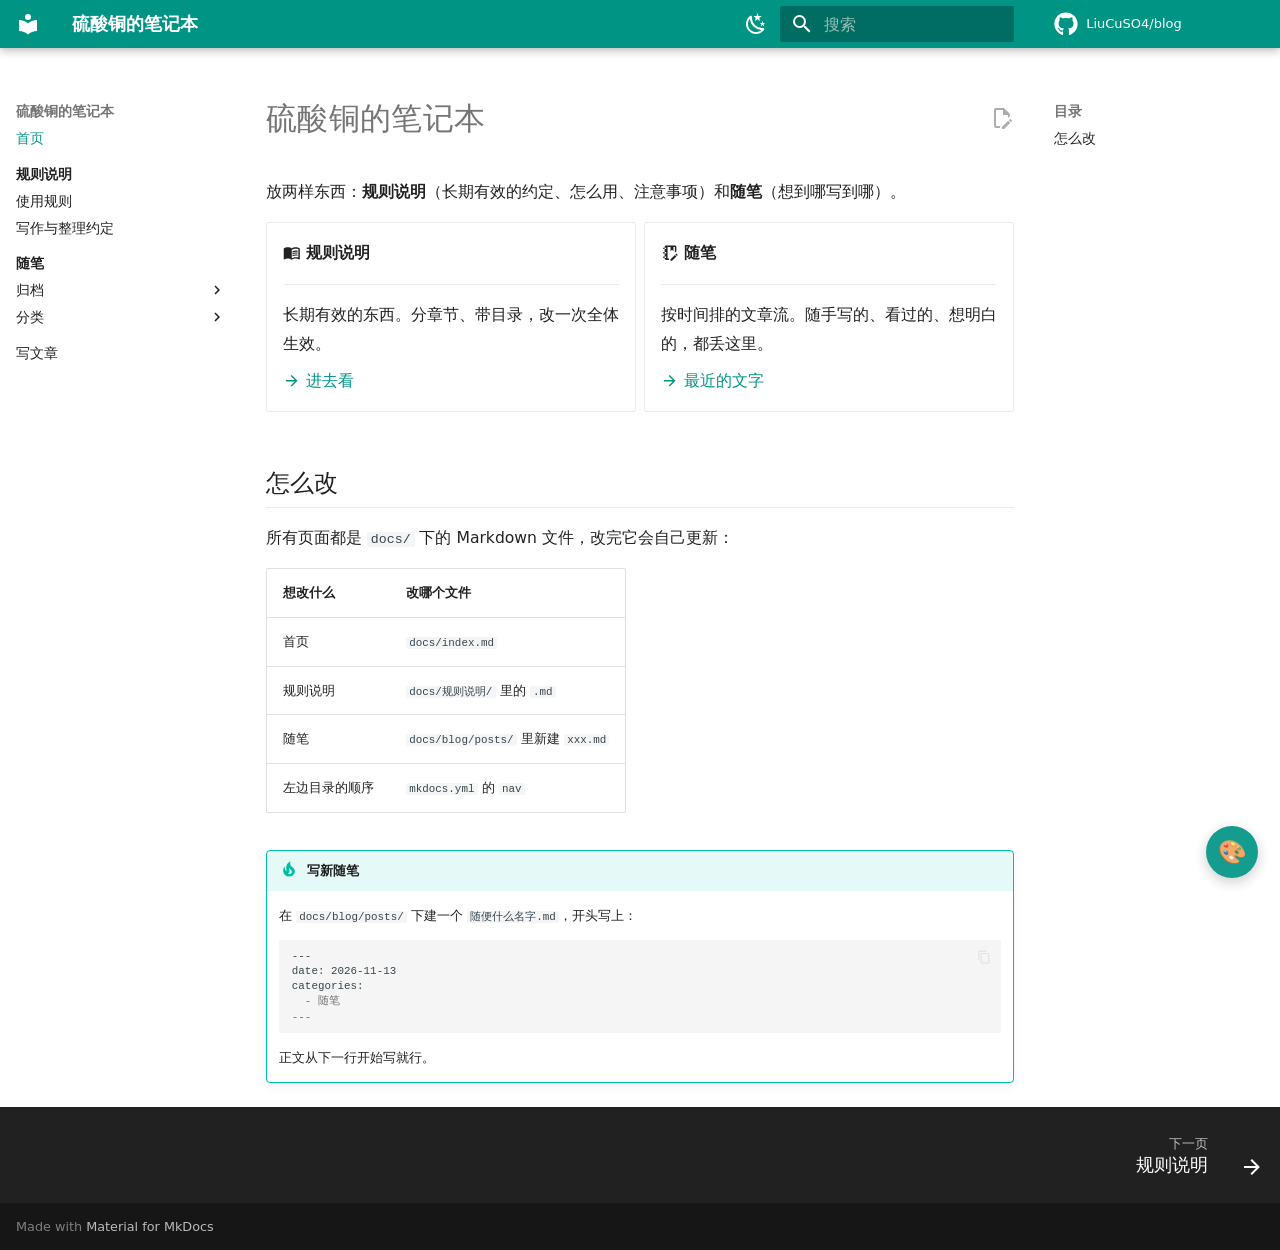
<file: index.html>
<!doctype html>
<html lang="zh" class="no-js">
  <head>
    
      <meta charset="utf-8">
      <meta name="viewport" content="width=device-width,initial-scale=1">
      
        <meta name="description" content="规则说明与随笔">
      
      
      
        <link rel="canonical" href="https://liucuso4.github.io/blog/">
      
      
      
        <link rel="next" href="%E8%A7%84%E5%88%99%E8%AF%B4%E6%98%8E/">
      
      
        
      
      
      <link rel="icon" href="assets/images/favicon.png">
      <meta name="generator" content="mkdocs-1.6.1, mkdocs-material-9.8.1">
    
    
      
        <title>硫酸铜的笔记本</title>
      
    
    
      <link rel="stylesheet" href="assets/stylesheets/main.57a0d79d.min.css">
      
        
        <link rel="stylesheet" href="assets/stylesheets/palette.fb2fffe2.min.css">
      
      


    
    
      
    
    
      
        
        
        <link rel="preconnect" href="https://fonts.gstatic.com" crossorigin>
        <link rel="stylesheet" href="https://fonts.googleapis.com/css?family=Roboto:300,300i,400,400i,700,700i%7CRoboto+Mono:400,400i,700,700i&display=fallback">
        <style>:root{--md-text-font:"Roboto";--md-code-font:"Roboto Mono"}</style>
      
    
    
      <link rel="stylesheet" href="stylesheets/extra.css">
    
    <script>__md_scope=new URL(".",location),__md_hash=e=>[...e].reduce(((e,_)=>(e<<5)-e+_.charCodeAt(0)),0),__md_get=(e,_=localStorage,t=__md_scope)=>JSON.parse(_.getItem(t.pathname+"."+e)),__md_set=(e,_,t=localStorage,a=__md_scope)=>{try{t.setItem(a.pathname+"."+e,JSON.stringify(_))}catch(e){}}</script>
    
      

    
    
  
  <script>
    // 在样式生效前先把背景套上，避免白闪
    (function () {
      try {
        var raw = localStorage.getItem('dfy.blog.bg');
        if (!raw) return;
        var cfg = JSON.parse(raw);
        if (!cfg || !cfg.value) return;
        var el = document.documentElement;
        el.style.setProperty('--dfy-bg', cfg.value);
        el.style.setProperty('--dfy-blur', (cfg.blur || 0) + 'px');
        el.style.setProperty('--dfy-veil-a', (cfg.veil == null ? 0.12 : cfg.veil));
        el.classList.add('dfy-has-bg');
      } catch (e) {}
    })();
  </script>

  </head>
  
  
    
    
      
    
    
    
    
    <body dir="ltr" data-md-color-scheme="default" data-md-color-primary="teal" data-md-color-accent="teal">
  
    
    <input class="md-toggle" data-md-toggle="drawer" type="checkbox" id="__drawer" autocomplete="off">
    <input class="md-toggle" data-md-toggle="search" type="checkbox" id="__search" autocomplete="off">
    <label class="md-overlay" for="__drawer"></label>
    <div data-md-component="skip">
      
        
        <a href="#_1" class="md-skip">
          跳转至
        </a>
      
    </div>
    <div data-md-component="announce">
      
    </div>
    
    
      

  

<header class="md-header md-header--shadow" data-md-component="header">
  <nav class="md-header__inner md-grid" aria-label="页眉">
    <a href="." title="硫酸铜的笔记本" class="md-header__button md-logo" aria-label="硫酸铜的笔记本" data-md-component="logo">
      
  
  <svg xmlns="http://www.w3.org/2000/svg" viewBox="0 0 24 24"><path d="M12 8a3 3 0 0 0 3-3 3 3 0 0 0-3-3 3 3 0 0 0-3 3 3 3 0 0 0 3 3m0 3.54C9.64 9.35 6.5 8 3 8v11c3.5 0 6.64 1.35 9 3.54 2.36-2.19 5.5-3.54 9-3.54V8c-3.5 0-6.64 1.35-9 3.54"/></svg>

    </a>
    <label class="md-header__button md-icon" for="__drawer">
      
      <svg xmlns="http://www.w3.org/2000/svg" viewBox="0 0 24 24"><path d="M3 6h18v2H3zm0 5h18v2H3zm0 5h18v2H3z"/></svg>
    </label>
    <div class="md-header__title" data-md-component="header-title">
      <div class="md-header__ellipsis">
        <div class="md-header__topic">
          <span class="md-ellipsis">
            硫酸铜的笔记本
          </span>
        </div>
        <div class="md-header__topic" data-md-component="header-topic">
          <span class="md-ellipsis">
            
              首页
            
          </span>
        </div>
      </div>
    </div>
    
      
        <form class="md-header__option" data-md-component="palette">
  
    
    
    
    <input class="md-option" data-md-color-media="(prefers-color-scheme: light)" data-md-color-scheme="default" data-md-color-primary="teal" data-md-color-accent="teal"  aria-label="切到夜间"  type="radio" name="__palette" id="__palette_0">
    
      <label class="md-header__button md-icon" title="切到夜间" for="__palette_1" hidden>
        <svg xmlns="http://www.w3.org/2000/svg" viewBox="0 0 24 24"><path d="m17.75 4.09-2.53 1.94.91 3.06-2.63-1.81-2.63 1.81.91-3.06-2.53-1.94L12.44 4l1.06-3 1.06 3zm3.5 6.91-1.64 1.25.59 1.98-1.7-1.17-1.7 1.17.59-1.98L15.75 11l2.06-.05L18.5 9l.69 1.95zm-2.28 4.95c.83-.08 1.72 1.1 1.19 1.85-.32.45-.66.87-1.08 1.27C15.17 23 8.84 23 4.94 19.07c-3.91-3.9-3.91-10.24 0-14.14.4-.4.82-.76 1.27-1.08.75-.53 1.93.36 1.85 1.19-.27 2.86.69 5.83 2.89 8.02a9.96 9.96 0 0 0 8.02 2.89m-1.64 2.02a12.08 12.08 0 0 1-7.8-3.47c-2.17-2.19-3.33-5-3.49-7.82-2.81 3.14-2.7 7.96.31 10.98 3.02 3.01 7.84 3.12 10.98.31"/></svg>
      </label>
    
  
    
    
    
    <input class="md-option" data-md-color-media="(prefers-color-scheme: dark)" data-md-color-scheme="slate" data-md-color-primary="teal" data-md-color-accent="teal"  aria-label="切到日间"  type="radio" name="__palette" id="__palette_1">
    
      <label class="md-header__button md-icon" title="切到日间" for="__palette_0" hidden>
        <svg xmlns="http://www.w3.org/2000/svg" viewBox="0 0 24 24"><path d="M12 7a5 5 0 0 1 5 5 5 5 0 0 1-5 5 5 5 0 0 1-5-5 5 5 0 0 1 5-5m0 2a3 3 0 0 0-3 3 3 3 0 0 0 3 3 3 3 0 0 0 3-3 3 3 0 0 0-3-3m0-7 2.39 3.42C13.65 5.15 12.84 5 12 5s-1.65.15-2.39.42zM3.34 7l4.16-.35A7.2 7.2 0 0 0 5.94 8.5c-.44.74-.69 1.5-.83 2.29zm.02 10 1.76-3.77a7.131 7.131 0 0 0 2.38 4.14zM20.65 7l-1.77 3.79a7.02 7.02 0 0 0-2.38-4.15zm-.01 10-4.14.36c.59-.51 1.12-1.14 1.54-1.86.42-.73.69-1.5.83-2.29zM12 22l-2.41-3.44c.74.27 1.55.44 2.41.44.82 0 1.63-.17 2.37-.44z"/></svg>
      </label>
    
  
</form>
      
    
    
      <script>var palette=__md_get("__palette");if(palette&&palette.color){if("(prefers-color-scheme)"===palette.color.media){var media=matchMedia("(prefers-color-scheme: light)"),input=document.querySelector(media.matches?"[data-md-color-media='(prefers-color-scheme: light)']":"[data-md-color-media='(prefers-color-scheme: dark)']");palette.color.media=input.getAttribute("data-md-color-media"),palette.color.scheme=input.getAttribute("data-md-color-scheme"),palette.color.primary=input.getAttribute("data-md-color-primary"),palette.color.accent=input.getAttribute("data-md-color-accent")}for(var[key,value]of Object.entries(palette.color))document.body.setAttribute("data-md-color-"+key,value)}</script>
    
    
    
      
      
        <label class="md-header__button md-icon" for="__search">
          
          <svg xmlns="http://www.w3.org/2000/svg" viewBox="0 0 24 24"><path d="M9.5 3A6.5 6.5 0 0 1 16 9.5c0 1.61-.59 3.09-1.56 4.23l.27.27h.79l5 5-1.5 1.5-5-5v-.79l-.27-.27A6.52 6.52 0 0 1 9.5 16 6.5 6.5 0 0 1 3 9.5 6.5 6.5 0 0 1 9.5 3m0 2C7 5 5 7 5 9.5S7 14 9.5 14 14 12 14 9.5 12 5 9.5 5"/></svg>
        </label>
        <div class="md-search" data-md-component="search" role="dialog">
  <label class="md-search__overlay" for="__search"></label>
  <div class="md-search__inner" role="search">
    <form class="md-search__form" name="search">
      <input type="text" class="md-search__input" name="query" aria-label="搜索" placeholder="搜索" autocapitalize="off" autocorrect="off" autocomplete="off" spellcheck="false" data-md-component="search-query" required>
      <label class="md-search__icon md-icon" for="__search">
        
        <svg xmlns="http://www.w3.org/2000/svg" viewBox="0 0 24 24"><path d="M9.5 3A6.5 6.5 0 0 1 16 9.5c0 1.61-.59 3.09-1.56 4.23l.27.27h.79l5 5-1.5 1.5-5-5v-.79l-.27-.27A6.52 6.52 0 0 1 9.5 16 6.5 6.5 0 0 1 3 9.5 6.5 6.5 0 0 1 9.5 3m0 2C7 5 5 7 5 9.5S7 14 9.5 14 14 12 14 9.5 12 5 9.5 5"/></svg>
        
        <svg xmlns="http://www.w3.org/2000/svg" viewBox="0 0 24 24"><path d="M20 11v2H8l5.5 5.5-1.42 1.42L4.16 12l7.92-7.92L13.5 5.5 8 11z"/></svg>
      </label>
      <nav class="md-search__options" aria-label="查找">
        
        <button type="reset" class="md-search__icon md-icon" title="清空当前内容" aria-label="清空当前内容" tabindex="-1">
          
          <svg xmlns="http://www.w3.org/2000/svg" viewBox="0 0 24 24"><path d="M19 6.41 17.59 5 12 10.59 6.41 5 5 6.41 10.59 12 5 17.59 6.41 19 12 13.41 17.59 19 19 17.59 13.41 12z"/></svg>
        </button>
      </nav>
      
        <div class="md-search__suggest" data-md-component="search-suggest"></div>
      
    </form>
    <div class="md-search__output">
      <div class="md-search__scrollwrap" tabindex="0" data-md-scrollfix>
        <div class="md-search-result" data-md-component="search-result">
          <div class="md-search-result__meta">
            正在初始化搜索引擎
          </div>
          <ol class="md-search-result__list" role="presentation"></ol>
        </div>
      </div>
    </div>
  </div>
</div>
      
    
    
      <div class="md-header__source">
        <a href="https://github.com/LiuCuSO4/blog" title="前往仓库" class="md-source" data-md-component="source">
  <div class="md-source__icon md-icon">
    
    <svg xmlns="http://www.w3.org/2000/svg" viewBox="0 0 512 512"><!--! Font Awesome Free 7.1.0 by @fontawesome - https://fontawesome.com License - https://fontawesome.com/license/free (Icons: CC BY 4.0, Fonts: SIL OFL 1.1, Code: MIT License) Copyright 2025 Fonticons, Inc.--><path d="M173.9 397.4c0 2-2.3 3.6-5.2 3.6-3.3.3-5.6-1.3-5.6-3.6 0-2 2.3-3.6 5.2-3.6 3-.3 5.6 1.3 5.6 3.6m-31.1-4.5c-.7 2 1.3 4.3 4.3 4.9 2.6 1 5.6 0 6.2-2s-1.3-4.3-4.3-5.2c-2.6-.7-5.5.3-6.2 2.3m44.2-1.7c-2.9.7-4.9 2.6-4.6 4.9.3 2 2.9 3.3 5.9 2.6 2.9-.7 4.9-2.6 4.6-4.6-.3-1.9-3-3.2-5.9-2.9M252.8 8C114.1 8 8 113.3 8 252c0 110.9 69.8 205.8 169.5 239.2 12.8 2.3 17.3-5.6 17.3-12.1 0-6.2-.3-40.4-.3-61.4 0 0-70 15-84.7-29.8 0 0-11.4-29.1-27.8-36.6 0 0-22.9-15.7 1.6-15.4 0 0 24.9 2 38.6 25.8 21.9 38.6 58.6 27.5 72.9 20.9 2.3-16 8.8-27.1 16-33.7-55.9-6.2-112.3-14.3-112.3-110.5 0-27.5 7.6-41.3 23.6-58.9-2.6-6.5-11.1-33.3 2.6-67.9 20.9-6.5 69 27 69 27 20-5.6 41.5-8.5 62.8-8.5s42.8 2.9 62.8 8.5c0 0 48.1-33.6 69-27 13.7 34.7 5.2 61.4 2.6 67.9 16 17.7 25.8 31.5 25.8 58.9 0 96.5-58.9 104.2-114.8 110.5 9.2 7.9 17 22.9 17 46.4 0 33.7-.3 75.4-.3 83.6 0 6.5 4.6 14.4 17.3 12.1C436.2 457.8 504 362.9 504 252 504 113.3 391.5 8 252.8 8M105.2 352.9c-1.3 1-1 3.3.7 5.2 1.6 1.6 3.9 2.3 5.2 1 1.3-1 1-3.3-.7-5.2-1.6-1.6-3.9-2.3-5.2-1m-10.8-8.1c-.7 1.3.3 2.9 2.3 3.9 1.6 1 3.6.7 4.3-.7.7-1.3-.3-2.9-2.3-3.9-2-.6-3.6-.3-4.3.7m32.4 35.6c-1.6 1.3-1 4.3 1.3 6.2 2.3 2.3 5.2 2.6 6.5 1 1.3-1.3.7-4.3-1.3-6.2-2.2-2.3-5.2-2.6-6.5-1m-11.4-14.7c-1.6 1-1.6 3.6 0 5.9s4.3 3.3 5.6 2.3c1.6-1.3 1.6-3.9 0-6.2-1.4-2.3-4-3.3-5.6-2"/></svg>
  </div>
  <div class="md-source__repository">
    LiuCuSO4/blog
  </div>
</a>
      </div>
    
  </nav>
  
</header>
    
    <div class="md-container" data-md-component="container">
      
      
        
          
        
      
      <main class="md-main" data-md-component="main">
        <div class="md-main__inner md-grid">
          
            
              
              <div class="md-sidebar md-sidebar--primary" data-md-component="sidebar" data-md-type="navigation" >
                <div class="md-sidebar__scrollwrap">
                  <div class="md-sidebar__inner">
                    



<nav class="md-nav md-nav--primary" aria-label="导航栏" data-md-level="0">
  <label class="md-nav__title" for="__drawer">
    <a href="." title="硫酸铜的笔记本" class="md-nav__button md-logo" aria-label="硫酸铜的笔记本" data-md-component="logo">
      
  
  <svg xmlns="http://www.w3.org/2000/svg" viewBox="0 0 24 24"><path d="M12 8a3 3 0 0 0 3-3 3 3 0 0 0-3-3 3 3 0 0 0-3 3 3 3 0 0 0 3 3m0 3.54C9.64 9.35 6.5 8 3 8v11c3.5 0 6.64 1.35 9 3.54 2.36-2.19 5.5-3.54 9-3.54V8c-3.5 0-6.64 1.35-9 3.54"/></svg>

    </a>
    硫酸铜的笔记本
  </label>
  
    <div class="md-nav__source">
      <a href="https://github.com/LiuCuSO4/blog" title="前往仓库" class="md-source" data-md-component="source">
  <div class="md-source__icon md-icon">
    
    <svg xmlns="http://www.w3.org/2000/svg" viewBox="0 0 512 512"><!--! Font Awesome Free 7.1.0 by @fontawesome - https://fontawesome.com License - https://fontawesome.com/license/free (Icons: CC BY 4.0, Fonts: SIL OFL 1.1, Code: MIT License) Copyright 2025 Fonticons, Inc.--><path d="M173.9 397.4c0 2-2.3 3.6-5.2 3.6-3.3.3-5.6-1.3-5.6-3.6 0-2 2.3-3.6 5.2-3.6 3-.3 5.6 1.3 5.6 3.6m-31.1-4.5c-.7 2 1.3 4.3 4.3 4.9 2.6 1 5.6 0 6.2-2s-1.3-4.3-4.3-5.2c-2.6-.7-5.5.3-6.2 2.3m44.2-1.7c-2.9.7-4.9 2.6-4.6 4.9.3 2 2.9 3.3 5.9 2.6 2.9-.7 4.9-2.6 4.6-4.6-.3-1.9-3-3.2-5.9-2.9M252.8 8C114.1 8 8 113.3 8 252c0 110.9 69.8 205.8 169.5 239.2 12.8 2.3 17.3-5.6 17.3-12.1 0-6.2-.3-40.4-.3-61.4 0 0-70 15-84.7-29.8 0 0-11.4-29.1-27.8-36.6 0 0-22.9-15.7 1.6-15.4 0 0 24.9 2 38.6 25.8 21.9 38.6 58.6 27.5 72.9 20.9 2.3-16 8.8-27.1 16-33.7-55.9-6.2-112.3-14.3-112.3-110.5 0-27.5 7.6-41.3 23.6-58.9-2.6-6.5-11.1-33.3 2.6-67.9 20.9-6.5 69 27 69 27 20-5.6 41.5-8.5 62.8-8.5s42.8 2.9 62.8 8.5c0 0 48.1-33.6 69-27 13.7 34.7 5.2 61.4 2.6 67.9 16 17.7 25.8 31.5 25.8 58.9 0 96.5-58.9 104.2-114.8 110.5 9.2 7.9 17 22.9 17 46.4 0 33.7-.3 75.4-.3 83.6 0 6.5 4.6 14.4 17.3 12.1C436.2 457.8 504 362.9 504 252 504 113.3 391.5 8 252.8 8M105.2 352.9c-1.3 1-1 3.3.7 5.2 1.6 1.6 3.9 2.3 5.2 1 1.3-1 1-3.3-.7-5.2-1.6-1.6-3.9-2.3-5.2-1m-10.8-8.1c-.7 1.3.3 2.9 2.3 3.9 1.6 1 3.6.7 4.3-.7.7-1.3-.3-2.9-2.3-3.9-2-.6-3.6-.3-4.3.7m32.4 35.6c-1.6 1.3-1 4.3 1.3 6.2 2.3 2.3 5.2 2.6 6.5 1 1.3-1.3.7-4.3-1.3-6.2-2.2-2.3-5.2-2.6-6.5-1m-11.4-14.7c-1.6 1-1.6 3.6 0 5.9s4.3 3.3 5.6 2.3c1.6-1.3 1.6-3.9 0-6.2-1.4-2.3-4-3.3-5.6-2"/></svg>
  </div>
  <div class="md-source__repository">
    LiuCuSO4/blog
  </div>
</a>
    </div>
  
  <ul class="md-nav__list" data-md-scrollfix>
    
      
      
  
  
    
  
  
  
    <li class="md-nav__item md-nav__item--active">
      
      <input class="md-nav__toggle md-toggle" type="checkbox" id="__toc">
      
      
        
      
      
        <label class="md-nav__link md-nav__link--active" for="__toc">
          
  
  
  <span class="md-ellipsis">
    
  
    首页
  

    
  </span>
  
  

          <span class="md-nav__icon md-icon"></span>
        </label>
      
      <a href="." class="md-nav__link md-nav__link--active">
        
  
  
  <span class="md-ellipsis">
    
  
    首页
  

    
  </span>
  
  

      </a>
      
        

<nav class="md-nav md-nav--secondary" aria-label="目录">
  
  
  
    
  
  
    <label class="md-nav__title" for="__toc">
      <span class="md-nav__icon md-icon"></span>
      目录
    </label>
    <ul class="md-nav__list" data-md-component="toc" data-md-scrollfix>
      
        <li class="md-nav__item">
  <a href="#_2" class="md-nav__link">
    <span class="md-ellipsis">
      
        怎么改
      
    </span>
  </a>
  
</li>
      
    </ul>
  
</nav>
      
    </li>
  

    
      
      
  
  
  
  
    
    
      
        
          
        
      
        
      
        
      
    
    
    
      
        
        
      
    
    
    <li class="md-nav__item md-nav__item--section md-nav__item--nested">
      
        
        
        <input class="md-nav__toggle md-toggle " type="checkbox" id="__nav_2" >
        
          
          <div class="md-nav__link md-nav__container">
            <a href="%E8%A7%84%E5%88%99%E8%AF%B4%E6%98%8E/" class="md-nav__link ">
              
  
  
  <span class="md-ellipsis">
    
  
    规则说明
  

    
  </span>
  
  

            </a>
            
              
              <label class="md-nav__link " for="__nav_2" id="__nav_2_label" tabindex="">
                <span class="md-nav__icon md-icon"></span>
              </label>
            
          </div>
        
        <nav class="md-nav" data-md-level="1" aria-labelledby="__nav_2_label" aria-expanded="false">
          <label class="md-nav__title" for="__nav_2">
            <span class="md-nav__icon md-icon"></span>
            
  
    规则说明
  

          </label>
          <ul class="md-nav__list" data-md-scrollfix>
            
              
            
              
                
  
  
  
  
    <li class="md-nav__item">
      <a href="%E8%A7%84%E5%88%99%E8%AF%B4%E6%98%8E/%E4%BD%BF%E7%94%A8%E8%A7%84%E5%88%99/" class="md-nav__link">
        
  
  
  <span class="md-ellipsis">
    
  
    使用规则
  

    
  </span>
  
  

      </a>
    </li>
  

              
            
              
                
  
  
  
  
    <li class="md-nav__item">
      <a href="%E8%A7%84%E5%88%99%E8%AF%B4%E6%98%8E/%E5%86%99%E4%BD%9C%E7%BA%A6%E5%AE%9A/" class="md-nav__link">
        
  
  
  <span class="md-ellipsis">
    
  
    写作与整理约定
  

    
  </span>
  
  

      </a>
    </li>
  

              
            
          </ul>
        </nav>
      
    </li>
  

    
      
      
  
  
  
  
    
    
      
        
          
        
      
        
      
        
      
    
    
    
      
        
        
      
    
    
    <li class="md-nav__item md-nav__item--section md-nav__item--nested">
      
        
        
        <input class="md-nav__toggle md-toggle " type="checkbox" id="__nav_3" >
        
          
          <div class="md-nav__link md-nav__container">
            <a href="blog/" class="md-nav__link ">
              
  
  
  <span class="md-ellipsis">
    
  
    随笔
  

    
  </span>
  
  

            </a>
            
              
              <label class="md-nav__link " for="__nav_3" id="__nav_3_label" tabindex="">
                <span class="md-nav__icon md-icon"></span>
              </label>
            
          </div>
        
        <nav class="md-nav" data-md-level="1" aria-labelledby="__nav_3_label" aria-expanded="false">
          <label class="md-nav__title" for="__nav_3">
            <span class="md-nav__icon md-icon"></span>
            
  
    随笔
  

          </label>
          <ul class="md-nav__list" data-md-scrollfix>
            
              
            
              
                
  
  
  
  
    
    
      
        
      
    
    
    
      
    
    
    <li class="md-nav__item md-nav__item--nested">
      
        
        
        <input class="md-nav__toggle md-toggle " type="checkbox" id="__nav_3_2" >
        
          
          <label class="md-nav__link" for="__nav_3_2" id="__nav_3_2_label" tabindex="0">
            
  
  
  <span class="md-ellipsis">
    
  
    归档
  

    
  </span>
  
  

            <span class="md-nav__icon md-icon"></span>
          </label>
        
        <nav class="md-nav" data-md-level="2" aria-labelledby="__nav_3_2_label" aria-expanded="false">
          <label class="md-nav__title" for="__nav_3_2">
            <span class="md-nav__icon md-icon"></span>
            
  
    归档
  

          </label>
          <ul class="md-nav__list" data-md-scrollfix>
            
              
                
  
  
  
    
  
  
    <li class="md-nav__item">
      <a href="blog/archive/2026/" class="md-nav__link">
        
  
  
  <span class="md-ellipsis">
    
  
    2026
  

    
  </span>
  
  

      </a>
    </li>
  

              
            
          </ul>
        </nav>
      
    </li>
  

              
            
              
                
  
  
  
  
    
    
      
        
      
    
    
    
      
    
    
    <li class="md-nav__item md-nav__item--nested">
      
        
        
        <input class="md-nav__toggle md-toggle " type="checkbox" id="__nav_3_3" >
        
          
          <label class="md-nav__link" for="__nav_3_3" id="__nav_3_3_label" tabindex="0">
            
  
  
  <span class="md-ellipsis">
    
  
    分类
  

    
  </span>
  
  

            <span class="md-nav__icon md-icon"></span>
          </label>
        
        <nav class="md-nav" data-md-level="2" aria-labelledby="__nav_3_3_label" aria-expanded="false">
          <label class="md-nav__title" for="__nav_3_3">
            <span class="md-nav__icon md-icon"></span>
            
  
    分类
  

          </label>
          <ul class="md-nav__list" data-md-scrollfix>
            
              
                
  
  
  
    
  
  
    <li class="md-nav__item">
      <a href="blog/category/%E9%9A%8F%E7%AC%94/" class="md-nav__link">
        
  
  
  <span class="md-ellipsis">
    
  
    随笔
  

    
  </span>
  
  

      </a>
    </li>
  

              
            
          </ul>
        </nav>
      
    </li>
  

              
            
          </ul>
        </nav>
      
    </li>
  

    
      
      
  
  
  
  
    <li class="md-nav__item">
      <a href="write/" class="md-nav__link">
        
  
  
  <span class="md-ellipsis">
    
  
    写文章
  

    
  </span>
  
  

      </a>
    </li>
  

    
  </ul>
</nav>
                  </div>
                </div>
              </div>
            
            
              
              <div class="md-sidebar md-sidebar--secondary" data-md-component="sidebar" data-md-type="toc" >
                <div class="md-sidebar__scrollwrap">
                  <div class="md-sidebar__inner">
                    

<nav class="md-nav md-nav--secondary" aria-label="目录">
  
  
  
    
  
  
    <label class="md-nav__title" for="__toc">
      <span class="md-nav__icon md-icon"></span>
      目录
    </label>
    <ul class="md-nav__list" data-md-component="toc" data-md-scrollfix>
      
        <li class="md-nav__item">
  <a href="#_2" class="md-nav__link">
    <span class="md-ellipsis">
      
        怎么改
      
    </span>
  </a>
  
</li>
      
    </ul>
  
</nav>
                  </div>
                </div>
              </div>
            
          
          
            <div class="md-content" data-md-component="content">
              
              <article class="md-content__inner md-typeset">
                
                  


  
    <a href="https://github.com/LiuCuSO4/blog/edit/main/docs/index.md" title="编辑此页" class="md-content__button md-icon" rel="edit">
      
      <svg xmlns="http://www.w3.org/2000/svg" viewBox="0 0 24 24"><path d="M10 20H6V4h7v5h5v3.1l2-2V8l-6-6H6c-1.1 0-2 .9-2 2v16c0 1.1.9 2 2 2h4zm10.2-7c.1 0 .3.1.4.2l1.3 1.3c.2.2.2.6 0 .8l-1 1-2.1-2.1 1-1c.1-.1.2-.2.4-.2m0 3.9L14.1 23H12v-2.1l6.1-6.1z"/></svg>
    </a>
  
  


<h1 id="_1">硫酸铜的笔记本<a class="headerlink" href="#_1" title="Permanent link">&para;</a></h1>
<p>放两样东西：<strong>规则说明</strong>（长期有效的约定、怎么用、注意事项）和<strong>随笔</strong>（想到哪写到哪）。</p>
<div class="grid cards">
<ul>
<li>
<p><span class="twemoji"><svg xmlns="http://www.w3.org/2000/svg" viewBox="0 0 24 24"><path d="M12 21.5c-1.35-.85-3.8-1.5-5.5-1.5-1.65 0-3.35.3-4.75 1.05-.1.05-.15.05-.25.05-.25 0-.5-.25-.5-.5V6c.6-.45 1.25-.75 2-1 1.11-.35 2.33-.5 3.5-.5 1.95 0 4.05.4 5.5 1.5 1.45-1.1 3.55-1.5 5.5-1.5 1.17 0 2.39.15 3.5.5.75.25 1.4.55 2 1v14.6c0 .25-.25.5-.5.5-.1 0-.15 0-.25-.05-1.4-.75-3.1-1.05-4.75-1.05-1.7 0-4.15.65-5.5 1.5M12 8v11.5c1.35-.85 3.8-1.5 5.5-1.5 1.2 0 2.4.15 3.5.5V7c-1.1-.35-2.3-.5-3.5-.5-1.7 0-4.15.65-5.5 1.5m1 3.5c1.11-.68 2.6-1 4.5-1 .91 0 1.76.09 2.5.28V9.23c-.87-.15-1.71-.23-2.5-.23q-2.655 0-4.5.84zm4.5.17c-1.71 0-3.21.26-4.5.79v1.69c1.11-.65 2.6-.99 4.5-.99 1.04 0 1.88.08 2.5.24v-1.5c-.87-.16-1.71-.23-2.5-.23m2.5 2.9c-.87-.16-1.71-.24-2.5-.24-1.83 0-3.33.27-4.5.8v1.69c1.11-.66 2.6-.99 4.5-.99 1.04 0 1.88.08 2.5.24z"/></svg></span> <strong>规则说明</strong></p>
<hr />
<p>长期有效的东西。分章节、带目录，改一次全体生效。</p>
<p><a href="%E8%A7%84%E5%88%99%E8%AF%B4%E6%98%8E/"><span class="twemoji"><svg xmlns="http://www.w3.org/2000/svg" viewBox="0 0 24 24"><path d="M4 11v2h12l-5.5 5.5 1.42 1.42L19.84 12l-7.92-7.92L10.5 5.5 16 11z"/></svg></span> 进去看</a></p>
</li>
<li>
<p><span class="twemoji"><svg xmlns="http://www.w3.org/2000/svg" viewBox="0 0 24 24"><path d="m19.07 14.88 2.05 2.05L15.06 23H13v-2.06zm1.97-1.75c.14 0 .27.06.38.17l1.28 1.28c.22.21.22.56 0 .77l-1 1-2.05-2.05 1-1c.11-.11.25-.17.39-.17M17 4v6l-2-2-2 2V4H9v16h2v2H7c-1.05 0-2-.95-2-2v-1H3v-2h2v-4H3v-2h2V7H3V5h2V4a2 2 0 0 1 2-2h12c1.05 0 2 .95 2 2v6l-2 2V4zM5 5v2h2V5zm0 6v2h2v-2zm0 6v2h2v-2z"/></svg></span> <strong>随笔</strong></p>
<hr />
<p>按时间排的文章流。随手写的、看过的、想明白的，都丢这里。</p>
<p><a href="blog/"><span class="twemoji"><svg xmlns="http://www.w3.org/2000/svg" viewBox="0 0 24 24"><path d="M4 11v2h12l-5.5 5.5 1.42 1.42L19.84 12l-7.92-7.92L10.5 5.5 16 11z"/></svg></span> 最近的文字</a></p>
</li>
</ul>
</div>
<h2 id="_2">怎么改<a class="headerlink" href="#_2" title="Permanent link">&para;</a></h2>
<p>所有页面都是 <code>docs/</code> 下的 Markdown 文件，改完它会自己更新：</p>
<table>
<thead>
<tr>
<th>想改什么</th>
<th>改哪个文件</th>
</tr>
</thead>
<tbody>
<tr>
<td>首页</td>
<td><code>docs/index.md</code></td>
</tr>
<tr>
<td>规则说明</td>
<td><code>docs/规则说明/</code> 里的 <code>.md</code></td>
</tr>
<tr>
<td>随笔</td>
<td><code>docs/blog/posts/</code> 里新建 <code>xxx.md</code></td>
</tr>
<tr>
<td>左边目录的顺序</td>
<td><code>mkdocs.yml</code> 的 <code>nav</code></td>
</tr>
</tbody>
</table>
<div class="admonition tip">
<p class="admonition-title">写新随笔</p>
<p>在 <code>docs/blog/posts/</code> 下建一个 <code>随便什么名字.md</code>，开头写上：</p>
<div class="highlight"><pre><span></span><code><a id="__codelineno-0-1" name="__codelineno-0-1" href="#__codelineno-0-1"></a>---
<a id="__codelineno-0-2" name="__codelineno-0-2" href="#__codelineno-0-2"></a>date: 2026-11-13
<a id="__codelineno-0-3" name="__codelineno-0-3" href="#__codelineno-0-3"></a>categories:
<a id="__codelineno-0-4" name="__codelineno-0-4" href="#__codelineno-0-4"></a><span class="gu">  - 随笔</span>
<a id="__codelineno-0-5" name="__codelineno-0-5" href="#__codelineno-0-5"></a><span class="gu">---</span>
</code></pre></div>
<p>正文从下一行开始写就行。</p>
</div>












                
              </article>
            </div>
          
          
<script>var target=document.getElementById(location.hash.slice(1));target&&target.name&&(target.checked=target.name.startsWith("__tabbed_"))</script>
        </div>
        
          <button type="button" class="md-top md-icon" data-md-component="top" hidden>
  
  <svg xmlns="http://www.w3.org/2000/svg" viewBox="0 0 24 24"><path d="M13 20h-2V8l-5.5 5.5-1.42-1.42L12 4.16l7.92 7.92-1.42 1.42L13 8z"/></svg>
  回到页面顶部
</button>
        
      </main>
      
        <footer class="md-footer">
  
    
      
      <nav class="md-footer__inner md-grid" aria-label="页脚" >
        
        
          
          <a href="%E8%A7%84%E5%88%99%E8%AF%B4%E6%98%8E/" class="md-footer__link md-footer__link--next" aria-label="下一页: 规则说明">
            <div class="md-footer__title">
              <span class="md-footer__direction">
                下一页
              </span>
              <div class="md-ellipsis">
                规则说明
              </div>
            </div>
            <div class="md-footer__button md-icon">
              
              <svg xmlns="http://www.w3.org/2000/svg" viewBox="0 0 24 24"><path d="M4 11v2h12l-5.5 5.5 1.42 1.42L19.84 12l-7.92-7.92L10.5 5.5 16 11z"/></svg>
            </div>
          </a>
        
      </nav>
    
  
  <div class="md-footer-meta md-typeset">
    <div class="md-footer-meta__inner md-grid">
      <div class="md-copyright">
  
  
    Made with
    <a href="https://squidfunk.github.io/mkdocs-material/" target="_blank" rel="noopener">
      Material for MkDocs
    </a>
  
</div>
      
    </div>
  </div>
</footer>
      
    </div>
    <div class="md-dialog" data-md-component="dialog">
      <div class="md-dialog__inner md-typeset"></div>
    </div>
    
    
    
      
      
      <script id="__config" type="application/json">{"annotate": null, "base": ".", "features": ["navigation.instant", "navigation.tracking", "navigation.sections", "navigation.indexes", "navigation.top", "navigation.footer", "toc.follow", "search.suggest", "search.highlight", "content.code.copy", "content.action.edit"], "search": "assets/javascripts/workers/search.a7633da7.min.js", "tags": null, "translations": {"clipboard.copied": "\u5df2\u590d\u5236", "clipboard.copy": "\u590d\u5236", "search.result.more.one": "\u5728\u8be5\u9875\u4e0a\u8fd8\u6709 1 \u4e2a\u7b26\u5408\u6761\u4ef6\u7684\u7ed3\u679c", "search.result.more.other": "\u5728\u8be5\u9875\u4e0a\u8fd8\u6709 # \u4e2a\u7b26\u5408\u6761\u4ef6\u7684\u7ed3\u679c", "search.result.none": "\u6ca1\u6709\u627e\u5230\u7b26\u5408\u6761\u4ef6\u7684\u7ed3\u679c", "search.result.one": "\u627e\u5230 1 \u4e2a\u7b26\u5408\u6761\u4ef6\u7684\u7ed3\u679c", "search.result.other": "# \u4e2a\u7b26\u5408\u6761\u4ef6\u7684\u7ed3\u679c", "search.result.placeholder": "\u952e\u5165\u4ee5\u5f00\u59cb\u641c\u7d22", "search.result.term.missing": "\u7f3a\u5c11", "select.version": "\u9009\u62e9\u5f53\u524d\u7248\u672c"}, "version": null}</script>
    
    
      <script src="assets/javascripts/bundle.a5f9d56c.min.js"></script>
      
        <script src="javascripts/site.js"></script>
      
    
  </body>
</html>
</file>
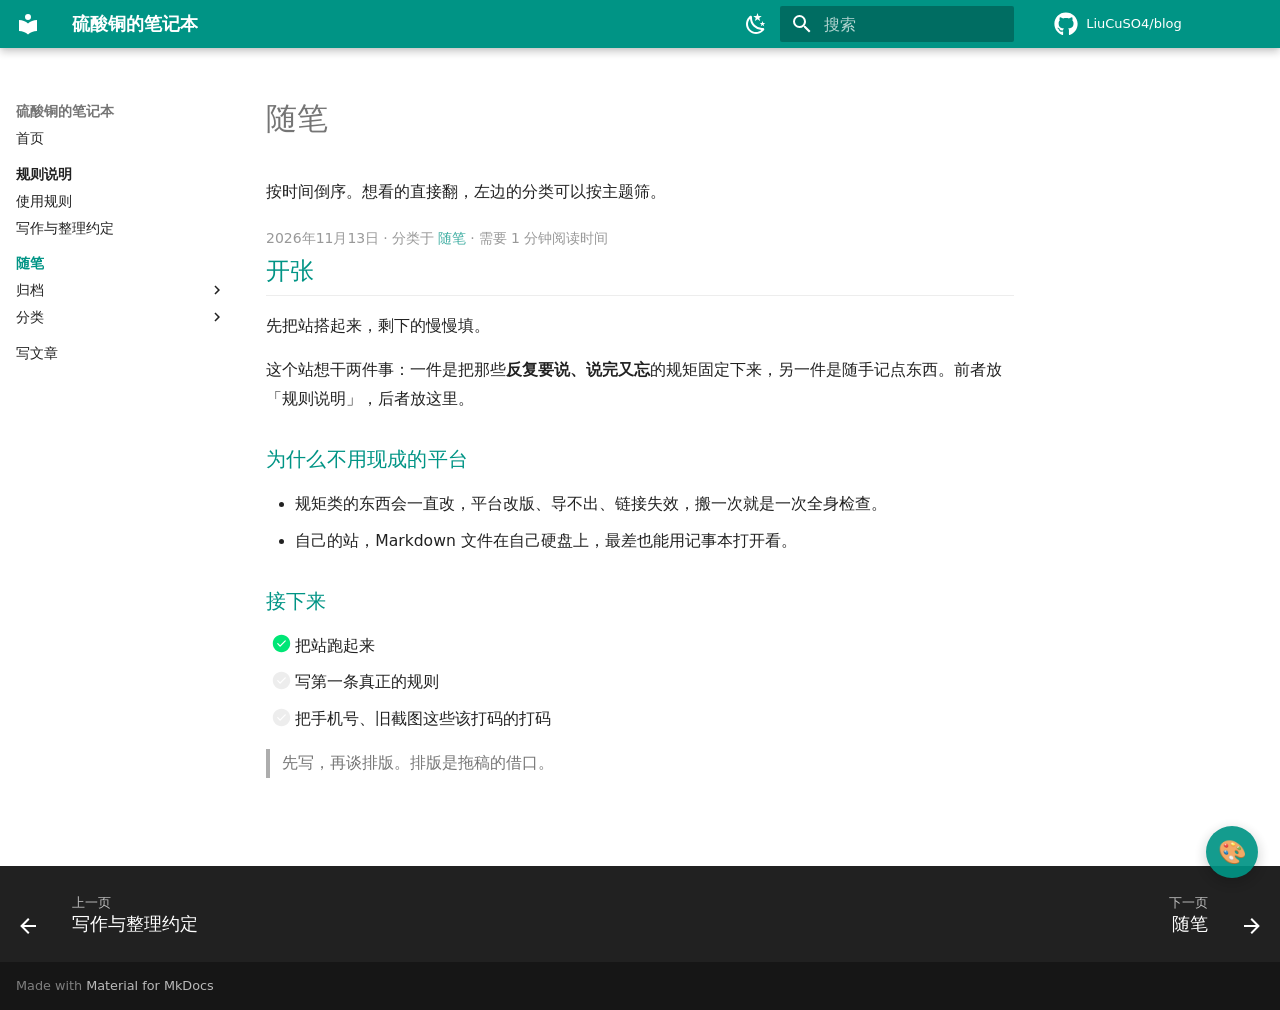
<file: blog/index.html>
<!doctype html>
<html lang="zh" class="no-js">
  <head>
    
      <meta charset="utf-8">
      <meta name="viewport" content="width=device-width,initial-scale=1">
      
        <meta name="description" content="规则说明与随笔">
      
      
      
        <link rel="canonical" href="https://liucuso4.github.io/blog/blog/">
      
      
        <link rel="prev" href="../%E8%A7%84%E5%88%99%E8%AF%B4%E6%98%8E/%E5%86%99%E4%BD%9C%E7%BA%A6%E5%AE%9A/">
      
      
        <link rel="next" href="category/%E9%9A%8F%E7%AC%94/">
      
      
        
      
      
      <link rel="icon" href="../assets/images/favicon.png">
      <meta name="generator" content="mkdocs-1.6.1, mkdocs-material-9.8.1">
    
    
      
        <title>随笔 - 硫酸铜的笔记本</title>
      
    
    
      <link rel="stylesheet" href="../assets/stylesheets/main.57a0d79d.min.css">
      
        
        <link rel="stylesheet" href="../assets/stylesheets/palette.fb2fffe2.min.css">
      
      


    
    
      
    
    
      
        
        
        <link rel="preconnect" href="https://fonts.gstatic.com" crossorigin>
        <link rel="stylesheet" href="https://fonts.googleapis.com/css?family=Roboto:300,300i,400,400i,700,700i%7CRoboto+Mono:400,400i,700,700i&display=fallback">
        <style>:root{--md-text-font:"Roboto";--md-code-font:"Roboto Mono"}</style>
      
    
    
      <link rel="stylesheet" href="../stylesheets/extra.css">
    
    <script>__md_scope=new URL("..",location),__md_hash=e=>[...e].reduce(((e,_)=>(e<<5)-e+_.charCodeAt(0)),0),__md_get=(e,_=localStorage,t=__md_scope)=>JSON.parse(_.getItem(t.pathname+"."+e)),__md_set=(e,_,t=localStorage,a=__md_scope)=>{try{t.setItem(a.pathname+"."+e,JSON.stringify(_))}catch(e){}}</script>
    
      

    
    
  
  <script>
    // 在样式生效前先把背景套上，避免白闪
    (function () {
      try {
        var raw = localStorage.getItem('dfy.blog.bg');
        if (!raw) return;
        var cfg = JSON.parse(raw);
        if (!cfg || !cfg.value) return;
        var el = document.documentElement;
        el.style.setProperty('--dfy-bg', cfg.value);
        el.style.setProperty('--dfy-blur', (cfg.blur || 0) + 'px');
        el.style.setProperty('--dfy-veil-a', (cfg.veil == null ? 0.12 : cfg.veil));
        el.classList.add('dfy-has-bg');
      } catch (e) {}
    })();
  </script>

  </head>
  
  
    
    
      
    
    
    
    
    <body dir="ltr" data-md-color-scheme="default" data-md-color-primary="teal" data-md-color-accent="teal">
  
    
    <input class="md-toggle" data-md-toggle="drawer" type="checkbox" id="__drawer" autocomplete="off">
    <input class="md-toggle" data-md-toggle="search" type="checkbox" id="__search" autocomplete="off">
    <label class="md-overlay" for="__drawer"></label>
    <div data-md-component="skip">
      
        
        <a href="#_1" class="md-skip">
          跳转至
        </a>
      
    </div>
    <div data-md-component="announce">
      
    </div>
    
    
      

  

<header class="md-header md-header--shadow" data-md-component="header">
  <nav class="md-header__inner md-grid" aria-label="页眉">
    <a href=".." title="硫酸铜的笔记本" class="md-header__button md-logo" aria-label="硫酸铜的笔记本" data-md-component="logo">
      
  
  <svg xmlns="http://www.w3.org/2000/svg" viewBox="0 0 24 24"><path d="M12 8a3 3 0 0 0 3-3 3 3 0 0 0-3-3 3 3 0 0 0-3 3 3 3 0 0 0 3 3m0 3.54C9.64 9.35 6.5 8 3 8v11c3.5 0 6.64 1.35 9 3.54 2.36-2.19 5.5-3.54 9-3.54V8c-3.5 0-6.64 1.35-9 3.54"/></svg>

    </a>
    <label class="md-header__button md-icon" for="__drawer">
      
      <svg xmlns="http://www.w3.org/2000/svg" viewBox="0 0 24 24"><path d="M3 6h18v2H3zm0 5h18v2H3zm0 5h18v2H3z"/></svg>
    </label>
    <div class="md-header__title" data-md-component="header-title">
      <div class="md-header__ellipsis">
        <div class="md-header__topic">
          <span class="md-ellipsis">
            硫酸铜的笔记本
          </span>
        </div>
        <div class="md-header__topic" data-md-component="header-topic">
          <span class="md-ellipsis">
            
              随笔
            
          </span>
        </div>
      </div>
    </div>
    
      
        <form class="md-header__option" data-md-component="palette">
  
    
    
    
    <input class="md-option" data-md-color-media="(prefers-color-scheme: light)" data-md-color-scheme="default" data-md-color-primary="teal" data-md-color-accent="teal"  aria-label="切到夜间"  type="radio" name="__palette" id="__palette_0">
    
      <label class="md-header__button md-icon" title="切到夜间" for="__palette_1" hidden>
        <svg xmlns="http://www.w3.org/2000/svg" viewBox="0 0 24 24"><path d="m17.75 4.09-2.53 1.94.91 3.06-2.63-1.81-2.63 1.81.91-3.06-2.53-1.94L12.44 4l1.06-3 1.06 3zm3.5 6.91-1.64 1.25.59 1.98-1.7-1.17-1.7 1.17.59-1.98L15.75 11l2.06-.05L18.5 9l.69 1.95zm-2.28 4.95c.83-.08 1.72 1.1 1.19 1.85-.32.45-.66.87-1.08 1.27C15.17 23 8.84 23 4.94 19.07c-3.91-3.9-3.91-10.24 0-14.14.4-.4.82-.76 1.27-1.08.75-.53 1.93.36 1.85 1.19-.27 2.86.69 5.83 2.89 8.02a9.96 9.96 0 0 0 8.02 2.89m-1.64 2.02a12.08 12.08 0 0 1-7.8-3.47c-2.17-2.19-3.33-5-3.49-7.82-2.81 3.14-2.7 7.96.31 10.98 3.02 3.01 7.84 3.12 10.98.31"/></svg>
      </label>
    
  
    
    
    
    <input class="md-option" data-md-color-media="(prefers-color-scheme: dark)" data-md-color-scheme="slate" data-md-color-primary="teal" data-md-color-accent="teal"  aria-label="切到日间"  type="radio" name="__palette" id="__palette_1">
    
      <label class="md-header__button md-icon" title="切到日间" for="__palette_0" hidden>
        <svg xmlns="http://www.w3.org/2000/svg" viewBox="0 0 24 24"><path d="M12 7a5 5 0 0 1 5 5 5 5 0 0 1-5 5 5 5 0 0 1-5-5 5 5 0 0 1 5-5m0 2a3 3 0 0 0-3 3 3 3 0 0 0 3 3 3 3 0 0 0 3-3 3 3 0 0 0-3-3m0-7 2.39 3.42C13.65 5.15 12.84 5 12 5s-1.65.15-2.39.42zM3.34 7l4.16-.35A7.2 7.2 0 0 0 5.94 8.5c-.44.74-.69 1.5-.83 2.29zm.02 10 1.76-3.77a7.131 7.131 0 0 0 2.38 4.14zM20.65 7l-1.77 3.79a7.02 7.02 0 0 0-2.38-4.15zm-.01 10-4.14.36c.59-.51 1.12-1.14 1.54-1.86.42-.73.69-1.5.83-2.29zM12 22l-2.41-3.44c.74.27 1.55.44 2.41.44.82 0 1.63-.17 2.37-.44z"/></svg>
      </label>
    
  
</form>
      
    
    
      <script>var palette=__md_get("__palette");if(palette&&palette.color){if("(prefers-color-scheme)"===palette.color.media){var media=matchMedia("(prefers-color-scheme: light)"),input=document.querySelector(media.matches?"[data-md-color-media='(prefers-color-scheme: light)']":"[data-md-color-media='(prefers-color-scheme: dark)']");palette.color.media=input.getAttribute("data-md-color-media"),palette.color.scheme=input.getAttribute("data-md-color-scheme"),palette.color.primary=input.getAttribute("data-md-color-primary"),palette.color.accent=input.getAttribute("data-md-color-accent")}for(var[key,value]of Object.entries(palette.color))document.body.setAttribute("data-md-color-"+key,value)}</script>
    
    
    
      
      
        <label class="md-header__button md-icon" for="__search">
          
          <svg xmlns="http://www.w3.org/2000/svg" viewBox="0 0 24 24"><path d="M9.5 3A6.5 6.5 0 0 1 16 9.5c0 1.61-.59 3.09-1.56 4.23l.27.27h.79l5 5-1.5 1.5-5-5v-.79l-.27-.27A6.52 6.52 0 0 1 9.5 16 6.5 6.5 0 0 1 3 9.5 6.5 6.5 0 0 1 9.5 3m0 2C7 5 5 7 5 9.5S7 14 9.5 14 14 12 14 9.5 12 5 9.5 5"/></svg>
        </label>
        <div class="md-search" data-md-component="search" role="dialog">
  <label class="md-search__overlay" for="__search"></label>
  <div class="md-search__inner" role="search">
    <form class="md-search__form" name="search">
      <input type="text" class="md-search__input" name="query" aria-label="搜索" placeholder="搜索" autocapitalize="off" autocorrect="off" autocomplete="off" spellcheck="false" data-md-component="search-query" required>
      <label class="md-search__icon md-icon" for="__search">
        
        <svg xmlns="http://www.w3.org/2000/svg" viewBox="0 0 24 24"><path d="M9.5 3A6.5 6.5 0 0 1 16 9.5c0 1.61-.59 3.09-1.56 4.23l.27.27h.79l5 5-1.5 1.5-5-5v-.79l-.27-.27A6.52 6.52 0 0 1 9.5 16 6.5 6.5 0 0 1 3 9.5 6.5 6.5 0 0 1 9.5 3m0 2C7 5 5 7 5 9.5S7 14 9.5 14 14 12 14 9.5 12 5 9.5 5"/></svg>
        
        <svg xmlns="http://www.w3.org/2000/svg" viewBox="0 0 24 24"><path d="M20 11v2H8l5.5 5.5-1.42 1.42L4.16 12l7.92-7.92L13.5 5.5 8 11z"/></svg>
      </label>
      <nav class="md-search__options" aria-label="查找">
        
        <button type="reset" class="md-search__icon md-icon" title="清空当前内容" aria-label="清空当前内容" tabindex="-1">
          
          <svg xmlns="http://www.w3.org/2000/svg" viewBox="0 0 24 24"><path d="M19 6.41 17.59 5 12 10.59 6.41 5 5 6.41 10.59 12 5 17.59 6.41 19 12 13.41 17.59 19 19 17.59 13.41 12z"/></svg>
        </button>
      </nav>
      
        <div class="md-search__suggest" data-md-component="search-suggest"></div>
      
    </form>
    <div class="md-search__output">
      <div class="md-search__scrollwrap" tabindex="0" data-md-scrollfix>
        <div class="md-search-result" data-md-component="search-result">
          <div class="md-search-result__meta">
            正在初始化搜索引擎
          </div>
          <ol class="md-search-result__list" role="presentation"></ol>
        </div>
      </div>
    </div>
  </div>
</div>
      
    
    
      <div class="md-header__source">
        <a href="https://github.com/LiuCuSO4/blog" title="前往仓库" class="md-source" data-md-component="source">
  <div class="md-source__icon md-icon">
    
    <svg xmlns="http://www.w3.org/2000/svg" viewBox="0 0 512 512"><!--! Font Awesome Free 7.1.0 by @fontawesome - https://fontawesome.com License - https://fontawesome.com/license/free (Icons: CC BY 4.0, Fonts: SIL OFL 1.1, Code: MIT License) Copyright 2025 Fonticons, Inc.--><path d="M173.9 397.4c0 2-2.3 3.6-5.2 3.6-3.3.3-5.6-1.3-5.6-3.6 0-2 2.3-3.6 5.2-3.6 3-.3 5.6 1.3 5.6 3.6m-31.1-4.5c-.7 2 1.3 4.3 4.3 4.9 2.6 1 5.6 0 6.2-2s-1.3-4.3-4.3-5.2c-2.6-.7-5.5.3-6.2 2.3m44.2-1.7c-2.9.7-4.9 2.6-4.6 4.9.3 2 2.9 3.3 5.9 2.6 2.9-.7 4.9-2.6 4.6-4.6-.3-1.9-3-3.2-5.9-2.9M252.8 8C114.1 8 8 113.3 8 252c0 110.9 69.8 205.8 169.5 239.2 12.8 2.3 17.3-5.6 17.3-12.1 0-6.2-.3-40.4-.3-61.4 0 0-70 15-84.7-29.8 0 0-11.4-29.1-27.8-36.6 0 0-22.9-15.7 1.6-15.4 0 0 24.9 2 38.6 25.8 21.9 38.6 58.6 27.5 72.9 20.9 2.3-16 8.8-27.1 16-33.7-55.9-6.2-112.3-14.3-112.3-110.5 0-27.5 7.6-41.3 23.6-58.9-2.6-6.5-11.1-33.3 2.6-67.9 20.9-6.5 69 27 69 27 20-5.6 41.5-8.5 62.8-8.5s42.8 2.9 62.8 8.5c0 0 48.1-33.6 69-27 13.7 34.7 5.2 61.4 2.6 67.9 16 17.7 25.8 31.5 25.8 58.9 0 96.5-58.9 104.2-114.8 110.5 9.2 7.9 17 22.9 17 46.4 0 33.7-.3 75.4-.3 83.6 0 6.5 4.6 14.4 17.3 12.1C436.2 457.8 504 362.9 504 252 504 113.3 391.5 8 252.8 8M105.2 352.9c-1.3 1-1 3.3.7 5.2 1.6 1.6 3.9 2.3 5.2 1 1.3-1 1-3.3-.7-5.2-1.6-1.6-3.9-2.3-5.2-1m-10.8-8.1c-.7 1.3.3 2.9 2.3 3.9 1.6 1 3.6.7 4.3-.7.7-1.3-.3-2.9-2.3-3.9-2-.6-3.6-.3-4.3.7m32.4 35.6c-1.6 1.3-1 4.3 1.3 6.2 2.3 2.3 5.2 2.6 6.5 1 1.3-1.3.7-4.3-1.3-6.2-2.2-2.3-5.2-2.6-6.5-1m-11.4-14.7c-1.6 1-1.6 3.6 0 5.9s4.3 3.3 5.6 2.3c1.6-1.3 1.6-3.9 0-6.2-1.4-2.3-4-3.3-5.6-2"/></svg>
  </div>
  <div class="md-source__repository">
    LiuCuSO4/blog
  </div>
</a>
      </div>
    
  </nav>
  
</header>
    
    <div class="md-container" data-md-component="container">
      
      
        
          
        
      
      <main class="md-main" data-md-component="main">
        <div class="md-main__inner md-grid">
          
            
              
              <div class="md-sidebar md-sidebar--primary" data-md-component="sidebar" data-md-type="navigation" >
                <div class="md-sidebar__scrollwrap">
                  <div class="md-sidebar__inner">
                    



<nav class="md-nav md-nav--primary" aria-label="导航栏" data-md-level="0">
  <label class="md-nav__title" for="__drawer">
    <a href=".." title="硫酸铜的笔记本" class="md-nav__button md-logo" aria-label="硫酸铜的笔记本" data-md-component="logo">
      
  
  <svg xmlns="http://www.w3.org/2000/svg" viewBox="0 0 24 24"><path d="M12 8a3 3 0 0 0 3-3 3 3 0 0 0-3-3 3 3 0 0 0-3 3 3 3 0 0 0 3 3m0 3.54C9.64 9.35 6.5 8 3 8v11c3.5 0 6.64 1.35 9 3.54 2.36-2.19 5.5-3.54 9-3.54V8c-3.5 0-6.64 1.35-9 3.54"/></svg>

    </a>
    硫酸铜的笔记本
  </label>
  
    <div class="md-nav__source">
      <a href="https://github.com/LiuCuSO4/blog" title="前往仓库" class="md-source" data-md-component="source">
  <div class="md-source__icon md-icon">
    
    <svg xmlns="http://www.w3.org/2000/svg" viewBox="0 0 512 512"><!--! Font Awesome Free 7.1.0 by @fontawesome - https://fontawesome.com License - https://fontawesome.com/license/free (Icons: CC BY 4.0, Fonts: SIL OFL 1.1, Code: MIT License) Copyright 2025 Fonticons, Inc.--><path d="M173.9 397.4c0 2-2.3 3.6-5.2 3.6-3.3.3-5.6-1.3-5.6-3.6 0-2 2.3-3.6 5.2-3.6 3-.3 5.6 1.3 5.6 3.6m-31.1-4.5c-.7 2 1.3 4.3 4.3 4.9 2.6 1 5.6 0 6.2-2s-1.3-4.3-4.3-5.2c-2.6-.7-5.5.3-6.2 2.3m44.2-1.7c-2.9.7-4.9 2.6-4.6 4.9.3 2 2.9 3.3 5.9 2.6 2.9-.7 4.9-2.6 4.6-4.6-.3-1.9-3-3.2-5.9-2.9M252.8 8C114.1 8 8 113.3 8 252c0 110.9 69.8 205.8 169.5 239.2 12.8 2.3 17.3-5.6 17.3-12.1 0-6.2-.3-40.4-.3-61.4 0 0-70 15-84.7-29.8 0 0-11.4-29.1-27.8-36.6 0 0-22.9-15.7 1.6-15.4 0 0 24.9 2 38.6 25.8 21.9 38.6 58.6 27.5 72.9 20.9 2.3-16 8.8-27.1 16-33.7-55.9-6.2-112.3-14.3-112.3-110.5 0-27.5 7.6-41.3 23.6-58.9-2.6-6.5-11.1-33.3 2.6-67.9 20.9-6.5 69 27 69 27 20-5.6 41.5-8.5 62.8-8.5s42.8 2.9 62.8 8.5c0 0 48.1-33.6 69-27 13.7 34.7 5.2 61.4 2.6 67.9 16 17.7 25.8 31.5 25.8 58.9 0 96.5-58.9 104.2-114.8 110.5 9.2 7.9 17 22.9 17 46.4 0 33.7-.3 75.4-.3 83.6 0 6.5 4.6 14.4 17.3 12.1C436.2 457.8 504 362.9 504 252 504 113.3 391.5 8 252.8 8M105.2 352.9c-1.3 1-1 3.3.7 5.2 1.6 1.6 3.9 2.3 5.2 1 1.3-1 1-3.3-.7-5.2-1.6-1.6-3.9-2.3-5.2-1m-10.8-8.1c-.7 1.3.3 2.9 2.3 3.9 1.6 1 3.6.7 4.3-.7.7-1.3-.3-2.9-2.3-3.9-2-.6-3.6-.3-4.3.7m32.4 35.6c-1.6 1.3-1 4.3 1.3 6.2 2.3 2.3 5.2 2.6 6.5 1 1.3-1.3.7-4.3-1.3-6.2-2.2-2.3-5.2-2.6-6.5-1m-11.4-14.7c-1.6 1-1.6 3.6 0 5.9s4.3 3.3 5.6 2.3c1.6-1.3 1.6-3.9 0-6.2-1.4-2.3-4-3.3-5.6-2"/></svg>
  </div>
  <div class="md-source__repository">
    LiuCuSO4/blog
  </div>
</a>
    </div>
  
  <ul class="md-nav__list" data-md-scrollfix>
    
      
      
  
  
  
  
    <li class="md-nav__item">
      <a href=".." class="md-nav__link">
        
  
  
  <span class="md-ellipsis">
    
  
    首页
  

    
  </span>
  
  

      </a>
    </li>
  

    
      
      
  
  
  
  
    
    
      
        
          
        
      
        
      
        
      
    
    
    
      
        
        
      
    
    
    <li class="md-nav__item md-nav__item--section md-nav__item--nested">
      
        
        
        <input class="md-nav__toggle md-toggle " type="checkbox" id="__nav_2" >
        
          
          <div class="md-nav__link md-nav__container">
            <a href="../%E8%A7%84%E5%88%99%E8%AF%B4%E6%98%8E/" class="md-nav__link ">
              
  
  
  <span class="md-ellipsis">
    
  
    规则说明
  

    
  </span>
  
  

            </a>
            
              
              <label class="md-nav__link " for="__nav_2" id="__nav_2_label" tabindex="">
                <span class="md-nav__icon md-icon"></span>
              </label>
            
          </div>
        
        <nav class="md-nav" data-md-level="1" aria-labelledby="__nav_2_label" aria-expanded="false">
          <label class="md-nav__title" for="__nav_2">
            <span class="md-nav__icon md-icon"></span>
            
  
    规则说明
  

          </label>
          <ul class="md-nav__list" data-md-scrollfix>
            
              
            
              
                
  
  
  
  
    <li class="md-nav__item">
      <a href="../%E8%A7%84%E5%88%99%E8%AF%B4%E6%98%8E/%E4%BD%BF%E7%94%A8%E8%A7%84%E5%88%99/" class="md-nav__link">
        
  
  
  <span class="md-ellipsis">
    
  
    使用规则
  

    
  </span>
  
  

      </a>
    </li>
  

              
            
              
                
  
  
  
  
    <li class="md-nav__item">
      <a href="../%E8%A7%84%E5%88%99%E8%AF%B4%E6%98%8E/%E5%86%99%E4%BD%9C%E7%BA%A6%E5%AE%9A/" class="md-nav__link">
        
  
  
  <span class="md-ellipsis">
    
  
    写作与整理约定
  

    
  </span>
  
  

      </a>
    </li>
  

              
            
          </ul>
        </nav>
      
    </li>
  

    
      
      
  
  
    
  
  
  
    
    
      
        
          
        
      
        
      
        
      
    
    
    
      
        
        
      
    
    
    <li class="md-nav__item md-nav__item--active md-nav__item--section md-nav__item--nested">
      
        
        
        <input class="md-nav__toggle md-toggle " type="checkbox" id="__nav_3" checked>
        
          
          <div class="md-nav__link md-nav__container">
            <a href="./" class="md-nav__link md-nav__link--active">
              
  
  
  <span class="md-ellipsis">
    
  
    随笔
  

    
  </span>
  
  

            </a>
            
              
              <label class="md-nav__link md-nav__link--active" for="__nav_3" id="__nav_3_label" tabindex="">
                <span class="md-nav__icon md-icon"></span>
              </label>
            
          </div>
        
        <nav class="md-nav" data-md-level="1" aria-labelledby="__nav_3_label" aria-expanded="true">
          <label class="md-nav__title" for="__nav_3">
            <span class="md-nav__icon md-icon"></span>
            
  
    随笔
  

          </label>
          <ul class="md-nav__list" data-md-scrollfix>
            
              
            
              
                
  
  
  
  
    
    
      
        
      
    
    
    
      
    
    
    <li class="md-nav__item md-nav__item--nested">
      
        
        
        <input class="md-nav__toggle md-toggle " type="checkbox" id="__nav_3_2" >
        
          
          <label class="md-nav__link" for="__nav_3_2" id="__nav_3_2_label" tabindex="0">
            
  
  
  <span class="md-ellipsis">
    
  
    归档
  

    
  </span>
  
  

            <span class="md-nav__icon md-icon"></span>
          </label>
        
        <nav class="md-nav" data-md-level="2" aria-labelledby="__nav_3_2_label" aria-expanded="false">
          <label class="md-nav__title" for="__nav_3_2">
            <span class="md-nav__icon md-icon"></span>
            
  
    归档
  

          </label>
          <ul class="md-nav__list" data-md-scrollfix>
            
              
                
  
  
  
    
  
  
    <li class="md-nav__item">
      <a href="archive/2026/" class="md-nav__link">
        
  
  
  <span class="md-ellipsis">
    
  
    2026
  

    
  </span>
  
  

      </a>
    </li>
  

              
            
          </ul>
        </nav>
      
    </li>
  

              
            
              
                
  
  
  
  
    
    
      
        
      
    
    
    
      
    
    
    <li class="md-nav__item md-nav__item--nested">
      
        
        
        <input class="md-nav__toggle md-toggle " type="checkbox" id="__nav_3_3" >
        
          
          <label class="md-nav__link" for="__nav_3_3" id="__nav_3_3_label" tabindex="0">
            
  
  
  <span class="md-ellipsis">
    
  
    分类
  

    
  </span>
  
  

            <span class="md-nav__icon md-icon"></span>
          </label>
        
        <nav class="md-nav" data-md-level="2" aria-labelledby="__nav_3_3_label" aria-expanded="false">
          <label class="md-nav__title" for="__nav_3_3">
            <span class="md-nav__icon md-icon"></span>
            
  
    分类
  

          </label>
          <ul class="md-nav__list" data-md-scrollfix>
            
              
                
  
  
  
    
  
  
    <li class="md-nav__item">
      <a href="category/%E9%9A%8F%E7%AC%94/" class="md-nav__link">
        
  
  
  <span class="md-ellipsis">
    
  
    随笔
  

    
  </span>
  
  

      </a>
    </li>
  

              
            
          </ul>
        </nav>
      
    </li>
  

              
            
          </ul>
        </nav>
      
    </li>
  

    
      
      
  
  
  
  
    <li class="md-nav__item">
      <a href="../write/" class="md-nav__link">
        
  
  
  <span class="md-ellipsis">
    
  
    写文章
  

    
  </span>
  
  

      </a>
    </li>
  

    
  </ul>
</nav>
                  </div>
                </div>
              </div>
            
            
              
              <div class="md-sidebar md-sidebar--secondary" data-md-component="sidebar" data-md-type="toc" >
                <div class="md-sidebar__scrollwrap">
                  <div class="md-sidebar__inner">
                    

<nav class="md-nav md-nav--secondary" aria-label="目录">
  
  
  
    
  
  
</nav>
                  </div>
                </div>
              </div>
            
          
          
  <div class="md-content" data-md-component="content">
    <div class="md-content__inner">
      <header class="md-typeset">
        <h1 id="_1">随笔<a class="headerlink" href="#_1" title="Permanent link">&para;</a></h1>
<p>按时间倒序。想看的直接翻，左边的分类可以按主题筛。</p>
<!-- more -->
      </header>
      
        <article class="md-post md-post--excerpt">
  <header class="md-post__header">
    
    <div class="md-post__meta md-meta">
      <ul class="md-meta__list">
        <li class="md-meta__item">
          <time datetime="2026-11-13 00:00:00+00:00">2026年11月13日</time></li>
        
          <li class="md-meta__item">
            分类于
            
              <a href="category/%E9%9A%8F%E7%AC%94/" class="md-meta__link">随笔</a></li>
        
        
          
          <li class="md-meta__item">
            
              需要 1 分钟阅读时间
            
          </li>
        
        
      </ul>
      
    </div>
  </header>
  <div class="md-post__content md-typeset">
    <h2 id="_1"><a class="toclink" href="%E5%BC%80%E5%BC%A0/">开张</a></h2>
<p>先把站搭起来，剩下的慢慢填。</p>
<p>这个站想干两件事：一件是把那些<strong>反复要说、说完又忘</strong>的规矩固定下来，另一件是随手记点东西。前者放「规则说明」，后者放这里。</p>
<h3 id="_2"><a class="toclink" href="%E5%BC%80%E5%BC%A0/#_2">为什么不用现成的平台</a></h3>
<ul>
<li>规矩类的东西会一直改，平台改版、导不出、链接失效，搬一次就是一次全身检查。</li>
<li>自己的站，Markdown 文件在自己硬盘上，最差也能用记事本打开看。</li>
</ul>
<h3 id="_3"><a class="toclink" href="%E5%BC%80%E5%BC%A0/#_3">接下来</a></h3>
<ul class="task-list">
<li class="task-list-item"><label class="task-list-control"><input type="checkbox" disabled checked/><span class="task-list-indicator"></span></label> 把站跑起来</li>
<li class="task-list-item"><label class="task-list-control"><input type="checkbox" disabled/><span class="task-list-indicator"></span></label> 写第一条真正的规则</li>
<li class="task-list-item"><label class="task-list-control"><input type="checkbox" disabled/><span class="task-list-indicator"></span></label> 把手机号、旧截图这些该打码的打码</li>
</ul>
<blockquote>
<p>先写，再谈排版。排版是拖稿的借口。</p>
</blockquote>
    
    
  </div>
</article>
      
      
        
          



<nav class="md-pagination">
  
</nav>
        
      
    </div>
  </div>

          
<script>var target=document.getElementById(location.hash.slice(1));target&&target.name&&(target.checked=target.name.startsWith("__tabbed_"))</script>
        </div>
        
          <button type="button" class="md-top md-icon" data-md-component="top" hidden>
  
  <svg xmlns="http://www.w3.org/2000/svg" viewBox="0 0 24 24"><path d="M13 20h-2V8l-5.5 5.5-1.42-1.42L12 4.16l7.92 7.92-1.42 1.42L13 8z"/></svg>
  回到页面顶部
</button>
        
      </main>
      
        <footer class="md-footer">
  
    
      
      <nav class="md-footer__inner md-grid" aria-label="页脚" >
        
          
          <a href="../%E8%A7%84%E5%88%99%E8%AF%B4%E6%98%8E/%E5%86%99%E4%BD%9C%E7%BA%A6%E5%AE%9A/" class="md-footer__link md-footer__link--prev" aria-label="上一页: 写作与整理约定">
            <div class="md-footer__button md-icon">
              
              <svg xmlns="http://www.w3.org/2000/svg" viewBox="0 0 24 24"><path d="M20 11v2H8l5.5 5.5-1.42 1.42L4.16 12l7.92-7.92L13.5 5.5 8 11z"/></svg>
            </div>
            <div class="md-footer__title">
              <span class="md-footer__direction">
                上一页
              </span>
              <div class="md-ellipsis">
                写作与整理约定
              </div>
            </div>
          </a>
        
        
          
          <a href="category/%E9%9A%8F%E7%AC%94/" class="md-footer__link md-footer__link--next" aria-label="下一页: 随笔">
            <div class="md-footer__title">
              <span class="md-footer__direction">
                下一页
              </span>
              <div class="md-ellipsis">
                随笔
              </div>
            </div>
            <div class="md-footer__button md-icon">
              
              <svg xmlns="http://www.w3.org/2000/svg" viewBox="0 0 24 24"><path d="M4 11v2h12l-5.5 5.5 1.42 1.42L19.84 12l-7.92-7.92L10.5 5.5 16 11z"/></svg>
            </div>
          </a>
        
      </nav>
    
  
  <div class="md-footer-meta md-typeset">
    <div class="md-footer-meta__inner md-grid">
      <div class="md-copyright">
  
  
    Made with
    <a href="https://squidfunk.github.io/mkdocs-material/" target="_blank" rel="noopener">
      Material for MkDocs
    </a>
  
</div>
      
    </div>
  </div>
</footer>
      
    </div>
    <div class="md-dialog" data-md-component="dialog">
      <div class="md-dialog__inner md-typeset"></div>
    </div>
    
    
    
      
      
      <script id="__config" type="application/json">{"annotate": null, "base": "..", "features": ["navigation.instant", "navigation.tracking", "navigation.sections", "navigation.indexes", "navigation.top", "navigation.footer", "toc.follow", "search.suggest", "search.highlight", "content.code.copy", "content.action.edit"], "search": "../assets/javascripts/workers/search.a7633da7.min.js", "tags": null, "translations": {"clipboard.copied": "\u5df2\u590d\u5236", "clipboard.copy": "\u590d\u5236", "search.result.more.one": "\u5728\u8be5\u9875\u4e0a\u8fd8\u6709 1 \u4e2a\u7b26\u5408\u6761\u4ef6\u7684\u7ed3\u679c", "search.result.more.other": "\u5728\u8be5\u9875\u4e0a\u8fd8\u6709 # \u4e2a\u7b26\u5408\u6761\u4ef6\u7684\u7ed3\u679c", "search.result.none": "\u6ca1\u6709\u627e\u5230\u7b26\u5408\u6761\u4ef6\u7684\u7ed3\u679c", "search.result.one": "\u627e\u5230 1 \u4e2a\u7b26\u5408\u6761\u4ef6\u7684\u7ed3\u679c", "search.result.other": "# \u4e2a\u7b26\u5408\u6761\u4ef6\u7684\u7ed3\u679c", "search.result.placeholder": "\u952e\u5165\u4ee5\u5f00\u59cb\u641c\u7d22", "search.result.term.missing": "\u7f3a\u5c11", "select.version": "\u9009\u62e9\u5f53\u524d\u7248\u672c"}, "version": null}</script>
    
    
      <script src="../assets/javascripts/bundle.a5f9d56c.min.js"></script>
      
        <script src="../javascripts/site.js"></script>
      
    
  </body>
</html>
</file>
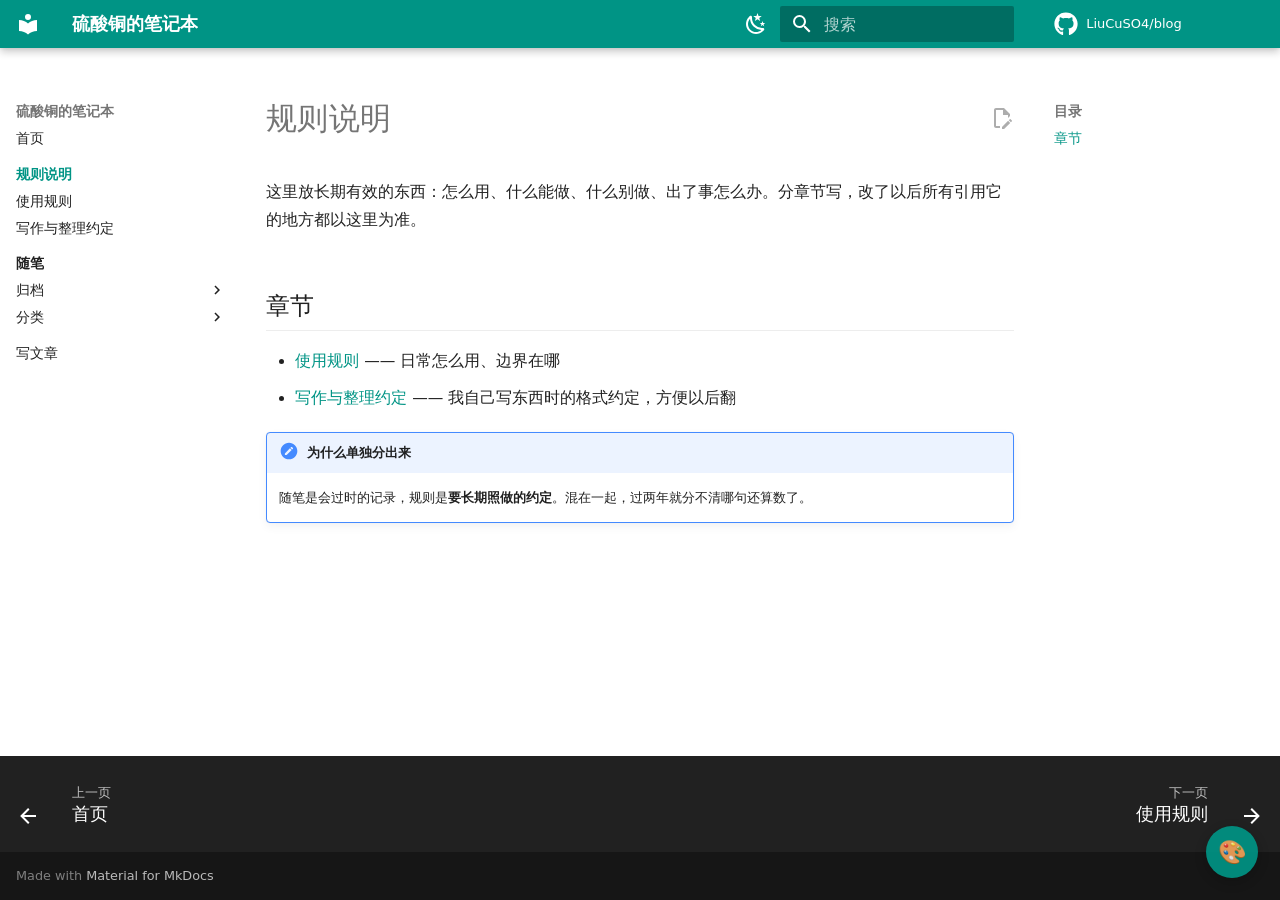
<file: 规则说明/index.html>
<!doctype html>
<html lang="zh" class="no-js">
  <head>
    
      <meta charset="utf-8">
      <meta name="viewport" content="width=device-width,initial-scale=1">
      
        <meta name="description" content="规则说明与随笔">
      
      
      
        <link rel="canonical" href="https://liucuso4.github.io/blog/%E8%A7%84%E5%88%99%E8%AF%B4%E6%98%8E/">
      
      
        <link rel="prev" href="..">
      
      
        <link rel="next" href="%E4%BD%BF%E7%94%A8%E8%A7%84%E5%88%99/">
      
      
        
      
      
      <link rel="icon" href="../assets/images/favicon.png">
      <meta name="generator" content="mkdocs-1.6.1, mkdocs-material-9.8.1">
    
    
      
        <title>规则说明 - 硫酸铜的笔记本</title>
      
    
    
      <link rel="stylesheet" href="../assets/stylesheets/main.57a0d79d.min.css">
      
        
        <link rel="stylesheet" href="../assets/stylesheets/palette.fb2fffe2.min.css">
      
      


    
    
      
    
    
      
        
        
        <link rel="preconnect" href="https://fonts.gstatic.com" crossorigin>
        <link rel="stylesheet" href="https://fonts.googleapis.com/css?family=Roboto:300,300i,400,400i,700,700i%7CRoboto+Mono:400,400i,700,700i&display=fallback">
        <style>:root{--md-text-font:"Roboto";--md-code-font:"Roboto Mono"}</style>
      
    
    
      <link rel="stylesheet" href="../stylesheets/extra.css">
    
    <script>__md_scope=new URL("..",location),__md_hash=e=>[...e].reduce(((e,_)=>(e<<5)-e+_.charCodeAt(0)),0),__md_get=(e,_=localStorage,t=__md_scope)=>JSON.parse(_.getItem(t.pathname+"."+e)),__md_set=(e,_,t=localStorage,a=__md_scope)=>{try{t.setItem(a.pathname+"."+e,JSON.stringify(_))}catch(e){}}</script>
    
      

    
    
  
  <script>
    // 在样式生效前先把背景套上，避免白闪
    (function () {
      try {
        var raw = localStorage.getItem('dfy.blog.bg');
        if (!raw) return;
        var cfg = JSON.parse(raw);
        if (!cfg || !cfg.value) return;
        var el = document.documentElement;
        el.style.setProperty('--dfy-bg', cfg.value);
        el.style.setProperty('--dfy-blur', (cfg.blur || 0) + 'px');
        el.style.setProperty('--dfy-veil-a', (cfg.veil == null ? 0.12 : cfg.veil));
        el.classList.add('dfy-has-bg');
      } catch (e) {}
    })();
  </script>

  </head>
  
  
    
    
      
    
    
    
    
    <body dir="ltr" data-md-color-scheme="default" data-md-color-primary="teal" data-md-color-accent="teal">
  
    
    <input class="md-toggle" data-md-toggle="drawer" type="checkbox" id="__drawer" autocomplete="off">
    <input class="md-toggle" data-md-toggle="search" type="checkbox" id="__search" autocomplete="off">
    <label class="md-overlay" for="__drawer"></label>
    <div data-md-component="skip">
      
        
        <a href="#_1" class="md-skip">
          跳转至
        </a>
      
    </div>
    <div data-md-component="announce">
      
    </div>
    
    
      

  

<header class="md-header md-header--shadow" data-md-component="header">
  <nav class="md-header__inner md-grid" aria-label="页眉">
    <a href=".." title="硫酸铜的笔记本" class="md-header__button md-logo" aria-label="硫酸铜的笔记本" data-md-component="logo">
      
  
  <svg xmlns="http://www.w3.org/2000/svg" viewBox="0 0 24 24"><path d="M12 8a3 3 0 0 0 3-3 3 3 0 0 0-3-3 3 3 0 0 0-3 3 3 3 0 0 0 3 3m0 3.54C9.64 9.35 6.5 8 3 8v11c3.5 0 6.64 1.35 9 3.54 2.36-2.19 5.5-3.54 9-3.54V8c-3.5 0-6.64 1.35-9 3.54"/></svg>

    </a>
    <label class="md-header__button md-icon" for="__drawer">
      
      <svg xmlns="http://www.w3.org/2000/svg" viewBox="0 0 24 24"><path d="M3 6h18v2H3zm0 5h18v2H3zm0 5h18v2H3z"/></svg>
    </label>
    <div class="md-header__title" data-md-component="header-title">
      <div class="md-header__ellipsis">
        <div class="md-header__topic">
          <span class="md-ellipsis">
            硫酸铜的笔记本
          </span>
        </div>
        <div class="md-header__topic" data-md-component="header-topic">
          <span class="md-ellipsis">
            
              规则说明
            
          </span>
        </div>
      </div>
    </div>
    
      
        <form class="md-header__option" data-md-component="palette">
  
    
    
    
    <input class="md-option" data-md-color-media="(prefers-color-scheme: light)" data-md-color-scheme="default" data-md-color-primary="teal" data-md-color-accent="teal"  aria-label="切到夜间"  type="radio" name="__palette" id="__palette_0">
    
      <label class="md-header__button md-icon" title="切到夜间" for="__palette_1" hidden>
        <svg xmlns="http://www.w3.org/2000/svg" viewBox="0 0 24 24"><path d="m17.75 4.09-2.53 1.94.91 3.06-2.63-1.81-2.63 1.81.91-3.06-2.53-1.94L12.44 4l1.06-3 1.06 3zm3.5 6.91-1.64 1.25.59 1.98-1.7-1.17-1.7 1.17.59-1.98L15.75 11l2.06-.05L18.5 9l.69 1.95zm-2.28 4.95c.83-.08 1.72 1.1 1.19 1.85-.32.45-.66.87-1.08 1.27C15.17 23 8.84 23 4.94 19.07c-3.91-3.9-3.91-10.24 0-14.14.4-.4.82-.76 1.27-1.08.75-.53 1.93.36 1.85 1.19-.27 2.86.69 5.83 2.89 8.02a9.96 9.96 0 0 0 8.02 2.89m-1.64 2.02a12.08 12.08 0 0 1-7.8-3.47c-2.17-2.19-3.33-5-3.49-7.82-2.81 3.14-2.7 7.96.31 10.98 3.02 3.01 7.84 3.12 10.98.31"/></svg>
      </label>
    
  
    
    
    
    <input class="md-option" data-md-color-media="(prefers-color-scheme: dark)" data-md-color-scheme="slate" data-md-color-primary="teal" data-md-color-accent="teal"  aria-label="切到日间"  type="radio" name="__palette" id="__palette_1">
    
      <label class="md-header__button md-icon" title="切到日间" for="__palette_0" hidden>
        <svg xmlns="http://www.w3.org/2000/svg" viewBox="0 0 24 24"><path d="M12 7a5 5 0 0 1 5 5 5 5 0 0 1-5 5 5 5 0 0 1-5-5 5 5 0 0 1 5-5m0 2a3 3 0 0 0-3 3 3 3 0 0 0 3 3 3 3 0 0 0 3-3 3 3 0 0 0-3-3m0-7 2.39 3.42C13.65 5.15 12.84 5 12 5s-1.65.15-2.39.42zM3.34 7l4.16-.35A7.2 7.2 0 0 0 5.94 8.5c-.44.74-.69 1.5-.83 2.29zm.02 10 1.76-3.77a7.131 7.131 0 0 0 2.38 4.14zM20.65 7l-1.77 3.79a7.02 7.02 0 0 0-2.38-4.15zm-.01 10-4.14.36c.59-.51 1.12-1.14 1.54-1.86.42-.73.69-1.5.83-2.29zM12 22l-2.41-3.44c.74.27 1.55.44 2.41.44.82 0 1.63-.17 2.37-.44z"/></svg>
      </label>
    
  
</form>
      
    
    
      <script>var palette=__md_get("__palette");if(palette&&palette.color){if("(prefers-color-scheme)"===palette.color.media){var media=matchMedia("(prefers-color-scheme: light)"),input=document.querySelector(media.matches?"[data-md-color-media='(prefers-color-scheme: light)']":"[data-md-color-media='(prefers-color-scheme: dark)']");palette.color.media=input.getAttribute("data-md-color-media"),palette.color.scheme=input.getAttribute("data-md-color-scheme"),palette.color.primary=input.getAttribute("data-md-color-primary"),palette.color.accent=input.getAttribute("data-md-color-accent")}for(var[key,value]of Object.entries(palette.color))document.body.setAttribute("data-md-color-"+key,value)}</script>
    
    
    
      
      
        <label class="md-header__button md-icon" for="__search">
          
          <svg xmlns="http://www.w3.org/2000/svg" viewBox="0 0 24 24"><path d="M9.5 3A6.5 6.5 0 0 1 16 9.5c0 1.61-.59 3.09-1.56 4.23l.27.27h.79l5 5-1.5 1.5-5-5v-.79l-.27-.27A6.52 6.52 0 0 1 9.5 16 6.5 6.5 0 0 1 3 9.5 6.5 6.5 0 0 1 9.5 3m0 2C7 5 5 7 5 9.5S7 14 9.5 14 14 12 14 9.5 12 5 9.5 5"/></svg>
        </label>
        <div class="md-search" data-md-component="search" role="dialog">
  <label class="md-search__overlay" for="__search"></label>
  <div class="md-search__inner" role="search">
    <form class="md-search__form" name="search">
      <input type="text" class="md-search__input" name="query" aria-label="搜索" placeholder="搜索" autocapitalize="off" autocorrect="off" autocomplete="off" spellcheck="false" data-md-component="search-query" required>
      <label class="md-search__icon md-icon" for="__search">
        
        <svg xmlns="http://www.w3.org/2000/svg" viewBox="0 0 24 24"><path d="M9.5 3A6.5 6.5 0 0 1 16 9.5c0 1.61-.59 3.09-1.56 4.23l.27.27h.79l5 5-1.5 1.5-5-5v-.79l-.27-.27A6.52 6.52 0 0 1 9.5 16 6.5 6.5 0 0 1 3 9.5 6.5 6.5 0 0 1 9.5 3m0 2C7 5 5 7 5 9.5S7 14 9.5 14 14 12 14 9.5 12 5 9.5 5"/></svg>
        
        <svg xmlns="http://www.w3.org/2000/svg" viewBox="0 0 24 24"><path d="M20 11v2H8l5.5 5.5-1.42 1.42L4.16 12l7.92-7.92L13.5 5.5 8 11z"/></svg>
      </label>
      <nav class="md-search__options" aria-label="查找">
        
        <button type="reset" class="md-search__icon md-icon" title="清空当前内容" aria-label="清空当前内容" tabindex="-1">
          
          <svg xmlns="http://www.w3.org/2000/svg" viewBox="0 0 24 24"><path d="M19 6.41 17.59 5 12 10.59 6.41 5 5 6.41 10.59 12 5 17.59 6.41 19 12 13.41 17.59 19 19 17.59 13.41 12z"/></svg>
        </button>
      </nav>
      
        <div class="md-search__suggest" data-md-component="search-suggest"></div>
      
    </form>
    <div class="md-search__output">
      <div class="md-search__scrollwrap" tabindex="0" data-md-scrollfix>
        <div class="md-search-result" data-md-component="search-result">
          <div class="md-search-result__meta">
            正在初始化搜索引擎
          </div>
          <ol class="md-search-result__list" role="presentation"></ol>
        </div>
      </div>
    </div>
  </div>
</div>
      
    
    
      <div class="md-header__source">
        <a href="https://github.com/LiuCuSO4/blog" title="前往仓库" class="md-source" data-md-component="source">
  <div class="md-source__icon md-icon">
    
    <svg xmlns="http://www.w3.org/2000/svg" viewBox="0 0 512 512"><!--! Font Awesome Free 7.1.0 by @fontawesome - https://fontawesome.com License - https://fontawesome.com/license/free (Icons: CC BY 4.0, Fonts: SIL OFL 1.1, Code: MIT License) Copyright 2025 Fonticons, Inc.--><path d="M173.9 397.4c0 2-2.3 3.6-5.2 3.6-3.3.3-5.6-1.3-5.6-3.6 0-2 2.3-3.6 5.2-3.6 3-.3 5.6 1.3 5.6 3.6m-31.1-4.5c-.7 2 1.3 4.3 4.3 4.9 2.6 1 5.6 0 6.2-2s-1.3-4.3-4.3-5.2c-2.6-.7-5.5.3-6.2 2.3m44.2-1.7c-2.9.7-4.9 2.6-4.6 4.9.3 2 2.9 3.3 5.9 2.6 2.9-.7 4.9-2.6 4.6-4.6-.3-1.9-3-3.2-5.9-2.9M252.8 8C114.1 8 8 113.3 8 252c0 110.9 69.8 205.8 169.5 239.2 12.8 2.3 17.3-5.6 17.3-12.1 0-6.2-.3-40.4-.3-61.4 0 0-70 15-84.7-29.8 0 0-11.4-29.1-27.8-36.6 0 0-22.9-15.7 1.6-15.4 0 0 24.9 2 38.6 25.8 21.9 38.6 58.6 27.5 72.9 20.9 2.3-16 8.8-27.1 16-33.7-55.9-6.2-112.3-14.3-112.3-110.5 0-27.5 7.6-41.3 23.6-58.9-2.6-6.5-11.1-33.3 2.6-67.9 20.9-6.5 69 27 69 27 20-5.6 41.5-8.5 62.8-8.5s42.8 2.9 62.8 8.5c0 0 48.1-33.6 69-27 13.7 34.7 5.2 61.4 2.6 67.9 16 17.7 25.8 31.5 25.8 58.9 0 96.5-58.9 104.2-114.8 110.5 9.2 7.9 17 22.9 17 46.4 0 33.7-.3 75.4-.3 83.6 0 6.5 4.6 14.4 17.3 12.1C436.2 457.8 504 362.9 504 252 504 113.3 391.5 8 252.8 8M105.2 352.9c-1.3 1-1 3.3.7 5.2 1.6 1.6 3.9 2.3 5.2 1 1.3-1 1-3.3-.7-5.2-1.6-1.6-3.9-2.3-5.2-1m-10.8-8.1c-.7 1.3.3 2.9 2.3 3.9 1.6 1 3.6.7 4.3-.7.7-1.3-.3-2.9-2.3-3.9-2-.6-3.6-.3-4.3.7m32.4 35.6c-1.6 1.3-1 4.3 1.3 6.2 2.3 2.3 5.2 2.6 6.5 1 1.3-1.3.7-4.3-1.3-6.2-2.2-2.3-5.2-2.6-6.5-1m-11.4-14.7c-1.6 1-1.6 3.6 0 5.9s4.3 3.3 5.6 2.3c1.6-1.3 1.6-3.9 0-6.2-1.4-2.3-4-3.3-5.6-2"/></svg>
  </div>
  <div class="md-source__repository">
    LiuCuSO4/blog
  </div>
</a>
      </div>
    
  </nav>
  
</header>
    
    <div class="md-container" data-md-component="container">
      
      
        
          
        
      
      <main class="md-main" data-md-component="main">
        <div class="md-main__inner md-grid">
          
            
              
              <div class="md-sidebar md-sidebar--primary" data-md-component="sidebar" data-md-type="navigation" >
                <div class="md-sidebar__scrollwrap">
                  <div class="md-sidebar__inner">
                    



<nav class="md-nav md-nav--primary" aria-label="导航栏" data-md-level="0">
  <label class="md-nav__title" for="__drawer">
    <a href=".." title="硫酸铜的笔记本" class="md-nav__button md-logo" aria-label="硫酸铜的笔记本" data-md-component="logo">
      
  
  <svg xmlns="http://www.w3.org/2000/svg" viewBox="0 0 24 24"><path d="M12 8a3 3 0 0 0 3-3 3 3 0 0 0-3-3 3 3 0 0 0-3 3 3 3 0 0 0 3 3m0 3.54C9.64 9.35 6.5 8 3 8v11c3.5 0 6.64 1.35 9 3.54 2.36-2.19 5.5-3.54 9-3.54V8c-3.5 0-6.64 1.35-9 3.54"/></svg>

    </a>
    硫酸铜的笔记本
  </label>
  
    <div class="md-nav__source">
      <a href="https://github.com/LiuCuSO4/blog" title="前往仓库" class="md-source" data-md-component="source">
  <div class="md-source__icon md-icon">
    
    <svg xmlns="http://www.w3.org/2000/svg" viewBox="0 0 512 512"><!--! Font Awesome Free 7.1.0 by @fontawesome - https://fontawesome.com License - https://fontawesome.com/license/free (Icons: CC BY 4.0, Fonts: SIL OFL 1.1, Code: MIT License) Copyright 2025 Fonticons, Inc.--><path d="M173.9 397.4c0 2-2.3 3.6-5.2 3.6-3.3.3-5.6-1.3-5.6-3.6 0-2 2.3-3.6 5.2-3.6 3-.3 5.6 1.3 5.6 3.6m-31.1-4.5c-.7 2 1.3 4.3 4.3 4.9 2.6 1 5.6 0 6.2-2s-1.3-4.3-4.3-5.2c-2.6-.7-5.5.3-6.2 2.3m44.2-1.7c-2.9.7-4.9 2.6-4.6 4.9.3 2 2.9 3.3 5.9 2.6 2.9-.7 4.9-2.6 4.6-4.6-.3-1.9-3-3.2-5.9-2.9M252.8 8C114.1 8 8 113.3 8 252c0 110.9 69.8 205.8 169.5 239.2 12.8 2.3 17.3-5.6 17.3-12.1 0-6.2-.3-40.4-.3-61.4 0 0-70 15-84.7-29.8 0 0-11.4-29.1-27.8-36.6 0 0-22.9-15.7 1.6-15.4 0 0 24.9 2 38.6 25.8 21.9 38.6 58.6 27.5 72.9 20.9 2.3-16 8.8-27.1 16-33.7-55.9-6.2-112.3-14.3-112.3-110.5 0-27.5 7.6-41.3 23.6-58.9-2.6-6.5-11.1-33.3 2.6-67.9 20.9-6.5 69 27 69 27 20-5.6 41.5-8.5 62.8-8.5s42.8 2.9 62.8 8.5c0 0 48.1-33.6 69-27 13.7 34.7 5.2 61.4 2.6 67.9 16 17.7 25.8 31.5 25.8 58.9 0 96.5-58.9 104.2-114.8 110.5 9.2 7.9 17 22.9 17 46.4 0 33.7-.3 75.4-.3 83.6 0 6.5 4.6 14.4 17.3 12.1C436.2 457.8 504 362.9 504 252 504 113.3 391.5 8 252.8 8M105.2 352.9c-1.3 1-1 3.3.7 5.2 1.6 1.6 3.9 2.3 5.2 1 1.3-1 1-3.3-.7-5.2-1.6-1.6-3.9-2.3-5.2-1m-10.8-8.1c-.7 1.3.3 2.9 2.3 3.9 1.6 1 3.6.7 4.3-.7.7-1.3-.3-2.9-2.3-3.9-2-.6-3.6-.3-4.3.7m32.4 35.6c-1.6 1.3-1 4.3 1.3 6.2 2.3 2.3 5.2 2.6 6.5 1 1.3-1.3.7-4.3-1.3-6.2-2.2-2.3-5.2-2.6-6.5-1m-11.4-14.7c-1.6 1-1.6 3.6 0 5.9s4.3 3.3 5.6 2.3c1.6-1.3 1.6-3.9 0-6.2-1.4-2.3-4-3.3-5.6-2"/></svg>
  </div>
  <div class="md-source__repository">
    LiuCuSO4/blog
  </div>
</a>
    </div>
  
  <ul class="md-nav__list" data-md-scrollfix>
    
      
      
  
  
  
  
    <li class="md-nav__item">
      <a href=".." class="md-nav__link">
        
  
  
  <span class="md-ellipsis">
    
  
    首页
  

    
  </span>
  
  

      </a>
    </li>
  

    
      
      
  
  
    
  
  
  
    
    
      
        
          
        
      
        
      
        
      
    
    
    
      
        
        
      
    
    
    <li class="md-nav__item md-nav__item--active md-nav__item--section md-nav__item--nested">
      
        
        
        <input class="md-nav__toggle md-toggle " type="checkbox" id="__nav_2" checked>
        
          
          <div class="md-nav__link md-nav__container">
            <a href="./" class="md-nav__link md-nav__link--active">
              
  
  
  <span class="md-ellipsis">
    
  
    规则说明
  

    
  </span>
  
  

            </a>
            
              
              <label class="md-nav__link md-nav__link--active" for="__nav_2" id="__nav_2_label" tabindex="">
                <span class="md-nav__icon md-icon"></span>
              </label>
            
          </div>
        
        <nav class="md-nav" data-md-level="1" aria-labelledby="__nav_2_label" aria-expanded="true">
          <label class="md-nav__title" for="__nav_2">
            <span class="md-nav__icon md-icon"></span>
            
  
    规则说明
  

          </label>
          <ul class="md-nav__list" data-md-scrollfix>
            
              
            
              
                
  
  
  
  
    <li class="md-nav__item">
      <a href="%E4%BD%BF%E7%94%A8%E8%A7%84%E5%88%99/" class="md-nav__link">
        
  
  
  <span class="md-ellipsis">
    
  
    使用规则
  

    
  </span>
  
  

      </a>
    </li>
  

              
            
              
                
  
  
  
  
    <li class="md-nav__item">
      <a href="%E5%86%99%E4%BD%9C%E7%BA%A6%E5%AE%9A/" class="md-nav__link">
        
  
  
  <span class="md-ellipsis">
    
  
    写作与整理约定
  

    
  </span>
  
  

      </a>
    </li>
  

              
            
          </ul>
        </nav>
      
    </li>
  

    
      
      
  
  
  
  
    
    
      
        
          
        
      
        
      
        
      
    
    
    
      
        
        
      
    
    
    <li class="md-nav__item md-nav__item--section md-nav__item--nested">
      
        
        
        <input class="md-nav__toggle md-toggle " type="checkbox" id="__nav_3" >
        
          
          <div class="md-nav__link md-nav__container">
            <a href="../blog/" class="md-nav__link ">
              
  
  
  <span class="md-ellipsis">
    
  
    随笔
  

    
  </span>
  
  

            </a>
            
              
              <label class="md-nav__link " for="__nav_3" id="__nav_3_label" tabindex="">
                <span class="md-nav__icon md-icon"></span>
              </label>
            
          </div>
        
        <nav class="md-nav" data-md-level="1" aria-labelledby="__nav_3_label" aria-expanded="false">
          <label class="md-nav__title" for="__nav_3">
            <span class="md-nav__icon md-icon"></span>
            
  
    随笔
  

          </label>
          <ul class="md-nav__list" data-md-scrollfix>
            
              
            
              
                
  
  
  
  
    
    
      
        
      
    
    
    
      
    
    
    <li class="md-nav__item md-nav__item--nested">
      
        
        
        <input class="md-nav__toggle md-toggle " type="checkbox" id="__nav_3_2" >
        
          
          <label class="md-nav__link" for="__nav_3_2" id="__nav_3_2_label" tabindex="0">
            
  
  
  <span class="md-ellipsis">
    
  
    归档
  

    
  </span>
  
  

            <span class="md-nav__icon md-icon"></span>
          </label>
        
        <nav class="md-nav" data-md-level="2" aria-labelledby="__nav_3_2_label" aria-expanded="false">
          <label class="md-nav__title" for="__nav_3_2">
            <span class="md-nav__icon md-icon"></span>
            
  
    归档
  

          </label>
          <ul class="md-nav__list" data-md-scrollfix>
            
              
                
  
  
  
    
  
  
    <li class="md-nav__item">
      <a href="../blog/archive/2026/" class="md-nav__link">
        
  
  
  <span class="md-ellipsis">
    
  
    2026
  

    
  </span>
  
  

      </a>
    </li>
  

              
            
          </ul>
        </nav>
      
    </li>
  

              
            
              
                
  
  
  
  
    
    
      
        
      
    
    
    
      
    
    
    <li class="md-nav__item md-nav__item--nested">
      
        
        
        <input class="md-nav__toggle md-toggle " type="checkbox" id="__nav_3_3" >
        
          
          <label class="md-nav__link" for="__nav_3_3" id="__nav_3_3_label" tabindex="0">
            
  
  
  <span class="md-ellipsis">
    
  
    分类
  

    
  </span>
  
  

            <span class="md-nav__icon md-icon"></span>
          </label>
        
        <nav class="md-nav" data-md-level="2" aria-labelledby="__nav_3_3_label" aria-expanded="false">
          <label class="md-nav__title" for="__nav_3_3">
            <span class="md-nav__icon md-icon"></span>
            
  
    分类
  

          </label>
          <ul class="md-nav__list" data-md-scrollfix>
            
              
                
  
  
  
    
  
  
    <li class="md-nav__item">
      <a href="../blog/category/%E9%9A%8F%E7%AC%94/" class="md-nav__link">
        
  
  
  <span class="md-ellipsis">
    
  
    随笔
  

    
  </span>
  
  

      </a>
    </li>
  

              
            
          </ul>
        </nav>
      
    </li>
  

              
            
          </ul>
        </nav>
      
    </li>
  

    
      
      
  
  
  
  
    <li class="md-nav__item">
      <a href="../write/" class="md-nav__link">
        
  
  
  <span class="md-ellipsis">
    
  
    写文章
  

    
  </span>
  
  

      </a>
    </li>
  

    
  </ul>
</nav>
                  </div>
                </div>
              </div>
            
            
              
              <div class="md-sidebar md-sidebar--secondary" data-md-component="sidebar" data-md-type="toc" >
                <div class="md-sidebar__scrollwrap">
                  <div class="md-sidebar__inner">
                    

<nav class="md-nav md-nav--secondary" aria-label="目录">
  
  
  
    
  
  
    <label class="md-nav__title" for="__toc">
      <span class="md-nav__icon md-icon"></span>
      目录
    </label>
    <ul class="md-nav__list" data-md-component="toc" data-md-scrollfix>
      
        <li class="md-nav__item">
  <a href="#_2" class="md-nav__link">
    <span class="md-ellipsis">
      
        章节
      
    </span>
  </a>
  
</li>
      
    </ul>
  
</nav>
                  </div>
                </div>
              </div>
            
          
          
            <div class="md-content" data-md-component="content">
              
              <article class="md-content__inner md-typeset">
                
                  


  
    <a href="https://github.com/LiuCuSO4/blog/edit/main/docs/规则说明/index.md" title="编辑此页" class="md-content__button md-icon" rel="edit">
      
      <svg xmlns="http://www.w3.org/2000/svg" viewBox="0 0 24 24"><path d="M10 20H6V4h7v5h5v3.1l2-2V8l-6-6H6c-1.1 0-2 .9-2 2v16c0 1.1.9 2 2 2h4zm10.2-7c.1 0 .3.1.4.2l1.3 1.3c.2.2.2.6 0 .8l-1 1-2.1-2.1 1-1c.1-.1.2-.2.4-.2m0 3.9L14.1 23H12v-2.1l6.1-6.1z"/></svg>
    </a>
  
  


<h1 id="_1">规则说明<a class="headerlink" href="#_1" title="Permanent link">&para;</a></h1>
<p>这里放长期有效的东西：怎么用、什么能做、什么别做、出了事怎么办。分章节写，改了以后所有引用它的地方都以这里为准。</p>
<h2 id="_2">章节<a class="headerlink" href="#_2" title="Permanent link">&para;</a></h2>
<ul>
<li><a href="%E4%BD%BF%E7%94%A8%E8%A7%84%E5%88%99/">使用规则</a> —— 日常怎么用、边界在哪</li>
<li><a href="%E5%86%99%E4%BD%9C%E7%BA%A6%E5%AE%9A/">写作与整理约定</a> —— 我自己写东西时的格式约定，方便以后翻</li>
</ul>
<div class="admonition note">
<p class="admonition-title">为什么单独分出来</p>
<p>随笔是会过时的记录，规则是<strong>要长期照做的约定</strong>。混在一起，过两年就分不清哪句还算数了。</p>
</div>












                
              </article>
            </div>
          
          
<script>var target=document.getElementById(location.hash.slice(1));target&&target.name&&(target.checked=target.name.startsWith("__tabbed_"))</script>
        </div>
        
          <button type="button" class="md-top md-icon" data-md-component="top" hidden>
  
  <svg xmlns="http://www.w3.org/2000/svg" viewBox="0 0 24 24"><path d="M13 20h-2V8l-5.5 5.5-1.42-1.42L12 4.16l7.92 7.92-1.42 1.42L13 8z"/></svg>
  回到页面顶部
</button>
        
      </main>
      
        <footer class="md-footer">
  
    
      
      <nav class="md-footer__inner md-grid" aria-label="页脚" >
        
          
          <a href=".." class="md-footer__link md-footer__link--prev" aria-label="上一页: 首页">
            <div class="md-footer__button md-icon">
              
              <svg xmlns="http://www.w3.org/2000/svg" viewBox="0 0 24 24"><path d="M20 11v2H8l5.5 5.5-1.42 1.42L4.16 12l7.92-7.92L13.5 5.5 8 11z"/></svg>
            </div>
            <div class="md-footer__title">
              <span class="md-footer__direction">
                上一页
              </span>
              <div class="md-ellipsis">
                首页
              </div>
            </div>
          </a>
        
        
          
          <a href="%E4%BD%BF%E7%94%A8%E8%A7%84%E5%88%99/" class="md-footer__link md-footer__link--next" aria-label="下一页: 使用规则">
            <div class="md-footer__title">
              <span class="md-footer__direction">
                下一页
              </span>
              <div class="md-ellipsis">
                使用规则
              </div>
            </div>
            <div class="md-footer__button md-icon">
              
              <svg xmlns="http://www.w3.org/2000/svg" viewBox="0 0 24 24"><path d="M4 11v2h12l-5.5 5.5 1.42 1.42L19.84 12l-7.92-7.92L10.5 5.5 16 11z"/></svg>
            </div>
          </a>
        
      </nav>
    
  
  <div class="md-footer-meta md-typeset">
    <div class="md-footer-meta__inner md-grid">
      <div class="md-copyright">
  
  
    Made with
    <a href="https://squidfunk.github.io/mkdocs-material/" target="_blank" rel="noopener">
      Material for MkDocs
    </a>
  
</div>
      
    </div>
  </div>
</footer>
      
    </div>
    <div class="md-dialog" data-md-component="dialog">
      <div class="md-dialog__inner md-typeset"></div>
    </div>
    
    
    
      
      
      <script id="__config" type="application/json">{"annotate": null, "base": "..", "features": ["navigation.instant", "navigation.tracking", "navigation.sections", "navigation.indexes", "navigation.top", "navigation.footer", "toc.follow", "search.suggest", "search.highlight", "content.code.copy", "content.action.edit"], "search": "../assets/javascripts/workers/search.a7633da7.min.js", "tags": null, "translations": {"clipboard.copied": "\u5df2\u590d\u5236", "clipboard.copy": "\u590d\u5236", "search.result.more.one": "\u5728\u8be5\u9875\u4e0a\u8fd8\u6709 1 \u4e2a\u7b26\u5408\u6761\u4ef6\u7684\u7ed3\u679c", "search.result.more.other": "\u5728\u8be5\u9875\u4e0a\u8fd8\u6709 # \u4e2a\u7b26\u5408\u6761\u4ef6\u7684\u7ed3\u679c", "search.result.none": "\u6ca1\u6709\u627e\u5230\u7b26\u5408\u6761\u4ef6\u7684\u7ed3\u679c", "search.result.one": "\u627e\u5230 1 \u4e2a\u7b26\u5408\u6761\u4ef6\u7684\u7ed3\u679c", "search.result.other": "# \u4e2a\u7b26\u5408\u6761\u4ef6\u7684\u7ed3\u679c", "search.result.placeholder": "\u952e\u5165\u4ee5\u5f00\u59cb\u641c\u7d22", "search.result.term.missing": "\u7f3a\u5c11", "select.version": "\u9009\u62e9\u5f53\u524d\u7248\u672c"}, "version": null}</script>
    
    
      <script src="../assets/javascripts/bundle.a5f9d56c.min.js"></script>
      
        <script src="../javascripts/site.js"></script>
      
    
  </body>
</html>
</file>
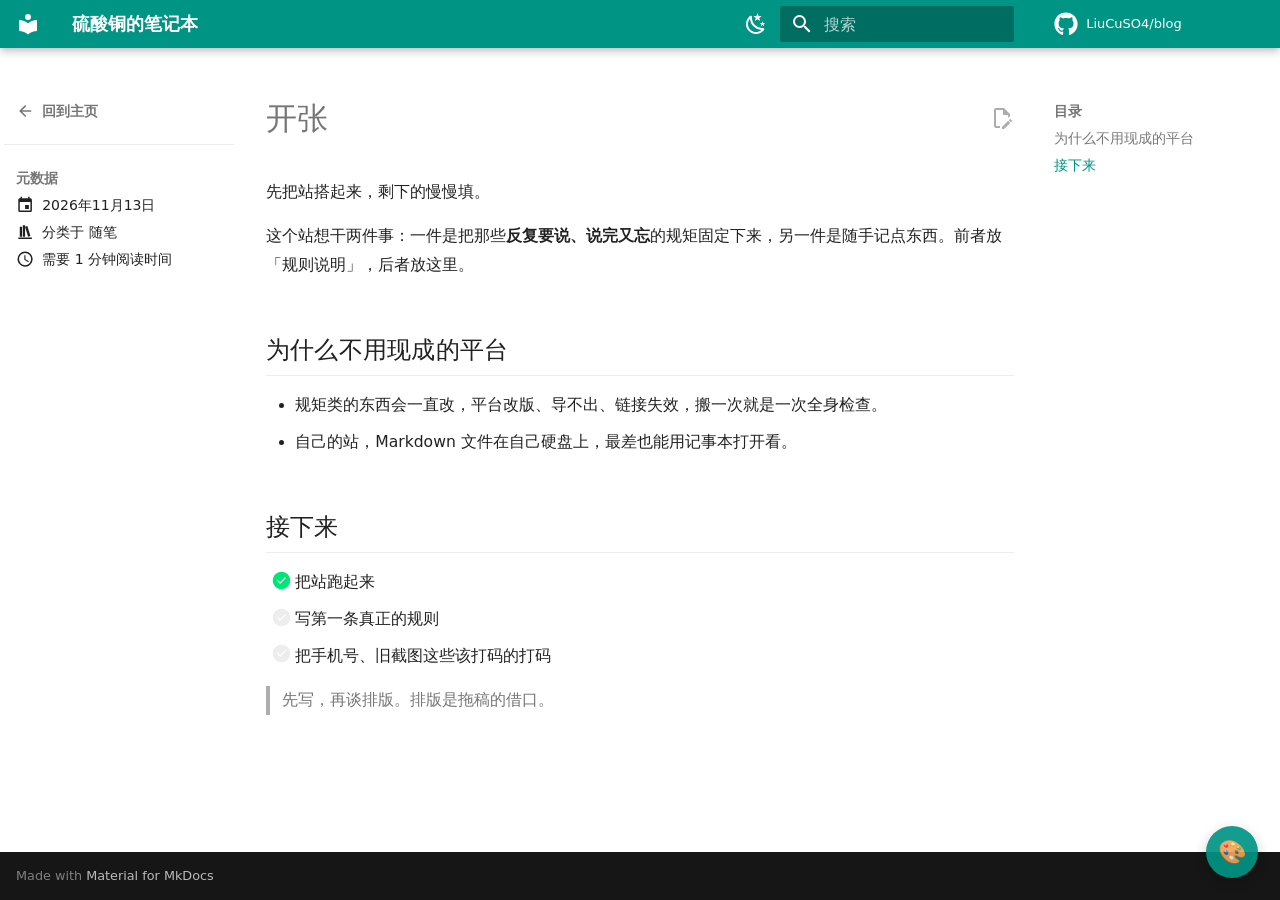
<file: blog/开张/index.html>
<!doctype html>
<html lang="zh" class="no-js">
  <head>
    
      <meta charset="utf-8">
      <meta name="viewport" content="width=device-width,initial-scale=1">
      
        <meta name="description" content="规则说明与随笔">
      
      
      
        <link rel="canonical" href="https://liucuso4.github.io/blog/blog/%E5%BC%80%E5%BC%A0/">
      
      
      
      
        
      
      
      <link rel="icon" href="../../assets/images/favicon.png">
      <meta name="generator" content="mkdocs-1.6.1, mkdocs-material-9.8.1">
    
    
      
        <title>开张 - 硫酸铜的笔记本</title>
      
    
    
      <link rel="stylesheet" href="../../assets/stylesheets/main.57a0d79d.min.css">
      
        
        <link rel="stylesheet" href="../../assets/stylesheets/palette.fb2fffe2.min.css">
      
      


    
    
      
    
    
      
        
        
        <link rel="preconnect" href="https://fonts.gstatic.com" crossorigin>
        <link rel="stylesheet" href="https://fonts.googleapis.com/css?family=Roboto:300,300i,400,400i,700,700i%7CRoboto+Mono:400,400i,700,700i&display=fallback">
        <style>:root{--md-text-font:"Roboto";--md-code-font:"Roboto Mono"}</style>
      
    
    
      <link rel="stylesheet" href="../../stylesheets/extra.css">
    
    <script>__md_scope=new URL("../..",location),__md_hash=e=>[...e].reduce(((e,_)=>(e<<5)-e+_.charCodeAt(0)),0),__md_get=(e,_=localStorage,t=__md_scope)=>JSON.parse(_.getItem(t.pathname+"."+e)),__md_set=(e,_,t=localStorage,a=__md_scope)=>{try{t.setItem(a.pathname+"."+e,JSON.stringify(_))}catch(e){}}</script>
    
      

    
    
  
  <script>
    // 在样式生效前先把背景套上，避免白闪
    (function () {
      try {
        var raw = localStorage.getItem('dfy.blog.bg');
        if (!raw) return;
        var cfg = JSON.parse(raw);
        if (!cfg || !cfg.value) return;
        var el = document.documentElement;
        el.style.setProperty('--dfy-bg', cfg.value);
        el.style.setProperty('--dfy-blur', (cfg.blur || 0) + 'px');
        el.style.setProperty('--dfy-veil-a', (cfg.veil == null ? 0.12 : cfg.veil));
        el.classList.add('dfy-has-bg');
      } catch (e) {}
    })();
  </script>

  </head>
  
  
    
    
      
    
    
    
    
    <body dir="ltr" data-md-color-scheme="default" data-md-color-primary="teal" data-md-color-accent="teal">
  
    
    <input class="md-toggle" data-md-toggle="drawer" type="checkbox" id="__drawer" autocomplete="off">
    <input class="md-toggle" data-md-toggle="search" type="checkbox" id="__search" autocomplete="off">
    <label class="md-overlay" for="__drawer"></label>
    <div data-md-component="skip">
      
        
        <a href="#_1" class="md-skip">
          跳转至
        </a>
      
    </div>
    <div data-md-component="announce">
      
    </div>
    
    
      

  

<header class="md-header md-header--shadow" data-md-component="header">
  <nav class="md-header__inner md-grid" aria-label="页眉">
    <a href="../.." title="硫酸铜的笔记本" class="md-header__button md-logo" aria-label="硫酸铜的笔记本" data-md-component="logo">
      
  
  <svg xmlns="http://www.w3.org/2000/svg" viewBox="0 0 24 24"><path d="M12 8a3 3 0 0 0 3-3 3 3 0 0 0-3-3 3 3 0 0 0-3 3 3 3 0 0 0 3 3m0 3.54C9.64 9.35 6.5 8 3 8v11c3.5 0 6.64 1.35 9 3.54 2.36-2.19 5.5-3.54 9-3.54V8c-3.5 0-6.64 1.35-9 3.54"/></svg>

    </a>
    <label class="md-header__button md-icon" for="__drawer">
      
      <svg xmlns="http://www.w3.org/2000/svg" viewBox="0 0 24 24"><path d="M3 6h18v2H3zm0 5h18v2H3zm0 5h18v2H3z"/></svg>
    </label>
    <div class="md-header__title" data-md-component="header-title">
      <div class="md-header__ellipsis">
        <div class="md-header__topic">
          <span class="md-ellipsis">
            硫酸铜的笔记本
          </span>
        </div>
        <div class="md-header__topic" data-md-component="header-topic">
          <span class="md-ellipsis">
            
              开张
            
          </span>
        </div>
      </div>
    </div>
    
      
        <form class="md-header__option" data-md-component="palette">
  
    
    
    
    <input class="md-option" data-md-color-media="(prefers-color-scheme: light)" data-md-color-scheme="default" data-md-color-primary="teal" data-md-color-accent="teal"  aria-label="切到夜间"  type="radio" name="__palette" id="__palette_0">
    
      <label class="md-header__button md-icon" title="切到夜间" for="__palette_1" hidden>
        <svg xmlns="http://www.w3.org/2000/svg" viewBox="0 0 24 24"><path d="m17.75 4.09-2.53 1.94.91 3.06-2.63-1.81-2.63 1.81.91-3.06-2.53-1.94L12.44 4l1.06-3 1.06 3zm3.5 6.91-1.64 1.25.59 1.98-1.7-1.17-1.7 1.17.59-1.98L15.75 11l2.06-.05L18.5 9l.69 1.95zm-2.28 4.95c.83-.08 1.72 1.1 1.19 1.85-.32.45-.66.87-1.08 1.27C15.17 23 8.84 23 4.94 19.07c-3.91-3.9-3.91-10.24 0-14.14.4-.4.82-.76 1.27-1.08.75-.53 1.93.36 1.85 1.19-.27 2.86.69 5.83 2.89 8.02a9.96 9.96 0 0 0 8.02 2.89m-1.64 2.02a12.08 12.08 0 0 1-7.8-3.47c-2.17-2.19-3.33-5-3.49-7.82-2.81 3.14-2.7 7.96.31 10.98 3.02 3.01 7.84 3.12 10.98.31"/></svg>
      </label>
    
  
    
    
    
    <input class="md-option" data-md-color-media="(prefers-color-scheme: dark)" data-md-color-scheme="slate" data-md-color-primary="teal" data-md-color-accent="teal"  aria-label="切到日间"  type="radio" name="__palette" id="__palette_1">
    
      <label class="md-header__button md-icon" title="切到日间" for="__palette_0" hidden>
        <svg xmlns="http://www.w3.org/2000/svg" viewBox="0 0 24 24"><path d="M12 7a5 5 0 0 1 5 5 5 5 0 0 1-5 5 5 5 0 0 1-5-5 5 5 0 0 1 5-5m0 2a3 3 0 0 0-3 3 3 3 0 0 0 3 3 3 3 0 0 0 3-3 3 3 0 0 0-3-3m0-7 2.39 3.42C13.65 5.15 12.84 5 12 5s-1.65.15-2.39.42zM3.34 7l4.16-.35A7.2 7.2 0 0 0 5.94 8.5c-.44.74-.69 1.5-.83 2.29zm.02 10 1.76-3.77a7.131 7.131 0 0 0 2.38 4.14zM20.65 7l-1.77 3.79a7.02 7.02 0 0 0-2.38-4.15zm-.01 10-4.14.36c.59-.51 1.12-1.14 1.54-1.86.42-.73.69-1.5.83-2.29zM12 22l-2.41-3.44c.74.27 1.55.44 2.41.44.82 0 1.63-.17 2.37-.44z"/></svg>
      </label>
    
  
</form>
      
    
    
      <script>var palette=__md_get("__palette");if(palette&&palette.color){if("(prefers-color-scheme)"===palette.color.media){var media=matchMedia("(prefers-color-scheme: light)"),input=document.querySelector(media.matches?"[data-md-color-media='(prefers-color-scheme: light)']":"[data-md-color-media='(prefers-color-scheme: dark)']");palette.color.media=input.getAttribute("data-md-color-media"),palette.color.scheme=input.getAttribute("data-md-color-scheme"),palette.color.primary=input.getAttribute("data-md-color-primary"),palette.color.accent=input.getAttribute("data-md-color-accent")}for(var[key,value]of Object.entries(palette.color))document.body.setAttribute("data-md-color-"+key,value)}</script>
    
    
    
      
      
        <label class="md-header__button md-icon" for="__search">
          
          <svg xmlns="http://www.w3.org/2000/svg" viewBox="0 0 24 24"><path d="M9.5 3A6.5 6.5 0 0 1 16 9.5c0 1.61-.59 3.09-1.56 4.23l.27.27h.79l5 5-1.5 1.5-5-5v-.79l-.27-.27A6.52 6.52 0 0 1 9.5 16 6.5 6.5 0 0 1 3 9.5 6.5 6.5 0 0 1 9.5 3m0 2C7 5 5 7 5 9.5S7 14 9.5 14 14 12 14 9.5 12 5 9.5 5"/></svg>
        </label>
        <div class="md-search" data-md-component="search" role="dialog">
  <label class="md-search__overlay" for="__search"></label>
  <div class="md-search__inner" role="search">
    <form class="md-search__form" name="search">
      <input type="text" class="md-search__input" name="query" aria-label="搜索" placeholder="搜索" autocapitalize="off" autocorrect="off" autocomplete="off" spellcheck="false" data-md-component="search-query" required>
      <label class="md-search__icon md-icon" for="__search">
        
        <svg xmlns="http://www.w3.org/2000/svg" viewBox="0 0 24 24"><path d="M9.5 3A6.5 6.5 0 0 1 16 9.5c0 1.61-.59 3.09-1.56 4.23l.27.27h.79l5 5-1.5 1.5-5-5v-.79l-.27-.27A6.52 6.52 0 0 1 9.5 16 6.5 6.5 0 0 1 3 9.5 6.5 6.5 0 0 1 9.5 3m0 2C7 5 5 7 5 9.5S7 14 9.5 14 14 12 14 9.5 12 5 9.5 5"/></svg>
        
        <svg xmlns="http://www.w3.org/2000/svg" viewBox="0 0 24 24"><path d="M20 11v2H8l5.5 5.5-1.42 1.42L4.16 12l7.92-7.92L13.5 5.5 8 11z"/></svg>
      </label>
      <nav class="md-search__options" aria-label="查找">
        
        <button type="reset" class="md-search__icon md-icon" title="清空当前内容" aria-label="清空当前内容" tabindex="-1">
          
          <svg xmlns="http://www.w3.org/2000/svg" viewBox="0 0 24 24"><path d="M19 6.41 17.59 5 12 10.59 6.41 5 5 6.41 10.59 12 5 17.59 6.41 19 12 13.41 17.59 19 19 17.59 13.41 12z"/></svg>
        </button>
      </nav>
      
        <div class="md-search__suggest" data-md-component="search-suggest"></div>
      
    </form>
    <div class="md-search__output">
      <div class="md-search__scrollwrap" tabindex="0" data-md-scrollfix>
        <div class="md-search-result" data-md-component="search-result">
          <div class="md-search-result__meta">
            正在初始化搜索引擎
          </div>
          <ol class="md-search-result__list" role="presentation"></ol>
        </div>
      </div>
    </div>
  </div>
</div>
      
    
    
      <div class="md-header__source">
        <a href="https://github.com/LiuCuSO4/blog" title="前往仓库" class="md-source" data-md-component="source">
  <div class="md-source__icon md-icon">
    
    <svg xmlns="http://www.w3.org/2000/svg" viewBox="0 0 512 512"><!--! Font Awesome Free 7.1.0 by @fontawesome - https://fontawesome.com License - https://fontawesome.com/license/free (Icons: CC BY 4.0, Fonts: SIL OFL 1.1, Code: MIT License) Copyright 2025 Fonticons, Inc.--><path d="M173.9 397.4c0 2-2.3 3.6-5.2 3.6-3.3.3-5.6-1.3-5.6-3.6 0-2 2.3-3.6 5.2-3.6 3-.3 5.6 1.3 5.6 3.6m-31.1-4.5c-.7 2 1.3 4.3 4.3 4.9 2.6 1 5.6 0 6.2-2s-1.3-4.3-4.3-5.2c-2.6-.7-5.5.3-6.2 2.3m44.2-1.7c-2.9.7-4.9 2.6-4.6 4.9.3 2 2.9 3.3 5.9 2.6 2.9-.7 4.9-2.6 4.6-4.6-.3-1.9-3-3.2-5.9-2.9M252.8 8C114.1 8 8 113.3 8 252c0 110.9 69.8 205.8 169.5 239.2 12.8 2.3 17.3-5.6 17.3-12.1 0-6.2-.3-40.4-.3-61.4 0 0-70 15-84.7-29.8 0 0-11.4-29.1-27.8-36.6 0 0-22.9-15.7 1.6-15.4 0 0 24.9 2 38.6 25.8 21.9 38.6 58.6 27.5 72.9 20.9 2.3-16 8.8-27.1 16-33.7-55.9-6.2-112.3-14.3-112.3-110.5 0-27.5 7.6-41.3 23.6-58.9-2.6-6.5-11.1-33.3 2.6-67.9 20.9-6.5 69 27 69 27 20-5.6 41.5-8.5 62.8-8.5s42.8 2.9 62.8 8.5c0 0 48.1-33.6 69-27 13.7 34.7 5.2 61.4 2.6 67.9 16 17.7 25.8 31.5 25.8 58.9 0 96.5-58.9 104.2-114.8 110.5 9.2 7.9 17 22.9 17 46.4 0 33.7-.3 75.4-.3 83.6 0 6.5 4.6 14.4 17.3 12.1C436.2 457.8 504 362.9 504 252 504 113.3 391.5 8 252.8 8M105.2 352.9c-1.3 1-1 3.3.7 5.2 1.6 1.6 3.9 2.3 5.2 1 1.3-1 1-3.3-.7-5.2-1.6-1.6-3.9-2.3-5.2-1m-10.8-8.1c-.7 1.3.3 2.9 2.3 3.9 1.6 1 3.6.7 4.3-.7.7-1.3-.3-2.9-2.3-3.9-2-.6-3.6-.3-4.3.7m32.4 35.6c-1.6 1.3-1 4.3 1.3 6.2 2.3 2.3 5.2 2.6 6.5 1 1.3-1.3.7-4.3-1.3-6.2-2.2-2.3-5.2-2.6-6.5-1m-11.4-14.7c-1.6 1-1.6 3.6 0 5.9s4.3 3.3 5.6 2.3c1.6-1.3 1.6-3.9 0-6.2-1.4-2.3-4-3.3-5.6-2"/></svg>
  </div>
  <div class="md-source__repository">
    LiuCuSO4/blog
  </div>
</a>
      </div>
    
  </nav>
  
</header>
    
    <div class="md-container" data-md-component="container">
      
      
        
          
        
      
      <main class="md-main" data-md-component="main">
        <div class="md-main__inner md-grid">
          
            
              
                
              
              <div class="md-sidebar md-sidebar--primary" data-md-component="sidebar" data-md-type="navigation" hidden>
                <div class="md-sidebar__scrollwrap">
                  <div class="md-sidebar__inner">
                    



<nav class="md-nav md-nav--primary" aria-label="导航栏" data-md-level="0">
  <label class="md-nav__title" for="__drawer">
    <a href="../.." title="硫酸铜的笔记本" class="md-nav__button md-logo" aria-label="硫酸铜的笔记本" data-md-component="logo">
      
  
  <svg xmlns="http://www.w3.org/2000/svg" viewBox="0 0 24 24"><path d="M12 8a3 3 0 0 0 3-3 3 3 0 0 0-3-3 3 3 0 0 0-3 3 3 3 0 0 0 3 3m0 3.54C9.64 9.35 6.5 8 3 8v11c3.5 0 6.64 1.35 9 3.54 2.36-2.19 5.5-3.54 9-3.54V8c-3.5 0-6.64 1.35-9 3.54"/></svg>

    </a>
    硫酸铜的笔记本
  </label>
  
    <div class="md-nav__source">
      <a href="https://github.com/LiuCuSO4/blog" title="前往仓库" class="md-source" data-md-component="source">
  <div class="md-source__icon md-icon">
    
    <svg xmlns="http://www.w3.org/2000/svg" viewBox="0 0 512 512"><!--! Font Awesome Free 7.1.0 by @fontawesome - https://fontawesome.com License - https://fontawesome.com/license/free (Icons: CC BY 4.0, Fonts: SIL OFL 1.1, Code: MIT License) Copyright 2025 Fonticons, Inc.--><path d="M173.9 397.4c0 2-2.3 3.6-5.2 3.6-3.3.3-5.6-1.3-5.6-3.6 0-2 2.3-3.6 5.2-3.6 3-.3 5.6 1.3 5.6 3.6m-31.1-4.5c-.7 2 1.3 4.3 4.3 4.9 2.6 1 5.6 0 6.2-2s-1.3-4.3-4.3-5.2c-2.6-.7-5.5.3-6.2 2.3m44.2-1.7c-2.9.7-4.9 2.6-4.6 4.9.3 2 2.9 3.3 5.9 2.6 2.9-.7 4.9-2.6 4.6-4.6-.3-1.9-3-3.2-5.9-2.9M252.8 8C114.1 8 8 113.3 8 252c0 110.9 69.8 205.8 169.5 239.2 12.8 2.3 17.3-5.6 17.3-12.1 0-6.2-.3-40.4-.3-61.4 0 0-70 15-84.7-29.8 0 0-11.4-29.1-27.8-36.6 0 0-22.9-15.7 1.6-15.4 0 0 24.9 2 38.6 25.8 21.9 38.6 58.6 27.5 72.9 20.9 2.3-16 8.8-27.1 16-33.7-55.9-6.2-112.3-14.3-112.3-110.5 0-27.5 7.6-41.3 23.6-58.9-2.6-6.5-11.1-33.3 2.6-67.9 20.9-6.5 69 27 69 27 20-5.6 41.5-8.5 62.8-8.5s42.8 2.9 62.8 8.5c0 0 48.1-33.6 69-27 13.7 34.7 5.2 61.4 2.6 67.9 16 17.7 25.8 31.5 25.8 58.9 0 96.5-58.9 104.2-114.8 110.5 9.2 7.9 17 22.9 17 46.4 0 33.7-.3 75.4-.3 83.6 0 6.5 4.6 14.4 17.3 12.1C436.2 457.8 504 362.9 504 252 504 113.3 391.5 8 252.8 8M105.2 352.9c-1.3 1-1 3.3.7 5.2 1.6 1.6 3.9 2.3 5.2 1 1.3-1 1-3.3-.7-5.2-1.6-1.6-3.9-2.3-5.2-1m-10.8-8.1c-.7 1.3.3 2.9 2.3 3.9 1.6 1 3.6.7 4.3-.7.7-1.3-.3-2.9-2.3-3.9-2-.6-3.6-.3-4.3.7m32.4 35.6c-1.6 1.3-1 4.3 1.3 6.2 2.3 2.3 5.2 2.6 6.5 1 1.3-1.3.7-4.3-1.3-6.2-2.2-2.3-5.2-2.6-6.5-1m-11.4-14.7c-1.6 1-1.6 3.6 0 5.9s4.3 3.3 5.6 2.3c1.6-1.3 1.6-3.9 0-6.2-1.4-2.3-4-3.3-5.6-2"/></svg>
  </div>
  <div class="md-source__repository">
    LiuCuSO4/blog
  </div>
</a>
    </div>
  
  <ul class="md-nav__list" data-md-scrollfix>
    
      
      
  
  
  
  
    <li class="md-nav__item">
      <a href="../.." class="md-nav__link">
        
  
  
  <span class="md-ellipsis">
    
  
    首页
  

    
  </span>
  
  

      </a>
    </li>
  

    
      
      
  
  
  
  
    
    
      
        
          
        
      
        
      
        
      
    
    
    
      
        
        
      
    
    
    <li class="md-nav__item md-nav__item--section md-nav__item--nested">
      
        
        
        <input class="md-nav__toggle md-toggle " type="checkbox" id="__nav_2" >
        
          
          <div class="md-nav__link md-nav__container">
            <a href="../../%E8%A7%84%E5%88%99%E8%AF%B4%E6%98%8E/" class="md-nav__link ">
              
  
  
  <span class="md-ellipsis">
    
  
    规则说明
  

    
  </span>
  
  

            </a>
            
              
              <label class="md-nav__link " for="__nav_2" id="__nav_2_label" tabindex="">
                <span class="md-nav__icon md-icon"></span>
              </label>
            
          </div>
        
        <nav class="md-nav" data-md-level="1" aria-labelledby="__nav_2_label" aria-expanded="false">
          <label class="md-nav__title" for="__nav_2">
            <span class="md-nav__icon md-icon"></span>
            
  
    规则说明
  

          </label>
          <ul class="md-nav__list" data-md-scrollfix>
            
              
            
              
                
  
  
  
  
    <li class="md-nav__item">
      <a href="../../%E8%A7%84%E5%88%99%E8%AF%B4%E6%98%8E/%E4%BD%BF%E7%94%A8%E8%A7%84%E5%88%99/" class="md-nav__link">
        
  
  
  <span class="md-ellipsis">
    
  
    使用规则
  

    
  </span>
  
  

      </a>
    </li>
  

              
            
              
                
  
  
  
  
    <li class="md-nav__item">
      <a href="../../%E8%A7%84%E5%88%99%E8%AF%B4%E6%98%8E/%E5%86%99%E4%BD%9C%E7%BA%A6%E5%AE%9A/" class="md-nav__link">
        
  
  
  <span class="md-ellipsis">
    
  
    写作与整理约定
  

    
  </span>
  
  

      </a>
    </li>
  

              
            
          </ul>
        </nav>
      
    </li>
  

    
      
      
  
  
    
  
  
  
    
    
      
        
          
        
      
        
      
        
      
    
    
    
      
        
        
      
    
    
    <li class="md-nav__item md-nav__item--active md-nav__item--section md-nav__item--nested">
      
        
        
        <input class="md-nav__toggle md-toggle " type="checkbox" id="__nav_3" checked>
        
          
          <div class="md-nav__link md-nav__container">
            <a href="../" class="md-nav__link ">
              
  
  
  <span class="md-ellipsis">
    
  
    随笔
  

    
  </span>
  
  

            </a>
            
              
              <label class="md-nav__link " for="__nav_3" id="__nav_3_label" tabindex="">
                <span class="md-nav__icon md-icon"></span>
              </label>
            
          </div>
        
        <nav class="md-nav" data-md-level="1" aria-labelledby="__nav_3_label" aria-expanded="true">
          <label class="md-nav__title" for="__nav_3">
            <span class="md-nav__icon md-icon"></span>
            
  
    随笔
  

          </label>
          <ul class="md-nav__list" data-md-scrollfix>
            
              
            
              
                
  
  
  
  
    
    
      
        
      
    
    
    
      
    
    
    <li class="md-nav__item md-nav__item--nested">
      
        
        
        <input class="md-nav__toggle md-toggle " type="checkbox" id="__nav_3_2" >
        
          
          <label class="md-nav__link" for="__nav_3_2" id="__nav_3_2_label" tabindex="0">
            
  
  
  <span class="md-ellipsis">
    
  
    归档
  

    
  </span>
  
  

            <span class="md-nav__icon md-icon"></span>
          </label>
        
        <nav class="md-nav" data-md-level="2" aria-labelledby="__nav_3_2_label" aria-expanded="false">
          <label class="md-nav__title" for="__nav_3_2">
            <span class="md-nav__icon md-icon"></span>
            
  
    归档
  

          </label>
          <ul class="md-nav__list" data-md-scrollfix>
            
              
                
  
  
  
    
  
  
    <li class="md-nav__item">
      <a href="../archive/2026/" class="md-nav__link">
        
  
  
  <span class="md-ellipsis">
    
  
    2026
  

    
  </span>
  
  

      </a>
    </li>
  

              
            
          </ul>
        </nav>
      
    </li>
  

              
            
              
                
  
  
  
  
    
    
      
        
      
    
    
    
      
    
    
    <li class="md-nav__item md-nav__item--nested">
      
        
        
        <input class="md-nav__toggle md-toggle " type="checkbox" id="__nav_3_3" >
        
          
          <label class="md-nav__link" for="__nav_3_3" id="__nav_3_3_label" tabindex="0">
            
  
  
  <span class="md-ellipsis">
    
  
    分类
  

    
  </span>
  
  

            <span class="md-nav__icon md-icon"></span>
          </label>
        
        <nav class="md-nav" data-md-level="2" aria-labelledby="__nav_3_3_label" aria-expanded="false">
          <label class="md-nav__title" for="__nav_3_3">
            <span class="md-nav__icon md-icon"></span>
            
  
    分类
  

          </label>
          <ul class="md-nav__list" data-md-scrollfix>
            
              
                
  
  
  
    
  
  
    <li class="md-nav__item">
      <a href="../category/%E9%9A%8F%E7%AC%94/" class="md-nav__link">
        
  
  
  <span class="md-ellipsis">
    
  
    随笔
  

    
  </span>
  
  

      </a>
    </li>
  

              
            
          </ul>
        </nav>
      
    </li>
  

              
            
          </ul>
        </nav>
      
    </li>
  

    
      
      
  
  
  
  
    <li class="md-nav__item">
      <a href="../../write/" class="md-nav__link">
        
  
  
  <span class="md-ellipsis">
    
  
    写文章
  

    
  </span>
  
  

      </a>
    </li>
  

    
  </ul>
</nav>
                  </div>
                </div>
              </div>
            
            
              
                
              
              <div class="md-sidebar md-sidebar--secondary" data-md-component="sidebar" data-md-type="toc" >
                <div class="md-sidebar__scrollwrap">
                  <div class="md-sidebar__inner">
                    

<nav class="md-nav md-nav--secondary" aria-label="目录">
  
  
  
    
  
  
    <label class="md-nav__title" for="__toc">
      <span class="md-nav__icon md-icon"></span>
      目录
    </label>
    <ul class="md-nav__list" data-md-component="toc" data-md-scrollfix>
      
        <li class="md-nav__item">
  <a href="#_2" class="md-nav__link">
    <span class="md-ellipsis">
      
        为什么不用现成的平台
      
    </span>
  </a>
  
</li>
      
        <li class="md-nav__item">
  <a href="#_3" class="md-nav__link">
    <span class="md-ellipsis">
      
        接下来
      
    </span>
  </a>
  
</li>
      
    </ul>
  
</nav>
                  </div>
                </div>
              </div>
            
          
          
  <div class="md-content md-content--post" data-md-component="content">
    <div class="md-sidebar md-sidebar--post" data-md-component="sidebar" data-md-type="navigation">
      <div class="md-sidebar__scrollwrap">
        <div class="md-sidebar__inner md-post">
          <nav class="md-nav md-nav--primary">
            <div class="md-post__back">
              <div class="md-nav__title md-nav__container">
                <a href="../" class="md-nav__link">
                  <svg xmlns="http://www.w3.org/2000/svg" viewBox="0 0 24 24"><path d="M20 11v2H8l5.5 5.5-1.42 1.42L4.16 12l7.92-7.92L13.5 5.5 8 11z"/></svg>
                  <span class="md-ellipsis">
                    回到主页
                  </span>
                </a>
              </div>
            </div>
            
            <ul class="md-post__meta md-nav__list">
              <li class="md-nav__item md-nav__item--section">
                <div class="md-post__title">
                  <span class="md-ellipsis">
                    元数据
                  </span>
                </div>
                <nav class="md-nav">
                  <ul class="md-nav__list">
                    <li class="md-nav__item">
                      <div class="md-nav__link">
                        <svg xmlns="http://www.w3.org/2000/svg" viewBox="0 0 24 24"><path d="M19 19H5V8h14m-3-7v2H8V1H6v2H5c-1.11 0-2 .89-2 2v14a2 2 0 0 0 2 2h14a2 2 0 0 0 2-2V5a2 2 0 0 0-2-2h-1V1m-1 11h-5v5h5z"/></svg>
                        <time datetime="2026-11-13 00:00:00+00:00" class="md-ellipsis">2026年11月13日</time>
                      </div>
                    </li>
                    
                    
                      <li class="md-nav__item">
                        <div class="md-nav__link">
                          <svg xmlns="http://www.w3.org/2000/svg" viewBox="0 0 24 24"><path d="M9 3v15h3V3zm3 2 4 13 3-1-4-13zM5 5v13h3V5zM3 19v2h18v-2z"/></svg>
                          <span class="md-ellipsis">
                            分类于
                            
                              <a href="../category/%E9%9A%8F%E7%AC%94/">随笔</a></span>
                        </div>
                      </li>
                    
                    
                      
                      <li class="md-nav__item">
                        <div class="md-nav__link">
                          <svg xmlns="http://www.w3.org/2000/svg" viewBox="0 0 24 24"><path d="M12 20a8 8 0 0 0 8-8 8 8 0 0 0-8-8 8 8 0 0 0-8 8 8 8 0 0 0 8 8m0-18a10 10 0 0 1 10 10 10 10 0 0 1-10 10C6.47 22 2 17.5 2 12A10 10 0 0 1 12 2m.5 5v5.25l4.5 2.67-.75 1.23L11 13V7z"/></svg>
                          <span class="md-ellipsis">
                            
                              需要 1 分钟阅读时间
                            
                          </span>
                        </div>
                      </li>
                    
                  </ul>
                </nav>
              </li>
            </ul>
            
          </nav>
          
        </div>
      </div>
    </div>
    <article class="md-content__inner md-typeset">
      
        
  



  
    <a href="https://github.com/LiuCuSO4/blog/edit/main/docs/blog/posts/开张.md" title="编辑此页" class="md-content__button md-icon" rel="edit">
      
      <svg xmlns="http://www.w3.org/2000/svg" viewBox="0 0 24 24"><path d="M10 20H6V4h7v5h5v3.1l2-2V8l-6-6H6c-1.1 0-2 .9-2 2v16c0 1.1.9 2 2 2h4zm10.2-7c.1 0 .3.1.4.2l1.3 1.3c.2.2.2.6 0 .8l-1 1-2.1-2.1 1-1c.1-.1.2-.2.4-.2m0 3.9L14.1 23H12v-2.1l6.1-6.1z"/></svg>
    </a>
  
  


<h1 id="_1">开张<a class="headerlink" href="#_1" title="Permanent link">&para;</a></h1>
<p>先把站搭起来，剩下的慢慢填。</p>
<p>这个站想干两件事：一件是把那些<strong>反复要说、说完又忘</strong>的规矩固定下来，另一件是随手记点东西。前者放「规则说明」，后者放这里。</p>
<h2 id="_2">为什么不用现成的平台<a class="headerlink" href="#_2" title="Permanent link">&para;</a></h2>
<ul>
<li>规矩类的东西会一直改，平台改版、导不出、链接失效，搬一次就是一次全身检查。</li>
<li>自己的站，Markdown 文件在自己硬盘上，最差也能用记事本打开看。</li>
</ul>
<h2 id="_3">接下来<a class="headerlink" href="#_3" title="Permanent link">&para;</a></h2>
<ul class="task-list">
<li class="task-list-item"><label class="task-list-control"><input type="checkbox" disabled checked/><span class="task-list-indicator"></span></label> 把站跑起来</li>
<li class="task-list-item"><label class="task-list-control"><input type="checkbox" disabled/><span class="task-list-indicator"></span></label> 写第一条真正的规则</li>
<li class="task-list-item"><label class="task-list-control"><input type="checkbox" disabled/><span class="task-list-indicator"></span></label> 把手机号、旧截图这些该打码的打码</li>
</ul>
<blockquote>
<p>先写，再谈排版。排版是拖稿的借口。</p>
</blockquote>







  
  




  



      
    </article>
  </div>

          
<script>var target=document.getElementById(location.hash.slice(1));target&&target.name&&(target.checked=target.name.startsWith("__tabbed_"))</script>
        </div>
        
          <button type="button" class="md-top md-icon" data-md-component="top" hidden>
  
  <svg xmlns="http://www.w3.org/2000/svg" viewBox="0 0 24 24"><path d="M13 20h-2V8l-5.5 5.5-1.42-1.42L12 4.16l7.92 7.92-1.42 1.42L13 8z"/></svg>
  回到页面顶部
</button>
        
      </main>
      
        <footer class="md-footer">
  
    
  
  <div class="md-footer-meta md-typeset">
    <div class="md-footer-meta__inner md-grid">
      <div class="md-copyright">
  
  
    Made with
    <a href="https://squidfunk.github.io/mkdocs-material/" target="_blank" rel="noopener">
      Material for MkDocs
    </a>
  
</div>
      
    </div>
  </div>
</footer>
      
    </div>
    <div class="md-dialog" data-md-component="dialog">
      <div class="md-dialog__inner md-typeset"></div>
    </div>
    
    
    
      
      
      <script id="__config" type="application/json">{"annotate": null, "base": "../..", "features": ["navigation.instant", "navigation.tracking", "navigation.sections", "navigation.indexes", "navigation.top", "navigation.footer", "toc.follow", "search.suggest", "search.highlight", "content.code.copy", "content.action.edit"], "search": "../../assets/javascripts/workers/search.a7633da7.min.js", "tags": null, "translations": {"clipboard.copied": "\u5df2\u590d\u5236", "clipboard.copy": "\u590d\u5236", "search.result.more.one": "\u5728\u8be5\u9875\u4e0a\u8fd8\u6709 1 \u4e2a\u7b26\u5408\u6761\u4ef6\u7684\u7ed3\u679c", "search.result.more.other": "\u5728\u8be5\u9875\u4e0a\u8fd8\u6709 # \u4e2a\u7b26\u5408\u6761\u4ef6\u7684\u7ed3\u679c", "search.result.none": "\u6ca1\u6709\u627e\u5230\u7b26\u5408\u6761\u4ef6\u7684\u7ed3\u679c", "search.result.one": "\u627e\u5230 1 \u4e2a\u7b26\u5408\u6761\u4ef6\u7684\u7ed3\u679c", "search.result.other": "# \u4e2a\u7b26\u5408\u6761\u4ef6\u7684\u7ed3\u679c", "search.result.placeholder": "\u952e\u5165\u4ee5\u5f00\u59cb\u641c\u7d22", "search.result.term.missing": "\u7f3a\u5c11", "select.version": "\u9009\u62e9\u5f53\u524d\u7248\u672c"}, "version": null}</script>
    
    
      <script src="../../assets/javascripts/bundle.a5f9d56c.min.js"></script>
      
        <script src="../../javascripts/site.js"></script>
      
    
  </body>
</html>
</file>
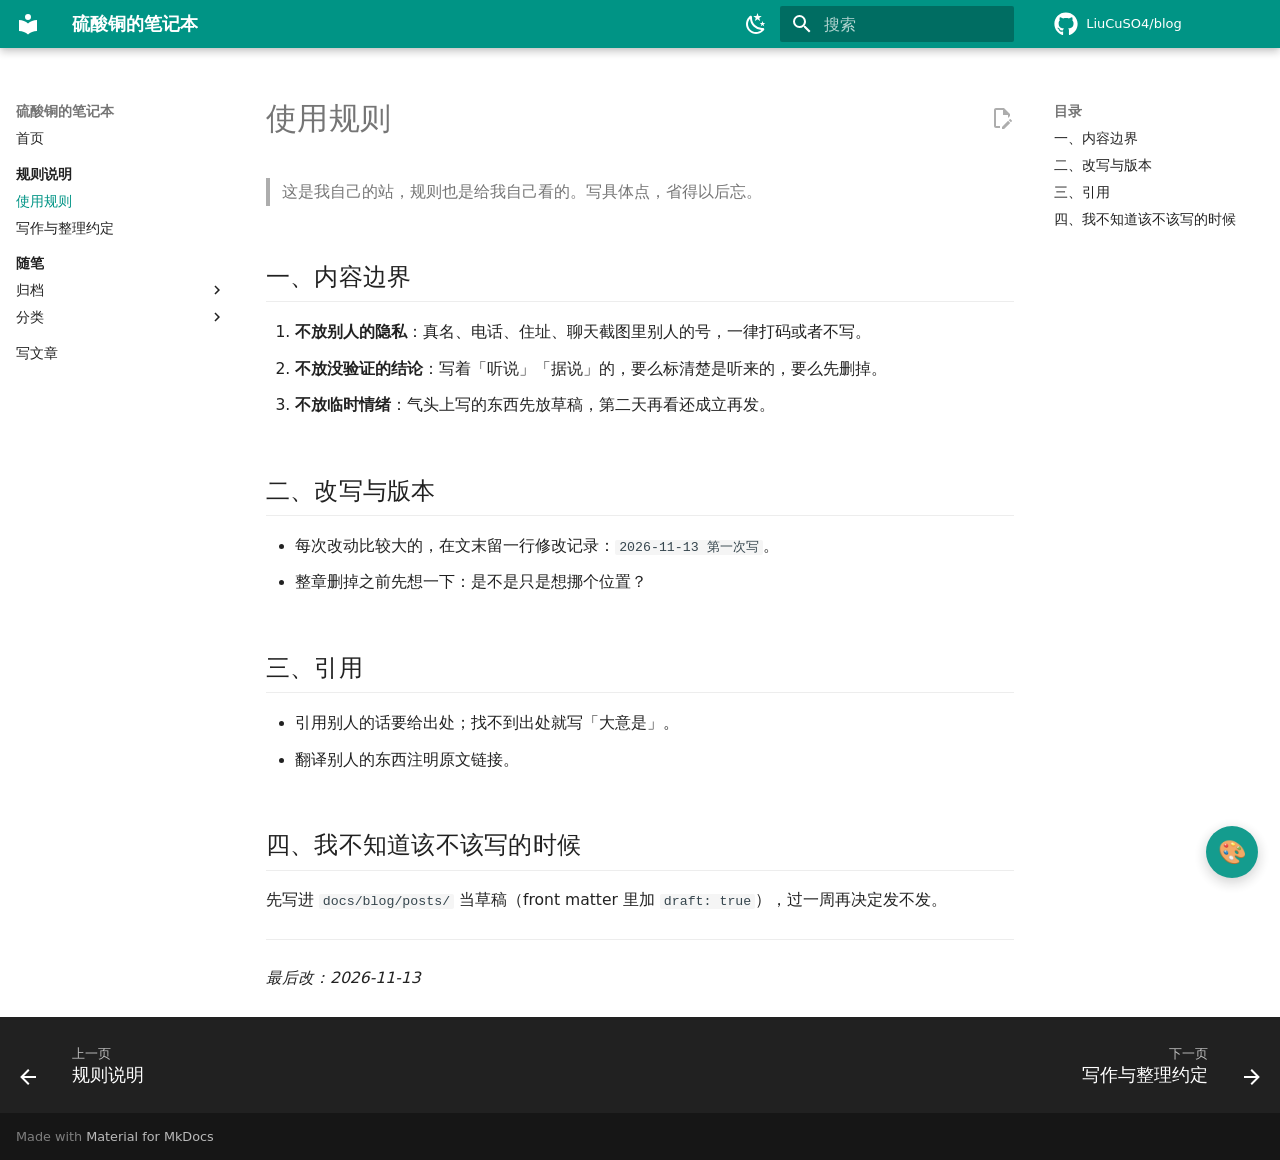
<file: 规则说明/使用规则/index.html>
<!doctype html>
<html lang="zh" class="no-js">
  <head>
    
      <meta charset="utf-8">
      <meta name="viewport" content="width=device-width,initial-scale=1">
      
        <meta name="description" content="规则说明与随笔">
      
      
      
        <link rel="canonical" href="https://liucuso4.github.io/blog/%E8%A7%84%E5%88%99%E8%AF%B4%E6%98%8E/%E4%BD%BF%E7%94%A8%E8%A7%84%E5%88%99/">
      
      
        <link rel="prev" href="../">
      
      
        <link rel="next" href="../%E5%86%99%E4%BD%9C%E7%BA%A6%E5%AE%9A/">
      
      
        
      
      
      <link rel="icon" href="../../assets/images/favicon.png">
      <meta name="generator" content="mkdocs-1.6.1, mkdocs-material-9.8.1">
    
    
      
        <title>使用规则 - 硫酸铜的笔记本</title>
      
    
    
      <link rel="stylesheet" href="../../assets/stylesheets/main.57a0d79d.min.css">
      
        
        <link rel="stylesheet" href="../../assets/stylesheets/palette.fb2fffe2.min.css">
      
      


    
    
      
    
    
      
        
        
        <link rel="preconnect" href="https://fonts.gstatic.com" crossorigin>
        <link rel="stylesheet" href="https://fonts.googleapis.com/css?family=Roboto:300,300i,400,400i,700,700i%7CRoboto+Mono:400,400i,700,700i&display=fallback">
        <style>:root{--md-text-font:"Roboto";--md-code-font:"Roboto Mono"}</style>
      
    
    
      <link rel="stylesheet" href="../../stylesheets/extra.css">
    
    <script>__md_scope=new URL("../..",location),__md_hash=e=>[...e].reduce(((e,_)=>(e<<5)-e+_.charCodeAt(0)),0),__md_get=(e,_=localStorage,t=__md_scope)=>JSON.parse(_.getItem(t.pathname+"."+e)),__md_set=(e,_,t=localStorage,a=__md_scope)=>{try{t.setItem(a.pathname+"."+e,JSON.stringify(_))}catch(e){}}</script>
    
      

    
    
  
  <script>
    // 在样式生效前先把背景套上，避免白闪
    (function () {
      try {
        var raw = localStorage.getItem('dfy.blog.bg');
        if (!raw) return;
        var cfg = JSON.parse(raw);
        if (!cfg || !cfg.value) return;
        var el = document.documentElement;
        el.style.setProperty('--dfy-bg', cfg.value);
        el.style.setProperty('--dfy-blur', (cfg.blur || 0) + 'px');
        el.style.setProperty('--dfy-veil-a', (cfg.veil == null ? 0.12 : cfg.veil));
        el.classList.add('dfy-has-bg');
      } catch (e) {}
    })();
  </script>

  </head>
  
  
    
    
      
    
    
    
    
    <body dir="ltr" data-md-color-scheme="default" data-md-color-primary="teal" data-md-color-accent="teal">
  
    
    <input class="md-toggle" data-md-toggle="drawer" type="checkbox" id="__drawer" autocomplete="off">
    <input class="md-toggle" data-md-toggle="search" type="checkbox" id="__search" autocomplete="off">
    <label class="md-overlay" for="__drawer"></label>
    <div data-md-component="skip">
      
        
        <a href="#_1" class="md-skip">
          跳转至
        </a>
      
    </div>
    <div data-md-component="announce">
      
    </div>
    
    
      

  

<header class="md-header md-header--shadow" data-md-component="header">
  <nav class="md-header__inner md-grid" aria-label="页眉">
    <a href="../.." title="硫酸铜的笔记本" class="md-header__button md-logo" aria-label="硫酸铜的笔记本" data-md-component="logo">
      
  
  <svg xmlns="http://www.w3.org/2000/svg" viewBox="0 0 24 24"><path d="M12 8a3 3 0 0 0 3-3 3 3 0 0 0-3-3 3 3 0 0 0-3 3 3 3 0 0 0 3 3m0 3.54C9.64 9.35 6.5 8 3 8v11c3.5 0 6.64 1.35 9 3.54 2.36-2.19 5.5-3.54 9-3.54V8c-3.5 0-6.64 1.35-9 3.54"/></svg>

    </a>
    <label class="md-header__button md-icon" for="__drawer">
      
      <svg xmlns="http://www.w3.org/2000/svg" viewBox="0 0 24 24"><path d="M3 6h18v2H3zm0 5h18v2H3zm0 5h18v2H3z"/></svg>
    </label>
    <div class="md-header__title" data-md-component="header-title">
      <div class="md-header__ellipsis">
        <div class="md-header__topic">
          <span class="md-ellipsis">
            硫酸铜的笔记本
          </span>
        </div>
        <div class="md-header__topic" data-md-component="header-topic">
          <span class="md-ellipsis">
            
              使用规则
            
          </span>
        </div>
      </div>
    </div>
    
      
        <form class="md-header__option" data-md-component="palette">
  
    
    
    
    <input class="md-option" data-md-color-media="(prefers-color-scheme: light)" data-md-color-scheme="default" data-md-color-primary="teal" data-md-color-accent="teal"  aria-label="切到夜间"  type="radio" name="__palette" id="__palette_0">
    
      <label class="md-header__button md-icon" title="切到夜间" for="__palette_1" hidden>
        <svg xmlns="http://www.w3.org/2000/svg" viewBox="0 0 24 24"><path d="m17.75 4.09-2.53 1.94.91 3.06-2.63-1.81-2.63 1.81.91-3.06-2.53-1.94L12.44 4l1.06-3 1.06 3zm3.5 6.91-1.64 1.25.59 1.98-1.7-1.17-1.7 1.17.59-1.98L15.75 11l2.06-.05L18.5 9l.69 1.95zm-2.28 4.95c.83-.08 1.72 1.1 1.19 1.85-.32.45-.66.87-1.08 1.27C15.17 23 8.84 23 4.94 19.07c-3.91-3.9-3.91-10.24 0-14.14.4-.4.82-.76 1.27-1.08.75-.53 1.93.36 1.85 1.19-.27 2.86.69 5.83 2.89 8.02a9.96 9.96 0 0 0 8.02 2.89m-1.64 2.02a12.08 12.08 0 0 1-7.8-3.47c-2.17-2.19-3.33-5-3.49-7.82-2.81 3.14-2.7 7.96.31 10.98 3.02 3.01 7.84 3.12 10.98.31"/></svg>
      </label>
    
  
    
    
    
    <input class="md-option" data-md-color-media="(prefers-color-scheme: dark)" data-md-color-scheme="slate" data-md-color-primary="teal" data-md-color-accent="teal"  aria-label="切到日间"  type="radio" name="__palette" id="__palette_1">
    
      <label class="md-header__button md-icon" title="切到日间" for="__palette_0" hidden>
        <svg xmlns="http://www.w3.org/2000/svg" viewBox="0 0 24 24"><path d="M12 7a5 5 0 0 1 5 5 5 5 0 0 1-5 5 5 5 0 0 1-5-5 5 5 0 0 1 5-5m0 2a3 3 0 0 0-3 3 3 3 0 0 0 3 3 3 3 0 0 0 3-3 3 3 0 0 0-3-3m0-7 2.39 3.42C13.65 5.15 12.84 5 12 5s-1.65.15-2.39.42zM3.34 7l4.16-.35A7.2 7.2 0 0 0 5.94 8.5c-.44.74-.69 1.5-.83 2.29zm.02 10 1.76-3.77a7.131 7.131 0 0 0 2.38 4.14zM20.65 7l-1.77 3.79a7.02 7.02 0 0 0-2.38-4.15zm-.01 10-4.14.36c.59-.51 1.12-1.14 1.54-1.86.42-.73.69-1.5.83-2.29zM12 22l-2.41-3.44c.74.27 1.55.44 2.41.44.82 0 1.63-.17 2.37-.44z"/></svg>
      </label>
    
  
</form>
      
    
    
      <script>var palette=__md_get("__palette");if(palette&&palette.color){if("(prefers-color-scheme)"===palette.color.media){var media=matchMedia("(prefers-color-scheme: light)"),input=document.querySelector(media.matches?"[data-md-color-media='(prefers-color-scheme: light)']":"[data-md-color-media='(prefers-color-scheme: dark)']");palette.color.media=input.getAttribute("data-md-color-media"),palette.color.scheme=input.getAttribute("data-md-color-scheme"),palette.color.primary=input.getAttribute("data-md-color-primary"),palette.color.accent=input.getAttribute("data-md-color-accent")}for(var[key,value]of Object.entries(palette.color))document.body.setAttribute("data-md-color-"+key,value)}</script>
    
    
    
      
      
        <label class="md-header__button md-icon" for="__search">
          
          <svg xmlns="http://www.w3.org/2000/svg" viewBox="0 0 24 24"><path d="M9.5 3A6.5 6.5 0 0 1 16 9.5c0 1.61-.59 3.09-1.56 4.23l.27.27h.79l5 5-1.5 1.5-5-5v-.79l-.27-.27A6.52 6.52 0 0 1 9.5 16 6.5 6.5 0 0 1 3 9.5 6.5 6.5 0 0 1 9.5 3m0 2C7 5 5 7 5 9.5S7 14 9.5 14 14 12 14 9.5 12 5 9.5 5"/></svg>
        </label>
        <div class="md-search" data-md-component="search" role="dialog">
  <label class="md-search__overlay" for="__search"></label>
  <div class="md-search__inner" role="search">
    <form class="md-search__form" name="search">
      <input type="text" class="md-search__input" name="query" aria-label="搜索" placeholder="搜索" autocapitalize="off" autocorrect="off" autocomplete="off" spellcheck="false" data-md-component="search-query" required>
      <label class="md-search__icon md-icon" for="__search">
        
        <svg xmlns="http://www.w3.org/2000/svg" viewBox="0 0 24 24"><path d="M9.5 3A6.5 6.5 0 0 1 16 9.5c0 1.61-.59 3.09-1.56 4.23l.27.27h.79l5 5-1.5 1.5-5-5v-.79l-.27-.27A6.52 6.52 0 0 1 9.5 16 6.5 6.5 0 0 1 3 9.5 6.5 6.5 0 0 1 9.5 3m0 2C7 5 5 7 5 9.5S7 14 9.5 14 14 12 14 9.5 12 5 9.5 5"/></svg>
        
        <svg xmlns="http://www.w3.org/2000/svg" viewBox="0 0 24 24"><path d="M20 11v2H8l5.5 5.5-1.42 1.42L4.16 12l7.92-7.92L13.5 5.5 8 11z"/></svg>
      </label>
      <nav class="md-search__options" aria-label="查找">
        
        <button type="reset" class="md-search__icon md-icon" title="清空当前内容" aria-label="清空当前内容" tabindex="-1">
          
          <svg xmlns="http://www.w3.org/2000/svg" viewBox="0 0 24 24"><path d="M19 6.41 17.59 5 12 10.59 6.41 5 5 6.41 10.59 12 5 17.59 6.41 19 12 13.41 17.59 19 19 17.59 13.41 12z"/></svg>
        </button>
      </nav>
      
        <div class="md-search__suggest" data-md-component="search-suggest"></div>
      
    </form>
    <div class="md-search__output">
      <div class="md-search__scrollwrap" tabindex="0" data-md-scrollfix>
        <div class="md-search-result" data-md-component="search-result">
          <div class="md-search-result__meta">
            正在初始化搜索引擎
          </div>
          <ol class="md-search-result__list" role="presentation"></ol>
        </div>
      </div>
    </div>
  </div>
</div>
      
    
    
      <div class="md-header__source">
        <a href="https://github.com/LiuCuSO4/blog" title="前往仓库" class="md-source" data-md-component="source">
  <div class="md-source__icon md-icon">
    
    <svg xmlns="http://www.w3.org/2000/svg" viewBox="0 0 512 512"><!--! Font Awesome Free 7.1.0 by @fontawesome - https://fontawesome.com License - https://fontawesome.com/license/free (Icons: CC BY 4.0, Fonts: SIL OFL 1.1, Code: MIT License) Copyright 2025 Fonticons, Inc.--><path d="M173.9 397.4c0 2-2.3 3.6-5.2 3.6-3.3.3-5.6-1.3-5.6-3.6 0-2 2.3-3.6 5.2-3.6 3-.3 5.6 1.3 5.6 3.6m-31.1-4.5c-.7 2 1.3 4.3 4.3 4.9 2.6 1 5.6 0 6.2-2s-1.3-4.3-4.3-5.2c-2.6-.7-5.5.3-6.2 2.3m44.2-1.7c-2.9.7-4.9 2.6-4.6 4.9.3 2 2.9 3.3 5.9 2.6 2.9-.7 4.9-2.6 4.6-4.6-.3-1.9-3-3.2-5.9-2.9M252.8 8C114.1 8 8 113.3 8 252c0 110.9 69.8 205.8 169.5 239.2 12.8 2.3 17.3-5.6 17.3-12.1 0-6.2-.3-40.4-.3-61.4 0 0-70 15-84.7-29.8 0 0-11.4-29.1-27.8-36.6 0 0-22.9-15.7 1.6-15.4 0 0 24.9 2 38.6 25.8 21.9 38.6 58.6 27.5 72.9 20.9 2.3-16 8.8-27.1 16-33.7-55.9-6.2-112.3-14.3-112.3-110.5 0-27.5 7.6-41.3 23.6-58.9-2.6-6.5-11.1-33.3 2.6-67.9 20.9-6.5 69 27 69 27 20-5.6 41.5-8.5 62.8-8.5s42.8 2.9 62.8 8.5c0 0 48.1-33.6 69-27 13.7 34.7 5.2 61.4 2.6 67.9 16 17.7 25.8 31.5 25.8 58.9 0 96.5-58.9 104.2-114.8 110.5 9.2 7.9 17 22.9 17 46.4 0 33.7-.3 75.4-.3 83.6 0 6.5 4.6 14.4 17.3 12.1C436.2 457.8 504 362.9 504 252 504 113.3 391.5 8 252.8 8M105.2 352.9c-1.3 1-1 3.3.7 5.2 1.6 1.6 3.9 2.3 5.2 1 1.3-1 1-3.3-.7-5.2-1.6-1.6-3.9-2.3-5.2-1m-10.8-8.1c-.7 1.3.3 2.9 2.3 3.9 1.6 1 3.6.7 4.3-.7.7-1.3-.3-2.9-2.3-3.9-2-.6-3.6-.3-4.3.7m32.4 35.6c-1.6 1.3-1 4.3 1.3 6.2 2.3 2.3 5.2 2.6 6.5 1 1.3-1.3.7-4.3-1.3-6.2-2.2-2.3-5.2-2.6-6.5-1m-11.4-14.7c-1.6 1-1.6 3.6 0 5.9s4.3 3.3 5.6 2.3c1.6-1.3 1.6-3.9 0-6.2-1.4-2.3-4-3.3-5.6-2"/></svg>
  </div>
  <div class="md-source__repository">
    LiuCuSO4/blog
  </div>
</a>
      </div>
    
  </nav>
  
</header>
    
    <div class="md-container" data-md-component="container">
      
      
        
          
        
      
      <main class="md-main" data-md-component="main">
        <div class="md-main__inner md-grid">
          
            
              
              <div class="md-sidebar md-sidebar--primary" data-md-component="sidebar" data-md-type="navigation" >
                <div class="md-sidebar__scrollwrap">
                  <div class="md-sidebar__inner">
                    



<nav class="md-nav md-nav--primary" aria-label="导航栏" data-md-level="0">
  <label class="md-nav__title" for="__drawer">
    <a href="../.." title="硫酸铜的笔记本" class="md-nav__button md-logo" aria-label="硫酸铜的笔记本" data-md-component="logo">
      
  
  <svg xmlns="http://www.w3.org/2000/svg" viewBox="0 0 24 24"><path d="M12 8a3 3 0 0 0 3-3 3 3 0 0 0-3-3 3 3 0 0 0-3 3 3 3 0 0 0 3 3m0 3.54C9.64 9.35 6.5 8 3 8v11c3.5 0 6.64 1.35 9 3.54 2.36-2.19 5.5-3.54 9-3.54V8c-3.5 0-6.64 1.35-9 3.54"/></svg>

    </a>
    硫酸铜的笔记本
  </label>
  
    <div class="md-nav__source">
      <a href="https://github.com/LiuCuSO4/blog" title="前往仓库" class="md-source" data-md-component="source">
  <div class="md-source__icon md-icon">
    
    <svg xmlns="http://www.w3.org/2000/svg" viewBox="0 0 512 512"><!--! Font Awesome Free 7.1.0 by @fontawesome - https://fontawesome.com License - https://fontawesome.com/license/free (Icons: CC BY 4.0, Fonts: SIL OFL 1.1, Code: MIT License) Copyright 2025 Fonticons, Inc.--><path d="M173.9 397.4c0 2-2.3 3.6-5.2 3.6-3.3.3-5.6-1.3-5.6-3.6 0-2 2.3-3.6 5.2-3.6 3-.3 5.6 1.3 5.6 3.6m-31.1-4.5c-.7 2 1.3 4.3 4.3 4.9 2.6 1 5.6 0 6.2-2s-1.3-4.3-4.3-5.2c-2.6-.7-5.5.3-6.2 2.3m44.2-1.7c-2.9.7-4.9 2.6-4.6 4.9.3 2 2.9 3.3 5.9 2.6 2.9-.7 4.9-2.6 4.6-4.6-.3-1.9-3-3.2-5.9-2.9M252.8 8C114.1 8 8 113.3 8 252c0 110.9 69.8 205.8 169.5 239.2 12.8 2.3 17.3-5.6 17.3-12.1 0-6.2-.3-40.4-.3-61.4 0 0-70 15-84.7-29.8 0 0-11.4-29.1-27.8-36.6 0 0-22.9-15.7 1.6-15.4 0 0 24.9 2 38.6 25.8 21.9 38.6 58.6 27.5 72.9 20.9 2.3-16 8.8-27.1 16-33.7-55.9-6.2-112.3-14.3-112.3-110.5 0-27.5 7.6-41.3 23.6-58.9-2.6-6.5-11.1-33.3 2.6-67.9 20.9-6.5 69 27 69 27 20-5.6 41.5-8.5 62.8-8.5s42.8 2.9 62.8 8.5c0 0 48.1-33.6 69-27 13.7 34.7 5.2 61.4 2.6 67.9 16 17.7 25.8 31.5 25.8 58.9 0 96.5-58.9 104.2-114.8 110.5 9.2 7.9 17 22.9 17 46.4 0 33.7-.3 75.4-.3 83.6 0 6.5 4.6 14.4 17.3 12.1C436.2 457.8 504 362.9 504 252 504 113.3 391.5 8 252.8 8M105.2 352.9c-1.3 1-1 3.3.7 5.2 1.6 1.6 3.9 2.3 5.2 1 1.3-1 1-3.3-.7-5.2-1.6-1.6-3.9-2.3-5.2-1m-10.8-8.1c-.7 1.3.3 2.9 2.3 3.9 1.6 1 3.6.7 4.3-.7.7-1.3-.3-2.9-2.3-3.9-2-.6-3.6-.3-4.3.7m32.4 35.6c-1.6 1.3-1 4.3 1.3 6.2 2.3 2.3 5.2 2.6 6.5 1 1.3-1.3.7-4.3-1.3-6.2-2.2-2.3-5.2-2.6-6.5-1m-11.4-14.7c-1.6 1-1.6 3.6 0 5.9s4.3 3.3 5.6 2.3c1.6-1.3 1.6-3.9 0-6.2-1.4-2.3-4-3.3-5.6-2"/></svg>
  </div>
  <div class="md-source__repository">
    LiuCuSO4/blog
  </div>
</a>
    </div>
  
  <ul class="md-nav__list" data-md-scrollfix>
    
      
      
  
  
  
  
    <li class="md-nav__item">
      <a href="../.." class="md-nav__link">
        
  
  
  <span class="md-ellipsis">
    
  
    首页
  

    
  </span>
  
  

      </a>
    </li>
  

    
      
      
  
  
    
  
  
  
    
    
      
        
          
        
      
        
      
        
      
    
    
    
      
        
        
      
    
    
    <li class="md-nav__item md-nav__item--active md-nav__item--section md-nav__item--nested">
      
        
        
        <input class="md-nav__toggle md-toggle " type="checkbox" id="__nav_2" checked>
        
          
          <div class="md-nav__link md-nav__container">
            <a href="../" class="md-nav__link ">
              
  
  
  <span class="md-ellipsis">
    
  
    规则说明
  

    
  </span>
  
  

            </a>
            
              
              <label class="md-nav__link " for="__nav_2" id="__nav_2_label" tabindex="">
                <span class="md-nav__icon md-icon"></span>
              </label>
            
          </div>
        
        <nav class="md-nav" data-md-level="1" aria-labelledby="__nav_2_label" aria-expanded="true">
          <label class="md-nav__title" for="__nav_2">
            <span class="md-nav__icon md-icon"></span>
            
  
    规则说明
  

          </label>
          <ul class="md-nav__list" data-md-scrollfix>
            
              
            
              
                
  
  
    
  
  
  
    <li class="md-nav__item md-nav__item--active">
      
      <input class="md-nav__toggle md-toggle" type="checkbox" id="__toc">
      
      
        
      
      
        <label class="md-nav__link md-nav__link--active" for="__toc">
          
  
  
  <span class="md-ellipsis">
    
  
    使用规则
  

    
  </span>
  
  

          <span class="md-nav__icon md-icon"></span>
        </label>
      
      <a href="./" class="md-nav__link md-nav__link--active">
        
  
  
  <span class="md-ellipsis">
    
  
    使用规则
  

    
  </span>
  
  

      </a>
      
        

<nav class="md-nav md-nav--secondary" aria-label="目录">
  
  
  
    
  
  
    <label class="md-nav__title" for="__toc">
      <span class="md-nav__icon md-icon"></span>
      目录
    </label>
    <ul class="md-nav__list" data-md-component="toc" data-md-scrollfix>
      
        <li class="md-nav__item">
  <a href="#_2" class="md-nav__link">
    <span class="md-ellipsis">
      
        一、内容边界
      
    </span>
  </a>
  
</li>
      
        <li class="md-nav__item">
  <a href="#_3" class="md-nav__link">
    <span class="md-ellipsis">
      
        二、改写与版本
      
    </span>
  </a>
  
</li>
      
        <li class="md-nav__item">
  <a href="#_4" class="md-nav__link">
    <span class="md-ellipsis">
      
        三、引用
      
    </span>
  </a>
  
</li>
      
        <li class="md-nav__item">
  <a href="#_5" class="md-nav__link">
    <span class="md-ellipsis">
      
        四、我不知道该不该写的时候
      
    </span>
  </a>
  
</li>
      
    </ul>
  
</nav>
      
    </li>
  

              
            
              
                
  
  
  
  
    <li class="md-nav__item">
      <a href="../%E5%86%99%E4%BD%9C%E7%BA%A6%E5%AE%9A/" class="md-nav__link">
        
  
  
  <span class="md-ellipsis">
    
  
    写作与整理约定
  

    
  </span>
  
  

      </a>
    </li>
  

              
            
          </ul>
        </nav>
      
    </li>
  

    
      
      
  
  
  
  
    
    
      
        
          
        
      
        
      
        
      
    
    
    
      
        
        
      
    
    
    <li class="md-nav__item md-nav__item--section md-nav__item--nested">
      
        
        
        <input class="md-nav__toggle md-toggle " type="checkbox" id="__nav_3" >
        
          
          <div class="md-nav__link md-nav__container">
            <a href="../../blog/" class="md-nav__link ">
              
  
  
  <span class="md-ellipsis">
    
  
    随笔
  

    
  </span>
  
  

            </a>
            
              
              <label class="md-nav__link " for="__nav_3" id="__nav_3_label" tabindex="">
                <span class="md-nav__icon md-icon"></span>
              </label>
            
          </div>
        
        <nav class="md-nav" data-md-level="1" aria-labelledby="__nav_3_label" aria-expanded="false">
          <label class="md-nav__title" for="__nav_3">
            <span class="md-nav__icon md-icon"></span>
            
  
    随笔
  

          </label>
          <ul class="md-nav__list" data-md-scrollfix>
            
              
            
              
                
  
  
  
  
    
    
      
        
      
    
    
    
      
    
    
    <li class="md-nav__item md-nav__item--nested">
      
        
        
        <input class="md-nav__toggle md-toggle " type="checkbox" id="__nav_3_2" >
        
          
          <label class="md-nav__link" for="__nav_3_2" id="__nav_3_2_label" tabindex="0">
            
  
  
  <span class="md-ellipsis">
    
  
    归档
  

    
  </span>
  
  

            <span class="md-nav__icon md-icon"></span>
          </label>
        
        <nav class="md-nav" data-md-level="2" aria-labelledby="__nav_3_2_label" aria-expanded="false">
          <label class="md-nav__title" for="__nav_3_2">
            <span class="md-nav__icon md-icon"></span>
            
  
    归档
  

          </label>
          <ul class="md-nav__list" data-md-scrollfix>
            
              
                
  
  
  
    
  
  
    <li class="md-nav__item">
      <a href="../../blog/archive/2026/" class="md-nav__link">
        
  
  
  <span class="md-ellipsis">
    
  
    2026
  

    
  </span>
  
  

      </a>
    </li>
  

              
            
          </ul>
        </nav>
      
    </li>
  

              
            
              
                
  
  
  
  
    
    
      
        
      
    
    
    
      
    
    
    <li class="md-nav__item md-nav__item--nested">
      
        
        
        <input class="md-nav__toggle md-toggle " type="checkbox" id="__nav_3_3" >
        
          
          <label class="md-nav__link" for="__nav_3_3" id="__nav_3_3_label" tabindex="0">
            
  
  
  <span class="md-ellipsis">
    
  
    分类
  

    
  </span>
  
  

            <span class="md-nav__icon md-icon"></span>
          </label>
        
        <nav class="md-nav" data-md-level="2" aria-labelledby="__nav_3_3_label" aria-expanded="false">
          <label class="md-nav__title" for="__nav_3_3">
            <span class="md-nav__icon md-icon"></span>
            
  
    分类
  

          </label>
          <ul class="md-nav__list" data-md-scrollfix>
            
              
                
  
  
  
    
  
  
    <li class="md-nav__item">
      <a href="../../blog/category/%E9%9A%8F%E7%AC%94/" class="md-nav__link">
        
  
  
  <span class="md-ellipsis">
    
  
    随笔
  

    
  </span>
  
  

      </a>
    </li>
  

              
            
          </ul>
        </nav>
      
    </li>
  

              
            
          </ul>
        </nav>
      
    </li>
  

    
      
      
  
  
  
  
    <li class="md-nav__item">
      <a href="../../write/" class="md-nav__link">
        
  
  
  <span class="md-ellipsis">
    
  
    写文章
  

    
  </span>
  
  

      </a>
    </li>
  

    
  </ul>
</nav>
                  </div>
                </div>
              </div>
            
            
              
              <div class="md-sidebar md-sidebar--secondary" data-md-component="sidebar" data-md-type="toc" >
                <div class="md-sidebar__scrollwrap">
                  <div class="md-sidebar__inner">
                    

<nav class="md-nav md-nav--secondary" aria-label="目录">
  
  
  
    
  
  
    <label class="md-nav__title" for="__toc">
      <span class="md-nav__icon md-icon"></span>
      目录
    </label>
    <ul class="md-nav__list" data-md-component="toc" data-md-scrollfix>
      
        <li class="md-nav__item">
  <a href="#_2" class="md-nav__link">
    <span class="md-ellipsis">
      
        一、内容边界
      
    </span>
  </a>
  
</li>
      
        <li class="md-nav__item">
  <a href="#_3" class="md-nav__link">
    <span class="md-ellipsis">
      
        二、改写与版本
      
    </span>
  </a>
  
</li>
      
        <li class="md-nav__item">
  <a href="#_4" class="md-nav__link">
    <span class="md-ellipsis">
      
        三、引用
      
    </span>
  </a>
  
</li>
      
        <li class="md-nav__item">
  <a href="#_5" class="md-nav__link">
    <span class="md-ellipsis">
      
        四、我不知道该不该写的时候
      
    </span>
  </a>
  
</li>
      
    </ul>
  
</nav>
                  </div>
                </div>
              </div>
            
          
          
            <div class="md-content" data-md-component="content">
              
              <article class="md-content__inner md-typeset">
                
                  


  
    <a href="https://github.com/LiuCuSO4/blog/edit/main/docs/规则说明/使用规则.md" title="编辑此页" class="md-content__button md-icon" rel="edit">
      
      <svg xmlns="http://www.w3.org/2000/svg" viewBox="0 0 24 24"><path d="M10 20H6V4h7v5h5v3.1l2-2V8l-6-6H6c-1.1 0-2 .9-2 2v16c0 1.1.9 2 2 2h4zm10.2-7c.1 0 .3.1.4.2l1.3 1.3c.2.2.2.6 0 .8l-1 1-2.1-2.1 1-1c.1-.1.2-.2.4-.2m0 3.9L14.1 23H12v-2.1l6.1-6.1z"/></svg>
    </a>
  
  


<h1 id="_1">使用规则<a class="headerlink" href="#_1" title="Permanent link">&para;</a></h1>
<blockquote>
<p>这是我自己的站，规则也是给我自己看的。写具体点，省得以后忘。</p>
</blockquote>
<h2 id="_2">一、内容边界<a class="headerlink" href="#_2" title="Permanent link">&para;</a></h2>
<ol>
<li><strong>不放别人的隐私</strong>：真名、电话、住址、聊天截图里别人的号，一律打码或者不写。</li>
<li><strong>不放没验证的结论</strong>：写着「听说」「据说」的，要么标清楚是听来的，要么先删掉。</li>
<li><strong>不放临时情绪</strong>：气头上写的东西先放草稿，第二天再看还成立再发。</li>
</ol>
<h2 id="_3">二、改写与版本<a class="headerlink" href="#_3" title="Permanent link">&para;</a></h2>
<ul>
<li>每次改动比较大的，在文末留一行修改记录：<code>2026-11-13 第一次写</code>。</li>
<li>整章删掉之前先想一下：是不是只是想挪个位置？</li>
</ul>
<h2 id="_4">三、引用<a class="headerlink" href="#_4" title="Permanent link">&para;</a></h2>
<ul>
<li>引用别人的话要给出处；找不到出处就写「大意是」。</li>
<li>翻译别人的东西注明原文链接。</li>
</ul>
<h2 id="_5">四、我不知道该不该写的时候<a class="headerlink" href="#_5" title="Permanent link">&para;</a></h2>
<p>先写进 <code>docs/blog/posts/</code> 当草稿（front matter 里加 <code>draft: true</code>），过一周再决定发不发。</p>
<hr />
<p><em>最后改：2026-11-13</em></p>












                
              </article>
            </div>
          
          
<script>var target=document.getElementById(location.hash.slice(1));target&&target.name&&(target.checked=target.name.startsWith("__tabbed_"))</script>
        </div>
        
          <button type="button" class="md-top md-icon" data-md-component="top" hidden>
  
  <svg xmlns="http://www.w3.org/2000/svg" viewBox="0 0 24 24"><path d="M13 20h-2V8l-5.5 5.5-1.42-1.42L12 4.16l7.92 7.92-1.42 1.42L13 8z"/></svg>
  回到页面顶部
</button>
        
      </main>
      
        <footer class="md-footer">
  
    
      
      <nav class="md-footer__inner md-grid" aria-label="页脚" >
        
          
          <a href="../" class="md-footer__link md-footer__link--prev" aria-label="上一页: 规则说明">
            <div class="md-footer__button md-icon">
              
              <svg xmlns="http://www.w3.org/2000/svg" viewBox="0 0 24 24"><path d="M20 11v2H8l5.5 5.5-1.42 1.42L4.16 12l7.92-7.92L13.5 5.5 8 11z"/></svg>
            </div>
            <div class="md-footer__title">
              <span class="md-footer__direction">
                上一页
              </span>
              <div class="md-ellipsis">
                规则说明
              </div>
            </div>
          </a>
        
        
          
          <a href="../%E5%86%99%E4%BD%9C%E7%BA%A6%E5%AE%9A/" class="md-footer__link md-footer__link--next" aria-label="下一页: 写作与整理约定">
            <div class="md-footer__title">
              <span class="md-footer__direction">
                下一页
              </span>
              <div class="md-ellipsis">
                写作与整理约定
              </div>
            </div>
            <div class="md-footer__button md-icon">
              
              <svg xmlns="http://www.w3.org/2000/svg" viewBox="0 0 24 24"><path d="M4 11v2h12l-5.5 5.5 1.42 1.42L19.84 12l-7.92-7.92L10.5 5.5 16 11z"/></svg>
            </div>
          </a>
        
      </nav>
    
  
  <div class="md-footer-meta md-typeset">
    <div class="md-footer-meta__inner md-grid">
      <div class="md-copyright">
  
  
    Made with
    <a href="https://squidfunk.github.io/mkdocs-material/" target="_blank" rel="noopener">
      Material for MkDocs
    </a>
  
</div>
      
    </div>
  </div>
</footer>
      
    </div>
    <div class="md-dialog" data-md-component="dialog">
      <div class="md-dialog__inner md-typeset"></div>
    </div>
    
    
    
      
      
      <script id="__config" type="application/json">{"annotate": null, "base": "../..", "features": ["navigation.instant", "navigation.tracking", "navigation.sections", "navigation.indexes", "navigation.top", "navigation.footer", "toc.follow", "search.suggest", "search.highlight", "content.code.copy", "content.action.edit"], "search": "../../assets/javascripts/workers/search.a7633da7.min.js", "tags": null, "translations": {"clipboard.copied": "\u5df2\u590d\u5236", "clipboard.copy": "\u590d\u5236", "search.result.more.one": "\u5728\u8be5\u9875\u4e0a\u8fd8\u6709 1 \u4e2a\u7b26\u5408\u6761\u4ef6\u7684\u7ed3\u679c", "search.result.more.other": "\u5728\u8be5\u9875\u4e0a\u8fd8\u6709 # \u4e2a\u7b26\u5408\u6761\u4ef6\u7684\u7ed3\u679c", "search.result.none": "\u6ca1\u6709\u627e\u5230\u7b26\u5408\u6761\u4ef6\u7684\u7ed3\u679c", "search.result.one": "\u627e\u5230 1 \u4e2a\u7b26\u5408\u6761\u4ef6\u7684\u7ed3\u679c", "search.result.other": "# \u4e2a\u7b26\u5408\u6761\u4ef6\u7684\u7ed3\u679c", "search.result.placeholder": "\u952e\u5165\u4ee5\u5f00\u59cb\u641c\u7d22", "search.result.term.missing": "\u7f3a\u5c11", "select.version": "\u9009\u62e9\u5f53\u524d\u7248\u672c"}, "version": null}</script>
    
    
      <script src="../../assets/javascripts/bundle.a5f9d56c.min.js"></script>
      
        <script src="../../javascripts/site.js"></script>
      
    
  </body>
</html>
</file>
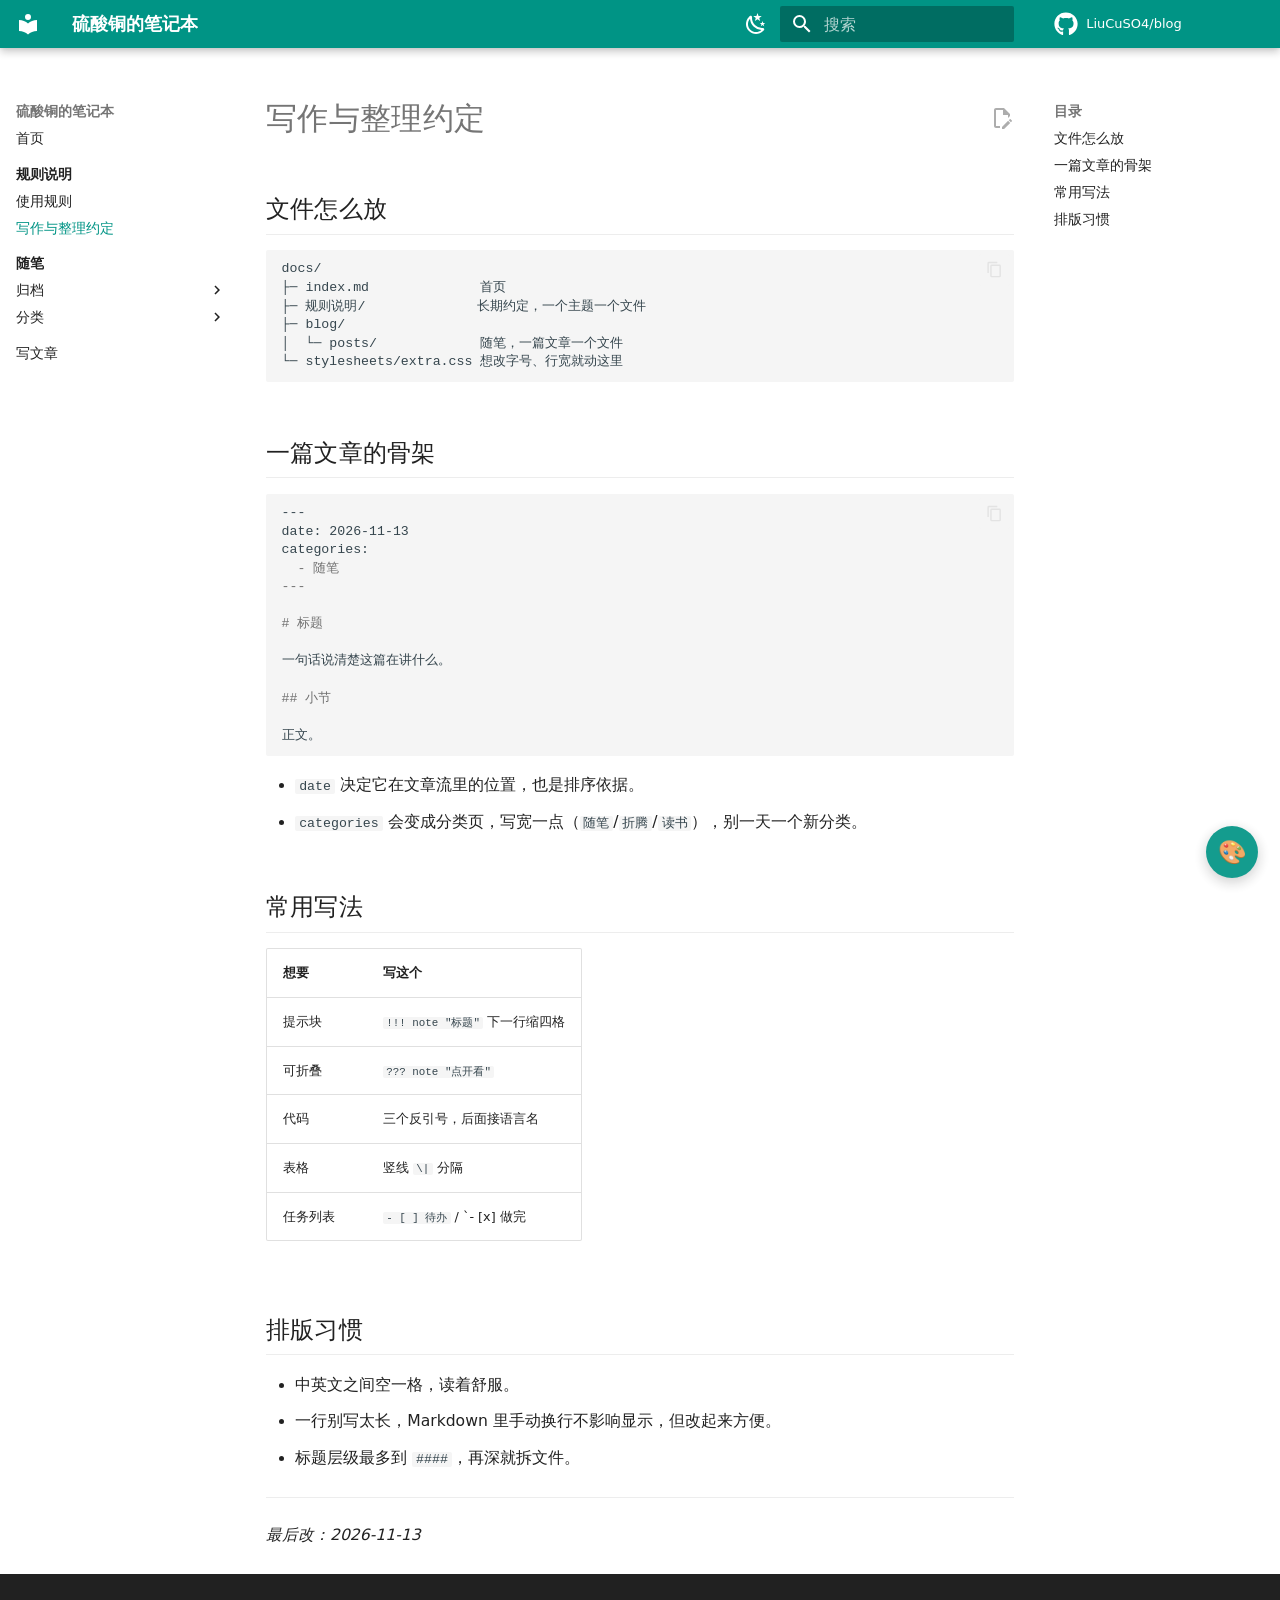
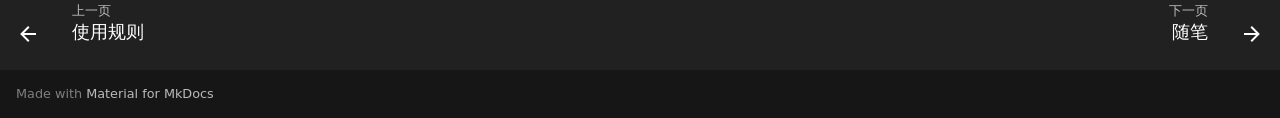
<file: 规则说明/写作约定/index.html>
<!doctype html>
<html lang="zh" class="no-js">
  <head>
    
      <meta charset="utf-8">
      <meta name="viewport" content="width=device-width,initial-scale=1">
      
        <meta name="description" content="规则说明与随笔">
      
      
      
        <link rel="canonical" href="https://liucuso4.github.io/blog/%E8%A7%84%E5%88%99%E8%AF%B4%E6%98%8E/%E5%86%99%E4%BD%9C%E7%BA%A6%E5%AE%9A/">
      
      
        <link rel="prev" href="../%E4%BD%BF%E7%94%A8%E8%A7%84%E5%88%99/">
      
      
        <link rel="next" href="../../blog/">
      
      
        
      
      
      <link rel="icon" href="../../assets/images/favicon.png">
      <meta name="generator" content="mkdocs-1.6.1, mkdocs-material-9.8.1">
    
    
      
        <title>写作与整理约定 - 硫酸铜的笔记本</title>
      
    
    
      <link rel="stylesheet" href="../../assets/stylesheets/main.57a0d79d.min.css">
      
        
        <link rel="stylesheet" href="../../assets/stylesheets/palette.fb2fffe2.min.css">
      
      


    
    
      
    
    
      
        
        
        <link rel="preconnect" href="https://fonts.gstatic.com" crossorigin>
        <link rel="stylesheet" href="https://fonts.googleapis.com/css?family=Roboto:300,300i,400,400i,700,700i%7CRoboto+Mono:400,400i,700,700i&display=fallback">
        <style>:root{--md-text-font:"Roboto";--md-code-font:"Roboto Mono"}</style>
      
    
    
      <link rel="stylesheet" href="../../stylesheets/extra.css">
    
    <script>__md_scope=new URL("../..",location),__md_hash=e=>[...e].reduce(((e,_)=>(e<<5)-e+_.charCodeAt(0)),0),__md_get=(e,_=localStorage,t=__md_scope)=>JSON.parse(_.getItem(t.pathname+"."+e)),__md_set=(e,_,t=localStorage,a=__md_scope)=>{try{t.setItem(a.pathname+"."+e,JSON.stringify(_))}catch(e){}}</script>
    
      

    
    
  
  <script>
    // 在样式生效前先把背景套上，避免白闪
    (function () {
      try {
        var raw = localStorage.getItem('dfy.blog.bg');
        if (!raw) return;
        var cfg = JSON.parse(raw);
        if (!cfg || !cfg.value) return;
        var el = document.documentElement;
        el.style.setProperty('--dfy-bg', cfg.value);
        el.style.setProperty('--dfy-blur', (cfg.blur || 0) + 'px');
        el.style.setProperty('--dfy-veil-a', (cfg.veil == null ? 0.12 : cfg.veil));
        el.classList.add('dfy-has-bg');
      } catch (e) {}
    })();
  </script>

  </head>
  
  
    
    
      
    
    
    
    
    <body dir="ltr" data-md-color-scheme="default" data-md-color-primary="teal" data-md-color-accent="teal">
  
    
    <input class="md-toggle" data-md-toggle="drawer" type="checkbox" id="__drawer" autocomplete="off">
    <input class="md-toggle" data-md-toggle="search" type="checkbox" id="__search" autocomplete="off">
    <label class="md-overlay" for="__drawer"></label>
    <div data-md-component="skip">
      
        
        <a href="#_1" class="md-skip">
          跳转至
        </a>
      
    </div>
    <div data-md-component="announce">
      
    </div>
    
    
      

  

<header class="md-header md-header--shadow" data-md-component="header">
  <nav class="md-header__inner md-grid" aria-label="页眉">
    <a href="../.." title="硫酸铜的笔记本" class="md-header__button md-logo" aria-label="硫酸铜的笔记本" data-md-component="logo">
      
  
  <svg xmlns="http://www.w3.org/2000/svg" viewBox="0 0 24 24"><path d="M12 8a3 3 0 0 0 3-3 3 3 0 0 0-3-3 3 3 0 0 0-3 3 3 3 0 0 0 3 3m0 3.54C9.64 9.35 6.5 8 3 8v11c3.5 0 6.64 1.35 9 3.54 2.36-2.19 5.5-3.54 9-3.54V8c-3.5 0-6.64 1.35-9 3.54"/></svg>

    </a>
    <label class="md-header__button md-icon" for="__drawer">
      
      <svg xmlns="http://www.w3.org/2000/svg" viewBox="0 0 24 24"><path d="M3 6h18v2H3zm0 5h18v2H3zm0 5h18v2H3z"/></svg>
    </label>
    <div class="md-header__title" data-md-component="header-title">
      <div class="md-header__ellipsis">
        <div class="md-header__topic">
          <span class="md-ellipsis">
            硫酸铜的笔记本
          </span>
        </div>
        <div class="md-header__topic" data-md-component="header-topic">
          <span class="md-ellipsis">
            
              写作与整理约定
            
          </span>
        </div>
      </div>
    </div>
    
      
        <form class="md-header__option" data-md-component="palette">
  
    
    
    
    <input class="md-option" data-md-color-media="(prefers-color-scheme: light)" data-md-color-scheme="default" data-md-color-primary="teal" data-md-color-accent="teal"  aria-label="切到夜间"  type="radio" name="__palette" id="__palette_0">
    
      <label class="md-header__button md-icon" title="切到夜间" for="__palette_1" hidden>
        <svg xmlns="http://www.w3.org/2000/svg" viewBox="0 0 24 24"><path d="m17.75 4.09-2.53 1.94.91 3.06-2.63-1.81-2.63 1.81.91-3.06-2.53-1.94L12.44 4l1.06-3 1.06 3zm3.5 6.91-1.64 1.25.59 1.98-1.7-1.17-1.7 1.17.59-1.98L15.75 11l2.06-.05L18.5 9l.69 1.95zm-2.28 4.95c.83-.08 1.72 1.1 1.19 1.85-.32.45-.66.87-1.08 1.27C15.17 23 8.84 23 4.94 19.07c-3.91-3.9-3.91-10.24 0-14.14.4-.4.82-.76 1.27-1.08.75-.53 1.93.36 1.85 1.19-.27 2.86.69 5.83 2.89 8.02a9.96 9.96 0 0 0 8.02 2.89m-1.64 2.02a12.08 12.08 0 0 1-7.8-3.47c-2.17-2.19-3.33-5-3.49-7.82-2.81 3.14-2.7 7.96.31 10.98 3.02 3.01 7.84 3.12 10.98.31"/></svg>
      </label>
    
  
    
    
    
    <input class="md-option" data-md-color-media="(prefers-color-scheme: dark)" data-md-color-scheme="slate" data-md-color-primary="teal" data-md-color-accent="teal"  aria-label="切到日间"  type="radio" name="__palette" id="__palette_1">
    
      <label class="md-header__button md-icon" title="切到日间" for="__palette_0" hidden>
        <svg xmlns="http://www.w3.org/2000/svg" viewBox="0 0 24 24"><path d="M12 7a5 5 0 0 1 5 5 5 5 0 0 1-5 5 5 5 0 0 1-5-5 5 5 0 0 1 5-5m0 2a3 3 0 0 0-3 3 3 3 0 0 0 3 3 3 3 0 0 0 3-3 3 3 0 0 0-3-3m0-7 2.39 3.42C13.65 5.15 12.84 5 12 5s-1.65.15-2.39.42zM3.34 7l4.16-.35A7.2 7.2 0 0 0 5.94 8.5c-.44.74-.69 1.5-.83 2.29zm.02 10 1.76-3.77a7.131 7.131 0 0 0 2.38 4.14zM20.65 7l-1.77 3.79a7.02 7.02 0 0 0-2.38-4.15zm-.01 10-4.14.36c.59-.51 1.12-1.14 1.54-1.86.42-.73.69-1.5.83-2.29zM12 22l-2.41-3.44c.74.27 1.55.44 2.41.44.82 0 1.63-.17 2.37-.44z"/></svg>
      </label>
    
  
</form>
      
    
    
      <script>var palette=__md_get("__palette");if(palette&&palette.color){if("(prefers-color-scheme)"===palette.color.media){var media=matchMedia("(prefers-color-scheme: light)"),input=document.querySelector(media.matches?"[data-md-color-media='(prefers-color-scheme: light)']":"[data-md-color-media='(prefers-color-scheme: dark)']");palette.color.media=input.getAttribute("data-md-color-media"),palette.color.scheme=input.getAttribute("data-md-color-scheme"),palette.color.primary=input.getAttribute("data-md-color-primary"),palette.color.accent=input.getAttribute("data-md-color-accent")}for(var[key,value]of Object.entries(palette.color))document.body.setAttribute("data-md-color-"+key,value)}</script>
    
    
    
      
      
        <label class="md-header__button md-icon" for="__search">
          
          <svg xmlns="http://www.w3.org/2000/svg" viewBox="0 0 24 24"><path d="M9.5 3A6.5 6.5 0 0 1 16 9.5c0 1.61-.59 3.09-1.56 4.23l.27.27h.79l5 5-1.5 1.5-5-5v-.79l-.27-.27A6.52 6.52 0 0 1 9.5 16 6.5 6.5 0 0 1 3 9.5 6.5 6.5 0 0 1 9.5 3m0 2C7 5 5 7 5 9.5S7 14 9.5 14 14 12 14 9.5 12 5 9.5 5"/></svg>
        </label>
        <div class="md-search" data-md-component="search" role="dialog">
  <label class="md-search__overlay" for="__search"></label>
  <div class="md-search__inner" role="search">
    <form class="md-search__form" name="search">
      <input type="text" class="md-search__input" name="query" aria-label="搜索" placeholder="搜索" autocapitalize="off" autocorrect="off" autocomplete="off" spellcheck="false" data-md-component="search-query" required>
      <label class="md-search__icon md-icon" for="__search">
        
        <svg xmlns="http://www.w3.org/2000/svg" viewBox="0 0 24 24"><path d="M9.5 3A6.5 6.5 0 0 1 16 9.5c0 1.61-.59 3.09-1.56 4.23l.27.27h.79l5 5-1.5 1.5-5-5v-.79l-.27-.27A6.52 6.52 0 0 1 9.5 16 6.5 6.5 0 0 1 3 9.5 6.5 6.5 0 0 1 9.5 3m0 2C7 5 5 7 5 9.5S7 14 9.5 14 14 12 14 9.5 12 5 9.5 5"/></svg>
        
        <svg xmlns="http://www.w3.org/2000/svg" viewBox="0 0 24 24"><path d="M20 11v2H8l5.5 5.5-1.42 1.42L4.16 12l7.92-7.92L13.5 5.5 8 11z"/></svg>
      </label>
      <nav class="md-search__options" aria-label="查找">
        
        <button type="reset" class="md-search__icon md-icon" title="清空当前内容" aria-label="清空当前内容" tabindex="-1">
          
          <svg xmlns="http://www.w3.org/2000/svg" viewBox="0 0 24 24"><path d="M19 6.41 17.59 5 12 10.59 6.41 5 5 6.41 10.59 12 5 17.59 6.41 19 12 13.41 17.59 19 19 17.59 13.41 12z"/></svg>
        </button>
      </nav>
      
        <div class="md-search__suggest" data-md-component="search-suggest"></div>
      
    </form>
    <div class="md-search__output">
      <div class="md-search__scrollwrap" tabindex="0" data-md-scrollfix>
        <div class="md-search-result" data-md-component="search-result">
          <div class="md-search-result__meta">
            正在初始化搜索引擎
          </div>
          <ol class="md-search-result__list" role="presentation"></ol>
        </div>
      </div>
    </div>
  </div>
</div>
      
    
    
      <div class="md-header__source">
        <a href="https://github.com/LiuCuSO4/blog" title="前往仓库" class="md-source" data-md-component="source">
  <div class="md-source__icon md-icon">
    
    <svg xmlns="http://www.w3.org/2000/svg" viewBox="0 0 512 512"><!--! Font Awesome Free 7.1.0 by @fontawesome - https://fontawesome.com License - https://fontawesome.com/license/free (Icons: CC BY 4.0, Fonts: SIL OFL 1.1, Code: MIT License) Copyright 2025 Fonticons, Inc.--><path d="M173.9 397.4c0 2-2.3 3.6-5.2 3.6-3.3.3-5.6-1.3-5.6-3.6 0-2 2.3-3.6 5.2-3.6 3-.3 5.6 1.3 5.6 3.6m-31.1-4.5c-.7 2 1.3 4.3 4.3 4.9 2.6 1 5.6 0 6.2-2s-1.3-4.3-4.3-5.2c-2.6-.7-5.5.3-6.2 2.3m44.2-1.7c-2.9.7-4.9 2.6-4.6 4.9.3 2 2.9 3.3 5.9 2.6 2.9-.7 4.9-2.6 4.6-4.6-.3-1.9-3-3.2-5.9-2.9M252.8 8C114.1 8 8 113.3 8 252c0 110.9 69.8 205.8 169.5 239.2 12.8 2.3 17.3-5.6 17.3-12.1 0-6.2-.3-40.4-.3-61.4 0 0-70 15-84.7-29.8 0 0-11.4-29.1-27.8-36.6 0 0-22.9-15.7 1.6-15.4 0 0 24.9 2 38.6 25.8 21.9 38.6 58.6 27.5 72.9 20.9 2.3-16 8.8-27.1 16-33.7-55.9-6.2-112.3-14.3-112.3-110.5 0-27.5 7.6-41.3 23.6-58.9-2.6-6.5-11.1-33.3 2.6-67.9 20.9-6.5 69 27 69 27 20-5.6 41.5-8.5 62.8-8.5s42.8 2.9 62.8 8.5c0 0 48.1-33.6 69-27 13.7 34.7 5.2 61.4 2.6 67.9 16 17.7 25.8 31.5 25.8 58.9 0 96.5-58.9 104.2-114.8 110.5 9.2 7.9 17 22.9 17 46.4 0 33.7-.3 75.4-.3 83.6 0 6.5 4.6 14.4 17.3 12.1C436.2 457.8 504 362.9 504 252 504 113.3 391.5 8 252.8 8M105.2 352.9c-1.3 1-1 3.3.7 5.2 1.6 1.6 3.9 2.3 5.2 1 1.3-1 1-3.3-.7-5.2-1.6-1.6-3.9-2.3-5.2-1m-10.8-8.1c-.7 1.3.3 2.9 2.3 3.9 1.6 1 3.6.7 4.3-.7.7-1.3-.3-2.9-2.3-3.9-2-.6-3.6-.3-4.3.7m32.4 35.6c-1.6 1.3-1 4.3 1.3 6.2 2.3 2.3 5.2 2.6 6.5 1 1.3-1.3.7-4.3-1.3-6.2-2.2-2.3-5.2-2.6-6.5-1m-11.4-14.7c-1.6 1-1.6 3.6 0 5.9s4.3 3.3 5.6 2.3c1.6-1.3 1.6-3.9 0-6.2-1.4-2.3-4-3.3-5.6-2"/></svg>
  </div>
  <div class="md-source__repository">
    LiuCuSO4/blog
  </div>
</a>
      </div>
    
  </nav>
  
</header>
    
    <div class="md-container" data-md-component="container">
      
      
        
          
        
      
      <main class="md-main" data-md-component="main">
        <div class="md-main__inner md-grid">
          
            
              
              <div class="md-sidebar md-sidebar--primary" data-md-component="sidebar" data-md-type="navigation" >
                <div class="md-sidebar__scrollwrap">
                  <div class="md-sidebar__inner">
                    



<nav class="md-nav md-nav--primary" aria-label="导航栏" data-md-level="0">
  <label class="md-nav__title" for="__drawer">
    <a href="../.." title="硫酸铜的笔记本" class="md-nav__button md-logo" aria-label="硫酸铜的笔记本" data-md-component="logo">
      
  
  <svg xmlns="http://www.w3.org/2000/svg" viewBox="0 0 24 24"><path d="M12 8a3 3 0 0 0 3-3 3 3 0 0 0-3-3 3 3 0 0 0-3 3 3 3 0 0 0 3 3m0 3.54C9.64 9.35 6.5 8 3 8v11c3.5 0 6.64 1.35 9 3.54 2.36-2.19 5.5-3.54 9-3.54V8c-3.5 0-6.64 1.35-9 3.54"/></svg>

    </a>
    硫酸铜的笔记本
  </label>
  
    <div class="md-nav__source">
      <a href="https://github.com/LiuCuSO4/blog" title="前往仓库" class="md-source" data-md-component="source">
  <div class="md-source__icon md-icon">
    
    <svg xmlns="http://www.w3.org/2000/svg" viewBox="0 0 512 512"><!--! Font Awesome Free 7.1.0 by @fontawesome - https://fontawesome.com License - https://fontawesome.com/license/free (Icons: CC BY 4.0, Fonts: SIL OFL 1.1, Code: MIT License) Copyright 2025 Fonticons, Inc.--><path d="M173.9 397.4c0 2-2.3 3.6-5.2 3.6-3.3.3-5.6-1.3-5.6-3.6 0-2 2.3-3.6 5.2-3.6 3-.3 5.6 1.3 5.6 3.6m-31.1-4.5c-.7 2 1.3 4.3 4.3 4.9 2.6 1 5.6 0 6.2-2s-1.3-4.3-4.3-5.2c-2.6-.7-5.5.3-6.2 2.3m44.2-1.7c-2.9.7-4.9 2.6-4.6 4.9.3 2 2.9 3.3 5.9 2.6 2.9-.7 4.9-2.6 4.6-4.6-.3-1.9-3-3.2-5.9-2.9M252.8 8C114.1 8 8 113.3 8 252c0 110.9 69.8 205.8 169.5 239.2 12.8 2.3 17.3-5.6 17.3-12.1 0-6.2-.3-40.4-.3-61.4 0 0-70 15-84.7-29.8 0 0-11.4-29.1-27.8-36.6 0 0-22.9-15.7 1.6-15.4 0 0 24.9 2 38.6 25.8 21.9 38.6 58.6 27.5 72.9 20.9 2.3-16 8.8-27.1 16-33.7-55.9-6.2-112.3-14.3-112.3-110.5 0-27.5 7.6-41.3 23.6-58.9-2.6-6.5-11.1-33.3 2.6-67.9 20.9-6.5 69 27 69 27 20-5.6 41.5-8.5 62.8-8.5s42.8 2.9 62.8 8.5c0 0 48.1-33.6 69-27 13.7 34.7 5.2 61.4 2.6 67.9 16 17.7 25.8 31.5 25.8 58.9 0 96.5-58.9 104.2-114.8 110.5 9.2 7.9 17 22.9 17 46.4 0 33.7-.3 75.4-.3 83.6 0 6.5 4.6 14.4 17.3 12.1C436.2 457.8 504 362.9 504 252 504 113.3 391.5 8 252.8 8M105.2 352.9c-1.3 1-1 3.3.7 5.2 1.6 1.6 3.9 2.3 5.2 1 1.3-1 1-3.3-.7-5.2-1.6-1.6-3.9-2.3-5.2-1m-10.8-8.1c-.7 1.3.3 2.9 2.3 3.9 1.6 1 3.6.7 4.3-.7.7-1.3-.3-2.9-2.3-3.9-2-.6-3.6-.3-4.3.7m32.4 35.6c-1.6 1.3-1 4.3 1.3 6.2 2.3 2.3 5.2 2.6 6.5 1 1.3-1.3.7-4.3-1.3-6.2-2.2-2.3-5.2-2.6-6.5-1m-11.4-14.7c-1.6 1-1.6 3.6 0 5.9s4.3 3.3 5.6 2.3c1.6-1.3 1.6-3.9 0-6.2-1.4-2.3-4-3.3-5.6-2"/></svg>
  </div>
  <div class="md-source__repository">
    LiuCuSO4/blog
  </div>
</a>
    </div>
  
  <ul class="md-nav__list" data-md-scrollfix>
    
      
      
  
  
  
  
    <li class="md-nav__item">
      <a href="../.." class="md-nav__link">
        
  
  
  <span class="md-ellipsis">
    
  
    首页
  

    
  </span>
  
  

      </a>
    </li>
  

    
      
      
  
  
    
  
  
  
    
    
      
        
          
        
      
        
      
        
      
    
    
    
      
        
        
      
    
    
    <li class="md-nav__item md-nav__item--active md-nav__item--section md-nav__item--nested">
      
        
        
        <input class="md-nav__toggle md-toggle " type="checkbox" id="__nav_2" checked>
        
          
          <div class="md-nav__link md-nav__container">
            <a href="../" class="md-nav__link ">
              
  
  
  <span class="md-ellipsis">
    
  
    规则说明
  

    
  </span>
  
  

            </a>
            
              
              <label class="md-nav__link " for="__nav_2" id="__nav_2_label" tabindex="">
                <span class="md-nav__icon md-icon"></span>
              </label>
            
          </div>
        
        <nav class="md-nav" data-md-level="1" aria-labelledby="__nav_2_label" aria-expanded="true">
          <label class="md-nav__title" for="__nav_2">
            <span class="md-nav__icon md-icon"></span>
            
  
    规则说明
  

          </label>
          <ul class="md-nav__list" data-md-scrollfix>
            
              
            
              
                
  
  
  
  
    <li class="md-nav__item">
      <a href="../%E4%BD%BF%E7%94%A8%E8%A7%84%E5%88%99/" class="md-nav__link">
        
  
  
  <span class="md-ellipsis">
    
  
    使用规则
  

    
  </span>
  
  

      </a>
    </li>
  

              
            
              
                
  
  
    
  
  
  
    <li class="md-nav__item md-nav__item--active">
      
      <input class="md-nav__toggle md-toggle" type="checkbox" id="__toc">
      
      
        
      
      
        <label class="md-nav__link md-nav__link--active" for="__toc">
          
  
  
  <span class="md-ellipsis">
    
  
    写作与整理约定
  

    
  </span>
  
  

          <span class="md-nav__icon md-icon"></span>
        </label>
      
      <a href="./" class="md-nav__link md-nav__link--active">
        
  
  
  <span class="md-ellipsis">
    
  
    写作与整理约定
  

    
  </span>
  
  

      </a>
      
        

<nav class="md-nav md-nav--secondary" aria-label="目录">
  
  
  
    
  
  
    <label class="md-nav__title" for="__toc">
      <span class="md-nav__icon md-icon"></span>
      目录
    </label>
    <ul class="md-nav__list" data-md-component="toc" data-md-scrollfix>
      
        <li class="md-nav__item">
  <a href="#_2" class="md-nav__link">
    <span class="md-ellipsis">
      
        文件怎么放
      
    </span>
  </a>
  
</li>
      
        <li class="md-nav__item">
  <a href="#_3" class="md-nav__link">
    <span class="md-ellipsis">
      
        一篇文章的骨架
      
    </span>
  </a>
  
</li>
      
        <li class="md-nav__item">
  <a href="#_4" class="md-nav__link">
    <span class="md-ellipsis">
      
        常用写法
      
    </span>
  </a>
  
</li>
      
        <li class="md-nav__item">
  <a href="#_5" class="md-nav__link">
    <span class="md-ellipsis">
      
        排版习惯
      
    </span>
  </a>
  
</li>
      
    </ul>
  
</nav>
      
    </li>
  

              
            
          </ul>
        </nav>
      
    </li>
  

    
      
      
  
  
  
  
    
    
      
        
          
        
      
        
      
        
      
    
    
    
      
        
        
      
    
    
    <li class="md-nav__item md-nav__item--section md-nav__item--nested">
      
        
        
        <input class="md-nav__toggle md-toggle " type="checkbox" id="__nav_3" >
        
          
          <div class="md-nav__link md-nav__container">
            <a href="../../blog/" class="md-nav__link ">
              
  
  
  <span class="md-ellipsis">
    
  
    随笔
  

    
  </span>
  
  

            </a>
            
              
              <label class="md-nav__link " for="__nav_3" id="__nav_3_label" tabindex="">
                <span class="md-nav__icon md-icon"></span>
              </label>
            
          </div>
        
        <nav class="md-nav" data-md-level="1" aria-labelledby="__nav_3_label" aria-expanded="false">
          <label class="md-nav__title" for="__nav_3">
            <span class="md-nav__icon md-icon"></span>
            
  
    随笔
  

          </label>
          <ul class="md-nav__list" data-md-scrollfix>
            
              
            
              
                
  
  
  
  
    
    
      
        
      
    
    
    
      
    
    
    <li class="md-nav__item md-nav__item--nested">
      
        
        
        <input class="md-nav__toggle md-toggle " type="checkbox" id="__nav_3_2" >
        
          
          <label class="md-nav__link" for="__nav_3_2" id="__nav_3_2_label" tabindex="0">
            
  
  
  <span class="md-ellipsis">
    
  
    归档
  

    
  </span>
  
  

            <span class="md-nav__icon md-icon"></span>
          </label>
        
        <nav class="md-nav" data-md-level="2" aria-labelledby="__nav_3_2_label" aria-expanded="false">
          <label class="md-nav__title" for="__nav_3_2">
            <span class="md-nav__icon md-icon"></span>
            
  
    归档
  

          </label>
          <ul class="md-nav__list" data-md-scrollfix>
            
              
                
  
  
  
    
  
  
    <li class="md-nav__item">
      <a href="../../blog/archive/2026/" class="md-nav__link">
        
  
  
  <span class="md-ellipsis">
    
  
    2026
  

    
  </span>
  
  

      </a>
    </li>
  

              
            
          </ul>
        </nav>
      
    </li>
  

              
            
              
                
  
  
  
  
    
    
      
        
      
    
    
    
      
    
    
    <li class="md-nav__item md-nav__item--nested">
      
        
        
        <input class="md-nav__toggle md-toggle " type="checkbox" id="__nav_3_3" >
        
          
          <label class="md-nav__link" for="__nav_3_3" id="__nav_3_3_label" tabindex="0">
            
  
  
  <span class="md-ellipsis">
    
  
    分类
  

    
  </span>
  
  

            <span class="md-nav__icon md-icon"></span>
          </label>
        
        <nav class="md-nav" data-md-level="2" aria-labelledby="__nav_3_3_label" aria-expanded="false">
          <label class="md-nav__title" for="__nav_3_3">
            <span class="md-nav__icon md-icon"></span>
            
  
    分类
  

          </label>
          <ul class="md-nav__list" data-md-scrollfix>
            
              
                
  
  
  
    
  
  
    <li class="md-nav__item">
      <a href="../../blog/category/%E9%9A%8F%E7%AC%94/" class="md-nav__link">
        
  
  
  <span class="md-ellipsis">
    
  
    随笔
  

    
  </span>
  
  

      </a>
    </li>
  

              
            
          </ul>
        </nav>
      
    </li>
  

              
            
          </ul>
        </nav>
      
    </li>
  

    
      
      
  
  
  
  
    <li class="md-nav__item">
      <a href="../../write/" class="md-nav__link">
        
  
  
  <span class="md-ellipsis">
    
  
    写文章
  

    
  </span>
  
  

      </a>
    </li>
  

    
  </ul>
</nav>
                  </div>
                </div>
              </div>
            
            
              
              <div class="md-sidebar md-sidebar--secondary" data-md-component="sidebar" data-md-type="toc" >
                <div class="md-sidebar__scrollwrap">
                  <div class="md-sidebar__inner">
                    

<nav class="md-nav md-nav--secondary" aria-label="目录">
  
  
  
    
  
  
    <label class="md-nav__title" for="__toc">
      <span class="md-nav__icon md-icon"></span>
      目录
    </label>
    <ul class="md-nav__list" data-md-component="toc" data-md-scrollfix>
      
        <li class="md-nav__item">
  <a href="#_2" class="md-nav__link">
    <span class="md-ellipsis">
      
        文件怎么放
      
    </span>
  </a>
  
</li>
      
        <li class="md-nav__item">
  <a href="#_3" class="md-nav__link">
    <span class="md-ellipsis">
      
        一篇文章的骨架
      
    </span>
  </a>
  
</li>
      
        <li class="md-nav__item">
  <a href="#_4" class="md-nav__link">
    <span class="md-ellipsis">
      
        常用写法
      
    </span>
  </a>
  
</li>
      
        <li class="md-nav__item">
  <a href="#_5" class="md-nav__link">
    <span class="md-ellipsis">
      
        排版习惯
      
    </span>
  </a>
  
</li>
      
    </ul>
  
</nav>
                  </div>
                </div>
              </div>
            
          
          
            <div class="md-content" data-md-component="content">
              
              <article class="md-content__inner md-typeset">
                
                  


  
    <a href="https://github.com/LiuCuSO4/blog/edit/main/docs/规则说明/写作约定.md" title="编辑此页" class="md-content__button md-icon" rel="edit">
      
      <svg xmlns="http://www.w3.org/2000/svg" viewBox="0 0 24 24"><path d="M10 20H6V4h7v5h5v3.1l2-2V8l-6-6H6c-1.1 0-2 .9-2 2v16c0 1.1.9 2 2 2h4zm10.2-7c.1 0 .3.1.4.2l1.3 1.3c.2.2.2.6 0 .8l-1 1-2.1-2.1 1-1c.1-.1.2-.2.4-.2m0 3.9L14.1 23H12v-2.1l6.1-6.1z"/></svg>
    </a>
  
  


<h1 id="_1">写作与整理约定<a class="headerlink" href="#_1" title="Permanent link">&para;</a></h1>
<h2 id="_2">文件怎么放<a class="headerlink" href="#_2" title="Permanent link">&para;</a></h2>
<div class="highlight"><pre><span></span><code><a id="__codelineno-0-1" name="__codelineno-0-1" href="#__codelineno-0-1"></a>docs/
<a id="__codelineno-0-2" name="__codelineno-0-2" href="#__codelineno-0-2"></a>├─ index.md              首页
<a id="__codelineno-0-3" name="__codelineno-0-3" href="#__codelineno-0-3"></a>├─ 规则说明/              长期约定，一个主题一个文件
<a id="__codelineno-0-4" name="__codelineno-0-4" href="#__codelineno-0-4"></a>├─ blog/
<a id="__codelineno-0-5" name="__codelineno-0-5" href="#__codelineno-0-5"></a>│  └─ posts/             随笔，一篇文章一个文件
<a id="__codelineno-0-6" name="__codelineno-0-6" href="#__codelineno-0-6"></a>└─ stylesheets/extra.css 想改字号、行宽就动这里
</code></pre></div>
<h2 id="_3">一篇文章的骨架<a class="headerlink" href="#_3" title="Permanent link">&para;</a></h2>
<div class="highlight"><pre><span></span><code><a id="__codelineno-1-1" name="__codelineno-1-1" href="#__codelineno-1-1"></a>---
<a id="__codelineno-1-2" name="__codelineno-1-2" href="#__codelineno-1-2"></a>date: 2026-11-13
<a id="__codelineno-1-3" name="__codelineno-1-3" href="#__codelineno-1-3"></a>categories:
<a id="__codelineno-1-4" name="__codelineno-1-4" href="#__codelineno-1-4"></a><span class="gu">  - 随笔</span>
<a id="__codelineno-1-5" name="__codelineno-1-5" href="#__codelineno-1-5"></a><span class="gu">---</span>
<a id="__codelineno-1-6" name="__codelineno-1-6" href="#__codelineno-1-6"></a>
<a id="__codelineno-1-7" name="__codelineno-1-7" href="#__codelineno-1-7"></a><span class="gh"># 标题</span>
<a id="__codelineno-1-8" name="__codelineno-1-8" href="#__codelineno-1-8"></a>
<a id="__codelineno-1-9" name="__codelineno-1-9" href="#__codelineno-1-9"></a>一句话说清楚这篇在讲什么。
<a id="__codelineno-1-10" name="__codelineno-1-10" href="#__codelineno-1-10"></a>
<a id="__codelineno-1-11" name="__codelineno-1-11" href="#__codelineno-1-11"></a><span class="gu">## 小节</span>
<a id="__codelineno-1-12" name="__codelineno-1-12" href="#__codelineno-1-12"></a>
<a id="__codelineno-1-13" name="__codelineno-1-13" href="#__codelineno-1-13"></a>正文。
</code></pre></div>
<ul>
<li><code>date</code> 决定它在文章流里的位置，也是排序依据。</li>
<li><code>categories</code> 会变成分类页，写宽一点（<code>随笔</code>/<code>折腾</code>/<code>读书</code>），别一天一个新分类。</li>
</ul>
<h2 id="_4">常用写法<a class="headerlink" href="#_4" title="Permanent link">&para;</a></h2>
<table>
<thead>
<tr>
<th>想要</th>
<th>写这个</th>
</tr>
</thead>
<tbody>
<tr>
<td>提示块</td>
<td><code>!!! note "标题"</code> 下一行缩四格</td>
</tr>
<tr>
<td>可折叠</td>
<td><code>??? note "点开看"</code></td>
</tr>
<tr>
<td>代码</td>
<td>三个反引号，后面接语言名</td>
</tr>
<tr>
<td>表格</td>
<td>竖线 <code>\|</code> 分隔</td>
</tr>
<tr>
<td>任务列表</td>
<td><code>- [ ] 待办</code> / `- [x] 做完</td>
</tr>
</tbody>
</table>
<h2 id="_5">排版习惯<a class="headerlink" href="#_5" title="Permanent link">&para;</a></h2>
<ul>
<li>中英文之间空一格，读着舒服。</li>
<li>一行别写太长，Markdown 里手动换行不影响显示，但改起来方便。</li>
<li>标题层级最多到 <code>####</code>，再深就拆文件。</li>
</ul>
<hr />
<p><em>最后改：2026-11-13</em></p>












                
              </article>
            </div>
          
          
<script>var target=document.getElementById(location.hash.slice(1));target&&target.name&&(target.checked=target.name.startsWith("__tabbed_"))</script>
        </div>
        
          <button type="button" class="md-top md-icon" data-md-component="top" hidden>
  
  <svg xmlns="http://www.w3.org/2000/svg" viewBox="0 0 24 24"><path d="M13 20h-2V8l-5.5 5.5-1.42-1.42L12 4.16l7.92 7.92-1.42 1.42L13 8z"/></svg>
  回到页面顶部
</button>
        
      </main>
      
        <footer class="md-footer">
  
    
      
      <nav class="md-footer__inner md-grid" aria-label="页脚" >
        
          
          <a href="../%E4%BD%BF%E7%94%A8%E8%A7%84%E5%88%99/" class="md-footer__link md-footer__link--prev" aria-label="上一页: 使用规则">
            <div class="md-footer__button md-icon">
              
              <svg xmlns="http://www.w3.org/2000/svg" viewBox="0 0 24 24"><path d="M20 11v2H8l5.5 5.5-1.42 1.42L4.16 12l7.92-7.92L13.5 5.5 8 11z"/></svg>
            </div>
            <div class="md-footer__title">
              <span class="md-footer__direction">
                上一页
              </span>
              <div class="md-ellipsis">
                使用规则
              </div>
            </div>
          </a>
        
        
          
          <a href="../../blog/" class="md-footer__link md-footer__link--next" aria-label="下一页: 随笔">
            <div class="md-footer__title">
              <span class="md-footer__direction">
                下一页
              </span>
              <div class="md-ellipsis">
                随笔
              </div>
            </div>
            <div class="md-footer__button md-icon">
              
              <svg xmlns="http://www.w3.org/2000/svg" viewBox="0 0 24 24"><path d="M4 11v2h12l-5.5 5.5 1.42 1.42L19.84 12l-7.92-7.92L10.5 5.5 16 11z"/></svg>
            </div>
          </a>
        
      </nav>
    
  
  <div class="md-footer-meta md-typeset">
    <div class="md-footer-meta__inner md-grid">
      <div class="md-copyright">
  
  
    Made with
    <a href="https://squidfunk.github.io/mkdocs-material/" target="_blank" rel="noopener">
      Material for MkDocs
    </a>
  
</div>
      
    </div>
  </div>
</footer>
      
    </div>
    <div class="md-dialog" data-md-component="dialog">
      <div class="md-dialog__inner md-typeset"></div>
    </div>
    
    
    
      
      
      <script id="__config" type="application/json">{"annotate": null, "base": "../..", "features": ["navigation.instant", "navigation.tracking", "navigation.sections", "navigation.indexes", "navigation.top", "navigation.footer", "toc.follow", "search.suggest", "search.highlight", "content.code.copy", "content.action.edit"], "search": "../../assets/javascripts/workers/search.a7633da7.min.js", "tags": null, "translations": {"clipboard.copied": "\u5df2\u590d\u5236", "clipboard.copy": "\u590d\u5236", "search.result.more.one": "\u5728\u8be5\u9875\u4e0a\u8fd8\u6709 1 \u4e2a\u7b26\u5408\u6761\u4ef6\u7684\u7ed3\u679c", "search.result.more.other": "\u5728\u8be5\u9875\u4e0a\u8fd8\u6709 # \u4e2a\u7b26\u5408\u6761\u4ef6\u7684\u7ed3\u679c", "search.result.none": "\u6ca1\u6709\u627e\u5230\u7b26\u5408\u6761\u4ef6\u7684\u7ed3\u679c", "search.result.one": "\u627e\u5230 1 \u4e2a\u7b26\u5408\u6761\u4ef6\u7684\u7ed3\u679c", "search.result.other": "# \u4e2a\u7b26\u5408\u6761\u4ef6\u7684\u7ed3\u679c", "search.result.placeholder": "\u952e\u5165\u4ee5\u5f00\u59cb\u641c\u7d22", "search.result.term.missing": "\u7f3a\u5c11", "select.version": "\u9009\u62e9\u5f53\u524d\u7248\u672c"}, "version": null}</script>
    
    
      <script src="../../assets/javascripts/bundle.a5f9d56c.min.js"></script>
      
        <script src="../../javascripts/site.js"></script>
      
    
  </body>
</html>
</file>
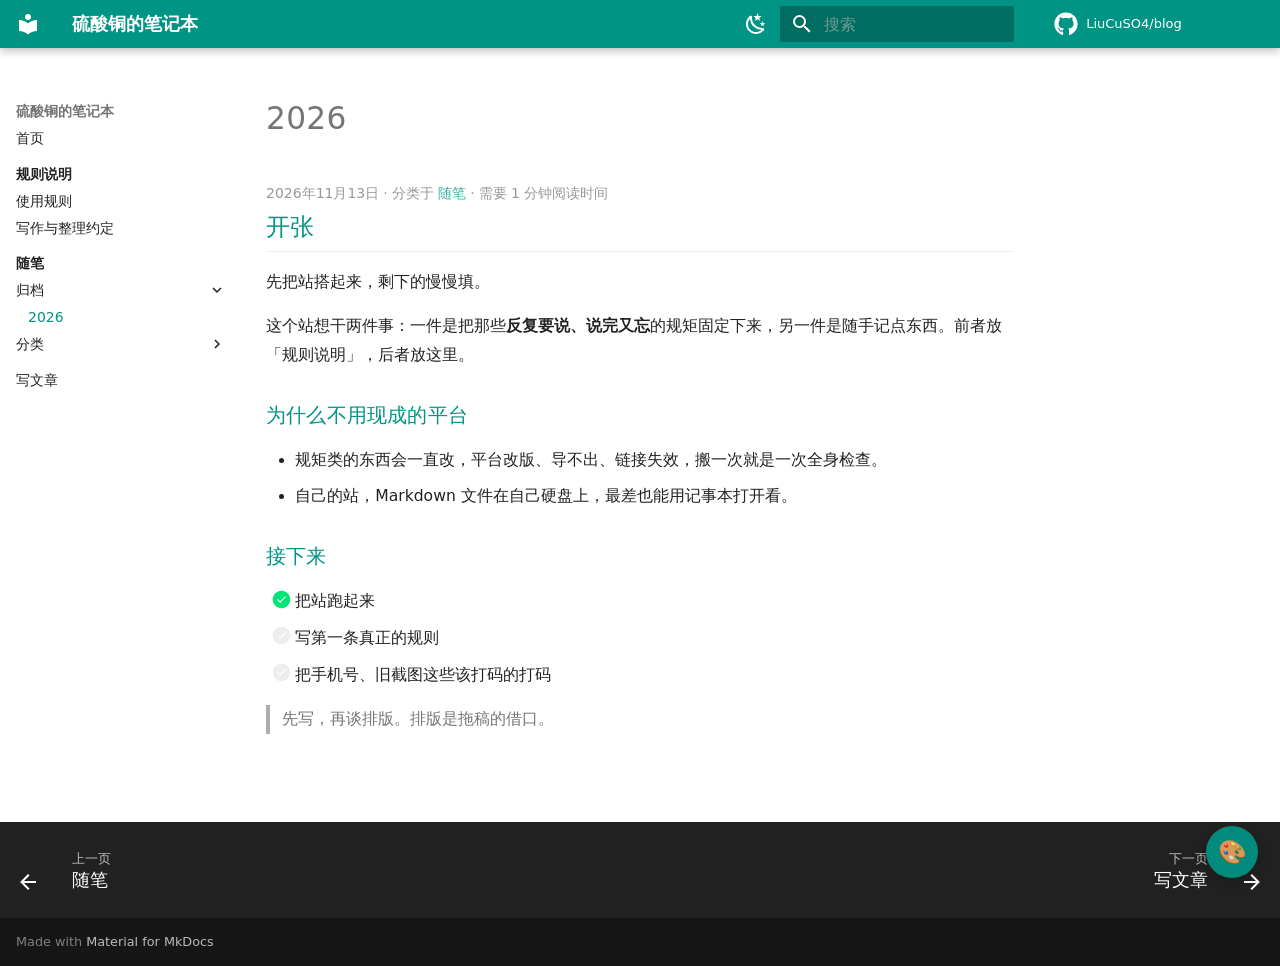
<file: blog/archive/2026/index.html>
<!doctype html>
<html lang="zh" class="no-js">
  <head>
    
      <meta charset="utf-8">
      <meta name="viewport" content="width=device-width,initial-scale=1">
      
        <meta name="description" content="规则说明与随笔">
      
      
      
        <link rel="canonical" href="https://liucuso4.github.io/blog/blog/archive/2026/">
      
      
        <link rel="prev" href="../../category/%E9%9A%8F%E7%AC%94/">
      
      
        <link rel="next" href="../../../write/">
      
      
        
      
      
      <link rel="icon" href="../../../assets/images/favicon.png">
      <meta name="generator" content="mkdocs-1.6.1, mkdocs-material-9.8.1">
    
    
      
        <title>2026 - 硫酸铜的笔记本</title>
      
    
    
      <link rel="stylesheet" href="../../../assets/stylesheets/main.57a0d79d.min.css">
      
        
        <link rel="stylesheet" href="../../../assets/stylesheets/palette.fb2fffe2.min.css">
      
      


    
    
      
    
    
      
        
        
        <link rel="preconnect" href="https://fonts.gstatic.com" crossorigin>
        <link rel="stylesheet" href="https://fonts.googleapis.com/css?family=Roboto:300,300i,400,400i,700,700i%7CRoboto+Mono:400,400i,700,700i&display=fallback">
        <style>:root{--md-text-font:"Roboto";--md-code-font:"Roboto Mono"}</style>
      
    
    
      <link rel="stylesheet" href="../../../stylesheets/extra.css">
    
    <script>__md_scope=new URL("../../..",location),__md_hash=e=>[...e].reduce(((e,_)=>(e<<5)-e+_.charCodeAt(0)),0),__md_get=(e,_=localStorage,t=__md_scope)=>JSON.parse(_.getItem(t.pathname+"."+e)),__md_set=(e,_,t=localStorage,a=__md_scope)=>{try{t.setItem(a.pathname+"."+e,JSON.stringify(_))}catch(e){}}</script>
    
      

    
    
  
  <script>
    // 在样式生效前先把背景套上，避免白闪
    (function () {
      try {
        var raw = localStorage.getItem('dfy.blog.bg');
        if (!raw) return;
        var cfg = JSON.parse(raw);
        if (!cfg || !cfg.value) return;
        var el = document.documentElement;
        el.style.setProperty('--dfy-bg', cfg.value);
        el.style.setProperty('--dfy-blur', (cfg.blur || 0) + 'px');
        el.style.setProperty('--dfy-veil-a', (cfg.veil == null ? 0.12 : cfg.veil));
        el.classList.add('dfy-has-bg');
      } catch (e) {}
    })();
  </script>

  </head>
  
  
    
    
      
    
    
    
    
    <body dir="ltr" data-md-color-scheme="default" data-md-color-primary="teal" data-md-color-accent="teal">
  
    
    <input class="md-toggle" data-md-toggle="drawer" type="checkbox" id="__drawer" autocomplete="off">
    <input class="md-toggle" data-md-toggle="search" type="checkbox" id="__search" autocomplete="off">
    <label class="md-overlay" for="__drawer"></label>
    <div data-md-component="skip">
      
        
        <a href="#2026" class="md-skip">
          跳转至
        </a>
      
    </div>
    <div data-md-component="announce">
      
    </div>
    
    
      

  

<header class="md-header md-header--shadow" data-md-component="header">
  <nav class="md-header__inner md-grid" aria-label="页眉">
    <a href="../../.." title="硫酸铜的笔记本" class="md-header__button md-logo" aria-label="硫酸铜的笔记本" data-md-component="logo">
      
  
  <svg xmlns="http://www.w3.org/2000/svg" viewBox="0 0 24 24"><path d="M12 8a3 3 0 0 0 3-3 3 3 0 0 0-3-3 3 3 0 0 0-3 3 3 3 0 0 0 3 3m0 3.54C9.64 9.35 6.5 8 3 8v11c3.5 0 6.64 1.35 9 3.54 2.36-2.19 5.5-3.54 9-3.54V8c-3.5 0-6.64 1.35-9 3.54"/></svg>

    </a>
    <label class="md-header__button md-icon" for="__drawer">
      
      <svg xmlns="http://www.w3.org/2000/svg" viewBox="0 0 24 24"><path d="M3 6h18v2H3zm0 5h18v2H3zm0 5h18v2H3z"/></svg>
    </label>
    <div class="md-header__title" data-md-component="header-title">
      <div class="md-header__ellipsis">
        <div class="md-header__topic">
          <span class="md-ellipsis">
            硫酸铜的笔记本
          </span>
        </div>
        <div class="md-header__topic" data-md-component="header-topic">
          <span class="md-ellipsis">
            
              2026
            
          </span>
        </div>
      </div>
    </div>
    
      
        <form class="md-header__option" data-md-component="palette">
  
    
    
    
    <input class="md-option" data-md-color-media="(prefers-color-scheme: light)" data-md-color-scheme="default" data-md-color-primary="teal" data-md-color-accent="teal"  aria-label="切到夜间"  type="radio" name="__palette" id="__palette_0">
    
      <label class="md-header__button md-icon" title="切到夜间" for="__palette_1" hidden>
        <svg xmlns="http://www.w3.org/2000/svg" viewBox="0 0 24 24"><path d="m17.75 4.09-2.53 1.94.91 3.06-2.63-1.81-2.63 1.81.91-3.06-2.53-1.94L12.44 4l1.06-3 1.06 3zm3.5 6.91-1.64 1.25.59 1.98-1.7-1.17-1.7 1.17.59-1.98L15.75 11l2.06-.05L18.5 9l.69 1.95zm-2.28 4.95c.83-.08 1.72 1.1 1.19 1.85-.32.45-.66.87-1.08 1.27C15.17 23 8.84 23 4.94 19.07c-3.91-3.9-3.91-10.24 0-14.14.4-.4.82-.76 1.27-1.08.75-.53 1.93.36 1.85 1.19-.27 2.86.69 5.83 2.89 8.02a9.96 9.96 0 0 0 8.02 2.89m-1.64 2.02a12.08 12.08 0 0 1-7.8-3.47c-2.17-2.19-3.33-5-3.49-7.82-2.81 3.14-2.7 7.96.31 10.98 3.02 3.01 7.84 3.12 10.98.31"/></svg>
      </label>
    
  
    
    
    
    <input class="md-option" data-md-color-media="(prefers-color-scheme: dark)" data-md-color-scheme="slate" data-md-color-primary="teal" data-md-color-accent="teal"  aria-label="切到日间"  type="radio" name="__palette" id="__palette_1">
    
      <label class="md-header__button md-icon" title="切到日间" for="__palette_0" hidden>
        <svg xmlns="http://www.w3.org/2000/svg" viewBox="0 0 24 24"><path d="M12 7a5 5 0 0 1 5 5 5 5 0 0 1-5 5 5 5 0 0 1-5-5 5 5 0 0 1 5-5m0 2a3 3 0 0 0-3 3 3 3 0 0 0 3 3 3 3 0 0 0 3-3 3 3 0 0 0-3-3m0-7 2.39 3.42C13.65 5.15 12.84 5 12 5s-1.65.15-2.39.42zM3.34 7l4.16-.35A7.2 7.2 0 0 0 5.94 8.5c-.44.74-.69 1.5-.83 2.29zm.02 10 1.76-3.77a7.131 7.131 0 0 0 2.38 4.14zM20.65 7l-1.77 3.79a7.02 7.02 0 0 0-2.38-4.15zm-.01 10-4.14.36c.59-.51 1.12-1.14 1.54-1.86.42-.73.69-1.5.83-2.29zM12 22l-2.41-3.44c.74.27 1.55.44 2.41.44.82 0 1.63-.17 2.37-.44z"/></svg>
      </label>
    
  
</form>
      
    
    
      <script>var palette=__md_get("__palette");if(palette&&palette.color){if("(prefers-color-scheme)"===palette.color.media){var media=matchMedia("(prefers-color-scheme: light)"),input=document.querySelector(media.matches?"[data-md-color-media='(prefers-color-scheme: light)']":"[data-md-color-media='(prefers-color-scheme: dark)']");palette.color.media=input.getAttribute("data-md-color-media"),palette.color.scheme=input.getAttribute("data-md-color-scheme"),palette.color.primary=input.getAttribute("data-md-color-primary"),palette.color.accent=input.getAttribute("data-md-color-accent")}for(var[key,value]of Object.entries(palette.color))document.body.setAttribute("data-md-color-"+key,value)}</script>
    
    
    
      
      
        <label class="md-header__button md-icon" for="__search">
          
          <svg xmlns="http://www.w3.org/2000/svg" viewBox="0 0 24 24"><path d="M9.5 3A6.5 6.5 0 0 1 16 9.5c0 1.61-.59 3.09-1.56 4.23l.27.27h.79l5 5-1.5 1.5-5-5v-.79l-.27-.27A6.52 6.52 0 0 1 9.5 16 6.5 6.5 0 0 1 3 9.5 6.5 6.5 0 0 1 9.5 3m0 2C7 5 5 7 5 9.5S7 14 9.5 14 14 12 14 9.5 12 5 9.5 5"/></svg>
        </label>
        <div class="md-search" data-md-component="search" role="dialog">
  <label class="md-search__overlay" for="__search"></label>
  <div class="md-search__inner" role="search">
    <form class="md-search__form" name="search">
      <input type="text" class="md-search__input" name="query" aria-label="搜索" placeholder="搜索" autocapitalize="off" autocorrect="off" autocomplete="off" spellcheck="false" data-md-component="search-query" required>
      <label class="md-search__icon md-icon" for="__search">
        
        <svg xmlns="http://www.w3.org/2000/svg" viewBox="0 0 24 24"><path d="M9.5 3A6.5 6.5 0 0 1 16 9.5c0 1.61-.59 3.09-1.56 4.23l.27.27h.79l5 5-1.5 1.5-5-5v-.79l-.27-.27A6.52 6.52 0 0 1 9.5 16 6.5 6.5 0 0 1 3 9.5 6.5 6.5 0 0 1 9.5 3m0 2C7 5 5 7 5 9.5S7 14 9.5 14 14 12 14 9.5 12 5 9.5 5"/></svg>
        
        <svg xmlns="http://www.w3.org/2000/svg" viewBox="0 0 24 24"><path d="M20 11v2H8l5.5 5.5-1.42 1.42L4.16 12l7.92-7.92L13.5 5.5 8 11z"/></svg>
      </label>
      <nav class="md-search__options" aria-label="查找">
        
        <button type="reset" class="md-search__icon md-icon" title="清空当前内容" aria-label="清空当前内容" tabindex="-1">
          
          <svg xmlns="http://www.w3.org/2000/svg" viewBox="0 0 24 24"><path d="M19 6.41 17.59 5 12 10.59 6.41 5 5 6.41 10.59 12 5 17.59 6.41 19 12 13.41 17.59 19 19 17.59 13.41 12z"/></svg>
        </button>
      </nav>
      
        <div class="md-search__suggest" data-md-component="search-suggest"></div>
      
    </form>
    <div class="md-search__output">
      <div class="md-search__scrollwrap" tabindex="0" data-md-scrollfix>
        <div class="md-search-result" data-md-component="search-result">
          <div class="md-search-result__meta">
            正在初始化搜索引擎
          </div>
          <ol class="md-search-result__list" role="presentation"></ol>
        </div>
      </div>
    </div>
  </div>
</div>
      
    
    
      <div class="md-header__source">
        <a href="https://github.com/LiuCuSO4/blog" title="前往仓库" class="md-source" data-md-component="source">
  <div class="md-source__icon md-icon">
    
    <svg xmlns="http://www.w3.org/2000/svg" viewBox="0 0 512 512"><!--! Font Awesome Free 7.1.0 by @fontawesome - https://fontawesome.com License - https://fontawesome.com/license/free (Icons: CC BY 4.0, Fonts: SIL OFL 1.1, Code: MIT License) Copyright 2025 Fonticons, Inc.--><path d="M173.9 397.4c0 2-2.3 3.6-5.2 3.6-3.3.3-5.6-1.3-5.6-3.6 0-2 2.3-3.6 5.2-3.6 3-.3 5.6 1.3 5.6 3.6m-31.1-4.5c-.7 2 1.3 4.3 4.3 4.9 2.6 1 5.6 0 6.2-2s-1.3-4.3-4.3-5.2c-2.6-.7-5.5.3-6.2 2.3m44.2-1.7c-2.9.7-4.9 2.6-4.6 4.9.3 2 2.9 3.3 5.9 2.6 2.9-.7 4.9-2.6 4.6-4.6-.3-1.9-3-3.2-5.9-2.9M252.8 8C114.1 8 8 113.3 8 252c0 110.9 69.8 205.8 169.5 239.2 12.8 2.3 17.3-5.6 17.3-12.1 0-6.2-.3-40.4-.3-61.4 0 0-70 15-84.7-29.8 0 0-11.4-29.1-27.8-36.6 0 0-22.9-15.7 1.6-15.4 0 0 24.9 2 38.6 25.8 21.9 38.6 58.6 27.5 72.9 20.9 2.3-16 8.8-27.1 16-33.7-55.9-6.2-112.3-14.3-112.3-110.5 0-27.5 7.6-41.3 23.6-58.9-2.6-6.5-11.1-33.3 2.6-67.9 20.9-6.5 69 27 69 27 20-5.6 41.5-8.5 62.8-8.5s42.8 2.9 62.8 8.5c0 0 48.1-33.6 69-27 13.7 34.7 5.2 61.4 2.6 67.9 16 17.7 25.8 31.5 25.8 58.9 0 96.5-58.9 104.2-114.8 110.5 9.2 7.9 17 22.9 17 46.4 0 33.7-.3 75.4-.3 83.6 0 6.5 4.6 14.4 17.3 12.1C436.2 457.8 504 362.9 504 252 504 113.3 391.5 8 252.8 8M105.2 352.9c-1.3 1-1 3.3.7 5.2 1.6 1.6 3.9 2.3 5.2 1 1.3-1 1-3.3-.7-5.2-1.6-1.6-3.9-2.3-5.2-1m-10.8-8.1c-.7 1.3.3 2.9 2.3 3.9 1.6 1 3.6.7 4.3-.7.7-1.3-.3-2.9-2.3-3.9-2-.6-3.6-.3-4.3.7m32.4 35.6c-1.6 1.3-1 4.3 1.3 6.2 2.3 2.3 5.2 2.6 6.5 1 1.3-1.3.7-4.3-1.3-6.2-2.2-2.3-5.2-2.6-6.5-1m-11.4-14.7c-1.6 1-1.6 3.6 0 5.9s4.3 3.3 5.6 2.3c1.6-1.3 1.6-3.9 0-6.2-1.4-2.3-4-3.3-5.6-2"/></svg>
  </div>
  <div class="md-source__repository">
    LiuCuSO4/blog
  </div>
</a>
      </div>
    
  </nav>
  
</header>
    
    <div class="md-container" data-md-component="container">
      
      
        
          
        
      
      <main class="md-main" data-md-component="main">
        <div class="md-main__inner md-grid">
          
            
              
              <div class="md-sidebar md-sidebar--primary" data-md-component="sidebar" data-md-type="navigation" >
                <div class="md-sidebar__scrollwrap">
                  <div class="md-sidebar__inner">
                    



<nav class="md-nav md-nav--primary" aria-label="导航栏" data-md-level="0">
  <label class="md-nav__title" for="__drawer">
    <a href="../../.." title="硫酸铜的笔记本" class="md-nav__button md-logo" aria-label="硫酸铜的笔记本" data-md-component="logo">
      
  
  <svg xmlns="http://www.w3.org/2000/svg" viewBox="0 0 24 24"><path d="M12 8a3 3 0 0 0 3-3 3 3 0 0 0-3-3 3 3 0 0 0-3 3 3 3 0 0 0 3 3m0 3.54C9.64 9.35 6.5 8 3 8v11c3.5 0 6.64 1.35 9 3.54 2.36-2.19 5.5-3.54 9-3.54V8c-3.5 0-6.64 1.35-9 3.54"/></svg>

    </a>
    硫酸铜的笔记本
  </label>
  
    <div class="md-nav__source">
      <a href="https://github.com/LiuCuSO4/blog" title="前往仓库" class="md-source" data-md-component="source">
  <div class="md-source__icon md-icon">
    
    <svg xmlns="http://www.w3.org/2000/svg" viewBox="0 0 512 512"><!--! Font Awesome Free 7.1.0 by @fontawesome - https://fontawesome.com License - https://fontawesome.com/license/free (Icons: CC BY 4.0, Fonts: SIL OFL 1.1, Code: MIT License) Copyright 2025 Fonticons, Inc.--><path d="M173.9 397.4c0 2-2.3 3.6-5.2 3.6-3.3.3-5.6-1.3-5.6-3.6 0-2 2.3-3.6 5.2-3.6 3-.3 5.6 1.3 5.6 3.6m-31.1-4.5c-.7 2 1.3 4.3 4.3 4.9 2.6 1 5.6 0 6.2-2s-1.3-4.3-4.3-5.2c-2.6-.7-5.5.3-6.2 2.3m44.2-1.7c-2.9.7-4.9 2.6-4.6 4.9.3 2 2.9 3.3 5.9 2.6 2.9-.7 4.9-2.6 4.6-4.6-.3-1.9-3-3.2-5.9-2.9M252.8 8C114.1 8 8 113.3 8 252c0 110.9 69.8 205.8 169.5 239.2 12.8 2.3 17.3-5.6 17.3-12.1 0-6.2-.3-40.4-.3-61.4 0 0-70 15-84.7-29.8 0 0-11.4-29.1-27.8-36.6 0 0-22.9-15.7 1.6-15.4 0 0 24.9 2 38.6 25.8 21.9 38.6 58.6 27.5 72.9 20.9 2.3-16 8.8-27.1 16-33.7-55.9-6.2-112.3-14.3-112.3-110.5 0-27.5 7.6-41.3 23.6-58.9-2.6-6.5-11.1-33.3 2.6-67.9 20.9-6.5 69 27 69 27 20-5.6 41.5-8.5 62.8-8.5s42.8 2.9 62.8 8.5c0 0 48.1-33.6 69-27 13.7 34.7 5.2 61.4 2.6 67.9 16 17.7 25.8 31.5 25.8 58.9 0 96.5-58.9 104.2-114.8 110.5 9.2 7.9 17 22.9 17 46.4 0 33.7-.3 75.4-.3 83.6 0 6.5 4.6 14.4 17.3 12.1C436.2 457.8 504 362.9 504 252 504 113.3 391.5 8 252.8 8M105.2 352.9c-1.3 1-1 3.3.7 5.2 1.6 1.6 3.9 2.3 5.2 1 1.3-1 1-3.3-.7-5.2-1.6-1.6-3.9-2.3-5.2-1m-10.8-8.1c-.7 1.3.3 2.9 2.3 3.9 1.6 1 3.6.7 4.3-.7.7-1.3-.3-2.9-2.3-3.9-2-.6-3.6-.3-4.3.7m32.4 35.6c-1.6 1.3-1 4.3 1.3 6.2 2.3 2.3 5.2 2.6 6.5 1 1.3-1.3.7-4.3-1.3-6.2-2.2-2.3-5.2-2.6-6.5-1m-11.4-14.7c-1.6 1-1.6 3.6 0 5.9s4.3 3.3 5.6 2.3c1.6-1.3 1.6-3.9 0-6.2-1.4-2.3-4-3.3-5.6-2"/></svg>
  </div>
  <div class="md-source__repository">
    LiuCuSO4/blog
  </div>
</a>
    </div>
  
  <ul class="md-nav__list" data-md-scrollfix>
    
      
      
  
  
  
  
    <li class="md-nav__item">
      <a href="../../.." class="md-nav__link">
        
  
  
  <span class="md-ellipsis">
    
  
    首页
  

    
  </span>
  
  

      </a>
    </li>
  

    
      
      
  
  
  
  
    
    
      
        
          
        
      
        
      
        
      
    
    
    
      
        
        
      
    
    
    <li class="md-nav__item md-nav__item--section md-nav__item--nested">
      
        
        
        <input class="md-nav__toggle md-toggle " type="checkbox" id="__nav_2" >
        
          
          <div class="md-nav__link md-nav__container">
            <a href="../../../%E8%A7%84%E5%88%99%E8%AF%B4%E6%98%8E/" class="md-nav__link ">
              
  
  
  <span class="md-ellipsis">
    
  
    规则说明
  

    
  </span>
  
  

            </a>
            
              
              <label class="md-nav__link " for="__nav_2" id="__nav_2_label" tabindex="">
                <span class="md-nav__icon md-icon"></span>
              </label>
            
          </div>
        
        <nav class="md-nav" data-md-level="1" aria-labelledby="__nav_2_label" aria-expanded="false">
          <label class="md-nav__title" for="__nav_2">
            <span class="md-nav__icon md-icon"></span>
            
  
    规则说明
  

          </label>
          <ul class="md-nav__list" data-md-scrollfix>
            
              
            
              
                
  
  
  
  
    <li class="md-nav__item">
      <a href="../../../%E8%A7%84%E5%88%99%E8%AF%B4%E6%98%8E/%E4%BD%BF%E7%94%A8%E8%A7%84%E5%88%99/" class="md-nav__link">
        
  
  
  <span class="md-ellipsis">
    
  
    使用规则
  

    
  </span>
  
  

      </a>
    </li>
  

              
            
              
                
  
  
  
  
    <li class="md-nav__item">
      <a href="../../../%E8%A7%84%E5%88%99%E8%AF%B4%E6%98%8E/%E5%86%99%E4%BD%9C%E7%BA%A6%E5%AE%9A/" class="md-nav__link">
        
  
  
  <span class="md-ellipsis">
    
  
    写作与整理约定
  

    
  </span>
  
  

      </a>
    </li>
  

              
            
          </ul>
        </nav>
      
    </li>
  

    
      
      
  
  
    
  
  
  
    
    
      
        
          
        
      
        
      
        
      
    
    
    
      
        
        
      
    
    
    <li class="md-nav__item md-nav__item--active md-nav__item--section md-nav__item--nested">
      
        
        
        <input class="md-nav__toggle md-toggle " type="checkbox" id="__nav_3" checked>
        
          
          <div class="md-nav__link md-nav__container">
            <a href="../../" class="md-nav__link ">
              
  
  
  <span class="md-ellipsis">
    
  
    随笔
  

    
  </span>
  
  

            </a>
            
              
              <label class="md-nav__link " for="__nav_3" id="__nav_3_label" tabindex="">
                <span class="md-nav__icon md-icon"></span>
              </label>
            
          </div>
        
        <nav class="md-nav" data-md-level="1" aria-labelledby="__nav_3_label" aria-expanded="true">
          <label class="md-nav__title" for="__nav_3">
            <span class="md-nav__icon md-icon"></span>
            
  
    随笔
  

          </label>
          <ul class="md-nav__list" data-md-scrollfix>
            
              
            
              
                
  
  
    
  
  
  
    
    
      
        
      
    
    
    
      
    
    
    <li class="md-nav__item md-nav__item--active md-nav__item--nested">
      
        
        
        <input class="md-nav__toggle md-toggle " type="checkbox" id="__nav_3_2" checked>
        
          
          <label class="md-nav__link" for="__nav_3_2" id="__nav_3_2_label" tabindex="0">
            
  
  
  <span class="md-ellipsis">
    
  
    归档
  

    
  </span>
  
  

            <span class="md-nav__icon md-icon"></span>
          </label>
        
        <nav class="md-nav" data-md-level="2" aria-labelledby="__nav_3_2_label" aria-expanded="true">
          <label class="md-nav__title" for="__nav_3_2">
            <span class="md-nav__icon md-icon"></span>
            
  
    归档
  

          </label>
          <ul class="md-nav__list" data-md-scrollfix>
            
              
                
  
  
    
  
  
    
      
    
  
  
    <li class="md-nav__item md-nav__item--active">
      
      <input class="md-nav__toggle md-toggle" type="checkbox" id="__toc">
      
      
        
      
      
      <a href="./" class="md-nav__link md-nav__link--active">
        
  
  
  <span class="md-ellipsis">
    
  
    2026
  

    
  </span>
  
  

      </a>
      
    </li>
  

              
            
          </ul>
        </nav>
      
    </li>
  

              
            
              
                
  
  
  
  
    
    
      
        
      
    
    
    
      
    
    
    <li class="md-nav__item md-nav__item--nested">
      
        
        
        <input class="md-nav__toggle md-toggle " type="checkbox" id="__nav_3_3" >
        
          
          <label class="md-nav__link" for="__nav_3_3" id="__nav_3_3_label" tabindex="0">
            
  
  
  <span class="md-ellipsis">
    
  
    分类
  

    
  </span>
  
  

            <span class="md-nav__icon md-icon"></span>
          </label>
        
        <nav class="md-nav" data-md-level="2" aria-labelledby="__nav_3_3_label" aria-expanded="false">
          <label class="md-nav__title" for="__nav_3_3">
            <span class="md-nav__icon md-icon"></span>
            
  
    分类
  

          </label>
          <ul class="md-nav__list" data-md-scrollfix>
            
              
                
  
  
  
    
  
  
    <li class="md-nav__item">
      <a href="../../category/%E9%9A%8F%E7%AC%94/" class="md-nav__link">
        
  
  
  <span class="md-ellipsis">
    
  
    随笔
  

    
  </span>
  
  

      </a>
    </li>
  

              
            
          </ul>
        </nav>
      
    </li>
  

              
            
          </ul>
        </nav>
      
    </li>
  

    
      
      
  
  
  
  
    <li class="md-nav__item">
      <a href="../../../write/" class="md-nav__link">
        
  
  
  <span class="md-ellipsis">
    
  
    写文章
  

    
  </span>
  
  

      </a>
    </li>
  

    
  </ul>
</nav>
                  </div>
                </div>
              </div>
            
            
              
              <div class="md-sidebar md-sidebar--secondary" data-md-component="sidebar" data-md-type="toc" >
                <div class="md-sidebar__scrollwrap">
                  <div class="md-sidebar__inner">
                    

<nav class="md-nav md-nav--secondary" aria-label="目录">
  
  
  
    
  
  
</nav>
                  </div>
                </div>
              </div>
            
          
          
  <div class="md-content" data-md-component="content">
    <div class="md-content__inner">
      <header class="md-typeset">
        <h1 id="2026">2026<a class="headerlink" href="#2026" title="Permanent link">&para;</a></h1>
      </header>
      
        <article class="md-post md-post--excerpt">
  <header class="md-post__header">
    
    <div class="md-post__meta md-meta">
      <ul class="md-meta__list">
        <li class="md-meta__item">
          <time datetime="2026-11-13 00:00:00+00:00">2026年11月13日</time></li>
        
          <li class="md-meta__item">
            分类于
            
              <a href="../../category/%E9%9A%8F%E7%AC%94/" class="md-meta__link">随笔</a></li>
        
        
          
          <li class="md-meta__item">
            
              需要 1 分钟阅读时间
            
          </li>
        
        
      </ul>
      
    </div>
  </header>
  <div class="md-post__content md-typeset">
    <h2 id="_1"><a class="toclink" href="../../%E5%BC%80%E5%BC%A0/">开张</a></h2>
<p>先把站搭起来，剩下的慢慢填。</p>
<p>这个站想干两件事：一件是把那些<strong>反复要说、说完又忘</strong>的规矩固定下来，另一件是随手记点东西。前者放「规则说明」，后者放这里。</p>
<h3 id="_2"><a class="toclink" href="../../%E5%BC%80%E5%BC%A0/#_2">为什么不用现成的平台</a></h3>
<ul>
<li>规矩类的东西会一直改，平台改版、导不出、链接失效，搬一次就是一次全身检查。</li>
<li>自己的站，Markdown 文件在自己硬盘上，最差也能用记事本打开看。</li>
</ul>
<h3 id="_3"><a class="toclink" href="../../%E5%BC%80%E5%BC%A0/#_3">接下来</a></h3>
<ul class="task-list">
<li class="task-list-item"><label class="task-list-control"><input type="checkbox" disabled checked/><span class="task-list-indicator"></span></label> 把站跑起来</li>
<li class="task-list-item"><label class="task-list-control"><input type="checkbox" disabled/><span class="task-list-indicator"></span></label> 写第一条真正的规则</li>
<li class="task-list-item"><label class="task-list-control"><input type="checkbox" disabled/><span class="task-list-indicator"></span></label> 把手机号、旧截图这些该打码的打码</li>
</ul>
<blockquote>
<p>先写，再谈排版。排版是拖稿的借口。</p>
</blockquote>
    
    
  </div>
</article>
      
      
        
          



<nav class="md-pagination">
  
</nav>
        
      
    </div>
  </div>

          
<script>var target=document.getElementById(location.hash.slice(1));target&&target.name&&(target.checked=target.name.startsWith("__tabbed_"))</script>
        </div>
        
          <button type="button" class="md-top md-icon" data-md-component="top" hidden>
  
  <svg xmlns="http://www.w3.org/2000/svg" viewBox="0 0 24 24"><path d="M13 20h-2V8l-5.5 5.5-1.42-1.42L12 4.16l7.92 7.92-1.42 1.42L13 8z"/></svg>
  回到页面顶部
</button>
        
      </main>
      
        <footer class="md-footer">
  
    
      
      <nav class="md-footer__inner md-grid" aria-label="页脚" >
        
          
          <a href="../../category/%E9%9A%8F%E7%AC%94/" class="md-footer__link md-footer__link--prev" aria-label="上一页: 随笔">
            <div class="md-footer__button md-icon">
              
              <svg xmlns="http://www.w3.org/2000/svg" viewBox="0 0 24 24"><path d="M20 11v2H8l5.5 5.5-1.42 1.42L4.16 12l7.92-7.92L13.5 5.5 8 11z"/></svg>
            </div>
            <div class="md-footer__title">
              <span class="md-footer__direction">
                上一页
              </span>
              <div class="md-ellipsis">
                随笔
              </div>
            </div>
          </a>
        
        
          
          <a href="../../../write/" class="md-footer__link md-footer__link--next" aria-label="下一页: 写文章">
            <div class="md-footer__title">
              <span class="md-footer__direction">
                下一页
              </span>
              <div class="md-ellipsis">
                写文章
              </div>
            </div>
            <div class="md-footer__button md-icon">
              
              <svg xmlns="http://www.w3.org/2000/svg" viewBox="0 0 24 24"><path d="M4 11v2h12l-5.5 5.5 1.42 1.42L19.84 12l-7.92-7.92L10.5 5.5 16 11z"/></svg>
            </div>
          </a>
        
      </nav>
    
  
  <div class="md-footer-meta md-typeset">
    <div class="md-footer-meta__inner md-grid">
      <div class="md-copyright">
  
  
    Made with
    <a href="https://squidfunk.github.io/mkdocs-material/" target="_blank" rel="noopener">
      Material for MkDocs
    </a>
  
</div>
      
    </div>
  </div>
</footer>
      
    </div>
    <div class="md-dialog" data-md-component="dialog">
      <div class="md-dialog__inner md-typeset"></div>
    </div>
    
    
    
      
      
      <script id="__config" type="application/json">{"annotate": null, "base": "../../..", "features": ["navigation.instant", "navigation.tracking", "navigation.sections", "navigation.indexes", "navigation.top", "navigation.footer", "toc.follow", "search.suggest", "search.highlight", "content.code.copy", "content.action.edit"], "search": "../../../assets/javascripts/workers/search.a7633da7.min.js", "tags": null, "translations": {"clipboard.copied": "\u5df2\u590d\u5236", "clipboard.copy": "\u590d\u5236", "search.result.more.one": "\u5728\u8be5\u9875\u4e0a\u8fd8\u6709 1 \u4e2a\u7b26\u5408\u6761\u4ef6\u7684\u7ed3\u679c", "search.result.more.other": "\u5728\u8be5\u9875\u4e0a\u8fd8\u6709 # \u4e2a\u7b26\u5408\u6761\u4ef6\u7684\u7ed3\u679c", "search.result.none": "\u6ca1\u6709\u627e\u5230\u7b26\u5408\u6761\u4ef6\u7684\u7ed3\u679c", "search.result.one": "\u627e\u5230 1 \u4e2a\u7b26\u5408\u6761\u4ef6\u7684\u7ed3\u679c", "search.result.other": "# \u4e2a\u7b26\u5408\u6761\u4ef6\u7684\u7ed3\u679c", "search.result.placeholder": "\u952e\u5165\u4ee5\u5f00\u59cb\u641c\u7d22", "search.result.term.missing": "\u7f3a\u5c11", "select.version": "\u9009\u62e9\u5f53\u524d\u7248\u672c"}, "version": null}</script>
    
    
      <script src="../../../assets/javascripts/bundle.a5f9d56c.min.js"></script>
      
        <script src="../../../javascripts/site.js"></script>
      
    
  </body>
</html>
</file>
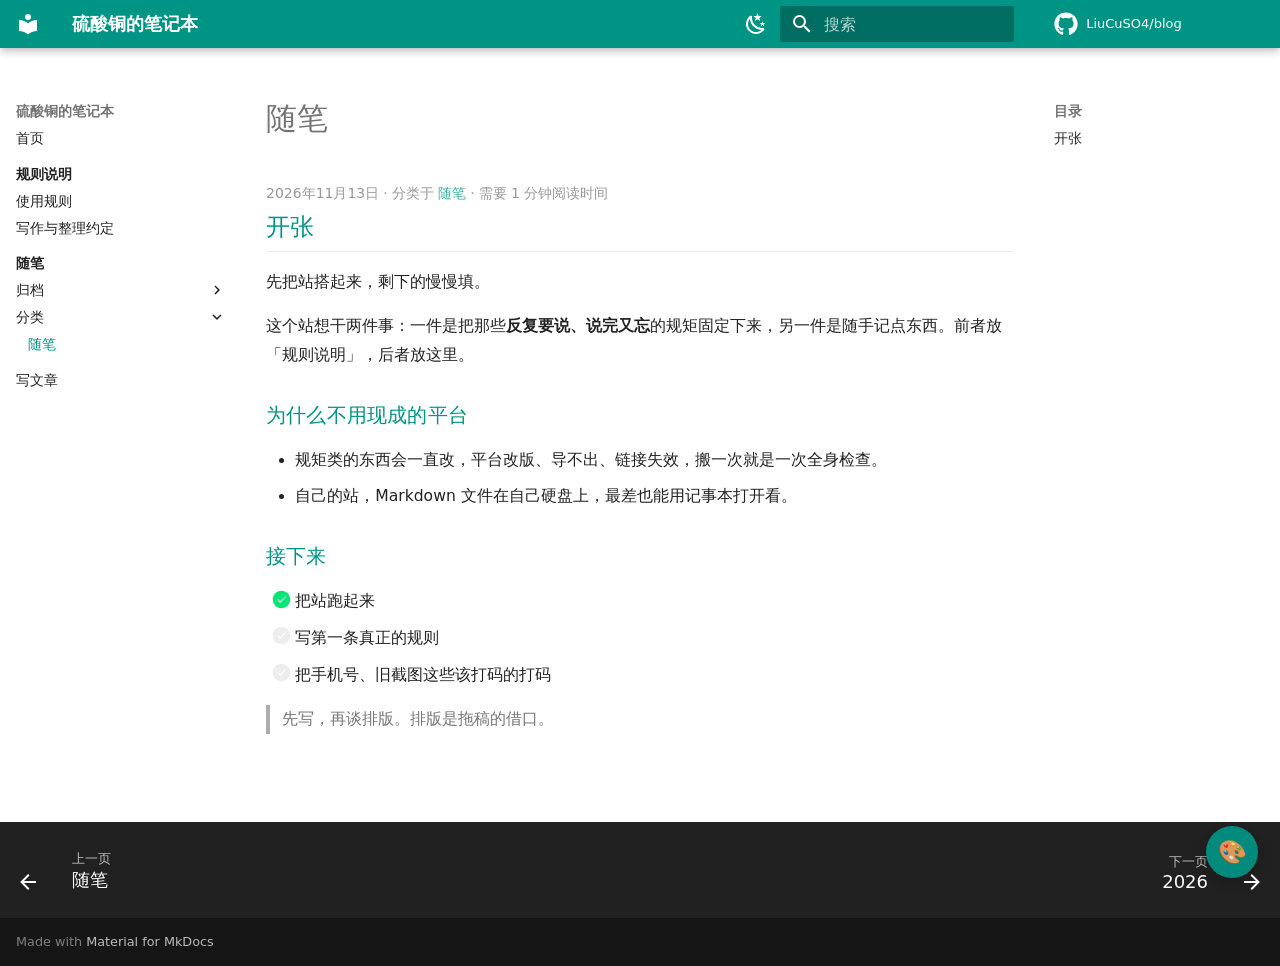
<file: blog/category/随笔/index.html>
<!doctype html>
<html lang="zh" class="no-js">
  <head>
    
      <meta charset="utf-8">
      <meta name="viewport" content="width=device-width,initial-scale=1">
      
        <meta name="description" content="规则说明与随笔">
      
      
      
        <link rel="canonical" href="https://liucuso4.github.io/blog/blog/category/%E9%9A%8F%E7%AC%94/">
      
      
        <link rel="prev" href="../../">
      
      
        <link rel="next" href="../../archive/2026/">
      
      
        
      
      
      <link rel="icon" href="../../../assets/images/favicon.png">
      <meta name="generator" content="mkdocs-1.6.1, mkdocs-material-9.8.1">
    
    
      
        <title>随笔 - 硫酸铜的笔记本</title>
      
    
    
      <link rel="stylesheet" href="../../../assets/stylesheets/main.57a0d79d.min.css">
      
        
        <link rel="stylesheet" href="../../../assets/stylesheets/palette.fb2fffe2.min.css">
      
      


    
    
      
    
    
      
        
        
        <link rel="preconnect" href="https://fonts.gstatic.com" crossorigin>
        <link rel="stylesheet" href="https://fonts.googleapis.com/css?family=Roboto:300,300i,400,400i,700,700i%7CRoboto+Mono:400,400i,700,700i&display=fallback">
        <style>:root{--md-text-font:"Roboto";--md-code-font:"Roboto Mono"}</style>
      
    
    
      <link rel="stylesheet" href="../../../stylesheets/extra.css">
    
    <script>__md_scope=new URL("../../..",location),__md_hash=e=>[...e].reduce(((e,_)=>(e<<5)-e+_.charCodeAt(0)),0),__md_get=(e,_=localStorage,t=__md_scope)=>JSON.parse(_.getItem(t.pathname+"."+e)),__md_set=(e,_,t=localStorage,a=__md_scope)=>{try{t.setItem(a.pathname+"."+e,JSON.stringify(_))}catch(e){}}</script>
    
      

    
    
  
  <script>
    // 在样式生效前先把背景套上，避免白闪
    (function () {
      try {
        var raw = localStorage.getItem('dfy.blog.bg');
        if (!raw) return;
        var cfg = JSON.parse(raw);
        if (!cfg || !cfg.value) return;
        var el = document.documentElement;
        el.style.setProperty('--dfy-bg', cfg.value);
        el.style.setProperty('--dfy-blur', (cfg.blur || 0) + 'px');
        el.style.setProperty('--dfy-veil-a', (cfg.veil == null ? 0.12 : cfg.veil));
        el.classList.add('dfy-has-bg');
      } catch (e) {}
    })();
  </script>

  </head>
  
  
    
    
      
    
    
    
    
    <body dir="ltr" data-md-color-scheme="default" data-md-color-primary="teal" data-md-color-accent="teal">
  
    
    <input class="md-toggle" data-md-toggle="drawer" type="checkbox" id="__drawer" autocomplete="off">
    <input class="md-toggle" data-md-toggle="search" type="checkbox" id="__search" autocomplete="off">
    <label class="md-overlay" for="__drawer"></label>
    <div data-md-component="skip">
      
        
        <a href="#_1" class="md-skip">
          跳转至
        </a>
      
    </div>
    <div data-md-component="announce">
      
    </div>
    
    
      

  

<header class="md-header md-header--shadow" data-md-component="header">
  <nav class="md-header__inner md-grid" aria-label="页眉">
    <a href="../../.." title="硫酸铜的笔记本" class="md-header__button md-logo" aria-label="硫酸铜的笔记本" data-md-component="logo">
      
  
  <svg xmlns="http://www.w3.org/2000/svg" viewBox="0 0 24 24"><path d="M12 8a3 3 0 0 0 3-3 3 3 0 0 0-3-3 3 3 0 0 0-3 3 3 3 0 0 0 3 3m0 3.54C9.64 9.35 6.5 8 3 8v11c3.5 0 6.64 1.35 9 3.54 2.36-2.19 5.5-3.54 9-3.54V8c-3.5 0-6.64 1.35-9 3.54"/></svg>

    </a>
    <label class="md-header__button md-icon" for="__drawer">
      
      <svg xmlns="http://www.w3.org/2000/svg" viewBox="0 0 24 24"><path d="M3 6h18v2H3zm0 5h18v2H3zm0 5h18v2H3z"/></svg>
    </label>
    <div class="md-header__title" data-md-component="header-title">
      <div class="md-header__ellipsis">
        <div class="md-header__topic">
          <span class="md-ellipsis">
            硫酸铜的笔记本
          </span>
        </div>
        <div class="md-header__topic" data-md-component="header-topic">
          <span class="md-ellipsis">
            
              随笔
            
          </span>
        </div>
      </div>
    </div>
    
      
        <form class="md-header__option" data-md-component="palette">
  
    
    
    
    <input class="md-option" data-md-color-media="(prefers-color-scheme: light)" data-md-color-scheme="default" data-md-color-primary="teal" data-md-color-accent="teal"  aria-label="切到夜间"  type="radio" name="__palette" id="__palette_0">
    
      <label class="md-header__button md-icon" title="切到夜间" for="__palette_1" hidden>
        <svg xmlns="http://www.w3.org/2000/svg" viewBox="0 0 24 24"><path d="m17.75 4.09-2.53 1.94.91 3.06-2.63-1.81-2.63 1.81.91-3.06-2.53-1.94L12.44 4l1.06-3 1.06 3zm3.5 6.91-1.64 1.25.59 1.98-1.7-1.17-1.7 1.17.59-1.98L15.75 11l2.06-.05L18.5 9l.69 1.95zm-2.28 4.95c.83-.08 1.72 1.1 1.19 1.85-.32.45-.66.87-1.08 1.27C15.17 23 8.84 23 4.94 19.07c-3.91-3.9-3.91-10.24 0-14.14.4-.4.82-.76 1.27-1.08.75-.53 1.93.36 1.85 1.19-.27 2.86.69 5.83 2.89 8.02a9.96 9.96 0 0 0 8.02 2.89m-1.64 2.02a12.08 12.08 0 0 1-7.8-3.47c-2.17-2.19-3.33-5-3.49-7.82-2.81 3.14-2.7 7.96.31 10.98 3.02 3.01 7.84 3.12 10.98.31"/></svg>
      </label>
    
  
    
    
    
    <input class="md-option" data-md-color-media="(prefers-color-scheme: dark)" data-md-color-scheme="slate" data-md-color-primary="teal" data-md-color-accent="teal"  aria-label="切到日间"  type="radio" name="__palette" id="__palette_1">
    
      <label class="md-header__button md-icon" title="切到日间" for="__palette_0" hidden>
        <svg xmlns="http://www.w3.org/2000/svg" viewBox="0 0 24 24"><path d="M12 7a5 5 0 0 1 5 5 5 5 0 0 1-5 5 5 5 0 0 1-5-5 5 5 0 0 1 5-5m0 2a3 3 0 0 0-3 3 3 3 0 0 0 3 3 3 3 0 0 0 3-3 3 3 0 0 0-3-3m0-7 2.39 3.42C13.65 5.15 12.84 5 12 5s-1.65.15-2.39.42zM3.34 7l4.16-.35A7.2 7.2 0 0 0 5.94 8.5c-.44.74-.69 1.5-.83 2.29zm.02 10 1.76-3.77a7.131 7.131 0 0 0 2.38 4.14zM20.65 7l-1.77 3.79a7.02 7.02 0 0 0-2.38-4.15zm-.01 10-4.14.36c.59-.51 1.12-1.14 1.54-1.86.42-.73.69-1.5.83-2.29zM12 22l-2.41-3.44c.74.27 1.55.44 2.41.44.82 0 1.63-.17 2.37-.44z"/></svg>
      </label>
    
  
</form>
      
    
    
      <script>var palette=__md_get("__palette");if(palette&&palette.color){if("(prefers-color-scheme)"===palette.color.media){var media=matchMedia("(prefers-color-scheme: light)"),input=document.querySelector(media.matches?"[data-md-color-media='(prefers-color-scheme: light)']":"[data-md-color-media='(prefers-color-scheme: dark)']");palette.color.media=input.getAttribute("data-md-color-media"),palette.color.scheme=input.getAttribute("data-md-color-scheme"),palette.color.primary=input.getAttribute("data-md-color-primary"),palette.color.accent=input.getAttribute("data-md-color-accent")}for(var[key,value]of Object.entries(palette.color))document.body.setAttribute("data-md-color-"+key,value)}</script>
    
    
    
      
      
        <label class="md-header__button md-icon" for="__search">
          
          <svg xmlns="http://www.w3.org/2000/svg" viewBox="0 0 24 24"><path d="M9.5 3A6.5 6.5 0 0 1 16 9.5c0 1.61-.59 3.09-1.56 4.23l.27.27h.79l5 5-1.5 1.5-5-5v-.79l-.27-.27A6.52 6.52 0 0 1 9.5 16 6.5 6.5 0 0 1 3 9.5 6.5 6.5 0 0 1 9.5 3m0 2C7 5 5 7 5 9.5S7 14 9.5 14 14 12 14 9.5 12 5 9.5 5"/></svg>
        </label>
        <div class="md-search" data-md-component="search" role="dialog">
  <label class="md-search__overlay" for="__search"></label>
  <div class="md-search__inner" role="search">
    <form class="md-search__form" name="search">
      <input type="text" class="md-search__input" name="query" aria-label="搜索" placeholder="搜索" autocapitalize="off" autocorrect="off" autocomplete="off" spellcheck="false" data-md-component="search-query" required>
      <label class="md-search__icon md-icon" for="__search">
        
        <svg xmlns="http://www.w3.org/2000/svg" viewBox="0 0 24 24"><path d="M9.5 3A6.5 6.5 0 0 1 16 9.5c0 1.61-.59 3.09-1.56 4.23l.27.27h.79l5 5-1.5 1.5-5-5v-.79l-.27-.27A6.52 6.52 0 0 1 9.5 16 6.5 6.5 0 0 1 3 9.5 6.5 6.5 0 0 1 9.5 3m0 2C7 5 5 7 5 9.5S7 14 9.5 14 14 12 14 9.5 12 5 9.5 5"/></svg>
        
        <svg xmlns="http://www.w3.org/2000/svg" viewBox="0 0 24 24"><path d="M20 11v2H8l5.5 5.5-1.42 1.42L4.16 12l7.92-7.92L13.5 5.5 8 11z"/></svg>
      </label>
      <nav class="md-search__options" aria-label="查找">
        
        <button type="reset" class="md-search__icon md-icon" title="清空当前内容" aria-label="清空当前内容" tabindex="-1">
          
          <svg xmlns="http://www.w3.org/2000/svg" viewBox="0 0 24 24"><path d="M19 6.41 17.59 5 12 10.59 6.41 5 5 6.41 10.59 12 5 17.59 6.41 19 12 13.41 17.59 19 19 17.59 13.41 12z"/></svg>
        </button>
      </nav>
      
        <div class="md-search__suggest" data-md-component="search-suggest"></div>
      
    </form>
    <div class="md-search__output">
      <div class="md-search__scrollwrap" tabindex="0" data-md-scrollfix>
        <div class="md-search-result" data-md-component="search-result">
          <div class="md-search-result__meta">
            正在初始化搜索引擎
          </div>
          <ol class="md-search-result__list" role="presentation"></ol>
        </div>
      </div>
    </div>
  </div>
</div>
      
    
    
      <div class="md-header__source">
        <a href="https://github.com/LiuCuSO4/blog" title="前往仓库" class="md-source" data-md-component="source">
  <div class="md-source__icon md-icon">
    
    <svg xmlns="http://www.w3.org/2000/svg" viewBox="0 0 512 512"><!--! Font Awesome Free 7.1.0 by @fontawesome - https://fontawesome.com License - https://fontawesome.com/license/free (Icons: CC BY 4.0, Fonts: SIL OFL 1.1, Code: MIT License) Copyright 2025 Fonticons, Inc.--><path d="M173.9 397.4c0 2-2.3 3.6-5.2 3.6-3.3.3-5.6-1.3-5.6-3.6 0-2 2.3-3.6 5.2-3.6 3-.3 5.6 1.3 5.6 3.6m-31.1-4.5c-.7 2 1.3 4.3 4.3 4.9 2.6 1 5.6 0 6.2-2s-1.3-4.3-4.3-5.2c-2.6-.7-5.5.3-6.2 2.3m44.2-1.7c-2.9.7-4.9 2.6-4.6 4.9.3 2 2.9 3.3 5.9 2.6 2.9-.7 4.9-2.6 4.6-4.6-.3-1.9-3-3.2-5.9-2.9M252.8 8C114.1 8 8 113.3 8 252c0 110.9 69.8 205.8 169.5 239.2 12.8 2.3 17.3-5.6 17.3-12.1 0-6.2-.3-40.4-.3-61.4 0 0-70 15-84.7-29.8 0 0-11.4-29.1-27.8-36.6 0 0-22.9-15.7 1.6-15.4 0 0 24.9 2 38.6 25.8 21.9 38.6 58.6 27.5 72.9 20.9 2.3-16 8.8-27.1 16-33.7-55.9-6.2-112.3-14.3-112.3-110.5 0-27.5 7.6-41.3 23.6-58.9-2.6-6.5-11.1-33.3 2.6-67.9 20.9-6.5 69 27 69 27 20-5.6 41.5-8.5 62.8-8.5s42.8 2.9 62.8 8.5c0 0 48.1-33.6 69-27 13.7 34.7 5.2 61.4 2.6 67.9 16 17.7 25.8 31.5 25.8 58.9 0 96.5-58.9 104.2-114.8 110.5 9.2 7.9 17 22.9 17 46.4 0 33.7-.3 75.4-.3 83.6 0 6.5 4.6 14.4 17.3 12.1C436.2 457.8 504 362.9 504 252 504 113.3 391.5 8 252.8 8M105.2 352.9c-1.3 1-1 3.3.7 5.2 1.6 1.6 3.9 2.3 5.2 1 1.3-1 1-3.3-.7-5.2-1.6-1.6-3.9-2.3-5.2-1m-10.8-8.1c-.7 1.3.3 2.9 2.3 3.9 1.6 1 3.6.7 4.3-.7.7-1.3-.3-2.9-2.3-3.9-2-.6-3.6-.3-4.3.7m32.4 35.6c-1.6 1.3-1 4.3 1.3 6.2 2.3 2.3 5.2 2.6 6.5 1 1.3-1.3.7-4.3-1.3-6.2-2.2-2.3-5.2-2.6-6.5-1m-11.4-14.7c-1.6 1-1.6 3.6 0 5.9s4.3 3.3 5.6 2.3c1.6-1.3 1.6-3.9 0-6.2-1.4-2.3-4-3.3-5.6-2"/></svg>
  </div>
  <div class="md-source__repository">
    LiuCuSO4/blog
  </div>
</a>
      </div>
    
  </nav>
  
</header>
    
    <div class="md-container" data-md-component="container">
      
      
        
          
        
      
      <main class="md-main" data-md-component="main">
        <div class="md-main__inner md-grid">
          
            
              
              <div class="md-sidebar md-sidebar--primary" data-md-component="sidebar" data-md-type="navigation" >
                <div class="md-sidebar__scrollwrap">
                  <div class="md-sidebar__inner">
                    



<nav class="md-nav md-nav--primary" aria-label="导航栏" data-md-level="0">
  <label class="md-nav__title" for="__drawer">
    <a href="../../.." title="硫酸铜的笔记本" class="md-nav__button md-logo" aria-label="硫酸铜的笔记本" data-md-component="logo">
      
  
  <svg xmlns="http://www.w3.org/2000/svg" viewBox="0 0 24 24"><path d="M12 8a3 3 0 0 0 3-3 3 3 0 0 0-3-3 3 3 0 0 0-3 3 3 3 0 0 0 3 3m0 3.54C9.64 9.35 6.5 8 3 8v11c3.5 0 6.64 1.35 9 3.54 2.36-2.19 5.5-3.54 9-3.54V8c-3.5 0-6.64 1.35-9 3.54"/></svg>

    </a>
    硫酸铜的笔记本
  </label>
  
    <div class="md-nav__source">
      <a href="https://github.com/LiuCuSO4/blog" title="前往仓库" class="md-source" data-md-component="source">
  <div class="md-source__icon md-icon">
    
    <svg xmlns="http://www.w3.org/2000/svg" viewBox="0 0 512 512"><!--! Font Awesome Free 7.1.0 by @fontawesome - https://fontawesome.com License - https://fontawesome.com/license/free (Icons: CC BY 4.0, Fonts: SIL OFL 1.1, Code: MIT License) Copyright 2025 Fonticons, Inc.--><path d="M173.9 397.4c0 2-2.3 3.6-5.2 3.6-3.3.3-5.6-1.3-5.6-3.6 0-2 2.3-3.6 5.2-3.6 3-.3 5.6 1.3 5.6 3.6m-31.1-4.5c-.7 2 1.3 4.3 4.3 4.9 2.6 1 5.6 0 6.2-2s-1.3-4.3-4.3-5.2c-2.6-.7-5.5.3-6.2 2.3m44.2-1.7c-2.9.7-4.9 2.6-4.6 4.9.3 2 2.9 3.3 5.9 2.6 2.9-.7 4.9-2.6 4.6-4.6-.3-1.9-3-3.2-5.9-2.9M252.8 8C114.1 8 8 113.3 8 252c0 110.9 69.8 205.8 169.5 239.2 12.8 2.3 17.3-5.6 17.3-12.1 0-6.2-.3-40.4-.3-61.4 0 0-70 15-84.7-29.8 0 0-11.4-29.1-27.8-36.6 0 0-22.9-15.7 1.6-15.4 0 0 24.9 2 38.6 25.8 21.9 38.6 58.6 27.5 72.9 20.9 2.3-16 8.8-27.1 16-33.7-55.9-6.2-112.3-14.3-112.3-110.5 0-27.5 7.6-41.3 23.6-58.9-2.6-6.5-11.1-33.3 2.6-67.9 20.9-6.5 69 27 69 27 20-5.6 41.5-8.5 62.8-8.5s42.8 2.9 62.8 8.5c0 0 48.1-33.6 69-27 13.7 34.7 5.2 61.4 2.6 67.9 16 17.7 25.8 31.5 25.8 58.9 0 96.5-58.9 104.2-114.8 110.5 9.2 7.9 17 22.9 17 46.4 0 33.7-.3 75.4-.3 83.6 0 6.5 4.6 14.4 17.3 12.1C436.2 457.8 504 362.9 504 252 504 113.3 391.5 8 252.8 8M105.2 352.9c-1.3 1-1 3.3.7 5.2 1.6 1.6 3.9 2.3 5.2 1 1.3-1 1-3.3-.7-5.2-1.6-1.6-3.9-2.3-5.2-1m-10.8-8.1c-.7 1.3.3 2.9 2.3 3.9 1.6 1 3.6.7 4.3-.7.7-1.3-.3-2.9-2.3-3.9-2-.6-3.6-.3-4.3.7m32.4 35.6c-1.6 1.3-1 4.3 1.3 6.2 2.3 2.3 5.2 2.6 6.5 1 1.3-1.3.7-4.3-1.3-6.2-2.2-2.3-5.2-2.6-6.5-1m-11.4-14.7c-1.6 1-1.6 3.6 0 5.9s4.3 3.3 5.6 2.3c1.6-1.3 1.6-3.9 0-6.2-1.4-2.3-4-3.3-5.6-2"/></svg>
  </div>
  <div class="md-source__repository">
    LiuCuSO4/blog
  </div>
</a>
    </div>
  
  <ul class="md-nav__list" data-md-scrollfix>
    
      
      
  
  
  
  
    <li class="md-nav__item">
      <a href="../../.." class="md-nav__link">
        
  
  
  <span class="md-ellipsis">
    
  
    首页
  

    
  </span>
  
  

      </a>
    </li>
  

    
      
      
  
  
  
  
    
    
      
        
          
        
      
        
      
        
      
    
    
    
      
        
        
      
    
    
    <li class="md-nav__item md-nav__item--section md-nav__item--nested">
      
        
        
        <input class="md-nav__toggle md-toggle " type="checkbox" id="__nav_2" >
        
          
          <div class="md-nav__link md-nav__container">
            <a href="../../../%E8%A7%84%E5%88%99%E8%AF%B4%E6%98%8E/" class="md-nav__link ">
              
  
  
  <span class="md-ellipsis">
    
  
    规则说明
  

    
  </span>
  
  

            </a>
            
              
              <label class="md-nav__link " for="__nav_2" id="__nav_2_label" tabindex="">
                <span class="md-nav__icon md-icon"></span>
              </label>
            
          </div>
        
        <nav class="md-nav" data-md-level="1" aria-labelledby="__nav_2_label" aria-expanded="false">
          <label class="md-nav__title" for="__nav_2">
            <span class="md-nav__icon md-icon"></span>
            
  
    规则说明
  

          </label>
          <ul class="md-nav__list" data-md-scrollfix>
            
              
            
              
                
  
  
  
  
    <li class="md-nav__item">
      <a href="../../../%E8%A7%84%E5%88%99%E8%AF%B4%E6%98%8E/%E4%BD%BF%E7%94%A8%E8%A7%84%E5%88%99/" class="md-nav__link">
        
  
  
  <span class="md-ellipsis">
    
  
    使用规则
  

    
  </span>
  
  

      </a>
    </li>
  

              
            
              
                
  
  
  
  
    <li class="md-nav__item">
      <a href="../../../%E8%A7%84%E5%88%99%E8%AF%B4%E6%98%8E/%E5%86%99%E4%BD%9C%E7%BA%A6%E5%AE%9A/" class="md-nav__link">
        
  
  
  <span class="md-ellipsis">
    
  
    写作与整理约定
  

    
  </span>
  
  

      </a>
    </li>
  

              
            
          </ul>
        </nav>
      
    </li>
  

    
      
      
  
  
    
  
  
  
    
    
      
        
          
        
      
        
      
        
      
    
    
    
      
        
        
      
    
    
    <li class="md-nav__item md-nav__item--active md-nav__item--section md-nav__item--nested">
      
        
        
        <input class="md-nav__toggle md-toggle " type="checkbox" id="__nav_3" checked>
        
          
          <div class="md-nav__link md-nav__container">
            <a href="../../" class="md-nav__link ">
              
  
  
  <span class="md-ellipsis">
    
  
    随笔
  

    
  </span>
  
  

            </a>
            
              
              <label class="md-nav__link " for="__nav_3" id="__nav_3_label" tabindex="">
                <span class="md-nav__icon md-icon"></span>
              </label>
            
          </div>
        
        <nav class="md-nav" data-md-level="1" aria-labelledby="__nav_3_label" aria-expanded="true">
          <label class="md-nav__title" for="__nav_3">
            <span class="md-nav__icon md-icon"></span>
            
  
    随笔
  

          </label>
          <ul class="md-nav__list" data-md-scrollfix>
            
              
            
              
                
  
  
  
  
    
    
      
        
      
    
    
    
      
    
    
    <li class="md-nav__item md-nav__item--nested">
      
        
        
        <input class="md-nav__toggle md-toggle " type="checkbox" id="__nav_3_2" >
        
          
          <label class="md-nav__link" for="__nav_3_2" id="__nav_3_2_label" tabindex="0">
            
  
  
  <span class="md-ellipsis">
    
  
    归档
  

    
  </span>
  
  

            <span class="md-nav__icon md-icon"></span>
          </label>
        
        <nav class="md-nav" data-md-level="2" aria-labelledby="__nav_3_2_label" aria-expanded="false">
          <label class="md-nav__title" for="__nav_3_2">
            <span class="md-nav__icon md-icon"></span>
            
  
    归档
  

          </label>
          <ul class="md-nav__list" data-md-scrollfix>
            
              
                
  
  
  
    
  
  
    <li class="md-nav__item">
      <a href="../../archive/2026/" class="md-nav__link">
        
  
  
  <span class="md-ellipsis">
    
  
    2026
  

    
  </span>
  
  

      </a>
    </li>
  

              
            
          </ul>
        </nav>
      
    </li>
  

              
            
              
                
  
  
    
  
  
  
    
    
      
        
      
    
    
    
      
    
    
    <li class="md-nav__item md-nav__item--active md-nav__item--nested">
      
        
        
        <input class="md-nav__toggle md-toggle " type="checkbox" id="__nav_3_3" checked>
        
          
          <label class="md-nav__link" for="__nav_3_3" id="__nav_3_3_label" tabindex="0">
            
  
  
  <span class="md-ellipsis">
    
  
    分类
  

    
  </span>
  
  

            <span class="md-nav__icon md-icon"></span>
          </label>
        
        <nav class="md-nav" data-md-level="2" aria-labelledby="__nav_3_3_label" aria-expanded="true">
          <label class="md-nav__title" for="__nav_3_3">
            <span class="md-nav__icon md-icon"></span>
            
  
    分类
  

          </label>
          <ul class="md-nav__list" data-md-scrollfix>
            
              
                
  
  
    
  
  
    
      
    
  
  
    <li class="md-nav__item md-nav__item--active">
      
      <input class="md-nav__toggle md-toggle" type="checkbox" id="__toc">
      
      
        
      
      
        <label class="md-nav__link md-nav__link--active" for="__toc">
          
  
  
  <span class="md-ellipsis">
    
  
    随笔
  

    
  </span>
  
  

          <span class="md-nav__icon md-icon"></span>
        </label>
      
      <a href="./" class="md-nav__link md-nav__link--active">
        
  
  
  <span class="md-ellipsis">
    
  
    随笔
  

    
  </span>
  
  

      </a>
      
        

<nav class="md-nav md-nav--secondary" aria-label="目录">
  
  
  
    
  
  
    <label class="md-nav__title" for="__toc">
      <span class="md-nav__icon md-icon"></span>
      目录
    </label>
    <ul class="md-nav__list" data-md-component="toc" data-md-scrollfix>
      
        <li class="md-nav__item">
  <a href="#_1" class="md-nav__link">
    <span class="md-ellipsis">
      
        开张
      
    </span>
  </a>
  
</li>
      
    </ul>
  
</nav>
      
    </li>
  

              
            
          </ul>
        </nav>
      
    </li>
  

              
            
          </ul>
        </nav>
      
    </li>
  

    
      
      
  
  
  
  
    <li class="md-nav__item">
      <a href="../../../write/" class="md-nav__link">
        
  
  
  <span class="md-ellipsis">
    
  
    写文章
  

    
  </span>
  
  

      </a>
    </li>
  

    
  </ul>
</nav>
                  </div>
                </div>
              </div>
            
            
              
              <div class="md-sidebar md-sidebar--secondary" data-md-component="sidebar" data-md-type="toc" >
                <div class="md-sidebar__scrollwrap">
                  <div class="md-sidebar__inner">
                    

<nav class="md-nav md-nav--secondary" aria-label="目录">
  
  
  
    
  
  
    <label class="md-nav__title" for="__toc">
      <span class="md-nav__icon md-icon"></span>
      目录
    </label>
    <ul class="md-nav__list" data-md-component="toc" data-md-scrollfix>
      
        <li class="md-nav__item">
  <a href="#_1" class="md-nav__link">
    <span class="md-ellipsis">
      
        开张
      
    </span>
  </a>
  
</li>
      
    </ul>
  
</nav>
                  </div>
                </div>
              </div>
            
          
          
  <div class="md-content" data-md-component="content">
    <div class="md-content__inner">
      <header class="md-typeset">
        <h1 id="_1">随笔<a class="headerlink" href="#_1" title="Permanent link">&para;</a></h1>
      </header>
      
        <article class="md-post md-post--excerpt">
  <header class="md-post__header">
    
    <div class="md-post__meta md-meta">
      <ul class="md-meta__list">
        <li class="md-meta__item">
          <time datetime="2026-11-13 00:00:00+00:00">2026年11月13日</time></li>
        
          <li class="md-meta__item">
            分类于
            
              <a href="./" class="md-meta__link">随笔</a></li>
        
        
          
          <li class="md-meta__item">
            
              需要 1 分钟阅读时间
            
          </li>
        
        
      </ul>
      
    </div>
  </header>
  <div class="md-post__content md-typeset">
    <h2 id="_1"><a class="toclink" href="../../%E5%BC%80%E5%BC%A0/">开张</a></h2>
<p>先把站搭起来，剩下的慢慢填。</p>
<p>这个站想干两件事：一件是把那些<strong>反复要说、说完又忘</strong>的规矩固定下来，另一件是随手记点东西。前者放「规则说明」，后者放这里。</p>
<h3 id="_2"><a class="toclink" href="../../%E5%BC%80%E5%BC%A0/#_2">为什么不用现成的平台</a></h3>
<ul>
<li>规矩类的东西会一直改，平台改版、导不出、链接失效，搬一次就是一次全身检查。</li>
<li>自己的站，Markdown 文件在自己硬盘上，最差也能用记事本打开看。</li>
</ul>
<h3 id="_3"><a class="toclink" href="../../%E5%BC%80%E5%BC%A0/#_3">接下来</a></h3>
<ul class="task-list">
<li class="task-list-item"><label class="task-list-control"><input type="checkbox" disabled checked/><span class="task-list-indicator"></span></label> 把站跑起来</li>
<li class="task-list-item"><label class="task-list-control"><input type="checkbox" disabled/><span class="task-list-indicator"></span></label> 写第一条真正的规则</li>
<li class="task-list-item"><label class="task-list-control"><input type="checkbox" disabled/><span class="task-list-indicator"></span></label> 把手机号、旧截图这些该打码的打码</li>
</ul>
<blockquote>
<p>先写，再谈排版。排版是拖稿的借口。</p>
</blockquote>
    
    
  </div>
</article>
      
      
        
          



<nav class="md-pagination">
  
</nav>
        
      
    </div>
  </div>

          
<script>var target=document.getElementById(location.hash.slice(1));target&&target.name&&(target.checked=target.name.startsWith("__tabbed_"))</script>
        </div>
        
          <button type="button" class="md-top md-icon" data-md-component="top" hidden>
  
  <svg xmlns="http://www.w3.org/2000/svg" viewBox="0 0 24 24"><path d="M13 20h-2V8l-5.5 5.5-1.42-1.42L12 4.16l7.92 7.92-1.42 1.42L13 8z"/></svg>
  回到页面顶部
</button>
        
      </main>
      
        <footer class="md-footer">
  
    
      
      <nav class="md-footer__inner md-grid" aria-label="页脚" >
        
          
          <a href="../../" class="md-footer__link md-footer__link--prev" aria-label="上一页: 随笔">
            <div class="md-footer__button md-icon">
              
              <svg xmlns="http://www.w3.org/2000/svg" viewBox="0 0 24 24"><path d="M20 11v2H8l5.5 5.5-1.42 1.42L4.16 12l7.92-7.92L13.5 5.5 8 11z"/></svg>
            </div>
            <div class="md-footer__title">
              <span class="md-footer__direction">
                上一页
              </span>
              <div class="md-ellipsis">
                随笔
              </div>
            </div>
          </a>
        
        
          
          <a href="../../archive/2026/" class="md-footer__link md-footer__link--next" aria-label="下一页: 2026">
            <div class="md-footer__title">
              <span class="md-footer__direction">
                下一页
              </span>
              <div class="md-ellipsis">
                2026
              </div>
            </div>
            <div class="md-footer__button md-icon">
              
              <svg xmlns="http://www.w3.org/2000/svg" viewBox="0 0 24 24"><path d="M4 11v2h12l-5.5 5.5 1.42 1.42L19.84 12l-7.92-7.92L10.5 5.5 16 11z"/></svg>
            </div>
          </a>
        
      </nav>
    
  
  <div class="md-footer-meta md-typeset">
    <div class="md-footer-meta__inner md-grid">
      <div class="md-copyright">
  
  
    Made with
    <a href="https://squidfunk.github.io/mkdocs-material/" target="_blank" rel="noopener">
      Material for MkDocs
    </a>
  
</div>
      
    </div>
  </div>
</footer>
      
    </div>
    <div class="md-dialog" data-md-component="dialog">
      <div class="md-dialog__inner md-typeset"></div>
    </div>
    
    
    
      
      
      <script id="__config" type="application/json">{"annotate": null, "base": "../../..", "features": ["navigation.instant", "navigation.tracking", "navigation.sections", "navigation.indexes", "navigation.top", "navigation.footer", "toc.follow", "search.suggest", "search.highlight", "content.code.copy", "content.action.edit"], "search": "../../../assets/javascripts/workers/search.a7633da7.min.js", "tags": null, "translations": {"clipboard.copied": "\u5df2\u590d\u5236", "clipboard.copy": "\u590d\u5236", "search.result.more.one": "\u5728\u8be5\u9875\u4e0a\u8fd8\u6709 1 \u4e2a\u7b26\u5408\u6761\u4ef6\u7684\u7ed3\u679c", "search.result.more.other": "\u5728\u8be5\u9875\u4e0a\u8fd8\u6709 # \u4e2a\u7b26\u5408\u6761\u4ef6\u7684\u7ed3\u679c", "search.result.none": "\u6ca1\u6709\u627e\u5230\u7b26\u5408\u6761\u4ef6\u7684\u7ed3\u679c", "search.result.one": "\u627e\u5230 1 \u4e2a\u7b26\u5408\u6761\u4ef6\u7684\u7ed3\u679c", "search.result.other": "# \u4e2a\u7b26\u5408\u6761\u4ef6\u7684\u7ed3\u679c", "search.result.placeholder": "\u952e\u5165\u4ee5\u5f00\u59cb\u641c\u7d22", "search.result.term.missing": "\u7f3a\u5c11", "select.version": "\u9009\u62e9\u5f53\u524d\u7248\u672c"}, "version": null}</script>
    
    
      <script src="../../../assets/javascripts/bundle.a5f9d56c.min.js"></script>
      
        <script src="../../../javascripts/site.js"></script>
      
    
  </body>
</html>
</file>
<file: stylesheets/extra.css>
:root {
  --md-text-font: "Sarasa UI SC", "MiSans", "PingFang SC", "Microsoft YaHei", system-ui, sans-serif;
  --md-code-font: "Sarasa Mono SC", "JetBrains Mono", Consolas, monospace;

  /* 自定义背景：JS 会覆盖这几个变量 */
  --dfy-bg: none;
  --dfy-blur: 0px;
  --dfy-veil-a: 0.12;
  --dfy-veil-rgb: 255, 255, 255;
}

[data-md-color-scheme="slate"] {
  --dfy-veil-rgb: 20, 22, 24;
}

.md-typeset {
  font-size: 0.78rem;
  line-height: 1.85;
}

.md-typeset h1,
.md-typeset h2,
.md-typeset h3 {
  letter-spacing: 0.01em;
}

.md-typeset h2 {
  margin-top: 2.2em;
  padding-bottom: 0.3em;
  border-bottom: 1px solid var(--md-default-fg-color--lightest);
}

/* 文章流里每篇的字数/日期别太抢眼 */
.md-post--excerpt .md-post__meta {
  opacity: 0.75;
}

/* 桌面端正文别太宽，读着累 */
@media screen and (min-width: 76.25em) {
  .md-grid {
    max-width: 68rem;
  }
}

/* ============ 自定义背景 ============ */

html {
  background-color: var(--md-default-bg-color);
}

body.dfy-has-bg,
body.dfy-has-bg .md-container,
body.dfy-has-bg .md-main,
body.dfy-has-bg .md-content {
  background-color: transparent;
}

body.dfy-has-bg::before {
  content: "";
  position: fixed;
  inset: -2rem;
  z-index: -2;
  background: var(--dfy-bg) center / cover no-repeat;
  filter: blur(var(--dfy-blur));
  pointer-events: none;
}

/* 雾层：让正文压得住背景，又能透出一点颜色 */
body.dfy-has-bg::after {
  content: "";
  position: fixed;
  inset: 0;
  z-index: -1;
  background: rgba(var(--dfy-veil-rgb), var(--dfy-veil-a));
  pointer-events: none;
}

body.dfy-has-bg .md-header,
body.dfy-has-bg .md-tabs {
  background-color: var(--md-primary-fg-color);
}

/* 侧栏和抽屉也透一点 */
body.dfy-has-bg .md-sidebar,
body.dfy-has-bg .md-sidebar__inner,
body.dfy-has-bg .md-sidebar__scrollwrap,
body.dfy-has-bg .md-nav,
body.dfy-has-bg .md-nav__title,
body.dfy-has-bg .md-nav--primary .md-nav__title {
  background-color: transparent;
}

body.dfy-has-bg .md-nav--secondary .md-nav__title {
  background: transparent;
  box-shadow: none;
}

/* ============ 背景设置面板 ============ */

.dfy-bg-btn {
  position: fixed;
  right: 1.1rem;
  bottom: 1.1rem;
  z-index: 40;
  width: 2.6rem;
  height: 2.6rem;
  border: 0;
  border-radius: 50%;
  cursor: pointer;
  color: var(--md-primary-bg-color);
  background: var(--md-primary-fg-color);
  box-shadow: 0 4px 14px rgba(0, 0, 0, 0.22);
  font-size: 1.15rem;
  line-height: 1;
  opacity: 0.92;
  transition: transform 0.15s ease, opacity 0.15s ease;
}

.dfy-bg-btn:hover {
  transform: scale(1.06);
  opacity: 1;
}

.dfy-bg-panel {
  position: fixed;
  right: 1.1rem;
  bottom: 4.1rem;
  z-index: 41;
  width: 19rem;
  max-width: calc(100vw - 2.2rem);
  padding: 1rem 1rem 0.9rem;
  border-radius: 0.8rem;
  background: var(--md-default-bg-color);
  color: var(--md-default-fg-color);
  box-shadow: 0 12px 36px rgba(0, 0, 0, 0.25);
  border: 1px solid var(--md-default-fg-color--lightest);
  display: none;
}

.dfy-bg-panel[data-open="1"] {
  display: block;
}

.dfy-bg-panel h3 {
  margin: 0 0 0.7rem;
  font-size: 0.8rem;
  font-weight: 600;
}

.dfy-swatches {
  display: grid;
  grid-template-columns: repeat(4, 1fr);
  gap: 0.45rem;
}

.dfy-swatch {
  height: 2.4rem;
  border-radius: 0.4rem;
  border: 1px solid var(--md-default-fg-color--lightest);
  cursor: pointer;
  background-size: cover;
  background-position: center;
  position: relative;
}

.dfy-swatch[aria-pressed="true"] {
  outline: 2px solid var(--md-primary-fg-color);
  outline-offset: 1px;
}

.dfy-bg-row {
  display: flex;
  align-items: center;
  gap: 0.5rem;
  margin-top: 0.7rem;
  font-size: 0.72rem;
}

.dfy-bg-row label {
  flex: 0 0 4.2rem;
  opacity: 0.8;
}

.dfy-bg-row input[type="range"] {
  flex: 1;
  accent-color: var(--md-primary-fg-color);
}

.dfy-bg-actions {
  display: flex;
  gap: 0.5rem;
  margin-top: 0.8rem;
}

.dfy-btn {
  flex: 1;
  padding: 0.45rem 0.6rem;
  font-size: 0.72rem;
  border-radius: 0.45rem;
  border: 1px solid var(--md-default-fg-color--lightest);
  background: var(--md-default-fg-color--lightest);
  color: var(--md-default-fg-color);
  cursor: pointer;
}

.dfy-btn:hover {
  border-color: var(--md-primary-fg-color);
}

.dfy-btn--primary {
  background: var(--md-primary-fg-color);
  color: var(--md-primary-bg-color);
  border-color: transparent;
}

.dfy-btn--primary:hover {
  opacity: 0.9;
}

.dfy-hint {
  margin: 0.55rem 0 0;
  font-size: 0.68rem;
  line-height: 1.6;
  opacity: 0.65;
}

/* ============ 写文章页 ============ */

.dfy-write {
  display: grid;
  gap: 0.9rem;
}

.dfy-field {
  display: grid;
  gap: 0.25rem;
}

.dfy-field > span {
  font-size: 0.72rem;
  opacity: 0.75;
}

.dfy-write input[type="text"],
.dfy-write input[type="date"],
.dfy-write input[type="password"],
.dfy-write select,
.dfy-write textarea {
  width: 100%;
  padding: 0.5rem 0.6rem;
  font-size: 0.76rem;
  font-family: var(--md-code-font);
  color: var(--md-default-fg-color);
  background: var(--md-code-bg-color);
  border: 1px solid var(--md-default-fg-color--lightest);
  border-radius: 0.4rem;
  box-sizing: border-box;
}

.dfy-write textarea {
  min-height: 22rem;
  line-height: 1.7;
  resize: vertical;
}

.dfy-write .dfy-grid2 {
  display: grid;
  grid-template-columns: 1fr 1fr;
  gap: 0.8rem;
}

@media screen and (max-width: 44em) {
  .dfy-write .dfy-grid2 {
    grid-template-columns: 1fr;
  }
}

.dfy-write-bar {
  display: flex;
  flex-wrap: wrap;
  gap: 0.5rem;
  align-items: center;
}

.dfy-write-bar .dfy-btn {
  flex: 0 0 auto;
  padding: 0.5rem 0.9rem;
}

.dfy-status {
  font-size: 0.7rem;
  opacity: 0.75;
  min-height: 1.2em;
}

.dfy-status[data-kind="err"] {
  color: #d33;
  opacity: 1;
}

.dfy-status[data-kind="ok"] {
  color: var(--md-primary-fg-color);
  opacity: 1;
}

.dfy-preview {
  border: 1px dashed var(--md-default-fg-color--lightest);
  border-radius: 0.5rem;
  padding: 0.6rem 0.9rem;
  max-height: 30rem;
  overflow: auto;
}

.dfy-preview[hidden] {
  display: none;
}

.dfy-posts {
  display: grid;
  gap: 0.35rem;
  font-size: 0.74rem;
}

.dfy-posts button {
  text-align: left;
  background: none;
  border: 1px solid transparent;
  border-radius: 0.35rem;
  padding: 0.3rem 0.45rem;
  cursor: pointer;
  color: inherit;
  font: inherit;
}

.dfy-posts button:hover {
  border-color: var(--md-primary-fg-color);
}
</file>
<file: assets/stylesheets/main.57a0d79d.min.css>
@charset "UTF-8";html{box-sizing:border-box;-webkit-text-size-adjust:none;-moz-text-size-adjust:none;text-size-adjust:none}*,:after,:before{box-sizing:inherit}@media(prefers-reduced-motion){*,:after,:before{transition:none!important}}body{margin:0;-webkit-font-smoothing:antialiased;-moz-osx-font-smoothing:grayscale;--md-text-font-family:var(--md-text-font, _),
    -apple-system, BlinkMacSystemFont, Helvetica, Arial, sans-serif;--md-code-font-family:var(--md-code-font, _),
    SFMono-Regular, Consolas, Menlo, monospace}.md-typeset code:not(.focus-visible),a,button,input,label{-webkit-tap-highlight-color:transparent}a{color:inherit;text-decoration:none}hr{box-sizing:initial;display:block;height:.05rem;padding:0;overflow:visible;border:0}small{font-size:80%}sub,sup{line-height:1em}img{border-style:none}table{border-spacing:0;border-collapse:initial}td,th{font-weight:400;vertical-align:top}button{padding:0;margin:0;font-family:inherit;font-size:inherit;background:#0000;border:0}input{border:0;outline:none}:root{--md-primary-fg-color:#4051b5;--md-primary-fg-color--light:#5d6cc0;--md-primary-fg-color--dark:#303fa1;--md-primary-bg-color:#fff;--md-primary-bg-color--light:#ffffffb3;--md-accent-fg-color:#526cfe;--md-accent-fg-color--transparent:#526cfe1a;--md-accent-bg-color:#fff;--md-accent-bg-color--light:#ffffffb3;--md-typeset-table-sort-icon:url("data:image/svg+xml;charset=utf-8,<svg xmlns='http://www.w3.org/2000/svg' viewBox='0 0 24 24'><path d='m18 21-4-4h3V7h-3l4-4 4 4h-3v10h3M2 19v-2h10v2M2 13v-2h7v2M2 7V5h4v2z'/></svg>");--md-typeset-table-sort-icon--asc:url("data:image/svg+xml;charset=utf-8,<svg xmlns='http://www.w3.org/2000/svg' viewBox='0 0 24 24'><path d='M19 17h3l-4 4-4-4h3V3h2M2 17h10v2H2M6 5v2H2V5m0 6h7v2H2z'/></svg>");--md-typeset-table-sort-icon--desc:url("data:image/svg+xml;charset=utf-8,<svg xmlns='http://www.w3.org/2000/svg' viewBox='0 0 24 24'><path d='M19 7h3l-4-4-4 4h3v14h2M2 17h10v2H2M6 5v2H2V5m0 6h7v2H2z'/></svg>")}[data-md-color-scheme=default]{color-scheme:light}[data-md-color-scheme=default] img[src$="#gh-dark-mode-only"],[data-md-color-scheme=default] img[src$="#only-dark"]{display:none}:root,[data-md-color-scheme=default]{--md-hue:225deg;--md-default-fg-color:#000000de;--md-default-fg-color--light:#0000008a;--md-default-fg-color--lighter:#00000052;--md-default-fg-color--lightest:#00000012;--md-default-bg-color:#fff;--md-default-bg-color--light:#ffffffb3;--md-default-bg-color--lighter:#ffffff4d;--md-default-bg-color--lightest:#ffffff1f;--md-code-fg-color:#36464e;--md-code-bg-color:#f5f5f5;--md-code-bg-color--light:#f5f5f5b3;--md-code-bg-color--lighter:#f5f5f54d;--md-code-hl-color:#4287ff;--md-code-hl-color--light:#4287ff1a;--md-code-hl-number-color:#d52a2a;--md-code-hl-special-color:#db1457;--md-code-hl-function-color:#a846b9;--md-code-hl-constant-color:#6e59d9;--md-code-hl-keyword-color:#3f6ec6;--md-code-hl-string-color:#1c7d4d;--md-code-hl-name-color:var(--md-code-fg-color);--md-code-hl-operator-color:var(--md-default-fg-color--light);--md-code-hl-punctuation-color:var(--md-default-fg-color--light);--md-code-hl-comment-color:var(--md-default-fg-color--light);--md-code-hl-generic-color:var(--md-default-fg-color--light);--md-code-hl-variable-color:var(--md-default-fg-color--light);--md-typeset-color:var(--md-default-fg-color);--md-typeset-a-color:var(--md-primary-fg-color);--md-typeset-del-color:#f5503d26;--md-typeset-ins-color:#0bd57026;--md-typeset-kbd-color:#fafafa;--md-typeset-kbd-accent-color:#fff;--md-typeset-kbd-border-color:#b8b8b8;--md-typeset-mark-color:#ffff0080;--md-typeset-table-color:#0000001f;--md-typeset-table-color--light:#00000009;--md-admonition-fg-color:var(--md-default-fg-color);--md-admonition-bg-color:var(--md-default-bg-color);--md-warning-fg-color:#000000de;--md-warning-bg-color:#ff9;--md-footer-fg-color:#fff;--md-footer-fg-color--light:#ffffffb3;--md-footer-fg-color--lighter:#ffffff73;--md-footer-bg-color:#000000de;--md-footer-bg-color--dark:#00000052;--md-shadow-z1:0 0.2rem 0.5rem #0000000d,
    0 0 0.05rem #0000001a;--md-shadow-z2:0 0.2rem 0.5rem #0000001a,
    0 0 0.05rem #00000040;--md-shadow-z3:0 0.2rem 0.5rem #0003,
    0 0 0.05rem #00000059}.md-icon svg{display:block;width:1.2rem;height:1.2rem;fill:currentcolor}aside,body,input{font-family:var(--md-text-font-family);font-feature-settings:"kern","liga";color:var(--md-typeset-color)}code,kbd,pre{font-family:var(--md-code-font-family);font-feature-settings:"kern"}.md-typeset{font-size:.8rem;line-height:1.6;overflow-wrap:break-word;-webkit-print-color-adjust:exact;color-adjust:exact}@media print{.md-typeset{font-size:.68rem}.md-typeset code,.md-typeset kbd,.md-typeset pre{white-space:pre-wrap}}.md-typeset blockquote,.md-typeset dl,.md-typeset figure,.md-typeset ol,.md-typeset pre,.md-typeset ul{margin-top:1em;margin-bottom:1em}.md-typeset h1{margin:0 0 1.25em;font-size:2em;line-height:1.3;color:var(--md-default-fg-color--light)}.md-typeset h1,.md-typeset h2{font-weight:300;letter-spacing:-.01em}.md-typeset h2{margin:1.6em 0 .64em;font-size:1.5625em;line-height:1.4}.md-typeset h3{margin:1.6em 0 .8em;font-size:1.25em;font-weight:400;line-height:1.5;letter-spacing:-.01em}.md-typeset h2+h3{margin-top:.8em}.md-typeset h4{margin:1em 0;font-weight:700;letter-spacing:-.01em}.md-typeset h5,.md-typeset h6{margin:1.25em 0;font-size:.8em;font-weight:700;color:var(--md-default-fg-color--light);letter-spacing:-.01em}.md-typeset h5{text-transform:uppercase}.md-typeset h5 code{text-transform:none}.md-typeset hr{display:flow-root;margin:1.5em 0;border-bottom:.05rem solid var(--md-default-fg-color--lightest)}.md-typeset a{color:var(--md-typeset-a-color);word-break:break-word}.md-typeset a,.md-typeset a:before{transition:color 125ms}.md-typeset a:focus,.md-typeset a:hover{color:var(--md-accent-fg-color)}.md-typeset a:focus code,.md-typeset a:hover code{color:var(--md-accent-fg-color);background-color:var(--md-accent-fg-color--transparent)}.md-typeset a code{color:var(--md-typeset-a-color)}.md-typeset a.focus-visible{outline-color:var(--md-accent-fg-color);outline-offset:.2rem}.md-typeset code,.md-typeset kbd,.md-typeset pre{font-variant-ligatures:none;color:var(--md-code-fg-color);direction:ltr;transition:background-color 125ms}.md-typeset code{padding:0 .2941176471em;font-size:.85em;word-break:break-word;background-color:var(--md-code-bg-color);border-radius:.1rem;-webkit-box-decoration-break:clone;box-decoration-break:clone;transition:color 125ms,background-color 125ms}.md-typeset code:not(.focus-visible){outline:none}.md-typeset pre{position:relative;display:flow-root;line-height:1.4}.md-typeset pre>code{display:block;padding:.7720588235em 1.1764705882em;margin:0;overflow:auto;word-break:normal;touch-action:auto;scrollbar-color:var(--md-default-fg-color--lighter) #0000;scrollbar-width:thin;outline-color:var(--md-accent-fg-color);box-shadow:none;-webkit-box-decoration-break:slice;box-decoration-break:slice}.md-typeset pre>code:hover{scrollbar-color:var(--md-accent-fg-color) #0000}.md-typeset pre>code::-webkit-scrollbar{width:.2rem;height:.2rem}.md-typeset pre>code::-webkit-scrollbar-thumb{background-color:var(--md-default-fg-color--lighter)}.md-typeset pre>code::-webkit-scrollbar-thumb:hover{background-color:var(--md-accent-fg-color)}.md-typeset kbd{display:inline-block;padding:0 .6666666667em;font-size:.75em;color:var(--md-default-fg-color);word-break:break-word;vertical-align:text-top;background-color:var(--md-typeset-kbd-color);border-radius:.1rem;box-shadow:0 .1rem 0 .05rem var(--md-typeset-kbd-border-color),0 .1rem 0 var(--md-typeset-kbd-border-color),0 -.1rem .2rem var(--md-typeset-kbd-accent-color) inset}.md-typeset mark{color:inherit;word-break:break-word;background-color:var(--md-typeset-mark-color);-webkit-box-decoration-break:clone;box-decoration-break:clone}.md-typeset abbr{text-decoration:none;cursor:help}.md-typeset [data-preview],.md-typeset abbr{border-bottom:.05rem dotted var(--md-default-fg-color--light)}.md-typeset small{opacity:.75}[dir=ltr] .md-typeset sub,[dir=ltr] .md-typeset sup{margin-left:.078125em}[dir=rtl] .md-typeset sub,[dir=rtl] .md-typeset sup{margin-right:.078125em}[dir=ltr] .md-typeset blockquote{padding-left:.6rem;border-left:.2rem solid var(--md-default-fg-color--lighter)}[dir=rtl] .md-typeset blockquote{padding-right:.6rem;border-right:.2rem solid var(--md-default-fg-color--lighter)}.md-typeset blockquote{margin-left:0;margin-right:0;color:var(--md-default-fg-color--light)}.md-typeset ul{list-style-type:disc}.md-typeset ul[type]{list-style-type:revert-layer}[dir=ltr] .md-typeset ol,[dir=ltr] .md-typeset ol li ol,[dir=ltr] .md-typeset ol li ul,[dir=ltr] .md-typeset ul,[dir=ltr] .md-typeset ul li ol,[dir=ltr] .md-typeset ul li ul{margin-left:.625em}[dir=rtl] .md-typeset ol,[dir=rtl] .md-typeset ol li ol,[dir=rtl] .md-typeset ol li ul,[dir=rtl] .md-typeset ul,[dir=rtl] .md-typeset ul li ol,[dir=rtl] .md-typeset ul li ul{margin-right:.625em}.md-typeset ol,.md-typeset ul{padding:0}.md-typeset ol:not([hidden]),.md-typeset ul:not([hidden]){display:flow-root}.md-typeset ol ol,.md-typeset ul ol{list-style-type:lower-alpha}.md-typeset ol ol ol,.md-typeset ul ol ol{list-style-type:lower-roman}.md-typeset ol ol ol ol,.md-typeset ul ol ol ol{list-style-type:upper-alpha}.md-typeset ol ol ol ol ol,.md-typeset ul ol ol ol ol{list-style-type:upper-roman}.md-typeset ol[type],.md-typeset ul[type]{list-style-type:revert-layer}[dir=ltr] .md-typeset ol li,[dir=ltr] .md-typeset ul li{margin-left:1.25em}[dir=rtl] .md-typeset ol li,[dir=rtl] .md-typeset ul li{margin-right:1.25em}.md-typeset ol li,.md-typeset ul li{margin-bottom:.5em}.md-typeset ol li blockquote,.md-typeset ol li p,.md-typeset ul li blockquote,.md-typeset ul li p{margin:.5em 0}.md-typeset ol li:last-child,.md-typeset ul li:last-child{margin-bottom:0}.md-typeset ol li ol,.md-typeset ol li ul,.md-typeset ul li ol,.md-typeset ul li ul{margin-top:.5em;margin-bottom:.5em}[dir=ltr] .md-typeset dd{margin-left:1.875em}[dir=rtl] .md-typeset dd{margin-right:1.875em}.md-typeset dd{margin-top:1em;margin-bottom:1.5em}.md-typeset img,.md-typeset svg,.md-typeset video{max-width:100%;height:auto}.md-typeset img[align=left]{margin:1em 1em 1em 0}.md-typeset img[align=right]{margin:1em 0 1em 1em}.md-typeset img[align]:only-child{margin-top:0}.md-typeset figure{display:flow-root;width:fit-content;max-width:100%;margin:1em auto;text-align:center}.md-typeset figure img{display:block;margin:0 auto}.md-typeset figcaption{max-width:24rem;margin:1em auto;font-style:italic}.md-typeset iframe{max-width:100%}.md-typeset table:not([class]){display:inline-block;max-width:100%;overflow:auto;font-size:.64rem;touch-action:auto;background-color:var(--md-default-bg-color);border:.05rem solid var(--md-typeset-table-color);border-radius:.1rem}@media print{.md-typeset table:not([class]){display:table}}.md-typeset table:not([class])+*{margin-top:1.5em}.md-typeset table:not([class]) td>:first-child,.md-typeset table:not([class]) th>:first-child{margin-top:0}.md-typeset table:not([class]) td>:last-child,.md-typeset table:not([class]) th>:last-child{margin-bottom:0}.md-typeset table:not([class]) td:not([align]),.md-typeset table:not([class]) th:not([align]){text-align:left}[dir=rtl] .md-typeset table:not([class]) td:not([align]),[dir=rtl] .md-typeset table:not([class]) th:not([align]){text-align:right}.md-typeset table:not([class]) th{min-width:5rem;padding:.9375em 1.25em;font-weight:700;vertical-align:top}.md-typeset table:not([class]) td{padding:.9375em 1.25em;vertical-align:top;border-top:.05rem solid var(--md-typeset-table-color)}.md-typeset table:not([class]) tbody tr{transition:background-color 125ms}.md-typeset table:not([class]) tbody tr:hover{background-color:var(--md-typeset-table-color--light);box-shadow:0 .05rem 0 var(--md-default-bg-color) inset}.md-typeset table:not([class]) a{word-break:normal}.md-typeset table th[role=columnheader]{cursor:pointer}[dir=ltr] .md-typeset table th[role=columnheader]:after{margin-left:.5em}[dir=rtl] .md-typeset table th[role=columnheader]:after{margin-right:.5em}.md-typeset table th[role=columnheader]:after{display:inline-block;width:1.2em;height:1.2em;vertical-align:text-bottom;content:"";-webkit-mask-image:var(--md-typeset-table-sort-icon);mask-image:var(--md-typeset-table-sort-icon);-webkit-mask-repeat:no-repeat;mask-repeat:no-repeat;-webkit-mask-size:contain;mask-size:contain;transition:background-color 125ms}.md-typeset table th[role=columnheader]:hover:after{background-color:var(--md-default-fg-color--lighter)}.md-typeset table th[role=columnheader][aria-sort=ascending]:after{background-color:var(--md-default-fg-color--light);-webkit-mask-image:var(--md-typeset-table-sort-icon--asc);mask-image:var(--md-typeset-table-sort-icon--asc)}.md-typeset table th[role=columnheader][aria-sort=descending]:after{background-color:var(--md-default-fg-color--light);-webkit-mask-image:var(--md-typeset-table-sort-icon--desc);mask-image:var(--md-typeset-table-sort-icon--desc)}.md-typeset__scrollwrap{margin:1em -.8rem;overflow-x:auto;touch-action:auto}.md-typeset__table{display:inline-block;padding:0 .8rem;margin-bottom:.5em}@media print{.md-typeset__table{display:block}}html .md-typeset__table table{display:table;width:100%;margin:0;overflow:hidden}@media screen and (max-width:44.984375em){.md-content__inner>pre{margin:1em -.8rem}.md-content__inner>pre code{border-radius:0}}.md-typeset .md-author{position:relative;display:block;flex-shrink:0;width:1.6rem;height:1.6rem;overflow:hidden;border-radius:100%;transition:color 125ms,transform 125ms}.md-typeset .md-author img{display:block}.md-typeset .md-author--more{font-size:.6rem;font-weight:700;line-height:1.6rem;color:var(--md-default-fg-color--lighter);text-align:center;background:var(--md-default-fg-color--lightest)}.md-typeset .md-author--long{width:2.4rem;height:2.4rem}.md-typeset a.md-author{transform:scale(1)}.md-typeset a.md-author img{filter:grayscale(100%) opacity(75%);border-radius:100%;transition:filter 125ms}.md-typeset a.md-author:focus,.md-typeset a.md-author:hover{z-index:1;transform:scale(1.1)}.md-typeset a.md-author:focus img,.md-typeset a.md-author:hover img{filter:grayscale(0)}.md-banner{overflow:auto;color:var(--md-footer-fg-color);background-color:var(--md-footer-bg-color)}@media print{.md-banner{display:none}}.md-banner--warning{color:var(--md-warning-fg-color);background-color:var(--md-warning-bg-color)}.md-banner__inner{padding:0 .8rem;margin:.6rem auto;font-size:.7rem}[dir=ltr] .md-banner__button{float:right}[dir=rtl] .md-banner__button{float:left}.md-banner__button{color:inherit;cursor:pointer;transition:opacity .25s}.no-js .md-banner__button{display:none}.md-banner__button:hover{opacity:.7}html{height:100%;overflow-x:hidden;font-size:125%}@media screen and (min-width:100em){html{font-size:137.5%}}@media screen and (min-width:125em){html{font-size:150%}}body{position:relative;display:flex;flex-direction:column;width:100%;min-height:100%;font-size:.5rem;background-color:var(--md-default-bg-color)}@media print{body{display:block}}@media screen and (max-width:59.984375em){body[data-md-scrolllock]{position:fixed}}.md-grid{max-width:61rem;margin-left:auto;margin-right:auto}.md-container{display:flex;flex-grow:1;flex-direction:column}@media print{.md-container{display:block}}.md-main{flex-grow:1}.md-main__inner{display:flex;height:100%;margin-top:1.5rem}.md-ellipsis{overflow:hidden;text-overflow:ellipsis}.md-toggle{display:none}.md-option{position:absolute;width:0;height:0;opacity:0}.md-option:checked+label:not([hidden]){display:block}.md-option.focus-visible+label{outline-style:auto;outline-color:var(--md-accent-fg-color)}.md-skip{position:fixed;z-index:-1;padding:.3rem .5rem;margin:.5rem;font-size:.64rem;color:var(--md-default-bg-color);background-color:var(--md-default-fg-color);border-radius:.1rem;outline-color:var(--md-accent-fg-color);opacity:0;transform:translateY(.4rem)}.md-skip:focus{z-index:10;opacity:1;transition:transform .25s cubic-bezier(.4,0,.2,1),opacity 175ms 75ms;transform:translateY(0)}@page{margin:25mm}:root{--md-clipboard-icon:url("data:image/svg+xml;charset=utf-8,<svg xmlns='http://www.w3.org/2000/svg' viewBox='0 0 24 24'><path d='M19 21H8V7h11m0-2H8a2 2 0 0 0-2 2v14a2 2 0 0 0 2 2h11a2 2 0 0 0 2-2V7a2 2 0 0 0-2-2m-3-4H4a2 2 0 0 0-2 2v14h2V3h12z'/></svg>");--md-code-select-icon:url("data:image/svg+xml;charset=utf-8,<svg xmlns='http://www.w3.org/2000/svg' viewBox='0 0 24 24'><path d='M19 19h-4v2h4c1.1 0 2-.9 2-2v-4h-2m0-12h-4v2h4v4h2V5c0-1.1-.9-2-2-2M5 5h4V3H5c-1.1 0-2 .9-2 2v4h2m0 6H3v4c0 1.1.9 2 2 2h4v-2H5zm2-4h2v2H7zm4 0h2v2h-2zm4 0h2v2h-2zM7 7h2v2H7zm4 0h2v2h-2zm4 0h2v2h-2zm-8 8h2v2H7zm4 0h2v2h-2zm4 0h2v2h-2z'/></svg>");--md-code-copy-icon:url("data:image/svg+xml;charset=utf-8,<svg xmlns='http://www.w3.org/2000/svg' viewBox='0 0 24 24'><path d='M19 21H8V7h11m0-2H8a2 2 0 0 0-2 2v14a2 2 0 0 0 2 2h11a2 2 0 0 0 2-2V7a2 2 0 0 0-2-2m-3-4H4a2 2 0 0 0-2 2v14h2V3h12z'/></svg>")}.md-clipboard{z-index:1;width:1.5em;height:1.5em;color:var(--md-default-fg-color--lightest);cursor:pointer;border-radius:.1rem;outline-color:var(--md-accent-fg-color);outline-offset:.1rem;transition:color .25s}@media print{.md-clipboard{display:none}}.md-clipboard:not(.focus-visible){outline:none;-webkit-tap-highlight-color:transparent}:hover>.md-clipboard{color:var(--md-default-fg-color--light)}.md-clipboard:focus,.md-clipboard:hover{color:var(--md-accent-fg-color)}.md-clipboard:after{display:block;width:1.125em;height:1.125em;margin:0 auto;content:"";background-color:currentcolor;-webkit-mask-image:var(--md-clipboard-icon);mask-image:var(--md-clipboard-icon);-webkit-mask-repeat:no-repeat;mask-repeat:no-repeat;-webkit-mask-position:center;mask-position:center;-webkit-mask-size:contain;mask-size:contain}.md-clipboard--inline{cursor:pointer}.md-clipboard--inline code{transition:color .25s,background-color .25s}.md-clipboard--inline:focus code,.md-clipboard--inline:hover code{color:var(--md-accent-fg-color);background-color:var(--md-accent-fg-color--transparent)}.md-typeset .md-code__content{display:grid}.md-code__nav{position:absolute;top:.25em;right:.25em;z-index:1;display:flex;gap:.2rem;padding:.2rem;background-color:var(--md-code-bg-color--lighter);border-radius:.1rem;transition:background-color .25s}:hover>.md-code__nav{background-color:var(--md-code-bg-color--light)}.md-code__button{display:block;width:1.5em;height:1.5em;color:var(--md-default-fg-color--lightest);cursor:pointer;outline-color:var(--md-accent-fg-color);outline-offset:.1rem;transition:color .25s}:hover>*>.md-code__button{color:var(--md-default-fg-color--light)}.md-code__button.focus-visible,.md-code__button:hover{color:var(--md-accent-fg-color)}.md-code__button--active{color:var(--md-default-fg-color)!important}.md-code__button:after{display:block;width:1.125em;height:1.125em;margin:0 auto;content:"";background-color:currentcolor;-webkit-mask-repeat:no-repeat;mask-repeat:no-repeat;-webkit-mask-position:center;mask-position:center;-webkit-mask-size:contain;mask-size:contain}.md-code__button[data-md-type=select]:after{-webkit-mask-image:var(--md-code-select-icon);mask-image:var(--md-code-select-icon)}.md-code__button[data-md-type=copy]:after{-webkit-mask-image:var(--md-code-copy-icon);mask-image:var(--md-code-copy-icon)}@keyframes consent{0%{opacity:0;transform:translateY(100%)}to{opacity:1;transform:translateY(0)}}@keyframes overlay{0%{opacity:0}to{opacity:1}}.md-consent__overlay{position:fixed;top:0;z-index:5;width:100%;height:100%;background-color:#0000008a;-webkit-backdrop-filter:blur(.1rem);backdrop-filter:blur(.1rem);opacity:1;animation:overlay .25s both}.md-consent__inner{position:fixed;bottom:0;z-index:5;width:100%;max-height:100%;padding:0;overflow:auto;background-color:var(--md-default-bg-color);border:0;border-radius:.1rem;box-shadow:0 0 .2rem #0000001a,0 .2rem .4rem #0003;animation:consent .5s cubic-bezier(.1,.7,.1,1) both}.md-consent__form{padding:.8rem}.md-consent__settings{display:none;margin:1em 0}input:checked+.md-consent__settings{display:block}.md-consent__controls{margin-bottom:.8rem}.md-typeset .md-consent__controls .md-button{display:inline}@media screen and (max-width:44.984375em){.md-typeset .md-consent__controls .md-button{display:block;width:100%;margin-top:.4rem;text-align:center}}.md-consent label{cursor:pointer}.md-content{flex-grow:1;min-width:0}.md-content__inner{padding-top:.6rem;margin:0 .8rem 1.2rem}@media screen and (min-width:76.25em){[dir=ltr] .md-sidebar--primary:not([hidden])~.md-content>.md-content__inner,[dir=rtl] .md-sidebar--secondary:not([hidden])~.md-content>.md-content__inner{margin-left:1.2rem}[dir=ltr] .md-sidebar--secondary:not([hidden])~.md-content>.md-content__inner,[dir=rtl] .md-sidebar--primary:not([hidden])~.md-content>.md-content__inner{margin-right:1.2rem}}.md-content__inner:before{display:block;height:.4rem;content:""}.md-content__inner>:last-child{margin-bottom:0}[dir=ltr] .md-content__button{float:right;margin-left:.4rem}[dir=rtl] .md-content__button{float:left;margin-right:.4rem}.md-content__button{padding:0;margin:.4rem 0}@media print{.md-content__button{display:none}}.md-typeset .md-content__button{color:var(--md-default-fg-color--lighter)}.md-content__button svg{display:inline;vertical-align:top}[dir=rtl] .md-content__button svg{transform:scaleX(-1)}[dir=ltr] .md-dialog{right:.8rem}[dir=rtl] .md-dialog{left:.8rem}.md-dialog{position:fixed;bottom:.8rem;z-index:4;min-width:11.1rem;padding:.4rem .6rem;pointer-events:none;background-color:var(--md-default-fg-color);border-radius:.1rem;box-shadow:var(--md-shadow-z3);opacity:0;transition:transform 0s .4s,opacity .4s;transform:translateY(100%)}@media print{.md-dialog{display:none}}.md-dialog--active{pointer-events:auto;opacity:1;transition:transform .4s cubic-bezier(.075,.85,.175,1),opacity .4s;transform:translateY(0)}.md-dialog__inner{font-size:.7rem;color:var(--md-default-bg-color)}.md-feedback{margin:2em 0 1em;text-align:center}.md-feedback fieldset{padding:0;margin:0;border:none}.md-feedback__title{margin:1em auto;font-weight:700}.md-feedback__inner{position:relative}.md-feedback__list{position:relative;display:flex;flex-wrap:wrap;place-content:baseline center}.md-feedback__list:hover .md-icon:not(:disabled){color:var(--md-default-fg-color--lighter)}:disabled .md-feedback__list{min-height:1.8rem}.md-feedback__icon{flex-shrink:0;margin:0 .1rem;color:var(--md-default-fg-color--light);cursor:pointer;transition:color 125ms}.md-feedback__icon:not(:disabled).md-icon:hover{color:var(--md-accent-fg-color)}.md-feedback__icon:disabled{color:var(--md-default-fg-color--lightest);pointer-events:none}.md-feedback__note{position:relative;opacity:0;transition:transform .4s cubic-bezier(.1,.7,.1,1),opacity .15s;transform:translateY(.4rem)}.md-feedback__note>*{max-width:16rem;margin:0 auto}:disabled .md-feedback__note{opacity:1;transform:translateY(0)}@media print{.md-feedback,.md-footer{display:none}}.md-footer{color:var(--md-footer-fg-color);background-color:var(--md-footer-bg-color)}.md-footer__inner{justify-content:space-between;padding:.2rem;overflow:auto}.md-footer__inner:not([hidden]){display:flex}.md-footer__link{display:flex;flex-grow:.01;align-items:end;max-width:100%;margin-top:1rem;margin-bottom:.4rem;overflow:hidden;outline-color:var(--md-accent-fg-color);transition:opacity .25s}.md-footer__link:focus,.md-footer__link:hover{opacity:.7}[dir=rtl] .md-footer__link svg{transform:scaleX(-1)}@media screen and (max-width:44.984375em){.md-footer__link--prev{flex-shrink:0}.md-footer__link--prev .md-footer__title{display:none}}[dir=ltr] .md-footer__link--next{margin-left:auto}.md-footer__link--next{text-align:right}[dir=rtl] .md-footer__link--next{margin-right:auto;text-align:left}.md-footer__title{flex-grow:1;max-width:calc(100% - 2.4rem);padding:0 1rem;margin-bottom:.7rem;font-size:.9rem;white-space:nowrap}.md-footer__button{padding:.4rem;margin:.2rem}.md-footer__direction{font-size:.64rem;opacity:.7}.md-footer-meta{background-color:var(--md-footer-bg-color--dark)}.md-footer-meta__inner{display:flex;flex-wrap:wrap;justify-content:space-between;padding:.2rem}html .md-footer-meta.md-typeset a{color:var(--md-footer-fg-color--light)}html .md-footer-meta.md-typeset a:focus,html .md-footer-meta.md-typeset a:hover{color:var(--md-footer-fg-color)}.md-copyright{width:100%;padding:.4rem 0;margin:auto .6rem;font-size:.64rem;color:var(--md-footer-fg-color--lighter)}.md-copyright__highlight{color:var(--md-footer-fg-color--light)}.md-social{display:inline-flex;gap:.2rem;padding:.2rem 0 .6rem;margin:0 .4rem}@media screen and (min-width:45em){.md-copyright{width:auto}.md-social{padding:.6rem 0}}.md-social__link{display:inline-block;width:1.6rem;height:1.6rem;text-align:center}.md-social__link:before{line-height:1.9}.md-social__link svg{max-height:.8rem;vertical-align:-25%;fill:currentcolor}.md-typeset .md-button{display:inline-block;padding:.625em 2em;font-weight:700;color:var(--md-primary-fg-color);cursor:pointer;border:.1rem solid;border-radius:.1rem;transition:color 125ms,background-color 125ms,border-color 125ms}.md-typeset .md-button--primary{color:var(--md-primary-bg-color);background-color:var(--md-primary-fg-color);border-color:var(--md-primary-fg-color)}.md-typeset .md-button:focus,.md-typeset .md-button:hover{color:var(--md-accent-bg-color);background-color:var(--md-accent-fg-color);border-color:var(--md-accent-fg-color)}[dir=ltr] .md-typeset .md-input,[dir=rtl] .md-typeset .md-input{border-top-left-radius:.1rem}[dir=ltr] .md-typeset .md-input,[dir=rtl] .md-typeset .md-input{border-top-right-radius:.1rem}.md-typeset .md-input{height:1.8rem;padding:0 .6rem;font-size:.8rem;border-bottom:.1rem solid var(--md-default-fg-color--lighter);box-shadow:var(--md-shadow-z1);transition:border .25s,box-shadow .25s}.md-typeset .md-input:focus,.md-typeset .md-input:hover{border-bottom-color:var(--md-accent-fg-color);box-shadow:var(--md-shadow-z2)}.md-typeset .md-input--stretch{width:100%}.md-header{position:sticky;left:0;right:0;top:0;z-index:4;display:block;color:var(--md-primary-bg-color);background-color:var(--md-primary-fg-color);box-shadow:0 0 .2rem #0000,0 .2rem .4rem #0000}@media print{.md-header{display:none}}.md-header[hidden]{transition:transform .25s cubic-bezier(.8,0,.6,1),box-shadow .25s;transform:translateY(-100%)}.md-header--shadow{box-shadow:0 0 .2rem #0000001a,0 .2rem .4rem #0003;transition:transform .25s cubic-bezier(.1,.7,.1,1),box-shadow .25s}.md-header__inner{display:flex;align-items:center;padding:0 .2rem}.md-header__button{position:relative;z-index:1;padding:.4rem;margin:.2rem;color:currentcolor;vertical-align:middle;cursor:pointer;outline-color:var(--md-accent-fg-color);transition:opacity .25s}.md-header__button:hover{opacity:.7}.md-header__button:not([hidden]){display:inline-block}.md-header__button:not(.focus-visible){outline:none;-webkit-tap-highlight-color:transparent}.md-header__button.md-logo{padding:.4rem;margin:.2rem}@media screen and (max-width:76.234375em){.md-header__button.md-logo{display:none}}.md-header__button.md-logo img,.md-header__button.md-logo svg{display:block;width:auto;height:1.2rem;fill:currentcolor}@media screen and (min-width:60em){.md-header__button[for=__search]{display:none}}.no-js .md-header__button[for=__search]{display:none}[dir=rtl] .md-header__button[for=__search] svg{transform:scaleX(-1)}@media screen and (min-width:76.25em){.md-header__button[for=__drawer]{display:none}}.md-header__topic{position:absolute;display:flex;max-width:100%;white-space:nowrap;transition:transform .4s cubic-bezier(.1,.7,.1,1),opacity .15s}.md-header__topic+.md-header__topic{z-index:-1;pointer-events:none;opacity:0;transition:transform .4s cubic-bezier(1,.7,.1,.1),opacity .15s;transform:translateX(1.25rem)}[dir=rtl] .md-header__topic+.md-header__topic{transform:translateX(-1.25rem)}.md-draft,.md-header__topic:first-child,.md-nav__title{font-weight:700}[dir=ltr] .md-header__title{margin-left:1rem;margin-right:.4rem}[dir=rtl] .md-header__title{margin-right:1rem;margin-left:.4rem}.md-header__title{flex-grow:1;height:2.4rem;font-size:.9rem;line-height:2.4rem}.md-header__title--active .md-header__topic{z-index:-1;pointer-events:none;opacity:0;transition:transform .4s cubic-bezier(1,.7,.1,.1),opacity .15s;transform:translateX(-1.25rem)}[dir=rtl] .md-header__title--active .md-header__topic{transform:translateX(1.25rem)}.md-header__title--active .md-header__topic+.md-header__topic{z-index:0;pointer-events:auto;opacity:1;transition:transform .4s cubic-bezier(.1,.7,.1,1),opacity .15s;transform:translateX(0)}.md-header__title>.md-header__ellipsis{position:relative;width:100%;height:100%}.md-header__option{display:flex;flex-shrink:0;max-width:100%;white-space:nowrap;transition:max-width 0s .25s,opacity .25s .25s}[data-md-toggle=search]:checked~.md-header .md-header__option{max-width:0;opacity:0;transition:max-width,opacity}.md-header__option>input{bottom:0}.md-header__source{display:none}@media screen and (min-width:60em){[dir=ltr] .md-header__source{margin-left:1rem}[dir=rtl] .md-header__source{margin-right:1rem}.md-header__source{display:block;width:11.7rem;max-width:11.7rem}}@media screen and (min-width:76.25em){[dir=ltr] .md-header__source{margin-left:1.4rem}[dir=rtl] .md-header__source{margin-right:1.4rem}}.md-meta{font-size:.7rem;line-height:1.3;color:var(--md-default-fg-color--light)}.md-meta__list{display:inline-flex;flex-wrap:wrap;padding:0;margin:0;list-style:none}.md-meta__item:not(:last-child):after{margin-left:.2rem;margin-right:.2rem;content:"·"}.md-meta__link{color:var(--md-typeset-a-color)}.md-meta__link:focus,.md-meta__link:hover{color:var(--md-accent-fg-color)}.md-draft{display:inline-block;padding-left:.5714285714em;padding-right:.5714285714em;color:#fff;background-color:#ff1744;border-radius:.125em}:root{--md-nav-icon--prev:url("data:image/svg+xml;charset=utf-8,<svg xmlns='http://www.w3.org/2000/svg' viewBox='0 0 24 24'><path d='M20 11v2H8l5.5 5.5-1.42 1.42L4.16 12l7.92-7.92L13.5 5.5 8 11z'/></svg>");--md-nav-icon--next:url("data:image/svg+xml;charset=utf-8,<svg xmlns='http://www.w3.org/2000/svg' viewBox='0 0 24 24'><path d='M8.59 16.58 13.17 12 8.59 7.41 10 6l6 6-6 6z'/></svg>");--md-toc-icon:url("data:image/svg+xml;charset=utf-8,<svg xmlns='http://www.w3.org/2000/svg' viewBox='0 0 24 24'><path d='M3 9h14V7H3zm0 4h14v-2H3zm0 4h14v-2H3zm16 0h2v-2h-2zm0-10v2h2V7zm0 6h2v-2h-2z'/></svg>");--md-path-icon:url("data:image/svg+xml;charset=utf-8,<svg xmlns='http://www.w3.org/2000/svg' viewBox='0 0 24 24'><path d='M8.59 16.58 13.17 12 8.59 7.41 10 6l6 6-6 6z'/></svg>");--md-post-pin-icon:url("data:image/svg+xml;charset=utf-8,<svg xmlns='http://www.w3.org/2000/svg' viewBox='0 0 24 24'><path d='M16 12V4h1V2H7v2h1v8l-2 2v2h5.2v6h1.6v-6H18v-2z'/></svg>");--md-progress-value:0;--md-progress-delay:400ms;--md-search-result-icon:url("data:image/svg+xml;charset=utf-8,<svg xmlns='http://www.w3.org/2000/svg' viewBox='0 0 24 24'><path d='M14 2H6a2 2 0 0 0-2 2v16a2 2 0 0 0 2 2h7c-.41-.25-.8-.56-1.14-.9-.33-.33-.61-.7-.86-1.1H6V4h7v5h5v1.18c.71.16 1.39.43 2 .82V8zm6.31 16.9c1.33-2.11.69-4.9-1.4-6.22-2.11-1.33-4.91-.68-6.22 1.4-1.34 2.11-.69 4.89 1.4 6.22 1.46.93 3.32.93 4.79.02L22 23.39 23.39 22zm-3.81.1a2.5 2.5 0 0 1-2.5-2.5 2.5 2.5 0 0 1 2.5-2.5 2.5 2.5 0 0 1 2.5 2.5 2.5 2.5 0 0 1-2.5 2.5'/></svg>")}.md-nav,.md-nav__link .md-typeset{font-size:.7rem;line-height:1.3}.md-nav__title{display:block;padding:0 .6rem;overflow:hidden;color:var(--md-default-fg-color--light);text-overflow:ellipsis}.md-nav__title .md-nav__button{display:none}.md-nav__title .md-nav__button img{width:auto;height:100%}.md-nav__title .md-nav__button.md-logo img,.md-nav__title .md-nav__button.md-logo svg{display:block;width:auto;max-width:100%;height:2.4rem;object-fit:contain;fill:currentcolor}.md-nav__list{padding:0;margin:0;list-style:none}.md-nav__link{display:flex;gap:.4rem;align-items:flex-start;margin-top:.625em;scroll-snap-align:start;transition:color 125ms}.md-nav__link--passed,.md-nav__link--passed code{color:var(--md-default-fg-color--light)}.md-nav__item .md-nav__link--active,.md-nav__item .md-nav__link--active code{color:var(--md-typeset-a-color)}.md-nav__link .md-ellipsis{position:relative}.md-nav__link .md-ellipsis code{word-break:normal}[dir=ltr] .md-nav__link .md-icon:last-child{margin-left:auto}[dir=rtl] .md-nav__link .md-icon:last-child{margin-right:auto}.md-nav__link svg{position:relative;flex-shrink:0;height:1.3em;fill:currentcolor}.md-nav__link[for]:focus,.md-nav__link[for]:hover,.md-nav__link[href]:focus,.md-nav__link[href]:hover{color:var(--md-accent-fg-color);cursor:pointer}.md-nav__link[for]:focus code,.md-nav__link[for]:hover code,.md-nav__link[href]:focus code,.md-nav__link[href]:hover code{color:var(--md-accent-fg-color);background-color:var(--md-accent-fg-color--transparent)}.md-nav__link.focus-visible,.md-pagination__link.focus-visible{outline-color:var(--md-accent-fg-color);outline-offset:.2rem}.md-nav--primary .md-nav__link[for=__toc]{display:none}.md-nav--primary .md-nav__link[for=__toc] .md-icon:after{display:block;width:100%;height:100%;background-color:currentcolor;-webkit-mask-image:var(--md-toc-icon);mask-image:var(--md-toc-icon)}.md-nav--primary .md-nav__link[for=__toc]~.md-nav,.md-nav__source{display:none}.md-nav__container>.md-nav__link{margin-top:0}.md-nav__container>.md-nav__link:first-child{flex-grow:1;min-width:0}.md-nav__icon{flex-shrink:0}@media screen and (max-width:76.234375em){.md-nav--primary,.md-nav--primary .md-nav{position:absolute;left:0;right:0;top:0;z-index:1;display:flex;flex-direction:column;height:100%;background-color:var(--md-default-bg-color)}.md-nav--primary .md-nav__item,.md-nav--primary .md-nav__title{font-size:.8rem;line-height:1.5}.md-nav--primary .md-nav__title{position:relative;height:5.6rem;padding:3rem .8rem .2rem;line-height:2.4rem;color:var(--md-default-fg-color--light);white-space:nowrap;cursor:pointer;background-color:var(--md-default-fg-color--lightest)}[dir=ltr] .md-nav--primary .md-nav__title .md-nav__icon{left:.4rem}[dir=rtl] .md-nav--primary .md-nav__title .md-nav__icon{right:.4rem}.md-nav--primary .md-nav__title .md-nav__icon{position:absolute;top:.4rem;display:block;width:1.2rem;height:1.2rem;margin:.2rem}.md-nav--primary .md-nav__title .md-nav__icon:after{display:block;width:100%;height:100%;content:"";background-color:currentcolor;-webkit-mask-image:var(--md-nav-icon--prev);mask-image:var(--md-nav-icon--prev);-webkit-mask-repeat:no-repeat;mask-repeat:no-repeat;-webkit-mask-position:center;mask-position:center;-webkit-mask-size:contain;mask-size:contain}.md-nav--primary .md-nav__title~.md-nav__list{overflow-y:auto;touch-action:pan-y;scroll-snap-type:y mandatory;background-color:var(--md-default-bg-color);box-shadow:0 .05rem 0 var(--md-default-fg-color--lightest) inset}.md-nav--primary .md-nav__title~.md-nav__list>:first-child{border-top:0}.md-nav--primary .md-nav__title[for=__drawer]{font-weight:700;color:var(--md-primary-bg-color);background-color:var(--md-primary-fg-color)}.md-nav--primary .md-nav__title .md-logo{position:absolute;left:.2rem;right:.2rem;top:.2rem;display:block;padding:.4rem;margin:.2rem}.md-nav--primary .md-nav__list{flex:1}.md-nav--primary .md-nav__item{border-top:.05rem solid var(--md-default-fg-color--lightest)}.md-nav--primary .md-nav__item--active>.md-nav__link{color:var(--md-typeset-a-color)}.md-nav--primary .md-nav__item--active>.md-nav__link:focus,.md-nav--primary .md-nav__item--active>.md-nav__link:hover{color:var(--md-accent-fg-color)}.md-nav--primary .md-nav__link{padding:.6rem .8rem;margin-top:0}.md-nav--primary .md-nav__link svg{margin-top:.1em}.md-nav--primary .md-nav__link>.md-nav__link{padding:0}[dir=ltr] .md-nav--primary .md-nav__link .md-nav__icon{margin-right:-.2rem}[dir=rtl] .md-nav--primary .md-nav__link .md-nav__icon{margin-left:-.2rem}.md-nav--primary .md-nav__link .md-nav__icon{width:1.2rem;height:1.2rem;font-size:1.2rem}.md-nav--primary .md-nav__link .md-nav__icon:after{display:block;width:100%;height:100%;content:"";background-color:currentcolor;-webkit-mask-image:var(--md-nav-icon--next);mask-image:var(--md-nav-icon--next);-webkit-mask-repeat:no-repeat;mask-repeat:no-repeat;-webkit-mask-position:center;mask-position:center;-webkit-mask-size:contain;mask-size:contain}[dir=rtl] .md-nav--primary .md-nav__icon:after{transform:scale(-1)}.md-nav--primary .md-nav--secondary .md-nav{position:static;background-color:initial}[dir=ltr] .md-nav--primary .md-nav--secondary .md-nav .md-nav__link{padding-left:1.4rem}[dir=rtl] .md-nav--primary .md-nav--secondary .md-nav .md-nav__link{padding-right:1.4rem}[dir=ltr] .md-nav--primary .md-nav--secondary .md-nav .md-nav .md-nav__link{padding-left:2rem}[dir=rtl] .md-nav--primary .md-nav--secondary .md-nav .md-nav .md-nav__link{padding-right:2rem}[dir=ltr] .md-nav--primary .md-nav--secondary .md-nav .md-nav .md-nav .md-nav__link{padding-left:2.6rem}[dir=rtl] .md-nav--primary .md-nav--secondary .md-nav .md-nav .md-nav .md-nav__link{padding-right:2.6rem}[dir=ltr] .md-nav--primary .md-nav--secondary .md-nav .md-nav .md-nav .md-nav .md-nav__link{padding-left:3.2rem}[dir=rtl] .md-nav--primary .md-nav--secondary .md-nav .md-nav .md-nav .md-nav .md-nav__link{padding-right:3.2rem}.md-nav--secondary{background-color:initial}.md-nav__toggle~.md-nav{display:flex;opacity:0;transition:transform .25s cubic-bezier(.8,0,.6,1),opacity 125ms 50ms;transform:translateX(100%)}[dir=rtl] .md-nav__toggle~.md-nav{transform:translateX(-100%)}.md-nav__toggle:checked~.md-nav{opacity:1;transition:transform .25s cubic-bezier(.4,0,.2,1),opacity 125ms 125ms;transform:translateX(0)}.md-nav__toggle:checked~.md-nav>.md-nav__list{backface-visibility:hidden}}@media screen and (max-width:59.984375em){.md-nav--primary .md-nav__link[for=__toc]{display:flex}.md-nav--primary .md-nav__link[for=__toc] .md-icon:after{content:""}.md-nav--primary .md-nav__link[for=__toc]+.md-nav__link{display:none}.md-nav--primary .md-nav__link[for=__toc]~.md-nav{display:flex}.md-nav__source{display:block;padding:0 .2rem;color:var(--md-primary-bg-color);background-color:var(--md-primary-fg-color--dark)}}@media screen and (min-width:60em) and (max-width:76.234375em){.md-nav--integrated .md-nav__link[for=__toc]{display:flex}.md-nav--integrated .md-nav__link[for=__toc] .md-icon:after{content:""}.md-nav--integrated .md-nav__link[for=__toc]+.md-nav__link{display:none}.md-nav--integrated .md-nav__link[for=__toc]~.md-nav{display:flex}}@media screen and (min-width:60em){.md-nav{margin-bottom:-.4rem}.md-nav--secondary .md-nav__title{position:sticky;top:0;z-index:1;background:var(--md-default-bg-color);box-shadow:0 0 .4rem .4rem var(--md-default-bg-color)}.md-nav--secondary .md-nav__title[for=__toc]{scroll-snap-align:start}.md-nav--secondary .md-nav__title .md-nav__icon{display:none}[dir=ltr] .md-nav--secondary .md-nav__list{padding-left:.6rem}[dir=rtl] .md-nav--secondary .md-nav__list{padding-right:.6rem}.md-nav--secondary .md-nav__list{padding-bottom:.4rem}[dir=ltr] .md-nav--secondary .md-nav__item>.md-nav__link{margin-right:.4rem}[dir=rtl] .md-nav--secondary .md-nav__item>.md-nav__link{margin-left:.4rem}}@media screen and (min-width:76.25em){.md-nav{margin-bottom:-.4rem;transition:max-height .25s cubic-bezier(.86,0,.07,1)}.md-nav--primary .md-nav__title{position:sticky;top:0;z-index:1;background:var(--md-default-bg-color);box-shadow:0 0 .4rem .4rem var(--md-default-bg-color)}.md-nav--primary .md-nav__title[for=__drawer]{scroll-snap-align:start}.md-nav--primary .md-nav__title .md-nav__icon{display:none}[dir=ltr] .md-nav--primary .md-nav__list{padding-left:.6rem}[dir=rtl] .md-nav--primary .md-nav__list{padding-right:.6rem}.md-nav--primary .md-nav__list{padding-bottom:.4rem}[dir=ltr] .md-nav--primary .md-nav__item>.md-nav__link{margin-right:.4rem}[dir=rtl] .md-nav--primary .md-nav__item>.md-nav__link{margin-left:.4rem}.md-nav__toggle~.md-nav{display:grid;grid-template-rows:minmax(.4rem,0fr);visibility:collapse;opacity:0;transition:grid-template-rows .25s cubic-bezier(.86,0,.07,1),opacity .25s,visibility 0s .25s}.md-nav__toggle~.md-nav>.md-nav__list{overflow:hidden}.md-nav__toggle.md-toggle--indeterminate~.md-nav,.md-nav__toggle:checked~.md-nav{grid-template-rows:minmax(.4rem,1fr);visibility:visible;opacity:1;transition:grid-template-rows .25s cubic-bezier(.86,0,.07,1),opacity .15s .1s,visibility}.md-nav__toggle.md-toggle--indeterminate~.md-nav{transition:none}.md-nav__item--nested>.md-nav>.md-nav__title{display:none}.md-nav__item--section{display:block;margin:1.25em 0}.md-nav__item--section:last-child{margin-bottom:0}.md-nav__item--section>.md-nav__link{font-weight:700}.md-nav--lifted>.md-nav__list>.md-nav__item>[for],.md-nav__item--section>.md-nav__link[for]{color:var(--md-default-fg-color--light)}.md-nav--lifted>.md-nav__list>.md-nav__item--active>.md-nav__link:not(.md-nav__container),.md-nav__item--section>.md-nav__link:not(.md-nav__container){pointer-events:none}.md-nav__item--section>.md-nav__link .md-icon,.md-nav__item--section>.md-nav__link>[for]{display:none}[dir=ltr] .md-nav__item--section>.md-nav{margin-left:-.6rem}[dir=rtl] .md-nav__item--section>.md-nav{margin-right:-.6rem}.md-nav__item--section>.md-nav{display:block;visibility:visible;opacity:1}.md-nav__item--section>.md-nav>.md-nav__list>.md-nav__item{padding:0}.md-nav__icon{width:.9rem;height:.9rem;border-radius:100%;transition:background-color .25s}.md-nav__icon:hover{background-color:var(--md-accent-fg-color--transparent)}.md-nav__icon:after{display:inline-block;width:100%;height:100%;vertical-align:-.1rem;content:"";background-color:currentcolor;border-radius:100%;-webkit-mask-image:var(--md-nav-icon--next);mask-image:var(--md-nav-icon--next);-webkit-mask-repeat:no-repeat;mask-repeat:no-repeat;-webkit-mask-position:center;mask-position:center;-webkit-mask-size:contain;mask-size:contain;transition:transform .25s}[dir=rtl] .md-nav__icon:after{transform:rotate(180deg)}.md-nav__item--nested .md-nav__toggle:checked~.md-nav__link .md-nav__icon:after,.md-nav__item--nested .md-toggle--indeterminate~.md-nav__link .md-nav__icon:after{transform:rotate(90deg)}.md-nav--lifted>.md-nav__list>.md-nav__item,.md-nav--lifted>.md-nav__title{display:none}.md-nav--lifted>.md-nav__list>.md-nav__item--active{display:block}.md-nav--lifted>.md-nav__list>.md-nav__item--active>.md-nav__link{position:sticky;top:0;z-index:1;margin-top:0;background:var(--md-default-bg-color);box-shadow:0 0 .4rem .4rem var(--md-default-bg-color)}.md-nav--lifted>.md-nav__list>.md-nav__item--active.md-nav__item--section{margin:0}[dir=ltr] .md-nav--lifted>.md-nav__list>.md-nav__item>.md-nav:not(.md-nav--secondary){margin-left:-.6rem}[dir=rtl] .md-nav--lifted>.md-nav__list>.md-nav__item>.md-nav:not(.md-nav--secondary){margin-right:-.6rem}.md-nav--lifted .md-nav[data-md-level="1"]{grid-template-rows:minmax(.4rem,1fr);visibility:visible;opacity:1}[dir=ltr] .md-nav--integrated>.md-nav__list>.md-nav__item--active .md-nav--secondary{border-left:.05rem solid var(--md-primary-fg-color)}[dir=rtl] .md-nav--integrated>.md-nav__list>.md-nav__item--active .md-nav--secondary{border-right:.05rem solid var(--md-primary-fg-color)}.md-nav--integrated>.md-nav__list>.md-nav__item--active .md-nav--secondary{display:block;margin-bottom:1.25em;visibility:visible;opacity:1}.md-nav--integrated>.md-nav__list>.md-nav__item--active .md-nav--secondary>.md-nav__list{padding-bottom:0;overflow:visible}.md-nav--integrated>.md-nav__list>.md-nav__item--active .md-nav--secondary>.md-nav__title{display:none}}.md-pagination{gap:.4rem;font-size:.8rem;font-weight:700}.md-pagination,.md-pagination>*{display:flex;align-items:center;justify-content:center}.md-pagination>*{min-width:1.8rem;height:1.8rem;text-align:center;border-radius:.2rem}.md-pagination__current{color:var(--md-default-fg-color--light);background-color:var(--md-default-fg-color--lightest)}.md-pagination__link{transition:color 125ms,background-color 125ms}.md-pagination__link:focus,.md-pagination__link:hover{color:var(--md-accent-fg-color);background-color:var(--md-accent-fg-color--transparent)}.md-pagination__link:focus svg,.md-pagination__link:hover svg{color:var(--md-accent-fg-color)}.md-pagination__link svg{display:block;width:1.2rem;max-height:100%;color:var(--md-default-fg-color--lighter);fill:currentcolor}.md-path{padding-top:1.2rem;margin:0 .8rem;overflow:auto;font-size:.7rem}.md-path:not([hidden]){display:block}@media screen and (min-width:76.25em){.md-path{margin:0 1.2rem}}.md-path__list{display:flex;gap:.2rem;align-items:center;padding:0;margin:0;list-style:none}.md-path__item:not(:first-child){display:inline-flex;gap:.2rem;white-space:nowrap}.md-path__item:not(:first-child):before{display:inline;width:.8rem;height:.8rem;content:"";background-color:var(--md-default-fg-color--lighter);-webkit-mask-image:var(--md-path-icon);mask-image:var(--md-path-icon)}.md-path__link{display:flex;align-items:center;color:var(--md-default-fg-color--light)}.md-path__link:focus,.md-path__link:hover,.md-post .md-post__meta a:focus,.md-post .md-post__meta a:hover{color:var(--md-accent-fg-color)}.md-post__back{padding-bottom:1.2rem;margin-bottom:1.2rem;border-bottom:.05rem solid var(--md-default-fg-color--lightest)}@media screen and (max-width:76.234375em){.md-post__back{display:none}}[dir=rtl] .md-post__back svg{transform:scaleX(-1)}.md-post__authors{display:flex;flex-direction:column;gap:.6rem;margin:0 .6rem 1.2rem}.md-post .md-post__meta a{transition:color 125ms}.md-post__title{font-weight:700;color:var(--md-default-fg-color--light)}.md-post--excerpt{margin-bottom:3.2rem}.md-post--excerpt .md-post__header{display:flex;gap:.6rem;align-items:center;min-height:1.6rem}.md-post--excerpt .md-post__authors{display:inline-flex;flex-direction:row;gap:.2rem;align-items:center;min-height:2.4rem;margin:0}[dir=ltr] .md-post--excerpt .md-post__meta .md-meta__list{margin-right:.4rem}[dir=rtl] .md-post--excerpt .md-post__meta .md-meta__list{margin-left:.4rem}.md-post--excerpt .md-post__content>:first-child{--md-scroll-margin:6rem;margin-top:0}.md-post>.md-nav--secondary{margin:1em 0}.md-pin{padding:.2rem;margin-top:-.05rem;background:var(--md-default-fg-color--lightest);border-radius:1rem}.md-pin:after{display:block;width:.6rem;height:.6rem;margin:0 auto;content:"";background-color:currentcolor;-webkit-mask-image:var(--md-post-pin-icon);mask-image:var(--md-post-pin-icon);-webkit-mask-repeat:no-repeat;mask-repeat:no-repeat;-webkit-mask-position:center;mask-position:center;-webkit-mask-size:contain;mask-size:contain}.md-profile{display:flex;gap:.6rem;align-items:center;width:100%;font-size:.7rem;line-height:1.4}.md-profile__description{flex-grow:1}.md-content--post{display:flex}.md-content--post>.md-content__inner{flex-grow:1;min-width:0}@media screen and (min-width:76.25em){[dir=ltr] .md-content--post>.md-content__inner{margin-left:1.2rem}[dir=rtl] .md-content--post>.md-content__inner{margin-right:1.2rem}}@media screen and (max-width:76.234375em){.md-content--post{flex-flow:column-reverse}.md-sidebar.md-sidebar--post{position:static;width:100%;padding:0}.md-sidebar.md-sidebar--post .md-sidebar__scrollwrap{overflow:visible}.md-sidebar.md-sidebar--post .md-sidebar__inner{padding:0}.md-sidebar.md-sidebar--post .md-post__meta{margin-left:.6rem;margin-right:.6rem}.md-sidebar.md-sidebar--post .md-nav__item{display:inline;border:none}.md-sidebar.md-sidebar--post .md-nav__list{display:inline-flex;flex-wrap:wrap;gap:.6rem;padding-top:.6rem;padding-bottom:.6rem}.md-sidebar.md-sidebar--post .md-nav__link{padding:0}.md-sidebar.md-sidebar--post .md-nav{position:static;height:auto;margin-bottom:0}}.md-progress{position:fixed;top:0;z-index:4;width:100%;height:.075rem;background:var(--md-primary-bg-color);opacity:min(clamp(0,var(--md-progress-value),1),clamp(0,100 - var(--md-progress-value),1));transition:transform .5s cubic-bezier(.19,1,.22,1),opacity .25s var(--md-progress-delay);transform:scaleX(calc(var(--md-progress-value) * 1%));transform-origin:left}.md-search{position:relative}.no-js .md-search{display:none}.md-search__overlay{z-index:1;opacity:0}@media screen and (max-width:59.984375em){[dir=ltr] .md-search__overlay{left:-2.2rem}[dir=rtl] .md-search__overlay{right:-2.2rem}.md-search__overlay{position:absolute;top:-1rem;width:2rem;height:2rem;overflow:hidden;pointer-events:none;background-color:var(--md-default-bg-color);border-radius:1rem;transition:transform .3s .1s,opacity .2s .2s;transform-origin:center}[data-md-toggle=search]:checked~.md-header .md-search__overlay{opacity:1;transition:transform .4s,opacity .1s}}@media screen and (min-width:60em){.md-search{padding:.2rem 0}[dir=ltr] .md-search__overlay{left:0}[dir=rtl] .md-search__overlay{right:0}.md-search__overlay{position:fixed;top:0;width:0;height:0;cursor:pointer;background-color:#0000008a;transition:width 0s .25s,height 0s .25s,opacity .25s}[data-md-toggle=search]:checked~.md-header .md-search__overlay{width:100%;height:200vh;opacity:1;transition:width,height,opacity .25s}}@media screen and (max-width:29.984375em){[data-md-toggle=search]:checked~.md-header .md-search__overlay{transform:scale(45)}}@media screen and (min-width:30em) and (max-width:44.984375em){[data-md-toggle=search]:checked~.md-header .md-search__overlay{transform:scale(60)}}@media screen and (min-width:45em) and (max-width:59.984375em){[data-md-toggle=search]:checked~.md-header .md-search__overlay{transform:scale(75)}}.md-search__inner,.md-search__scrollwrap,.md-sidebar__scrollwrap{backface-visibility:hidden}@media screen and (max-width:59.984375em){[dir=ltr] .md-search__inner{left:0}.md-search__inner{position:fixed;top:0;z-index:2;width:0;height:0;overflow:hidden;opacity:0;transition:width 0s .3s,height 0s .3s,transform .15s cubic-bezier(.4,0,.2,1) .15s,opacity .15s .15s;transform:translateX(5%)}[dir=rtl] .md-search__inner{right:0;transform:translateX(-5%)}[data-md-toggle=search]:checked~.md-header .md-search__inner{width:100%;height:100%;opacity:1;transition:width,height,transform .15s cubic-bezier(.1,.7,.1,1) .15s,opacity .15s .15s;transform:translateX(0)}}@media screen and (min-width:60em){[dir=ltr] .md-search__inner{float:right}[dir=rtl] .md-search__inner{float:left}.md-search__inner{position:relative;width:11.7rem;padding:.1rem 0;transition:width .25s cubic-bezier(.1,.7,.1,1)}}@media screen and (min-width:60em) and (max-width:76.234375em){[data-md-toggle=search]:checked~.md-header .md-search__inner{width:23.4rem}}@media screen and (min-width:76.25em){[data-md-toggle=search]:checked~.md-header .md-search__inner{width:34.4rem}}.md-search__form{position:relative;z-index:2;height:2.4rem;background-color:var(--md-default-bg-color);box-shadow:0 0 .6rem #0000;transition:color .25s,background-color .25s}@media screen and (min-width:60em){.md-search__form{height:1.8rem;background-color:#00000042;border-radius:.1rem}.md-search__form:hover{background-color:#ffffff1f}}[data-md-toggle=search]:checked~.md-header .md-search__form{color:var(--md-default-fg-color);background-color:var(--md-default-bg-color);border-radius:.1rem .1rem 0 0;box-shadow:0 0 .6rem #00000012}[dir=ltr] .md-search__input{padding-left:3.6rem;padding-right:2.2rem}[dir=rtl] .md-search__input{padding-right:3.6rem;padding-left:2.2rem}.md-search__input{position:relative;z-index:2;width:100%;height:100%;font-size:.9rem;text-overflow:ellipsis;background:#0000}.md-search__input::placeholder{transition:color .25s}.md-search__input::placeholder,.md-search__input~.md-search__icon{color:var(--md-default-fg-color--light)}.md-search__input::-ms-clear{display:none}@media screen and (max-width:59.984375em){.md-search__input{width:100%;height:2.4rem;font-size:.9rem}}.md-search__icon{display:inline-block;width:1.2rem;height:1.2rem;cursor:pointer;transition:color .25s,opacity .25s}.md-search__icon:hover{opacity:.7}[dir=ltr] .md-search__icon[for=__search]{left:.5rem}[dir=rtl] .md-search__icon[for=__search]{right:.5rem}.md-search__icon[for=__search]{position:absolute;top:.3rem;z-index:2}[dir=rtl] .md-search__icon[for=__search] svg{transform:scaleX(-1)}@media screen and (max-width:59.984375em){[dir=ltr] .md-search__icon[for=__search]{left:.8rem}[dir=rtl] .md-search__icon[for=__search]{right:.8rem}.md-search__icon[for=__search]{top:.6rem}.md-search__icon[for=__search] svg:first-child{display:none}}@media screen and (min-width:60em){[dir=ltr] .md-search__input{padding-left:2.2rem}[dir=rtl] .md-search__input{padding-right:2.2rem}.md-search__input{font-size:.8rem;color:inherit}.md-search__input::placeholder{color:var(--md-primary-bg-color--light)}.md-search__input+.md-search__icon{color:var(--md-primary-bg-color)}[data-md-toggle=search]:checked~.md-header .md-search__input{text-overflow:clip}[data-md-toggle=search]:checked~.md-header .md-search__input+.md-search__icon{color:var(--md-default-fg-color--light)}[data-md-toggle=search]:checked~.md-header .md-search__input::placeholder{color:#0000}.md-search__icon[for=__search]{pointer-events:none}.md-search__icon[for=__search] svg:last-child{display:none}}[dir=ltr] .md-search__options{right:.5rem}[dir=rtl] .md-search__options{left:.5rem}.md-search__options{position:absolute;top:.3rem;z-index:2;pointer-events:none}@media screen and (max-width:59.984375em){[dir=ltr] .md-search__options{right:.8rem}[dir=rtl] .md-search__options{left:.8rem}.md-search__options{top:.6rem}}[dir=ltr] .md-search__options>.md-icon{margin-left:.2rem}[dir=rtl] .md-search__options>.md-icon{margin-right:.2rem}.md-search__options>.md-icon{color:var(--md-default-fg-color--light);opacity:0;transition:transform .15s cubic-bezier(.1,.7,.1,1),opacity .15s;transform:scale(.75)}.md-search__options>.md-icon:not(.focus-visible){outline:none;-webkit-tap-highlight-color:transparent}[data-md-toggle=search]:checked~.md-header .md-search__input:valid~.md-search__options>.md-icon{pointer-events:auto;opacity:1;transform:scale(1)}[data-md-toggle=search]:checked~.md-header .md-search__input:valid~.md-search__options>.md-icon:hover{opacity:.7}[dir=ltr] .md-search__suggest{padding-left:3.6rem;padding-right:2.2rem}[dir=rtl] .md-search__suggest{padding-right:3.6rem;padding-left:2.2rem}.md-search__suggest{position:absolute;top:0;display:flex;align-items:center;width:100%;height:100%;font-size:.9rem;color:var(--md-default-fg-color--lighter);white-space:pre;opacity:0;transition:opacity 50ms}[data-md-toggle=search]:checked~.md-header .md-search__suggest{opacity:1;transition:opacity .3s .1s}[dir=ltr] .md-search__output,[dir=rtl] .md-search__output{border-bottom-left-radius:.1rem}[dir=ltr] .md-search__output,[dir=rtl] .md-search__output{border-bottom-right-radius:.1rem}.md-search__output{position:absolute;z-index:1;width:100%;overflow:hidden}@media screen and (max-width:59.984375em){.md-search__output{top:2.4rem;bottom:0}}.md-search__scrollwrap{height:100%;overflow-y:auto;touch-action:pan-y;background-color:var(--md-default-bg-color)}@media(max-resolution:1dppx){.md-search__scrollwrap{transform:translateZ(0)}}@media screen and (min-width:60em) and (max-width:76.234375em){.md-search__scrollwrap{width:23.4rem}}@media screen and (min-width:76.25em){.md-search__scrollwrap{width:34.4rem}}@media screen and (min-width:60em){[dir=ltr] .md-search__suggest{padding-left:2.2rem}[dir=rtl] .md-search__suggest{padding-right:2.2rem}.md-search__suggest{font-size:.8rem}.md-search__output{top:1.9rem;opacity:0;transition:opacity .4s}[data-md-toggle=search]:checked~.md-header .md-search__output{box-shadow:var(--md-shadow-z3);opacity:1}.md-search__scrollwrap{max-height:0;scrollbar-color:var(--md-default-fg-color--lighter) #0000;scrollbar-width:thin}[data-md-toggle=search]:checked~.md-header .md-search__scrollwrap{max-height:75vh}.md-search__scrollwrap:hover{scrollbar-color:var(--md-accent-fg-color) #0000}.md-search__scrollwrap::-webkit-scrollbar{width:.2rem;height:.2rem}.md-search__scrollwrap::-webkit-scrollbar-thumb{background-color:var(--md-default-fg-color--lighter)}.md-search__scrollwrap::-webkit-scrollbar-thumb:hover{background-color:var(--md-accent-fg-color)}}.md-search-result{color:var(--md-default-fg-color);word-break:break-word}.md-search-result__meta{padding:0 .8rem;font-size:.64rem;line-height:1.8rem;color:var(--md-default-fg-color--light);scroll-snap-align:start;background-color:var(--md-default-fg-color--lightest)}@media screen and (min-width:60em){[dir=ltr] .md-search-result__meta{padding-left:2.2rem}[dir=rtl] .md-search-result__meta{padding-right:2.2rem}}.md-search-result__list{padding:0;margin:0;list-style:none;-webkit-user-select:none;user-select:none}.md-search-result__item{box-shadow:0 -.05rem var(--md-default-fg-color--lightest)}.md-search-result__item:first-child{box-shadow:none}.md-search-result__link{display:block;scroll-snap-align:start;outline:none;transition:background-color .25s}.md-search-result__link:focus,.md-search-result__link:hover{background-color:var(--md-accent-fg-color--transparent)}.md-search-result__link:last-child p:last-child{margin-bottom:.6rem}.md-search-result__more>summary{position:sticky;top:0;z-index:1;display:block;cursor:pointer;scroll-snap-align:start;outline:none}.md-search-result__more>summary::marker{display:none}.md-search-result__more>summary::-webkit-details-marker{display:none}.md-search-result__more>summary>div{padding:.75em .8rem;font-size:.64rem;color:var(--md-typeset-a-color);transition:color .25s,background-color .25s}@media screen and (min-width:60em){[dir=ltr] .md-search-result__more>summary>div{padding-left:2.2rem}[dir=rtl] .md-search-result__more>summary>div{padding-right:2.2rem}}.md-search-result__more>summary:focus>div,.md-search-result__more>summary:hover>div{color:var(--md-accent-fg-color);background-color:var(--md-accent-fg-color--transparent)}.md-search-result__more[open]>summary{background-color:var(--md-default-bg-color)}.md-search-result__article{position:relative;padding:0 .8rem;overflow:hidden}@media screen and (min-width:60em){[dir=ltr] .md-search-result__article{padding-left:2.2rem}[dir=rtl] .md-search-result__article{padding-right:2.2rem}}[dir=ltr] .md-search-result__icon{left:0}[dir=rtl] .md-search-result__icon{right:0}.md-search-result__icon{position:absolute;width:1.2rem;height:1.2rem;margin:.5rem;color:var(--md-default-fg-color--light)}@media screen and (max-width:59.984375em){.md-search-result__icon{display:none}}.md-search-result__icon:after{display:inline-block;width:100%;height:100%;content:"";background-color:currentcolor;-webkit-mask-image:var(--md-search-result-icon);mask-image:var(--md-search-result-icon);-webkit-mask-repeat:no-repeat;mask-repeat:no-repeat;-webkit-mask-position:center;mask-position:center;-webkit-mask-size:contain;mask-size:contain}[dir=rtl] .md-search-result__icon:after{transform:scaleX(-1)}.md-search-result .md-typeset{font-size:.64rem;line-height:1.6;color:var(--md-default-fg-color--light)}.md-search-result .md-typeset h1{margin:.55rem 0;font-size:.8rem;font-weight:400;line-height:1.4;color:var(--md-default-fg-color)}.md-search-result .md-typeset h1 mark,.md-search-result .md-typeset h2 mark{text-decoration:none}.md-search-result .md-typeset h2{font-weight:700;line-height:1.6}.md-search-result .md-typeset h2,.md-search-result__terms{margin:.5em 0;font-size:.64rem;color:var(--md-default-fg-color)}.md-search-result__terms{display:block;font-style:italic}.md-search-result mark{color:var(--md-accent-fg-color);text-decoration:underline;background-color:initial}.md-select{position:relative;z-index:1}.md-select__inner{position:absolute;top:calc(100% - .2rem);left:50%;max-height:0;margin-top:.2rem;color:var(--md-default-fg-color);background-color:var(--md-default-bg-color);border-radius:.1rem;box-shadow:var(--md-shadow-z2);opacity:0;transition:transform .25s 375ms,opacity .25s .25s,max-height 0s .5s;transform:translate3d(-50%,.3rem,0)}.md-select:focus-within .md-select__inner,.md-select:hover .md-select__inner{max-height:10rem;opacity:1;transition:transform .25s cubic-bezier(.1,.7,.1,1),opacity .25s,max-height;transform:translate3d(-50%,0,0)}.md-select__inner:after{position:absolute;top:0;left:50%;width:0;height:0;margin-top:-.2rem;margin-left:-.2rem;content:"";border:.2rem solid #0000;border-top:0;border-bottom-color:var(--md-default-bg-color)}.md-select__list{max-height:inherit;padding:0;margin:0;overflow:auto;font-size:.8rem;list-style-type:none;border-radius:.1rem}.md-select__item{line-height:1.8rem}[dir=ltr] .md-select__link{padding-left:.6rem;padding-right:1.2rem}[dir=rtl] .md-select__link{padding-right:.6rem;padding-left:1.2rem}.md-select__link{display:block;width:100%;cursor:pointer;scroll-snap-align:start;outline:none;transition:background-color .25s,color .25s}.md-select__link:focus,.md-select__link:hover{color:var(--md-accent-fg-color)}.md-select__link:focus{background-color:var(--md-default-fg-color--lightest)}.md-sidebar{position:sticky;top:2.4rem;flex-shrink:0;align-self:flex-start;width:12.1rem;padding:1.2rem 0}@media print{.md-sidebar{display:none}}@media screen and (max-width:76.234375em){[dir=ltr] .md-sidebar--primary{left:-12.1rem}[dir=rtl] .md-sidebar--primary{right:-12.1rem}.md-sidebar--primary{position:fixed;top:0;z-index:5;display:block;width:12.1rem;height:100%;background-color:var(--md-default-bg-color);transition:transform .25s cubic-bezier(.4,0,.2,1),box-shadow .25s;transform:translateX(0)}[data-md-toggle=drawer]:checked~.md-container .md-sidebar--primary{box-shadow:var(--md-shadow-z3);transform:translateX(12.1rem)}[dir=rtl] [data-md-toggle=drawer]:checked~.md-container .md-sidebar--primary{transform:translateX(-12.1rem)}.md-sidebar--primary .md-sidebar__scrollwrap{position:absolute;top:0;right:0;bottom:0;left:0;margin:0;overflow:hidden;scroll-snap-type:none}}@media screen and (min-width:76.25em){.md-sidebar{height:0}.no-js .md-sidebar{height:auto}.md-header--lifted~.md-container .md-sidebar{top:4.8rem}}.md-sidebar--secondary{display:none;order:2}@media screen and (min-width:60em){.md-sidebar--secondary{height:0}.no-js .md-sidebar--secondary{height:auto}.md-sidebar--secondary:not([hidden]){display:block}.md-sidebar--secondary .md-sidebar__scrollwrap{touch-action:pan-y}.md-sidebar__scrollwrap{scrollbar-gutter:stable;scrollbar-width:thin}}.md-sidebar__scrollwrap{margin:0 .2rem;overflow-y:auto;scrollbar-color:var(--md-default-fg-color--lighter) #0000}.md-sidebar__scrollwrap::-webkit-scrollbar{width:.2rem;height:.2rem}.md-sidebar__scrollwrap:focus-within,.md-sidebar__scrollwrap:hover{scrollbar-color:var(--md-accent-fg-color) #0000}.md-sidebar__scrollwrap:focus-within::-webkit-scrollbar-thumb,.md-sidebar__scrollwrap:hover::-webkit-scrollbar-thumb{background-color:var(--md-default-fg-color--lighter)}.md-sidebar__scrollwrap:focus-within::-webkit-scrollbar-thumb:hover,.md-sidebar__scrollwrap:hover::-webkit-scrollbar-thumb:hover{background-color:var(--md-accent-fg-color)}@supports selector(::-webkit-scrollbar){.md-sidebar__scrollwrap{scrollbar-gutter:auto}[dir=ltr] .md-sidebar__inner{padding-right:calc(100% - 11.5rem)}[dir=rtl] .md-sidebar__inner{padding-left:calc(100% - 11.5rem)}}@media screen and (max-width:76.234375em){.md-overlay{position:fixed;top:0;z-index:5;width:0;height:0;background-color:#0000008a;opacity:0;transition:width 0s .25s,height 0s .25s,opacity .25s}[data-md-toggle=drawer]:checked~.md-overlay{width:100%;height:100%;opacity:1;transition:width,height,opacity .25s}}@keyframes facts{0%{height:0}to{height:.65rem}}@keyframes fact{0%{opacity:0;transform:translateY(100%)}50%{opacity:0}to{opacity:1;transform:translateY(0)}}:root{--md-source-forks-icon:url("data:image/svg+xml;charset=utf-8,<svg xmlns='http://www.w3.org/2000/svg' viewBox='0 0 16 16'><path d='M5 5.372v.878c0 .414.336.75.75.75h4.5a.75.75 0 0 0 .75-.75v-.878a2.25 2.25 0 1 1 1.5 0v.878a2.25 2.25 0 0 1-2.25 2.25h-1.5v2.128a2.251 2.251 0 1 1-1.5 0V8.5h-1.5A2.25 2.25 0 0 1 3.5 6.25v-.878a2.25 2.25 0 1 1 1.5 0M5 3.25a.75.75 0 1 0-1.5 0 .75.75 0 0 0 1.5 0m6.75.75a.75.75 0 1 0 0-1.5.75.75 0 0 0 0 1.5m-3 8.75a.75.75 0 1 0-1.5 0 .75.75 0 0 0 1.5 0'/></svg>");--md-source-repositories-icon:url("data:image/svg+xml;charset=utf-8,<svg xmlns='http://www.w3.org/2000/svg' viewBox='0 0 16 16'><path d='M2 2.5A2.5 2.5 0 0 1 4.5 0h8.75a.75.75 0 0 1 .75.75v12.5a.75.75 0 0 1-.75.75h-2.5a.75.75 0 0 1 0-1.5h1.75v-2h-8a1 1 0 0 0-.714 1.7.75.75 0 1 1-1.072 1.05A2.5 2.5 0 0 1 2 11.5Zm10.5-1h-8a1 1 0 0 0-1 1v6.708A2.5 2.5 0 0 1 4.5 9h8ZM5 12.25a.25.25 0 0 1 .25-.25h3.5a.25.25 0 0 1 .25.25v3.25a.25.25 0 0 1-.4.2l-1.45-1.087a.25.25 0 0 0-.3 0L5.4 15.7a.25.25 0 0 1-.4-.2Z'/></svg>");--md-source-stars-icon:url("data:image/svg+xml;charset=utf-8,<svg xmlns='http://www.w3.org/2000/svg' viewBox='0 0 16 16'><path d='M8 .25a.75.75 0 0 1 .673.418l1.882 3.815 4.21.612a.75.75 0 0 1 .416 1.279l-3.046 2.97.719 4.192a.751.751 0 0 1-1.088.791L8 12.347l-3.766 1.98a.75.75 0 0 1-1.088-.79l.72-4.194L.818 6.374a.75.75 0 0 1 .416-1.28l4.21-.611L7.327.668A.75.75 0 0 1 8 .25m0 2.445L6.615 5.5a.75.75 0 0 1-.564.41l-3.097.45 2.24 2.184a.75.75 0 0 1 .216.664l-.528 3.084 2.769-1.456a.75.75 0 0 1 .698 0l2.77 1.456-.53-3.084a.75.75 0 0 1 .216-.664l2.24-2.183-3.096-.45a.75.75 0 0 1-.564-.41z'/></svg>");--md-source-version-icon:url("data:image/svg+xml;charset=utf-8,<svg xmlns='http://www.w3.org/2000/svg' viewBox='0 0 16 16'><path d='M1 7.775V2.75C1 1.784 1.784 1 2.75 1h5.025c.464 0 .91.184 1.238.513l6.25 6.25a1.75 1.75 0 0 1 0 2.474l-5.026 5.026a1.75 1.75 0 0 1-2.474 0l-6.25-6.25A1.75 1.75 0 0 1 1 7.775m1.5 0c0 .066.026.13.073.177l6.25 6.25a.25.25 0 0 0 .354 0l5.025-5.025a.25.25 0 0 0 0-.354l-6.25-6.25a.25.25 0 0 0-.177-.073H2.75a.25.25 0 0 0-.25.25ZM6 5a1 1 0 1 1 0 2 1 1 0 0 1 0-2'/></svg>");--md-status:url("data:image/svg+xml;charset=utf-8,<svg xmlns='http://www.w3.org/2000/svg' viewBox='0 0 24 24'><path d='M11 9h2V7h-2m1 13c-4.41 0-8-3.59-8-8s3.59-8 8-8 8 3.59 8 8-3.59 8-8 8m0-18A10 10 0 0 0 2 12a10 10 0 0 0 10 10 10 10 0 0 0 10-10A10 10 0 0 0 12 2m-1 15h2v-6h-2z'/></svg>");--md-status--new:url("data:image/svg+xml;charset=utf-8,<svg xmlns='http://www.w3.org/2000/svg' viewBox='0 0 24 24'><path d='m23 12-2.44-2.78.34-3.68-3.61-.82-1.89-3.18L12 3 8.6 1.54 6.71 4.72l-3.61.81.34 3.68L1 12l2.44 2.78-.34 3.69 3.61.82 1.89 3.18L12 21l3.4 1.46 1.89-3.18 3.61-.82-.34-3.68zm-10 5h-2v-2h2zm0-4h-2V7h2z'/></svg>");--md-status--deprecated:url("data:image/svg+xml;charset=utf-8,<svg xmlns='http://www.w3.org/2000/svg' viewBox='0 0 24 24'><path d='M9 3v1H4v2h1v13a2 2 0 0 0 2 2h10a2 2 0 0 0 2-2V6h1V4h-5V3zm0 5h2v9H9zm4 0h2v9h-2z'/></svg>");--md-status--encrypted:url("data:image/svg+xml;charset=utf-8,<svg xmlns='http://www.w3.org/2000/svg' viewBox='0 0 24 24'><path d='M12 1 3 5v6c0 5.55 3.84 10.74 9 12 5.16-1.26 9-6.45 9-12V5zm0 6c1.4 0 2.8 1.1 2.8 2.5V11c.6 0 1.2.6 1.2 1.3v3.5c0 .6-.6 1.2-1.3 1.2H9.2c-.6 0-1.2-.6-1.2-1.3v-3.5c0-.6.6-1.2 1.2-1.2V9.5C9.2 8.1 10.6 7 12 7m0 1.2c-.8 0-1.5.5-1.5 1.3V11h3V9.5c0-.8-.7-1.3-1.5-1.3'/></svg>");--md-tag-icon:url("data:image/svg+xml;charset=utf-8,<svg xmlns='http://www.w3.org/2000/svg' viewBox='0 0 24 24'><path d='m5.41 21 .71-4h-4l.35-2h4l1.06-6h-4l.35-2h4l.71-4h2l-.71 4h6l.71-4h2l-.71 4h4l-.35 2h-4l-1.06 6h4l-.35 2h-4l-.71 4h-2l.71-4h-6l-.71 4zM9.53 9l-1.06 6h6l1.06-6z'/></svg>")}.md-source{display:block;font-size:.65rem;line-height:1.2;white-space:nowrap;outline-color:var(--md-accent-fg-color);backface-visibility:hidden;transition:opacity .25s}.md-source:hover{opacity:.7}.md-source__icon{display:inline-block;width:2rem;height:2.4rem;vertical-align:middle}[dir=ltr] .md-source__icon svg{margin-left:.6rem}[dir=rtl] .md-source__icon svg{margin-right:.6rem}.md-source__icon svg{margin-top:.6rem}[dir=ltr] .md-source__icon+.md-source__repository{padding-left:2rem;margin-left:-2rem}[dir=rtl] .md-source__icon+.md-source__repository{padding-right:2rem;margin-right:-2rem}[dir=ltr] .md-source__repository{margin-left:.6rem}[dir=rtl] .md-source__repository{margin-right:.6rem}.md-source__repository{display:inline-block;max-width:calc(100% - 1.2rem);overflow:hidden;text-overflow:ellipsis;vertical-align:middle}.md-source__facts{display:flex;gap:.4rem;width:100%;padding:0;margin:.1rem 0 0;overflow:hidden;font-size:.55rem;list-style-type:none;opacity:.75}.md-source__repository--active .md-source__facts{animation:facts .25s ease-in}.md-source__fact{overflow:hidden;text-overflow:ellipsis}.md-source__repository--active .md-source__fact{animation:fact .4s ease-out}[dir=ltr] .md-source__fact:before{margin-right:.1rem}[dir=rtl] .md-source__fact:before{margin-left:.1rem}.md-source__fact:before{display:inline-block;width:.6rem;height:.6rem;vertical-align:text-top;content:"";background-color:currentcolor;-webkit-mask-repeat:no-repeat;mask-repeat:no-repeat;-webkit-mask-position:center;mask-position:center;-webkit-mask-size:contain;mask-size:contain}.md-source__fact:nth-child(1n+2){flex-shrink:0}.md-source__fact--version:before{-webkit-mask-image:var(--md-source-version-icon);mask-image:var(--md-source-version-icon)}.md-source__fact--stars:before{-webkit-mask-image:var(--md-source-stars-icon);mask-image:var(--md-source-stars-icon)}.md-source__fact--forks:before{-webkit-mask-image:var(--md-source-forks-icon);mask-image:var(--md-source-forks-icon)}.md-source__fact--repositories:before{-webkit-mask-image:var(--md-source-repositories-icon);mask-image:var(--md-source-repositories-icon)}.md-source-file{margin:1em 0}[dir=ltr] .md-source-file__fact{margin-right:.6rem}[dir=rtl] .md-source-file__fact{margin-left:.6rem}.md-source-file__fact{display:inline-flex;gap:.3rem;align-items:center;font-size:.68rem;color:var(--md-default-fg-color--light)}.md-source-file__fact .md-icon{flex-shrink:0;margin-bottom:.05rem}[dir=ltr] .md-source-file__fact .md-author{float:left}[dir=rtl] .md-source-file__fact .md-author{float:right}.md-source-file__fact .md-author,[dir=rtl] .md-tabs__list{margin-right:.2rem}.md-source-file__fact svg{width:.9rem}.md-status:after{display:inline-block;width:1.125em;height:1.125em;vertical-align:text-bottom;content:"";background-color:var(--md-default-fg-color--light);-webkit-mask-image:var(--md-status);mask-image:var(--md-status);-webkit-mask-repeat:no-repeat;mask-repeat:no-repeat;-webkit-mask-position:center;mask-position:center;-webkit-mask-size:contain;mask-size:contain}.md-status:hover:after{background-color:currentcolor}.md-status--new:after{-webkit-mask-image:var(--md-status--new);mask-image:var(--md-status--new)}.md-status--deprecated:after{-webkit-mask-image:var(--md-status--deprecated);mask-image:var(--md-status--deprecated)}.md-status--encrypted:after{-webkit-mask-image:var(--md-status--encrypted);mask-image:var(--md-status--encrypted)}.md-tabs{z-index:3;display:block;width:100%;overflow:auto;line-height:1.3;color:var(--md-primary-bg-color);background-color:var(--md-primary-fg-color)}@media print{.md-tabs{display:none}}@media screen and (max-width:76.234375em){.md-tabs{display:none}}.md-tabs[hidden]{pointer-events:none}[dir=ltr] .md-tabs__list{margin-left:.2rem}.md-tabs__list{display:flex;padding:0;margin:0;overflow:auto;white-space:nowrap;list-style:none;contain:content;scrollbar-width:none}.md-tabs__list::-webkit-scrollbar{display:none}.md-tabs__item{height:2.4rem;padding-left:.6rem;padding-right:.6rem}.md-tabs__item--active .md-tabs__link{color:inherit;opacity:1}.md-tabs__link{display:flex;margin-top:.8rem;font-size:.7rem;outline-color:var(--md-accent-fg-color);outline-offset:.2rem;backface-visibility:hidden;opacity:.7;transition:transform .4s cubic-bezier(.1,.7,.1,1),opacity .25s}.md-tabs__link:focus,.md-tabs__link:hover{color:inherit;opacity:1}[dir=ltr] .md-tabs__link svg{margin-right:.4rem}[dir=rtl] .md-tabs__link svg{margin-left:.4rem}.md-tabs__link svg{height:1.3em;fill:currentcolor}.md-tabs__item:nth-child(2) .md-tabs__link{transition-delay:20ms}.md-tabs__item:nth-child(3) .md-tabs__link{transition-delay:40ms}.md-tabs__item:nth-child(4) .md-tabs__link{transition-delay:60ms}.md-tabs__item:nth-child(5) .md-tabs__link{transition-delay:80ms}.md-tabs__item:nth-child(6) .md-tabs__link{transition-delay:.1s}.md-tabs__item:nth-child(7) .md-tabs__link{transition-delay:.12s}.md-tabs__item:nth-child(8) .md-tabs__link{transition-delay:.14s}.md-tabs__item:nth-child(9) .md-tabs__link{transition-delay:.16s}.md-tabs__item:nth-child(10) .md-tabs__link{transition-delay:.18s}.md-tabs__item:nth-child(11) .md-tabs__link{transition-delay:.2s}.md-tabs__item:nth-child(12) .md-tabs__link{transition-delay:.22s}.md-tabs__item:nth-child(13) .md-tabs__link{transition-delay:.24s}.md-tabs__item:nth-child(14) .md-tabs__link{transition-delay:.26s}.md-tabs__item:nth-child(15) .md-tabs__link{transition-delay:.28s}.md-tabs__item:nth-child(16) .md-tabs__link{transition-delay:.3s}.md-tabs[hidden] .md-tabs__link{opacity:0;transition:transform 0s .1s,opacity .1s;transform:translateY(50%)}.md-typeset .md-tags:not([hidden]){display:inline-flex;flex-wrap:wrap;gap:.5em;margin-top:-.125em;margin-bottom:.75em}.md-typeset .md-tag{display:inline-flex;gap:.5em;align-items:center;padding:.3125em .78125em;font-size:.64rem;font-size:calc(min(.8em,.64rem));font-weight:700;line-height:1.6;letter-spacing:normal;background:var(--md-default-fg-color--lightest);border-radius:2.4rem}.md-typeset .md-tag[href]{color:inherit;outline:none;-webkit-tap-highlight-color:transparent;transition:color 125ms,background-color 125ms}.md-typeset .md-tag[href]:focus,.md-typeset .md-tag[href]:hover{color:var(--md-accent-bg-color);background-color:var(--md-accent-fg-color)}[id]>.md-typeset .md-tag{vertical-align:text-top}.md-typeset .md-tag-shadow{opacity:.5}.md-typeset .md-tag-icon:before{display:inline-block;width:1.2em;height:1.2em;vertical-align:text-bottom;content:"";background-color:var(--md-default-fg-color--lighter);-webkit-mask-image:var(--md-tag-icon);mask-image:var(--md-tag-icon);-webkit-mask-repeat:no-repeat;mask-repeat:no-repeat;-webkit-mask-position:center;mask-position:center;-webkit-mask-size:contain;mask-size:contain;transition:background-color 125ms}.md-typeset .md-tag-icon[href]:focus:before,.md-typeset .md-tag-icon[href]:hover:before{background-color:var(--md-accent-bg-color)}@keyframes pulse{0%{transform:scale(.95)}75%{transform:scale(1)}to{transform:scale(.95)}}:root{--md-annotation-bg-icon:url("data:image/svg+xml;charset=utf-8,<svg xmlns='http://www.w3.org/2000/svg' viewBox='0 0 24 24'><path d='M12 2A10 10 0 0 0 2 12a10 10 0 0 0 10 10 10 10 0 0 0 10-10A10 10 0 0 0 12 2'/></svg>");--md-annotation-icon:url("data:image/svg+xml;charset=utf-8,<svg xmlns='http://www.w3.org/2000/svg' viewBox='0 0 24 24'><path d='M17 13h-4v4h-2v-4H7v-2h4V7h2v4h4m-5-9A10 10 0 0 0 2 12a10 10 0 0 0 10 10 10 10 0 0 0 10-10A10 10 0 0 0 12 2'/></svg>");--md-tooltip-width:20rem;--md-tooltip-tail:0.3rem}.md-tooltip{position:absolute;top:var(--md-tooltip-y);left:clamp(.8rem + var(--md-tooltip-0,0rem),var(--md-tooltip-x),100vw - .8rem + var(--md-tooltip-0,0rem) - var(--md-tooltip-width));z-index:0;width:var(--md-tooltip-width);max-width:calc(100vw - 1.6rem);font-family:var(--md-text-font-family);color:var(--md-default-fg-color);background-color:var(--md-default-bg-color);border-radius:.1rem;box-shadow:var(--md-shadow-z2);opacity:0;transition:transform 0s .25s,opacity .25s,z-index .25s;transform:translateY(-.4rem);backface-visibility:hidden}.md-tooltip--active{z-index:2;opacity:1;transition:transform .25s cubic-bezier(.1,.7,.1,1),opacity .25s,z-index;transform:translateY(0)}.md-tooltip--inline{width:auto;font-weight:700;-webkit-user-select:none;user-select:none}.md-tooltip--inline:not(.md-tooltip--active){transform:translateY(.2rem) scale(.9)}.md-tooltip--inline .md-tooltip__inner{padding:.2rem .4rem;font-size:.5rem}[hidden]+.md-tooltip--inline{display:none}.focus-visible>.md-tooltip,.md-tooltip:target{outline:var(--md-accent-fg-color) auto}.md-tooltip__inner{padding:.8rem;font-size:.64rem}.md-tooltip2__inner.md-typeset>:first-child,.md-tooltip__inner.md-typeset>:first-child{margin-top:0}.md-tooltip2__inner.md-typeset>:last-child,.md-tooltip__inner.md-typeset>:last-child{margin-bottom:0}.md-annotation{font-style:normal;font-weight:400;text-align:initial;white-space:normal;vertical-align:text-bottom;outline:none}[dir=rtl] .md-annotation{direction:rtl}code .md-annotation{font-family:var(--md-code-font-family);font-size:inherit}.md-annotation:not([hidden]){display:inline-block;line-height:1.25}.md-annotation__index{position:relative;z-index:0;display:inline-block;margin-left:.4ch;margin-right:.4ch;vertical-align:text-top;cursor:pointer;-webkit-user-select:none;user-select:none;outline:none;overflow:hidden;border-radius:.01px}.md-annotation .md-annotation__index{transition:z-index .25s}@media screen{.md-annotation__index{width:2.2ch}[data-md-visible]>.md-annotation__index{animation:pulse 2s infinite}.md-annotation__index:before{background:var(--md-default-bg-color);-webkit-mask-image:var(--md-annotation-bg-icon);mask-image:var(--md-annotation-bg-icon)}.md-annotation__index:after,.md-annotation__index:before{position:absolute;top:-.1ch;z-index:-1;width:2.2ch;height:2.2ch;content:"";-webkit-mask-repeat:no-repeat;mask-repeat:no-repeat;-webkit-mask-position:center;mask-position:center;-webkit-mask-size:contain;mask-size:contain}.md-annotation__index:after{background-color:var(--md-default-fg-color--lighter);-webkit-mask-image:var(--md-annotation-icon);mask-image:var(--md-annotation-icon);transition:background-color .25s,transform .25s;transform:scale(1.0001)}.md-tooltip--active+.md-annotation__index:after{transform:rotate(45deg)}.md-tooltip--active+.md-annotation__index:after,:hover>.md-annotation__index:after{background-color:var(--md-accent-fg-color)}}.md-tooltip--active+.md-annotation__index{z-index:2;transition-duration:0s;animation-play-state:paused}.md-annotation__index [data-md-annotation-id]{display:inline-block}@media print{.md-annotation__index [data-md-annotation-id]{padding:0 .6ch;font-weight:700;color:var(--md-default-bg-color);white-space:nowrap;background:var(--md-default-fg-color--lighter);border-radius:2ch}.md-annotation__index [data-md-annotation-id]:after{content:attr(data-md-annotation-id)}}.md-typeset .md-annotation-list{list-style:none!important;counter-reset:annotation}.md-typeset .md-annotation-list li{position:relative}[dir=ltr] .md-typeset .md-annotation-list li:before{left:-2.125em}[dir=rtl] .md-typeset .md-annotation-list li:before{right:-2.125em}.md-typeset .md-annotation-list li:before{position:absolute;top:.25em;min-width:2ch;height:2ch;padding:0 .6ch;font-size:.8875em;font-weight:700;line-height:1.25;color:var(--md-default-bg-color);text-align:center;content:counter(annotation);counter-increment:annotation;background:var(--md-default-fg-color--lighter);border-radius:2ch}.md-tooltip2{position:absolute;top:calc(var(--md-tooltip-host-y) + var(--md-tooltip-y));z-index:0;width:100%;font-family:var(--md-text-font-family);color:var(--md-default-fg-color);pointer-events:none;opacity:0;transition:transform 0s .25s,opacity .25s,z-index .25s;transform:translateY(-.4rem);transform-origin:calc(var(--md-tooltip-host-x) + var(--md-tooltip-x)) 0;backface-visibility:hidden}.md-tooltip2:before{position:absolute;left:clamp(1.2rem,var(--md-tooltip-host-x) + var(--md-tooltip-x) - var(--md-tooltip-tail),100vw - 1.2rem - 2 * var(--md-tooltip-tail));z-index:1;display:block;content:"";border-left:var(--md-tooltip-tail) solid #0000;border-right:var(--md-tooltip-tail) solid #0000}.md-tooltip2--top:before{bottom:calc(.025rem + -1 * var(--md-tooltip-tail));filter:drop-shadow(0 1px 0 hsla(0,0%,0%,.05));border-top:var(--md-tooltip-tail) solid var(--md-default-bg-color)}.md-tooltip2--bottom:before{top:calc(.025rem + -1 * var(--md-tooltip-tail));filter:drop-shadow(0 -1px 0 hsla(0,0%,0%,.05));border-bottom:var(--md-tooltip-tail) solid var(--md-default-bg-color)}.md-tooltip2--active{z-index:2;opacity:1;transition:transform .4s cubic-bezier(0,1,.5,1),opacity .25s,z-index;transform:translateY(0)}.md-tooltip2__inner{position:relative;left:clamp(.8rem,-.8rem + var(--md-tooltip-host-x),100vw - .8rem - var(--md-tooltip-width));max-width:calc(100vw - 1.6rem);max-height:40vh;scrollbar-gutter:stable;scrollbar-width:thin;background-color:var(--md-default-bg-color);border-radius:.1rem;box-shadow:var(--md-shadow-z2)}.md-tooltip2__inner::-webkit-scrollbar{width:.2rem;height:.2rem}.md-tooltip2__inner::-webkit-scrollbar-thumb{background-color:var(--md-default-fg-color--lighter)}.md-tooltip2__inner::-webkit-scrollbar-thumb:hover{background-color:var(--md-accent-fg-color)}[role=dialog]>.md-tooltip2__inner{width:var(--md-tooltip-width);padding:0 .8rem;overflow:auto;font-size:.64rem;pointer-events:auto}[role=dialog]>.md-tooltip2__inner:after,[role=dialog]>.md-tooltip2__inner:before{position:sticky;z-index:10;display:block;width:100%;height:.8rem;content:""}[role=dialog]>.md-tooltip2__inner:before{top:0;background:linear-gradient(var(--md-default-bg-color),#0000 75%)}[role=dialog]>.md-tooltip2__inner:after{bottom:0;background:linear-gradient(#0000,var(--md-default-bg-color) 75%)}[role=tooltip]>.md-tooltip2__inner{left:clamp(.8rem,var(--md-tooltip-host-x) + var(--md-tooltip-x) - var(--md-tooltip-width) / 2,100vw - .8rem - var(--md-tooltip-width));width:fit-content;max-width:calc(min(100vw - 1.6rem,400px));padding:.2rem .4rem;font-size:.5rem;font-weight:700;-webkit-user-select:none;user-select:none}[dir=ltr] .md-top{margin-left:50%}.md-top{position:fixed;top:3.2rem;z-index:2;display:block;padding:.4rem .8rem;font-size:.7rem;color:var(--md-default-fg-color--light);cursor:pointer;background-color:var(--md-default-bg-color);border-radius:1.6rem;outline:none;box-shadow:var(--md-shadow-z2);transition:color 125ms,background-color 125ms,transform 125ms cubic-bezier(.4,0,.2,1),opacity 125ms;transform:translate(-50%)}@media print{.md-top{display:none}}[dir=rtl] .md-top{margin-right:50%;transform:translate(50%)}.md-top[hidden]{pointer-events:none;opacity:0;transition-duration:0s;transform:translate(-50%,.2rem)}[dir=rtl] .md-top[hidden]{transform:translate(50%,.2rem)}.md-top:focus,.md-top:hover{color:var(--md-accent-bg-color);background-color:var(--md-accent-fg-color)}.md-top svg{display:inline-block;vertical-align:-.5em}@keyframes hoverfix{0%{pointer-events:none}}:root{--md-version-icon:url("data:image/svg+xml;charset=utf-8,<svg xmlns='http://www.w3.org/2000/svg' viewBox='0 0 320 512'>\3c !--! Font Awesome Free 7.1.0 by @fontawesome - https://fontawesome.com License - https://fontawesome.com/license/free (Icons: CC BY 4.0, Fonts: SIL OFL 1.1, Code: MIT License) Copyright 2025 Fonticons, Inc.--><path d='M140.3 376.8c12.6 10.2 31.1 9.5 42.8-2.2l128-128c9.2-9.2 11.9-22.9 6.9-34.9S301.4 192 288.5 192h-256c-12.9 0-24.6 7.8-29.6 19.8s-2.2 25.7 7 34.8l128 128z'/></svg>");--md-admonition-icon--note:url("data:image/svg+xml;charset=utf-8,<svg xmlns='http://www.w3.org/2000/svg' viewBox='0 0 24 24'><path d='M12 2C6.47 2 2 6.47 2 12s4.47 10 10 10 10-4.47 10-10S17.53 2 12 2m3.1 5.07c.14 0 .28.05.4.16l1.27 1.27c.23.22.23.57 0 .78l-1 1-2.05-2.05 1-1c.1-.11.24-.16.38-.16m-1.97 1.74 2.06 2.06-6.06 6.06H7.07v-2.06z'/></svg>");--md-admonition-icon--abstract:url("data:image/svg+xml;charset=utf-8,<svg xmlns='http://www.w3.org/2000/svg' viewBox='0 0 24 24'><path d='M17 9H7V7h10m0 6H7v-2h10m-3 6H7v-2h7M12 3a1 1 0 0 1 1 1 1 1 0 0 1-1 1 1 1 0 0 1-1-1 1 1 0 0 1 1-1m7 0h-4.18C14.4 1.84 13.3 1 12 1s-2.4.84-2.82 2H5a2 2 0 0 0-2 2v14a2 2 0 0 0 2 2h14a2 2 0 0 0 2-2V5a2 2 0 0 0-2-2'/></svg>");--md-admonition-icon--info:url("data:image/svg+xml;charset=utf-8,<svg xmlns='http://www.w3.org/2000/svg' viewBox='0 0 24 24'><path d='M13 9h-2V7h2m0 10h-2v-6h2m-1-9A10 10 0 0 0 2 12a10 10 0 0 0 10 10 10 10 0 0 0 10-10A10 10 0 0 0 12 2'/></svg>");--md-admonition-icon--tip:url("data:image/svg+xml;charset=utf-8,<svg xmlns='http://www.w3.org/2000/svg' viewBox='0 0 24 24'><path d='M17.66 11.2c-.23-.3-.51-.56-.77-.82-.67-.6-1.43-1.03-2.07-1.66C13.33 7.26 13 4.85 13.95 3c-.95.23-1.78.75-2.49 1.32-2.59 2.08-3.61 5.75-2.39 8.9.04.1.08.2.08.33 0 .22-.15.42-.35.5-.23.1-.47.04-.66-.12a.6.6 0 0 1-.14-.17c-1.13-1.43-1.31-3.48-.55-5.12C5.78 10 4.87 12.3 5 14.47c.06.5.12 1 .29 1.5.14.6.41 1.2.71 1.73 1.08 1.73 2.95 2.97 4.96 3.22 2.14.27 4.43-.12 6.07-1.6 1.83-1.66 2.47-4.32 1.53-6.6l-.13-.26c-.21-.46-.77-1.26-.77-1.26m-3.16 6.3c-.28.24-.74.5-1.1.6-1.12.4-2.24-.16-2.9-.82 1.19-.28 1.9-1.16 2.11-2.05.17-.8-.15-1.46-.28-2.23-.12-.74-.1-1.37.17-2.06.19.38.39.76.63 1.06.77 1 1.98 1.44 2.24 2.8.04.14.06.28.06.43.03.82-.33 1.72-.93 2.27'/></svg>");--md-admonition-icon--success:url("data:image/svg+xml;charset=utf-8,<svg xmlns='http://www.w3.org/2000/svg' viewBox='0 0 24 24'><path d='M21 7 9 19l-5.5-5.5 1.41-1.41L9 16.17 19.59 5.59z'/></svg>");--md-admonition-icon--question:url("data:image/svg+xml;charset=utf-8,<svg xmlns='http://www.w3.org/2000/svg' viewBox='0 0 24 24'><path d='m15.07 11.25-.9.92C13.45 12.89 13 13.5 13 15h-2v-.5c0-1.11.45-2.11 1.17-2.83l1.24-1.26c.37-.36.59-.86.59-1.41a2 2 0 0 0-2-2 2 2 0 0 0-2 2H8a4 4 0 0 1 4-4 4 4 0 0 1 4 4 3.2 3.2 0 0 1-.93 2.25M13 19h-2v-2h2M12 2A10 10 0 0 0 2 12a10 10 0 0 0 10 10 10 10 0 0 0 10-10c0-5.53-4.5-10-10-10'/></svg>");--md-admonition-icon--warning:url("data:image/svg+xml;charset=utf-8,<svg xmlns='http://www.w3.org/2000/svg' viewBox='0 0 24 24'><path d='M13 14h-2V9h2m0 9h-2v-2h2M1 21h22L12 2z'/></svg>");--md-admonition-icon--failure:url("data:image/svg+xml;charset=utf-8,<svg xmlns='http://www.w3.org/2000/svg' viewBox='0 0 24 24'><path d='M19 6.41 17.59 5 12 10.59 6.41 5 5 6.41 10.59 12 5 17.59 6.41 19 12 13.41 17.59 19 19 17.59 13.41 12z'/></svg>");--md-admonition-icon--danger:url("data:image/svg+xml;charset=utf-8,<svg xmlns='http://www.w3.org/2000/svg' viewBox='0 0 24 24'><path d='m11.5 20 4.86-9.73H13V4l-5 9.73h3.5zM12 2c2.75 0 5.1 1 7.05 2.95S22 9.25 22 12s-1 5.1-2.95 7.05S14.75 22 12 22s-5.1-1-7.05-2.95S2 14.75 2 12s1-5.1 2.95-7.05S9.25 2 12 2'/></svg>");--md-admonition-icon--bug:url("data:image/svg+xml;charset=utf-8,<svg xmlns='http://www.w3.org/2000/svg' viewBox='0 0 24 24'><path d='M11 13h2v1h-2zm10-8v6c0 5.5-3.8 10.7-9 12-5.2-1.3-9-6.5-9-12V5l9-4zm-4 5h-2.2c-.2-.6-.6-1.1-1.1-1.5l1.2-1.2-.7-.7L12.8 8H12c-.2 0-.5 0-.7.1L9.9 6.6l-.8.8 1.2 1.2c-.5.3-.9.8-1.1 1.4H7v1h2v1H7v1h2v1H7v1h2.2c.4 1.2 1.5 2 2.8 2s2.4-.8 2.8-2H17v-1h-2v-1h2v-1h-2v-1h2zm-6 2h2v-1h-2z'/></svg>");--md-admonition-icon--example:url("data:image/svg+xml;charset=utf-8,<svg xmlns='http://www.w3.org/2000/svg' viewBox='0 0 24 24'><path d='M7 2v2h1v14a4 4 0 0 0 4 4 4 4 0 0 0 4-4V4h1V2zm4 14c-.6 0-1-.4-1-1s.4-1 1-1 1 .4 1 1-.4 1-1 1m2-4c-.6 0-1-.4-1-1s.4-1 1-1 1 .4 1 1-.4 1-1 1m1-5h-4V4h4z'/></svg>");--md-admonition-icon--quote:url("data:image/svg+xml;charset=utf-8,<svg xmlns='http://www.w3.org/2000/svg' viewBox='0 0 24 24'><path d='M14 17h3l2-4V7h-6v6h3M6 17h3l2-4V7H5v6h3z'/></svg>");--md-footnotes-icon:url("data:image/svg+xml;charset=utf-8,<svg xmlns='http://www.w3.org/2000/svg' viewBox='0 0 24 24'><path d='M19 7v4H5.83l3.58-3.59L8 6l-6 6 6 6 1.41-1.42L5.83 13H21V7z'/></svg>");--md-details-icon:url("data:image/svg+xml;charset=utf-8,<svg xmlns='http://www.w3.org/2000/svg' viewBox='0 0 24 24'><path d='M8.59 16.58 13.17 12 8.59 7.41 10 6l6 6-6 6z'/></svg>");--md-tabbed-icon--prev:url("data:image/svg+xml;charset=utf-8,<svg xmlns='http://www.w3.org/2000/svg' viewBox='0 0 24 24'><path d='M15.41 16.58 10.83 12l4.58-4.59L14 6l-6 6 6 6z'/></svg>");--md-tabbed-icon--next:url("data:image/svg+xml;charset=utf-8,<svg xmlns='http://www.w3.org/2000/svg' viewBox='0 0 24 24'><path d='M8.59 16.58 13.17 12 8.59 7.41 10 6l6 6-6 6z'/></svg>");--md-tasklist-icon:url("data:image/svg+xml;charset=utf-8,<svg xmlns='http://www.w3.org/2000/svg' viewBox='0 0 24 24'><path d='M1 12C1 5.925 5.925 1 12 1s11 4.925 11 11-4.925 11-11 11S1 18.075 1 12m16.28-2.72a.75.75 0 0 0-.018-1.042.75.75 0 0 0-1.042-.018l-5.97 5.97-2.47-2.47a.75.75 0 0 0-1.042.018.75.75 0 0 0-.018 1.042l3 3a.75.75 0 0 0 1.06 0Z'/></svg>");--md-tasklist-icon--checked:url("data:image/svg+xml;charset=utf-8,<svg xmlns='http://www.w3.org/2000/svg' viewBox='0 0 24 24'><path d='M1 12C1 5.925 5.925 1 12 1s11 4.925 11 11-4.925 11-11 11S1 18.075 1 12m16.28-2.72a.75.75 0 0 0-.018-1.042.75.75 0 0 0-1.042-.018l-5.97 5.97-2.47-2.47a.75.75 0 0 0-1.042.018.75.75 0 0 0-.018 1.042l3 3a.75.75 0 0 0 1.06 0Z'/></svg>")}.md-version{flex-shrink:0;height:2.4rem;font-size:.8rem}[dir=ltr] .md-version__current{margin-left:1.4rem;margin-right:.4rem}[dir=rtl] .md-version__current{margin-right:1.4rem;margin-left:.4rem}.md-version__current{position:relative;top:.05rem;color:inherit;cursor:pointer;outline:none}[dir=ltr] .md-version__current:after{margin-left:.4rem}[dir=rtl] .md-version__current:after{margin-right:.4rem}.md-version__current:after{display:inline-block;width:.4rem;height:.6rem;content:"";background-color:currentcolor;-webkit-mask-image:var(--md-version-icon);mask-image:var(--md-version-icon);-webkit-mask-repeat:no-repeat;mask-repeat:no-repeat;-webkit-mask-position:center;mask-position:center;-webkit-mask-size:contain;mask-size:contain}.md-version__alias{margin-left:.3rem;opacity:.7}.md-version__list{position:absolute;top:.15rem;z-index:3;max-height:0;padding:0;margin:.2rem .8rem;overflow:auto;color:var(--md-default-fg-color);list-style-type:none;scroll-snap-type:y mandatory;background-color:var(--md-default-bg-color);border-radius:.1rem;box-shadow:var(--md-shadow-z2);opacity:0;transition:max-height 0s .5s,opacity .25s .25s}.md-version:focus-within .md-version__list,.md-version:hover .md-version__list{max-height:10rem;opacity:1;transition:max-height,opacity .25s}@media(hover:none),(pointer:coarse){.md-version:hover .md-version__list{animation:hoverfix .25s forwards}.md-version:focus-within .md-version__list{animation:none}}.md-version__item{line-height:1.8rem}[dir=ltr] .md-version__link{padding-left:.6rem;padding-right:1.2rem}[dir=rtl] .md-version__link{padding-right:.6rem;padding-left:1.2rem}.md-version__link{display:block;width:100%;white-space:nowrap;cursor:pointer;scroll-snap-align:start;outline:none;transition:color .25s,background-color .25s}.md-version__link:focus,.md-version__link:hover{color:var(--md-accent-fg-color)}.md-version__link:focus{background-color:var(--md-default-fg-color--lightest)}.md-typeset .admonition,.md-typeset details{display:flow-root;padding:0 .6rem;margin:1.5625em 0;font-size:.64rem;color:var(--md-admonition-fg-color);background-color:var(--md-admonition-bg-color);border:.075rem solid #448aff;border-radius:.2rem;box-shadow:var(--md-shadow-z1);transition:box-shadow 125ms;page-break-inside:avoid}@media print{.md-typeset .admonition,.md-typeset details{box-shadow:none}}.md-typeset .admonition:focus-within,.md-typeset details:focus-within{box-shadow:0 0 0 .2rem #448aff1a}.md-typeset .admonition>*,.md-typeset details>*{box-sizing:border-box}.md-typeset .admonition .admonition,.md-typeset .admonition details,.md-typeset details .admonition,.md-typeset details details{margin-top:1em;margin-bottom:1em}.md-typeset .admonition .md-typeset__scrollwrap,.md-typeset details .md-typeset__scrollwrap{margin:1em -.6rem}.md-typeset .admonition .md-typeset__table,.md-typeset details .md-typeset__table{padding:0 .6rem}.md-typeset .admonition>.tabbed-set:only-child,.md-typeset details>.tabbed-set:only-child{margin-top:0}html .md-typeset .admonition>:last-child,html .md-typeset details>:last-child{margin-bottom:.6rem}[dir=ltr] .md-typeset .admonition-title,[dir=ltr] .md-typeset summary{padding-left:2rem;padding-right:.6rem;border-left-width:.2rem;border-top-left-radius:.1rem}[dir=rtl] .md-typeset .admonition-title,[dir=rtl] .md-typeset summary{padding-right:2rem;padding-left:.6rem;border-right-width:.2rem;border-top-left-radius:.1rem}[dir=ltr] .md-typeset .admonition-title,[dir=ltr] .md-typeset summary,[dir=rtl] .md-typeset .admonition-title,[dir=rtl] .md-typeset summary{border-top-right-radius:.1rem}.md-typeset .admonition-title,.md-typeset summary{position:relative;padding-top:.4rem;padding-bottom:.4rem;margin:0 -.6rem;font-weight:700;background-color:#448aff1a;border:none}html .md-typeset .admonition-title:last-child,html .md-typeset summary:last-child{margin-bottom:0}[dir=ltr] .md-typeset .admonition-title:before,[dir=ltr] .md-typeset summary:before{left:.6rem}[dir=rtl] .md-typeset .admonition-title:before,[dir=rtl] .md-typeset summary:before{right:.6rem}.md-typeset .admonition-title:before,.md-typeset summary:before{position:absolute;top:.625em;width:1rem;height:1rem;content:"";background-color:#448aff;-webkit-mask-image:var(--md-admonition-icon--note);mask-image:var(--md-admonition-icon--note);-webkit-mask-repeat:no-repeat;mask-repeat:no-repeat;-webkit-mask-position:center;mask-position:center;-webkit-mask-size:contain;mask-size:contain}.md-typeset .admonition-title code,.md-typeset summary code{box-shadow:0 0 0 .05rem var(--md-default-fg-color--lightest)}.md-typeset .admonition.note,.md-typeset details.note{border-color:#448aff}.md-typeset .admonition.note:focus-within,.md-typeset details.note:focus-within{box-shadow:0 0 0 .2rem #448aff1a}.md-typeset .note>.admonition-title,.md-typeset .note>summary{background-color:#448aff1a}.md-typeset .note>.admonition-title:before,.md-typeset .note>summary:before{background-color:#448aff;-webkit-mask-image:var(--md-admonition-icon--note);mask-image:var(--md-admonition-icon--note)}.md-typeset .note>.admonition-title:after,.md-typeset .note>summary:after{color:#448aff}.md-typeset .admonition.abstract,.md-typeset details.abstract{border-color:#00b0ff}.md-typeset .admonition.abstract:focus-within,.md-typeset details.abstract:focus-within{box-shadow:0 0 0 .2rem #00b0ff1a}.md-typeset .abstract>.admonition-title,.md-typeset .abstract>summary{background-color:#00b0ff1a}.md-typeset .abstract>.admonition-title:before,.md-typeset .abstract>summary:before{background-color:#00b0ff;-webkit-mask-image:var(--md-admonition-icon--abstract);mask-image:var(--md-admonition-icon--abstract)}.md-typeset .abstract>.admonition-title:after,.md-typeset .abstract>summary:after{color:#00b0ff}.md-typeset .admonition.info,.md-typeset details.info{border-color:#00b8d4}.md-typeset .admonition.info:focus-within,.md-typeset details.info:focus-within{box-shadow:0 0 0 .2rem #00b8d41a}.md-typeset .info>.admonition-title,.md-typeset .info>summary{background-color:#00b8d41a}.md-typeset .info>.admonition-title:before,.md-typeset .info>summary:before{background-color:#00b8d4;-webkit-mask-image:var(--md-admonition-icon--info);mask-image:var(--md-admonition-icon--info)}.md-typeset .info>.admonition-title:after,.md-typeset .info>summary:after{color:#00b8d4}.md-typeset .admonition.tip,.md-typeset details.tip{border-color:#00bfa5}.md-typeset .admonition.tip:focus-within,.md-typeset details.tip:focus-within{box-shadow:0 0 0 .2rem #00bfa51a}.md-typeset .tip>.admonition-title,.md-typeset .tip>summary{background-color:#00bfa51a}.md-typeset .tip>.admonition-title:before,.md-typeset .tip>summary:before{background-color:#00bfa5;-webkit-mask-image:var(--md-admonition-icon--tip);mask-image:var(--md-admonition-icon--tip)}.md-typeset .tip>.admonition-title:after,.md-typeset .tip>summary:after{color:#00bfa5}.md-typeset .admonition.success,.md-typeset details.success{border-color:#00c853}.md-typeset .admonition.success:focus-within,.md-typeset details.success:focus-within{box-shadow:0 0 0 .2rem #00c8531a}.md-typeset .success>.admonition-title,.md-typeset .success>summary{background-color:#00c8531a}.md-typeset .success>.admonition-title:before,.md-typeset .success>summary:before{background-color:#00c853;-webkit-mask-image:var(--md-admonition-icon--success);mask-image:var(--md-admonition-icon--success)}.md-typeset .success>.admonition-title:after,.md-typeset .success>summary:after{color:#00c853}.md-typeset .admonition.question,.md-typeset details.question{border-color:#64dd17}.md-typeset .admonition.question:focus-within,.md-typeset details.question:focus-within{box-shadow:0 0 0 .2rem #64dd171a}.md-typeset .question>.admonition-title,.md-typeset .question>summary{background-color:#64dd171a}.md-typeset .question>.admonition-title:before,.md-typeset .question>summary:before{background-color:#64dd17;-webkit-mask-image:var(--md-admonition-icon--question);mask-image:var(--md-admonition-icon--question)}.md-typeset .question>.admonition-title:after,.md-typeset .question>summary:after{color:#64dd17}.md-typeset .admonition.warning,.md-typeset details.warning{border-color:#ff9100}.md-typeset .admonition.warning:focus-within,.md-typeset details.warning:focus-within{box-shadow:0 0 0 .2rem #ff91001a}.md-typeset .warning>.admonition-title,.md-typeset .warning>summary{background-color:#ff91001a}.md-typeset .warning>.admonition-title:before,.md-typeset .warning>summary:before{background-color:#ff9100;-webkit-mask-image:var(--md-admonition-icon--warning);mask-image:var(--md-admonition-icon--warning)}.md-typeset .warning>.admonition-title:after,.md-typeset .warning>summary:after{color:#ff9100}.md-typeset .admonition.failure,.md-typeset details.failure{border-color:#ff5252}.md-typeset .admonition.failure:focus-within,.md-typeset details.failure:focus-within{box-shadow:0 0 0 .2rem #ff52521a}.md-typeset .failure>.admonition-title,.md-typeset .failure>summary{background-color:#ff52521a}.md-typeset .failure>.admonition-title:before,.md-typeset .failure>summary:before{background-color:#ff5252;-webkit-mask-image:var(--md-admonition-icon--failure);mask-image:var(--md-admonition-icon--failure)}.md-typeset .failure>.admonition-title:after,.md-typeset .failure>summary:after{color:#ff5252}.md-typeset .admonition.danger,.md-typeset details.danger{border-color:#ff1744}.md-typeset .admonition.danger:focus-within,.md-typeset details.danger:focus-within{box-shadow:0 0 0 .2rem #ff17441a}.md-typeset .danger>.admonition-title,.md-typeset .danger>summary{background-color:#ff17441a}.md-typeset .danger>.admonition-title:before,.md-typeset .danger>summary:before{background-color:#ff1744;-webkit-mask-image:var(--md-admonition-icon--danger);mask-image:var(--md-admonition-icon--danger)}.md-typeset .danger>.admonition-title:after,.md-typeset .danger>summary:after{color:#ff1744}.md-typeset .admonition.bug,.md-typeset details.bug{border-color:#f50057}.md-typeset .admonition.bug:focus-within,.md-typeset details.bug:focus-within{box-shadow:0 0 0 .2rem #f500571a}.md-typeset .bug>.admonition-title,.md-typeset .bug>summary{background-color:#f500571a}.md-typeset .bug>.admonition-title:before,.md-typeset .bug>summary:before{background-color:#f50057;-webkit-mask-image:var(--md-admonition-icon--bug);mask-image:var(--md-admonition-icon--bug)}.md-typeset .bug>.admonition-title:after,.md-typeset .bug>summary:after{color:#f50057}.md-typeset .admonition.example,.md-typeset details.example{border-color:#7c4dff}.md-typeset .admonition.example:focus-within,.md-typeset details.example:focus-within{box-shadow:0 0 0 .2rem #7c4dff1a}.md-typeset .example>.admonition-title,.md-typeset .example>summary{background-color:#7c4dff1a}.md-typeset .example>.admonition-title:before,.md-typeset .example>summary:before{background-color:#7c4dff;-webkit-mask-image:var(--md-admonition-icon--example);mask-image:var(--md-admonition-icon--example)}.md-typeset .example>.admonition-title:after,.md-typeset .example>summary:after{color:#7c4dff}.md-typeset .admonition.quote,.md-typeset details.quote{border-color:#9e9e9e}.md-typeset .admonition.quote:focus-within,.md-typeset details.quote:focus-within{box-shadow:0 0 0 .2rem #9e9e9e1a}.md-typeset .quote>.admonition-title,.md-typeset .quote>summary{background-color:#9e9e9e1a}.md-typeset .quote>.admonition-title:before,.md-typeset .quote>summary:before{background-color:#9e9e9e;-webkit-mask-image:var(--md-admonition-icon--quote);mask-image:var(--md-admonition-icon--quote)}.md-typeset .quote>.admonition-title:after,.md-typeset .quote>summary:after{color:#9e9e9e}.md-typeset .footnote{font-size:.64rem;color:var(--md-default-fg-color--light)}[dir=ltr] .md-typeset .footnote>ol{margin-left:0}[dir=rtl] .md-typeset .footnote>ol{margin-right:0}.md-typeset .footnote>ol>li{transition:color 125ms}.md-typeset .footnote>ol>li:target{color:var(--md-default-fg-color)}.md-typeset .footnote>ol>li:focus-within .footnote-backref{opacity:1;transition:none;transform:translateX(0)}.md-typeset .footnote>ol>li:hover .footnote-backref,.md-typeset .footnote>ol>li:target .footnote-backref{opacity:1;transform:translateX(0)}.md-typeset .footnote>ol>li>:first-child{margin-top:0}.md-typeset .footnote-ref{font-size:.75em;font-weight:700}html .md-typeset .footnote-ref{outline-offset:.1rem}.md-typeset [id^="fnref:"]:target>.footnote-ref{outline:auto}.md-typeset .footnote-backref{display:inline-block;font-size:0;color:var(--md-typeset-a-color);vertical-align:text-bottom;opacity:0;transition:color .25s,transform .25s .25s,opacity 125ms .25s;transform:translateX(.25rem)}@media print{.md-typeset .footnote-backref{color:var(--md-typeset-a-color);opacity:1;transform:translateX(0)}}[dir=rtl] .md-typeset .footnote-backref{transform:translateX(-.25rem)}.md-typeset .footnote-backref:hover{color:var(--md-accent-fg-color)}.md-typeset .footnote-backref:before{display:inline-block;width:.8rem;height:.8rem;content:"";background-color:currentcolor;-webkit-mask-image:var(--md-footnotes-icon);mask-image:var(--md-footnotes-icon);-webkit-mask-repeat:no-repeat;mask-repeat:no-repeat;-webkit-mask-position:center;mask-position:center;-webkit-mask-size:contain;mask-size:contain}[dir=rtl] .md-typeset .footnote-backref:before{transform:scaleX(-1)}[dir=ltr] .md-typeset .headerlink{margin-left:.5rem}[dir=rtl] .md-typeset .headerlink{margin-right:.5rem}.md-typeset .headerlink{display:inline-block;color:var(--md-default-fg-color--lighter);opacity:0;transition:color .25s,opacity 125ms}@media print{.md-typeset .headerlink{display:none}}.md-typeset .headerlink:focus,.md-typeset :hover>.headerlink,.md-typeset :target>.headerlink{opacity:1;transition:color .25s,opacity 125ms}.md-typeset .headerlink:focus,.md-typeset .headerlink:hover,.md-typeset :target>.headerlink{color:var(--md-accent-fg-color)}.md-typeset :target{--md-scroll-margin:3.6rem;--md-scroll-offset:0rem;scroll-margin-top:calc(var(--md-scroll-margin) - var(--md-scroll-offset))}@media screen and (min-width:76.25em){.md-header--lifted~.md-container .md-typeset :target{--md-scroll-margin:6rem}}.md-typeset h1:target,.md-typeset h2:target,.md-typeset h3:target{--md-scroll-offset:0.2rem}.md-typeset h4:target{--md-scroll-offset:0.15rem}.md-typeset div.arithmatex{overflow:auto}@media screen and (max-width:44.984375em){.md-typeset div.arithmatex{margin:0 -.8rem}.md-typeset div.arithmatex>*{width:min-content}}.md-typeset div.arithmatex>*{padding:0 .8rem;margin-left:auto!important;margin-right:auto!important;touch-action:auto}.md-typeset div.arithmatex>* mjx-container{margin:0!important}.md-typeset div.arithmatex mjx-assistive-mml{height:0}.md-typeset .katex-html svg{max-width:revert}.md-typeset del.critic{background-color:var(--md-typeset-del-color)}.md-typeset .critic.comment,.md-typeset del.critic,.md-typeset ins.critic{-webkit-box-decoration-break:clone;box-decoration-break:clone}.md-typeset ins.critic{background-color:var(--md-typeset-ins-color)}.md-typeset .critic.comment{color:var(--md-code-hl-comment-color)}.md-typeset .critic.comment:before{content:"/* "}.md-typeset .critic.comment:after{content:" */"}.md-typeset .critic.block{display:block;padding-left:.8rem;padding-right:.8rem;margin:1em 0;overflow:auto;box-shadow:none}.md-typeset .critic.block>:first-child{margin-top:.5em}.md-typeset .critic.block>:last-child{margin-bottom:.5em}.md-typeset details{display:flow-root;padding-top:0;overflow:visible}.md-typeset details[open]>summary:after{transform:rotate(90deg)}.md-typeset details:not([open]){padding-bottom:0;box-shadow:none}.md-typeset details:not([open])>summary{border-radius:.1rem}[dir=ltr] .md-typeset summary{padding-right:1.8rem;border-top-left-radius:.1rem}[dir=rtl] .md-typeset summary{padding-left:1.8rem;border-top-left-radius:.1rem}[dir=ltr] .md-typeset summary,[dir=rtl] .md-typeset summary{border-top-right-radius:.1rem}.md-typeset summary{display:block;min-height:1rem;overflow:hidden;cursor:pointer}.md-typeset summary.focus-visible{outline-color:var(--md-accent-fg-color);outline-offset:.2rem}.md-typeset summary:not(.focus-visible){outline:none;-webkit-tap-highlight-color:transparent}[dir=ltr] .md-typeset summary:after{right:.4rem}.md-typeset summary:after{position:absolute;top:.625em;width:1rem;height:1rem;content:"";background-color:currentcolor;-webkit-mask-image:var(--md-details-icon);mask-image:var(--md-details-icon);-webkit-mask-repeat:no-repeat;mask-repeat:no-repeat;-webkit-mask-position:center;mask-position:center;-webkit-mask-size:contain;mask-size:contain;transition:transform .25s;transform:rotate(0deg)}[dir=rtl] .md-typeset summary:after{left:.4rem;transform:rotate(180deg)}.md-typeset summary::marker{display:none}.md-typeset summary::-webkit-details-marker{display:none}.md-typeset .emojione,.md-typeset .gemoji,.md-typeset .twemoji{--md-icon-size:1.125em;display:inline-flex;height:var(--md-icon-size);vertical-align:text-top}.md-typeset .emojione svg,.md-typeset .gemoji svg,.md-typeset .twemoji svg{width:var(--md-icon-size);max-height:100%;fill:currentcolor}.md-typeset .lg,.md-typeset .xl,.md-typeset .xxl,.md-typeset .xxxl{vertical-align:text-bottom}.md-typeset .middle{vertical-align:middle}.md-typeset .lg{--md-icon-size:1.5em}.md-typeset .xl{--md-icon-size:2.25em}.md-typeset .xxl{--md-icon-size:3em}.md-typeset .xxxl{--md-icon-size:4em}.highlight .o,.highlight .ow{color:var(--md-code-hl-operator-color)}.highlight .p{color:var(--md-code-hl-punctuation-color)}.highlight .cpf,.highlight .l,.highlight .s,.highlight .s1,.highlight .s2,.highlight .sb,.highlight .sc,.highlight .si,.highlight .ss{color:var(--md-code-hl-string-color)}.highlight .cp,.highlight .se,.highlight .sh,.highlight .sr,.highlight .sx{color:var(--md-code-hl-special-color)}.highlight .il,.highlight .m,.highlight .mb,.highlight .mf,.highlight .mh,.highlight .mi,.highlight .mo{color:var(--md-code-hl-number-color)}.highlight .k,.highlight .kd,.highlight .kn,.highlight .kp,.highlight .kr,.highlight .kt{color:var(--md-code-hl-keyword-color)}.highlight .kc,.highlight .n{color:var(--md-code-hl-name-color)}.highlight .bp,.highlight .nb,.highlight .no{color:var(--md-code-hl-constant-color)}.highlight .nc,.highlight .ne,.highlight .nf,.highlight .nn{color:var(--md-code-hl-function-color)}.highlight .nd,.highlight .ni,.highlight .nl,.highlight .nt{color:var(--md-code-hl-keyword-color)}.highlight .c,.highlight .c1,.highlight .ch,.highlight .cm,.highlight .cs,.highlight .sd{color:var(--md-code-hl-comment-color)}.highlight .na,.highlight .nv,.highlight .vc,.highlight .vg,.highlight .vi{color:var(--md-code-hl-variable-color)}.highlight .ge,.highlight .gh,.highlight .go,.highlight .gp,.highlight .gr,.highlight .gs,.highlight .gt,.highlight .gu{color:var(--md-code-hl-generic-color)}.highlight .gd,.highlight .gi{padding:0 .125em;margin:0 -.125em;border-radius:.1rem}.highlight .gd{background-color:var(--md-typeset-del-color)}.highlight .gi{background-color:var(--md-typeset-ins-color)}.highlight .hll{display:block;padding:0 1.1764705882em;margin:0 -1.1764705882em;background-color:var(--md-code-hl-color--light);box-shadow:2px 0 0 0 var(--md-code-hl-color) inset}.highlight span.filename{position:relative;display:flow-root;padding:.6617647059em 1.1764705882em;margin-top:1em;font-size:.85em;font-weight:700;background-color:var(--md-code-bg-color);border-bottom:.05rem solid var(--md-default-fg-color--lightest);border-top-left-radius:.1rem;border-top-right-radius:.1rem}.highlight span.filename+pre{margin-top:0}.highlight span.filename+pre>code{border-top-left-radius:0;border-top-right-radius:0}.highlight [data-linenos]:before{position:sticky;left:-1.1764705882em;z-index:3;float:left;padding-left:1.1764705882em;margin-right:1.1764705882em;margin-left:-1.1764705882em;color:var(--md-default-fg-color--light);content:attr(data-linenos);-webkit-user-select:none;user-select:none;background-color:var(--md-code-bg-color);box-shadow:-.05rem 0 var(--md-default-fg-color--lightest) inset}.highlight code a[id]{position:absolute;visibility:hidden}.highlight code[data-md-copying]{display:initial}.highlight code[data-md-copying] .hll{display:contents}.highlight code[data-md-copying] .md-annotation{display:none}.highlighttable{display:flow-root}.highlighttable tbody,.highlighttable td{display:block;padding:0}.highlighttable tr{display:flex}.highlighttable pre{margin:0}.highlighttable th.filename{flex-grow:1;padding:0;text-align:left}.highlighttable th.filename span.filename{margin-top:0}.highlighttable .linenos{padding:.7720588235em 0 .7720588235em 1.1764705882em;font-size:.85em;-webkit-user-select:none;user-select:none;background-color:var(--md-code-bg-color);border-top-left-radius:.1rem;border-bottom-left-radius:.1rem}.highlighttable .linenodiv{box-shadow:-.05rem 0 var(--md-default-fg-color--lightest) inset}.highlighttable .linenodiv pre{color:var(--md-default-fg-color--light);text-align:right}.highlighttable .linenodiv span[class]{padding-right:.5882352941em}.highlighttable .code{flex:1;min-width:0}.linenodiv a{color:inherit}.md-typeset .highlighttable{margin:1em 0;direction:ltr}.md-typeset .highlighttable>tbody>tr>.code>div>pre>code{border-top-left-radius:0;border-bottom-left-radius:0}.md-typeset .highlight+.result{padding:0 1em;margin-top:calc(-1.125em);overflow:visible;border:.05rem solid var(--md-code-bg-color);border-top-width:.1rem;border-bottom-right-radius:.1rem;border-bottom-left-radius:.1rem}.md-typeset .highlight+.result:after{display:block;clear:both;content:""}@media screen and (max-width:44.984375em){.md-content__inner>.highlight{margin:1em -.8rem}.md-content__inner>.highlight>.filename,.md-content__inner>.highlight>.highlighttable>tbody>tr>.code>div>pre>code,.md-content__inner>.highlight>.highlighttable>tbody>tr>.filename span.filename,.md-content__inner>.highlight>.highlighttable>tbody>tr>.linenos,.md-content__inner>.highlight>pre>code{border-radius:0}.md-content__inner>.highlight+.result{margin-left:-.8rem;margin-right:-.8rem;border-left-width:0;border-right-width:0;border-radius:0}}.md-typeset .keys kbd:after,.md-typeset .keys kbd:before{position:relative;margin:0;color:inherit;-moz-osx-font-smoothing:initial;-webkit-font-smoothing:initial}.md-typeset .keys span{padding:0 .2em;color:var(--md-default-fg-color--light)}.md-typeset .keys .key-alt:before,.md-typeset .keys .key-left-alt:before,.md-typeset .keys .key-right-alt:before{padding-right:.4em;content:"⎇"}.md-typeset .keys .key-command:before,.md-typeset .keys .key-left-command:before,.md-typeset .keys .key-right-command:before{padding-right:.4em;content:"⌘"}.md-typeset .keys .key-control:before,.md-typeset .keys .key-left-control:before,.md-typeset .keys .key-right-control:before{padding-right:.4em;content:"⌃"}.md-typeset .keys .key-left-meta:before,.md-typeset .keys .key-meta:before,.md-typeset .keys .key-right-meta:before{padding-right:.4em;content:"◆"}.md-typeset .keys .key-left-option:before,.md-typeset .keys .key-option:before,.md-typeset .keys .key-right-option:before{padding-right:.4em;content:"⌥"}.md-typeset .keys .key-left-shift:before,.md-typeset .keys .key-right-shift:before,.md-typeset .keys .key-shift:before{padding-right:.4em;content:"⇧"}.md-typeset .keys .key-left-super:before,.md-typeset .keys .key-right-super:before,.md-typeset .keys .key-super:before{padding-right:.4em;content:"❖"}.md-typeset .keys .key-left-windows:before,.md-typeset .keys .key-right-windows:before,.md-typeset .keys .key-windows:before{padding-right:.4em;content:"⊞"}.md-typeset .keys .key-arrow-down:before{padding-right:.4em;content:"↓"}.md-typeset .keys .key-arrow-left:before{padding-right:.4em;content:"←"}.md-typeset .keys .key-arrow-right:before{padding-right:.4em;content:"→"}.md-typeset .keys .key-arrow-up:before{padding-right:.4em;content:"↑"}.md-typeset .keys .key-backspace:before{padding-right:.4em;content:"⌫"}.md-typeset .keys .key-backtab:before{padding-right:.4em;content:"⇤"}.md-typeset .keys .key-caps-lock:before{padding-right:.4em;content:"⇪"}.md-typeset .keys .key-clear:before{padding-right:.4em;content:"⌧"}.md-typeset .keys .key-context-menu:before{padding-right:.4em;content:"☰"}.md-typeset .keys .key-delete:before{padding-right:.4em;content:"⌦"}.md-typeset .keys .key-eject:before{padding-right:.4em;content:"⏏"}.md-typeset .keys .key-end:before{padding-right:.4em;content:"⤓"}.md-typeset .keys .key-escape:before{padding-right:.4em;content:"⎋"}.md-typeset .keys .key-home:before{padding-right:.4em;content:"⤒"}.md-typeset .keys .key-insert:before{padding-right:.4em;content:"⎀"}.md-typeset .keys .key-page-down:before{padding-right:.4em;content:"⇟"}.md-typeset .keys .key-page-up:before{padding-right:.4em;content:"⇞"}.md-typeset .keys .key-print-screen:before{padding-right:.4em;content:"⎙"}.md-typeset .keys .key-tab:after{padding-left:.4em;content:"⇥"}.md-typeset .keys .key-num-enter:after{padding-left:.4em;content:"⌤"}.md-typeset .keys .key-enter:after{padding-left:.4em;content:"⏎"}.md-typeset .tabbed-set{position:relative;display:flex;flex-flow:column wrap;margin:1em 0;border-radius:.1rem}.md-typeset .tabbed-set>input{position:absolute;width:0;height:0;opacity:0}.md-typeset .tabbed-set>input:target{--md-scroll-offset:0.625em}.md-typeset .tabbed-set>input.focus-visible~.tabbed-labels:before{background-color:var(--md-accent-fg-color)}.md-typeset .tabbed-labels{display:flex;max-width:100%;overflow:auto;scrollbar-width:none;box-shadow:0 -.05rem var(--md-default-fg-color--lightest) inset;-ms-overflow-style:none}@media print{.md-typeset .tabbed-labels{display:contents}.md-typeset .tabbed-labels>label:first-child{order:1}.md-typeset .tabbed-labels>label:nth-child(2){order:2}.md-typeset .tabbed-labels>label:nth-child(3){order:3}.md-typeset .tabbed-labels>label:nth-child(4){order:4}.md-typeset .tabbed-labels>label:nth-child(5){order:5}.md-typeset .tabbed-labels>label:nth-child(6){order:6}.md-typeset .tabbed-labels>label:nth-child(7){order:7}.md-typeset .tabbed-labels>label:nth-child(8){order:8}.md-typeset .tabbed-labels>label:nth-child(9){order:9}.md-typeset .tabbed-labels>label:nth-child(10){order:10}.md-typeset .tabbed-labels>label:nth-child(11){order:11}.md-typeset .tabbed-labels>label:nth-child(12){order:12}.md-typeset .tabbed-labels>label:nth-child(13){order:13}.md-typeset .tabbed-labels>label:nth-child(14){order:14}.md-typeset .tabbed-labels>label:nth-child(15){order:15}.md-typeset .tabbed-labels>label:nth-child(16){order:16}.md-typeset .tabbed-labels>label:nth-child(17){order:17}.md-typeset .tabbed-labels>label:nth-child(18){order:18}.md-typeset .tabbed-labels>label:nth-child(19){order:19}.md-typeset .tabbed-labels>label:nth-child(20){order:20}}@media screen{.js .md-typeset .tabbed-labels{position:relative}.js .md-typeset .tabbed-labels:before{position:absolute;bottom:0;left:0;display:block;width:var(--md-indicator-width);height:2px;content:"";background:var(--md-default-fg-color);transition:width 225ms,background-color .25s,transform .25s;transition-timing-function:cubic-bezier(.4,0,.2,1);transform:translateX(var(--md-indicator-x))}}.md-typeset .tabbed-labels::-webkit-scrollbar{display:none}.md-typeset .tabbed-labels>label{flex-shrink:0;width:auto;padding:.78125em 1.25em .625em;font-size:.64rem;font-weight:700;color:var(--md-default-fg-color--light);white-space:nowrap;cursor:pointer;scroll-margin-inline-start:1rem;border-bottom:.1rem solid #0000;border-radius:.1rem .1rem 0 0;transition:background-color .25s,color .25s}.md-typeset .tabbed-labels>label:hover{color:var(--md-default-fg-color)}.md-typeset .tabbed-labels>label>[href]:first-child{color:inherit}.md-typeset .tabbed-labels--linked>label{padding:0}.md-typeset .tabbed-labels--linked>label>a{display:block;padding:.78125em 1.25em .625em}.md-typeset .tabbed-content{width:100%}@media print{.md-typeset .tabbed-content{display:contents}}.md-typeset .tabbed-block{display:none}@media print{.md-typeset .tabbed-block{display:block}.md-typeset .tabbed-block:first-child{order:1}.md-typeset .tabbed-block:nth-child(2){order:2}.md-typeset .tabbed-block:nth-child(3){order:3}.md-typeset .tabbed-block:nth-child(4){order:4}.md-typeset .tabbed-block:nth-child(5){order:5}.md-typeset .tabbed-block:nth-child(6){order:6}.md-typeset .tabbed-block:nth-child(7){order:7}.md-typeset .tabbed-block:nth-child(8){order:8}.md-typeset .tabbed-block:nth-child(9){order:9}.md-typeset .tabbed-block:nth-child(10){order:10}.md-typeset .tabbed-block:nth-child(11){order:11}.md-typeset .tabbed-block:nth-child(12){order:12}.md-typeset .tabbed-block:nth-child(13){order:13}.md-typeset .tabbed-block:nth-child(14){order:14}.md-typeset .tabbed-block:nth-child(15){order:15}.md-typeset .tabbed-block:nth-child(16){order:16}.md-typeset .tabbed-block:nth-child(17){order:17}.md-typeset .tabbed-block:nth-child(18){order:18}.md-typeset .tabbed-block:nth-child(19){order:19}.md-typeset .tabbed-block:nth-child(20){order:20}}.md-typeset .tabbed-block>.highlight:first-child>pre,.md-typeset .tabbed-block>pre:first-child{margin:0}.md-typeset .tabbed-block>.highlight:first-child>pre>code,.md-typeset .tabbed-block>pre:first-child>code{border-top-left-radius:0;border-top-right-radius:0}.md-typeset .tabbed-block>.highlight:first-child>.filename{margin:0;border-top-left-radius:0;border-top-right-radius:0}.md-typeset .tabbed-block>.highlight:first-child>.highlighttable{margin:0}.md-typeset .tabbed-block>.highlight:first-child>.highlighttable>tbody>tr>.filename span.filename,.md-typeset .tabbed-block>.highlight:first-child>.highlighttable>tbody>tr>.linenos{margin:0;border-top-left-radius:0;border-top-right-radius:0}.md-typeset .tabbed-block>.highlight:first-child>.highlighttable>tbody>tr>.code>div>pre>code{border-top-left-radius:0;border-top-right-radius:0}.md-typeset .tabbed-block>.highlight:first-child+.result{margin-top:-.125em}.md-typeset .tabbed-block>.tabbed-set{margin:0}.md-typeset .tabbed-button{display:block;align-self:center;width:.9rem;height:.9rem;margin-top:.1rem;color:var(--md-default-fg-color--light);pointer-events:auto;cursor:pointer;border-radius:100%;transition:background-color .25s}.md-typeset .tabbed-button:hover{color:var(--md-accent-fg-color);background-color:var(--md-accent-fg-color--transparent)}.md-typeset .tabbed-button:after{display:block;width:100%;height:100%;content:"";background-color:currentcolor;-webkit-mask-image:var(--md-tabbed-icon--prev);mask-image:var(--md-tabbed-icon--prev);-webkit-mask-repeat:no-repeat;mask-repeat:no-repeat;-webkit-mask-position:center;mask-position:center;-webkit-mask-size:contain;mask-size:contain;transition:background-color .25s,transform .25s}.md-typeset .tabbed-control{position:absolute;display:flex;justify-content:start;width:1.2rem;height:1.9rem;pointer-events:none;background:linear-gradient(to right,var(--md-default-bg-color) 60%,#0000);transition:opacity 125ms}[dir=rtl] .md-typeset .tabbed-control{transform:rotate(180deg)}.md-typeset .tabbed-control[hidden]{opacity:0}.md-typeset .tabbed-control--next{right:0;justify-content:end;background:linear-gradient(to left,var(--md-default-bg-color) 60%,#0000)}.md-typeset .tabbed-control--next .tabbed-button:after{-webkit-mask-image:var(--md-tabbed-icon--next);mask-image:var(--md-tabbed-icon--next)}@media screen and (max-width:44.984375em){[dir=ltr] .md-content__inner>.tabbed-set .tabbed-labels,[dir=rtl] .md-content__inner>.tabbed-set .tabbed-labels:after{padding-left:.8rem}[dir=ltr] .md-content__inner>.tabbed-set .tabbed-labels:after,[dir=rtl] .md-content__inner>.tabbed-set .tabbed-labels{padding-right:.8rem}.md-content__inner>.tabbed-set .tabbed-labels{max-width:100vw;margin:0 -.8rem;scroll-padding-inline-start:.8rem}.md-content__inner>.tabbed-set .tabbed-labels:after{content:""}[dir=ltr] .md-content__inner>.tabbed-set .tabbed-labels~.tabbed-control--prev,[dir=rtl] .md-content__inner>.tabbed-set .tabbed-labels~.tabbed-control--next{padding-left:.8rem;margin-left:-.8rem}[dir=ltr] .md-content__inner>.tabbed-set .tabbed-labels~.tabbed-control--next,[dir=rtl] .md-content__inner>.tabbed-set .tabbed-labels~.tabbed-control--prev{padding-right:.8rem;margin-right:-.8rem}.md-content__inner>.tabbed-set .tabbed-labels~.tabbed-control--next,.md-content__inner>.tabbed-set .tabbed-labels~.tabbed-control--prev{width:2rem}}@media screen{.md-typeset .tabbed-set>input:first-child:checked~.tabbed-labels>:first-child,.md-typeset .tabbed-set>input:nth-child(10):checked~.tabbed-labels>:nth-child(10),.md-typeset .tabbed-set>input:nth-child(11):checked~.tabbed-labels>:nth-child(11),.md-typeset .tabbed-set>input:nth-child(12):checked~.tabbed-labels>:nth-child(12),.md-typeset .tabbed-set>input:nth-child(13):checked~.tabbed-labels>:nth-child(13),.md-typeset .tabbed-set>input:nth-child(14):checked~.tabbed-labels>:nth-child(14),.md-typeset .tabbed-set>input:nth-child(15):checked~.tabbed-labels>:nth-child(15),.md-typeset .tabbed-set>input:nth-child(16):checked~.tabbed-labels>:nth-child(16),.md-typeset .tabbed-set>input:nth-child(17):checked~.tabbed-labels>:nth-child(17),.md-typeset .tabbed-set>input:nth-child(18):checked~.tabbed-labels>:nth-child(18),.md-typeset .tabbed-set>input:nth-child(19):checked~.tabbed-labels>:nth-child(19),.md-typeset .tabbed-set>input:nth-child(2):checked~.tabbed-labels>:nth-child(2),.md-typeset .tabbed-set>input:nth-child(20):checked~.tabbed-labels>:nth-child(20),.md-typeset .tabbed-set>input:nth-child(3):checked~.tabbed-labels>:nth-child(3),.md-typeset .tabbed-set>input:nth-child(4):checked~.tabbed-labels>:nth-child(4),.md-typeset .tabbed-set>input:nth-child(5):checked~.tabbed-labels>:nth-child(5),.md-typeset .tabbed-set>input:nth-child(6):checked~.tabbed-labels>:nth-child(6),.md-typeset .tabbed-set>input:nth-child(7):checked~.tabbed-labels>:nth-child(7),.md-typeset .tabbed-set>input:nth-child(8):checked~.tabbed-labels>:nth-child(8),.md-typeset .tabbed-set>input:nth-child(9):checked~.tabbed-labels>:nth-child(9){color:var(--md-default-fg-color)}.md-typeset .no-js .tabbed-set>input:first-child:checked~.tabbed-labels>:first-child,.md-typeset .no-js .tabbed-set>input:nth-child(10):checked~.tabbed-labels>:nth-child(10),.md-typeset .no-js .tabbed-set>input:nth-child(11):checked~.tabbed-labels>:nth-child(11),.md-typeset .no-js .tabbed-set>input:nth-child(12):checked~.tabbed-labels>:nth-child(12),.md-typeset .no-js .tabbed-set>input:nth-child(13):checked~.tabbed-labels>:nth-child(13),.md-typeset .no-js .tabbed-set>input:nth-child(14):checked~.tabbed-labels>:nth-child(14),.md-typeset .no-js .tabbed-set>input:nth-child(15):checked~.tabbed-labels>:nth-child(15),.md-typeset .no-js .tabbed-set>input:nth-child(16):checked~.tabbed-labels>:nth-child(16),.md-typeset .no-js .tabbed-set>input:nth-child(17):checked~.tabbed-labels>:nth-child(17),.md-typeset .no-js .tabbed-set>input:nth-child(18):checked~.tabbed-labels>:nth-child(18),.md-typeset .no-js .tabbed-set>input:nth-child(19):checked~.tabbed-labels>:nth-child(19),.md-typeset .no-js .tabbed-set>input:nth-child(2):checked~.tabbed-labels>:nth-child(2),.md-typeset .no-js .tabbed-set>input:nth-child(20):checked~.tabbed-labels>:nth-child(20),.md-typeset .no-js .tabbed-set>input:nth-child(3):checked~.tabbed-labels>:nth-child(3),.md-typeset .no-js .tabbed-set>input:nth-child(4):checked~.tabbed-labels>:nth-child(4),.md-typeset .no-js .tabbed-set>input:nth-child(5):checked~.tabbed-labels>:nth-child(5),.md-typeset .no-js .tabbed-set>input:nth-child(6):checked~.tabbed-labels>:nth-child(6),.md-typeset .no-js .tabbed-set>input:nth-child(7):checked~.tabbed-labels>:nth-child(7),.md-typeset .no-js .tabbed-set>input:nth-child(8):checked~.tabbed-labels>:nth-child(8),.md-typeset .no-js .tabbed-set>input:nth-child(9):checked~.tabbed-labels>:nth-child(9),.md-typeset [role=dialog] .tabbed-set>input:first-child:checked~.tabbed-labels>:first-child,.md-typeset [role=dialog] .tabbed-set>input:nth-child(10):checked~.tabbed-labels>:nth-child(10),.md-typeset [role=dialog] .tabbed-set>input:nth-child(11):checked~.tabbed-labels>:nth-child(11),.md-typeset [role=dialog] .tabbed-set>input:nth-child(12):checked~.tabbed-labels>:nth-child(12),.md-typeset [role=dialog] .tabbed-set>input:nth-child(13):checked~.tabbed-labels>:nth-child(13),.md-typeset [role=dialog] .tabbed-set>input:nth-child(14):checked~.tabbed-labels>:nth-child(14),.md-typeset [role=dialog] .tabbed-set>input:nth-child(15):checked~.tabbed-labels>:nth-child(15),.md-typeset [role=dialog] .tabbed-set>input:nth-child(16):checked~.tabbed-labels>:nth-child(16),.md-typeset [role=dialog] .tabbed-set>input:nth-child(17):checked~.tabbed-labels>:nth-child(17),.md-typeset [role=dialog] .tabbed-set>input:nth-child(18):checked~.tabbed-labels>:nth-child(18),.md-typeset [role=dialog] .tabbed-set>input:nth-child(19):checked~.tabbed-labels>:nth-child(19),.md-typeset [role=dialog] .tabbed-set>input:nth-child(2):checked~.tabbed-labels>:nth-child(2),.md-typeset [role=dialog] .tabbed-set>input:nth-child(20):checked~.tabbed-labels>:nth-child(20),.md-typeset [role=dialog] .tabbed-set>input:nth-child(3):checked~.tabbed-labels>:nth-child(3),.md-typeset [role=dialog] .tabbed-set>input:nth-child(4):checked~.tabbed-labels>:nth-child(4),.md-typeset [role=dialog] .tabbed-set>input:nth-child(5):checked~.tabbed-labels>:nth-child(5),.md-typeset [role=dialog] .tabbed-set>input:nth-child(6):checked~.tabbed-labels>:nth-child(6),.md-typeset [role=dialog] .tabbed-set>input:nth-child(7):checked~.tabbed-labels>:nth-child(7),.md-typeset [role=dialog] .tabbed-set>input:nth-child(8):checked~.tabbed-labels>:nth-child(8),.md-typeset [role=dialog] .tabbed-set>input:nth-child(9):checked~.tabbed-labels>:nth-child(9),.no-js .md-typeset .tabbed-set>input:first-child:checked~.tabbed-labels>:first-child,.no-js .md-typeset .tabbed-set>input:nth-child(10):checked~.tabbed-labels>:nth-child(10),.no-js .md-typeset .tabbed-set>input:nth-child(11):checked~.tabbed-labels>:nth-child(11),.no-js .md-typeset .tabbed-set>input:nth-child(12):checked~.tabbed-labels>:nth-child(12),.no-js .md-typeset .tabbed-set>input:nth-child(13):checked~.tabbed-labels>:nth-child(13),.no-js .md-typeset .tabbed-set>input:nth-child(14):checked~.tabbed-labels>:nth-child(14),.no-js .md-typeset .tabbed-set>input:nth-child(15):checked~.tabbed-labels>:nth-child(15),.no-js .md-typeset .tabbed-set>input:nth-child(16):checked~.tabbed-labels>:nth-child(16),.no-js .md-typeset .tabbed-set>input:nth-child(17):checked~.tabbed-labels>:nth-child(17),.no-js .md-typeset .tabbed-set>input:nth-child(18):checked~.tabbed-labels>:nth-child(18),.no-js .md-typeset .tabbed-set>input:nth-child(19):checked~.tabbed-labels>:nth-child(19),.no-js .md-typeset .tabbed-set>input:nth-child(2):checked~.tabbed-labels>:nth-child(2),.no-js .md-typeset .tabbed-set>input:nth-child(20):checked~.tabbed-labels>:nth-child(20),.no-js .md-typeset .tabbed-set>input:nth-child(3):checked~.tabbed-labels>:nth-child(3),.no-js .md-typeset .tabbed-set>input:nth-child(4):checked~.tabbed-labels>:nth-child(4),.no-js .md-typeset .tabbed-set>input:nth-child(5):checked~.tabbed-labels>:nth-child(5),.no-js .md-typeset .tabbed-set>input:nth-child(6):checked~.tabbed-labels>:nth-child(6),.no-js .md-typeset .tabbed-set>input:nth-child(7):checked~.tabbed-labels>:nth-child(7),.no-js .md-typeset .tabbed-set>input:nth-child(8):checked~.tabbed-labels>:nth-child(8),.no-js .md-typeset .tabbed-set>input:nth-child(9):checked~.tabbed-labels>:nth-child(9),[role=dialog] .md-typeset .tabbed-set>input:first-child:checked~.tabbed-labels>:first-child,[role=dialog] .md-typeset .tabbed-set>input:nth-child(10):checked~.tabbed-labels>:nth-child(10),[role=dialog] .md-typeset .tabbed-set>input:nth-child(11):checked~.tabbed-labels>:nth-child(11),[role=dialog] .md-typeset .tabbed-set>input:nth-child(12):checked~.tabbed-labels>:nth-child(12),[role=dialog] .md-typeset .tabbed-set>input:nth-child(13):checked~.tabbed-labels>:nth-child(13),[role=dialog] .md-typeset .tabbed-set>input:nth-child(14):checked~.tabbed-labels>:nth-child(14),[role=dialog] .md-typeset .tabbed-set>input:nth-child(15):checked~.tabbed-labels>:nth-child(15),[role=dialog] .md-typeset .tabbed-set>input:nth-child(16):checked~.tabbed-labels>:nth-child(16),[role=dialog] .md-typeset .tabbed-set>input:nth-child(17):checked~.tabbed-labels>:nth-child(17),[role=dialog] .md-typeset .tabbed-set>input:nth-child(18):checked~.tabbed-labels>:nth-child(18),[role=dialog] .md-typeset .tabbed-set>input:nth-child(19):checked~.tabbed-labels>:nth-child(19),[role=dialog] .md-typeset .tabbed-set>input:nth-child(2):checked~.tabbed-labels>:nth-child(2),[role=dialog] .md-typeset .tabbed-set>input:nth-child(20):checked~.tabbed-labels>:nth-child(20),[role=dialog] .md-typeset .tabbed-set>input:nth-child(3):checked~.tabbed-labels>:nth-child(3),[role=dialog] .md-typeset .tabbed-set>input:nth-child(4):checked~.tabbed-labels>:nth-child(4),[role=dialog] .md-typeset .tabbed-set>input:nth-child(5):checked~.tabbed-labels>:nth-child(5),[role=dialog] .md-typeset .tabbed-set>input:nth-child(6):checked~.tabbed-labels>:nth-child(6),[role=dialog] .md-typeset .tabbed-set>input:nth-child(7):checked~.tabbed-labels>:nth-child(7),[role=dialog] .md-typeset .tabbed-set>input:nth-child(8):checked~.tabbed-labels>:nth-child(8),[role=dialog] .md-typeset .tabbed-set>input:nth-child(9):checked~.tabbed-labels>:nth-child(9){border-color:var(--md-default-fg-color)}}.md-typeset .tabbed-set>input:first-child.focus-visible~.tabbed-labels>:first-child,.md-typeset .tabbed-set>input:nth-child(10).focus-visible~.tabbed-labels>:nth-child(10),.md-typeset .tabbed-set>input:nth-child(11).focus-visible~.tabbed-labels>:nth-child(11),.md-typeset .tabbed-set>input:nth-child(12).focus-visible~.tabbed-labels>:nth-child(12),.md-typeset .tabbed-set>input:nth-child(13).focus-visible~.tabbed-labels>:nth-child(13),.md-typeset .tabbed-set>input:nth-child(14).focus-visible~.tabbed-labels>:nth-child(14),.md-typeset .tabbed-set>input:nth-child(15).focus-visible~.tabbed-labels>:nth-child(15),.md-typeset .tabbed-set>input:nth-child(16).focus-visible~.tabbed-labels>:nth-child(16),.md-typeset .tabbed-set>input:nth-child(17).focus-visible~.tabbed-labels>:nth-child(17),.md-typeset .tabbed-set>input:nth-child(18).focus-visible~.tabbed-labels>:nth-child(18),.md-typeset .tabbed-set>input:nth-child(19).focus-visible~.tabbed-labels>:nth-child(19),.md-typeset .tabbed-set>input:nth-child(2).focus-visible~.tabbed-labels>:nth-child(2),.md-typeset .tabbed-set>input:nth-child(20).focus-visible~.tabbed-labels>:nth-child(20),.md-typeset .tabbed-set>input:nth-child(3).focus-visible~.tabbed-labels>:nth-child(3),.md-typeset .tabbed-set>input:nth-child(4).focus-visible~.tabbed-labels>:nth-child(4),.md-typeset .tabbed-set>input:nth-child(5).focus-visible~.tabbed-labels>:nth-child(5),.md-typeset .tabbed-set>input:nth-child(6).focus-visible~.tabbed-labels>:nth-child(6),.md-typeset .tabbed-set>input:nth-child(7).focus-visible~.tabbed-labels>:nth-child(7),.md-typeset .tabbed-set>input:nth-child(8).focus-visible~.tabbed-labels>:nth-child(8),.md-typeset .tabbed-set>input:nth-child(9).focus-visible~.tabbed-labels>:nth-child(9){color:var(--md-accent-fg-color)}.md-typeset .tabbed-set>input:first-child:checked~.tabbed-content>:first-child,.md-typeset .tabbed-set>input:nth-child(10):checked~.tabbed-content>:nth-child(10),.md-typeset .tabbed-set>input:nth-child(11):checked~.tabbed-content>:nth-child(11),.md-typeset .tabbed-set>input:nth-child(12):checked~.tabbed-content>:nth-child(12),.md-typeset .tabbed-set>input:nth-child(13):checked~.tabbed-content>:nth-child(13),.md-typeset .tabbed-set>input:nth-child(14):checked~.tabbed-content>:nth-child(14),.md-typeset .tabbed-set>input:nth-child(15):checked~.tabbed-content>:nth-child(15),.md-typeset .tabbed-set>input:nth-child(16):checked~.tabbed-content>:nth-child(16),.md-typeset .tabbed-set>input:nth-child(17):checked~.tabbed-content>:nth-child(17),.md-typeset .tabbed-set>input:nth-child(18):checked~.tabbed-content>:nth-child(18),.md-typeset .tabbed-set>input:nth-child(19):checked~.tabbed-content>:nth-child(19),.md-typeset .tabbed-set>input:nth-child(2):checked~.tabbed-content>:nth-child(2),.md-typeset .tabbed-set>input:nth-child(20):checked~.tabbed-content>:nth-child(20),.md-typeset .tabbed-set>input:nth-child(3):checked~.tabbed-content>:nth-child(3),.md-typeset .tabbed-set>input:nth-child(4):checked~.tabbed-content>:nth-child(4),.md-typeset .tabbed-set>input:nth-child(5):checked~.tabbed-content>:nth-child(5),.md-typeset .tabbed-set>input:nth-child(6):checked~.tabbed-content>:nth-child(6),.md-typeset .tabbed-set>input:nth-child(7):checked~.tabbed-content>:nth-child(7),.md-typeset .tabbed-set>input:nth-child(8):checked~.tabbed-content>:nth-child(8),.md-typeset .tabbed-set>input:nth-child(9):checked~.tabbed-content>:nth-child(9){display:block}.md-typeset .task-list-item{position:relative;list-style-type:none}[dir=ltr] .md-typeset .task-list-item [type=checkbox]{left:-2em}[dir=rtl] .md-typeset .task-list-item [type=checkbox]{right:-2em}.md-typeset .task-list-item [type=checkbox]{position:absolute;top:.45em}.md-typeset .task-list-control [type=checkbox]{z-index:-1;opacity:0}[dir=ltr] .md-typeset .task-list-indicator:before{left:-1.5em}[dir=rtl] .md-typeset .task-list-indicator:before{right:-1.5em}.md-typeset .task-list-indicator:before{position:absolute;top:.15em;width:1.25em;height:1.25em;content:"";background-color:var(--md-default-fg-color--lightest);-webkit-mask-image:var(--md-tasklist-icon);mask-image:var(--md-tasklist-icon);-webkit-mask-repeat:no-repeat;mask-repeat:no-repeat;-webkit-mask-position:center;mask-position:center;-webkit-mask-size:contain;mask-size:contain}.md-typeset [type=checkbox]:checked+.task-list-indicator:before{background-color:#00e676;-webkit-mask-image:var(--md-tasklist-icon--checked);mask-image:var(--md-tasklist-icon--checked)}@media print{.giscus,[id=__comments]{display:none}}:root>*{--md-mermaid-font-family:var(--md-text-font-family), sans-serif;--md-mermaid-edge-color:var(--md-code-fg-color);--md-mermaid-node-bg-color:var(--md-accent-fg-color--transparent);--md-mermaid-node-fg-color:var(--md-accent-fg-color);--md-mermaid-label-bg-color:var(--md-default-bg-color);--md-mermaid-label-fg-color:var(--md-code-fg-color);--md-mermaid-sequence-actor-bg-color:var(--md-mermaid-label-bg-color);--md-mermaid-sequence-actor-fg-color:var(--md-mermaid-label-fg-color);--md-mermaid-sequence-actor-border-color:var(--md-mermaid-node-fg-color);--md-mermaid-sequence-actor-line-color:var(--md-default-fg-color--lighter);--md-mermaid-sequence-actorman-bg-color:var(--md-mermaid-label-bg-color);--md-mermaid-sequence-actorman-line-color:var(--md-mermaid-node-fg-color);--md-mermaid-sequence-box-bg-color:var(--md-mermaid-node-bg-color);--md-mermaid-sequence-box-fg-color:var(--md-mermaid-edge-color);--md-mermaid-sequence-label-bg-color:var(--md-mermaid-node-bg-color);--md-mermaid-sequence-label-fg-color:var(--md-mermaid-node-fg-color);--md-mermaid-sequence-loop-bg-color:var(--md-mermaid-node-bg-color);--md-mermaid-sequence-loop-fg-color:var(--md-mermaid-edge-color);--md-mermaid-sequence-loop-border-color:var(--md-mermaid-node-fg-color);--md-mermaid-sequence-message-fg-color:var(--md-mermaid-edge-color);--md-mermaid-sequence-message-line-color:var(--md-mermaid-edge-color);--md-mermaid-sequence-note-bg-color:var(--md-mermaid-label-bg-color);--md-mermaid-sequence-note-fg-color:var(--md-mermaid-edge-color);--md-mermaid-sequence-note-border-color:var(--md-mermaid-label-fg-color);--md-mermaid-sequence-number-bg-color:var(--md-mermaid-node-fg-color);--md-mermaid-sequence-number-fg-color:var(--md-accent-bg-color)}.mermaid{margin:1em 0;line-height:normal}.md-typeset .grid{display:grid;grid-template-columns:repeat(auto-fit,minmax(min(100%,16rem),1fr));grid-gap:.4rem;margin:1em 0}.md-typeset .grid.cards>ol,.md-typeset .grid.cards>ul{display:contents}.md-typeset .grid.cards>ol>li,.md-typeset .grid.cards>ul>li,.md-typeset .grid>.card{display:block;padding:.8rem;margin:0;border:.05rem solid var(--md-default-fg-color--lightest);border-radius:.1rem;transition:border .25s,box-shadow .25s}.md-typeset .grid.cards>ol>li:focus-within,.md-typeset .grid.cards>ol>li:hover,.md-typeset .grid.cards>ul>li:focus-within,.md-typeset .grid.cards>ul>li:hover,.md-typeset .grid>.card:focus-within,.md-typeset .grid>.card:hover{border-color:#0000;box-shadow:var(--md-shadow-z2)}.md-typeset .grid.cards>ol>li>hr,.md-typeset .grid.cards>ul>li>hr,.md-typeset .grid>.card>hr{margin-top:1em;margin-bottom:1em}.md-typeset .grid.cards>ol>li>:first-child,.md-typeset .grid.cards>ul>li>:first-child,.md-typeset .grid>.card>:first-child{margin-top:0}.md-typeset .grid.cards>ol>li>:last-child,.md-typeset .grid.cards>ul>li>:last-child,.md-typeset .grid>.card>:last-child{margin-bottom:0}.md-typeset .grid>*,.md-typeset .grid>.admonition,.md-typeset .grid>.highlight>*,.md-typeset .grid>.highlighttable,.md-typeset .grid>.md-typeset details,.md-typeset .grid>.tabbed-set,.md-typeset .grid>details,.md-typeset .grid>pre{margin-top:0;margin-bottom:0}.md-typeset .grid>.highlight>pre:only-child,.md-typeset .grid>.highlight>pre>code,.md-typeset .grid>.highlighttable,.md-typeset .grid>.highlighttable>tbody,.md-typeset .grid>.highlighttable>tbody>tr,.md-typeset .grid>.highlighttable>tbody>tr>.code,.md-typeset .grid>.highlighttable>tbody>tr>.code>.highlight,.md-typeset .grid>.highlighttable>tbody>tr>.code>.highlight>pre,.md-typeset .grid>.highlighttable>tbody>tr>.code>.highlight>pre>code{height:100%}@media screen and (min-width:45em){[dir=ltr] .md-typeset .inline{float:left;margin-right:.8rem}[dir=rtl] .md-typeset .inline{float:right;margin-left:.8rem}.md-typeset .inline{width:11.7rem;margin-top:0;margin-bottom:.8rem}[dir=ltr] .md-typeset .inline.end{float:right;margin-left:.8rem;margin-right:0}[dir=rtl] .md-typeset .inline.end{float:left;margin-right:.8rem;margin-left:0}}
</file>
<file: assets/stylesheets/palette.fb2fffe2.min.css>
@media screen{[data-md-color-scheme=slate]{color-scheme:dark;--md-default-fg-color:hsla(var(--md-hue), 15%, 90%, 0.82);--md-default-fg-color--light:hsla(var(--md-hue), 15%, 90%, 0.56);--md-default-fg-color--lighter:hsla(var(--md-hue), 15%, 90%, 0.32);--md-default-fg-color--lightest:hsla(var(--md-hue), 15%, 90%, 0.12);--md-default-bg-color:hsla(var(--md-hue), 15%, 14%, 1);--md-default-bg-color--light:hsla(var(--md-hue), 15%, 14%, 0.54);--md-default-bg-color--lighter:hsla(var(--md-hue), 15%, 14%, 0.26);--md-default-bg-color--lightest:hsla(var(--md-hue), 15%, 14%, 0.07);--md-code-fg-color:hsla(var(--md-hue), 18%, 86%, 0.82);--md-code-bg-color:hsla(var(--md-hue), 15%, 18%, 1);--md-code-bg-color--light:hsla(var(--md-hue), 15%, 18%, 0.9);--md-code-bg-color--lighter:hsla(var(--md-hue), 15%, 18%, 0.54);--md-code-hl-color:#2977ff;--md-code-hl-color--light:#2977ff1a;--md-code-hl-number-color:#e6695b;--md-code-hl-special-color:#f06090;--md-code-hl-function-color:#c973d9;--md-code-hl-constant-color:#9383e2;--md-code-hl-keyword-color:#6791e0;--md-code-hl-string-color:#2fb170;--md-code-hl-name-color:var(--md-code-fg-color);--md-code-hl-operator-color:var(--md-default-fg-color--light);--md-code-hl-punctuation-color:var(--md-default-fg-color--light);--md-code-hl-comment-color:var(--md-default-fg-color--light);--md-code-hl-generic-color:var(--md-default-fg-color--light);--md-code-hl-variable-color:var(--md-default-fg-color--light);--md-typeset-color:var(--md-default-fg-color);--md-typeset-a-color:var(--md-primary-fg-color);--md-typeset-kbd-color:hsla(var(--md-hue), 15%, 90%, 0.12);--md-typeset-kbd-accent-color:hsla(var(--md-hue), 15%, 90%, 0.2);--md-typeset-kbd-border-color:hsla(var(--md-hue), 15%, 14%, 1);--md-typeset-mark-color:#4287ff4d;--md-typeset-table-color:hsla(var(--md-hue), 15%, 95%, 0.12);--md-typeset-table-color--light:hsla(var(--md-hue), 15%, 95%, 0.035);--md-admonition-fg-color:var(--md-default-fg-color);--md-admonition-bg-color:var(--md-default-bg-color);--md-footer-bg-color:hsla(var(--md-hue), 15%, 10%, 0.87);--md-footer-bg-color--dark:hsla(var(--md-hue), 15%, 8%, 1);--md-shadow-z1:0 0.2rem 0.5rem #0000000d,
      0 0 0.05rem #0000001a;--md-shadow-z2:0 0.2rem 0.5rem #00000040,
      0 0 0.05rem #00000040;--md-shadow-z3:0 0.2rem 0.5rem #0006,
      0 0 0.05rem #00000059}[data-md-color-scheme=slate] img[src$="#gh-light-mode-only"],[data-md-color-scheme=slate] img[src$="#only-light"]{display:none}[data-md-color-scheme=slate][data-md-color-primary=pink]{--md-typeset-a-color:#ed5487}[data-md-color-scheme=slate][data-md-color-primary=purple]{--md-typeset-a-color:#c46fd3}[data-md-color-scheme=slate][data-md-color-primary=deep-purple]{--md-typeset-a-color:#a47bea}[data-md-color-scheme=slate][data-md-color-primary=indigo]{--md-typeset-a-color:#5488e8}[data-md-color-scheme=slate][data-md-color-primary=teal]{--md-typeset-a-color:#00ccb8}[data-md-color-scheme=slate][data-md-color-primary=green]{--md-typeset-a-color:#71c174}[data-md-color-scheme=slate][data-md-color-primary=deep-orange]{--md-typeset-a-color:#ff764d}[data-md-color-scheme=slate][data-md-color-primary=brown]{--md-typeset-a-color:#c1775c}[data-md-color-scheme=slate][data-md-color-primary=black],[data-md-color-scheme=slate][data-md-color-primary=blue-grey],[data-md-color-scheme=slate][data-md-color-primary=grey],[data-md-color-scheme=slate][data-md-color-primary=white]{--md-typeset-a-color:#5e8bde}[data-md-color-switching] *,[data-md-color-switching] :after,[data-md-color-switching] :before{transition-duration:0s!important}}[data-md-color-accent=red]{--md-accent-fg-color:#ff1a47;--md-accent-fg-color--transparent:#ff1a471a}[data-md-color-accent=blue],[data-md-color-accent=cyan],[data-md-color-accent=deep-purple],[data-md-color-accent=green],[data-md-color-accent=indigo],[data-md-color-accent=light-blue],[data-md-color-accent=light-green],[data-md-color-accent=pink],[data-md-color-accent=purple],[data-md-color-accent=red],[data-md-color-accent=teal]{--md-accent-bg-color:#fff;--md-accent-bg-color--light:#ffffffb3}[data-md-color-accent=pink]{--md-accent-fg-color:#f50056;--md-accent-fg-color--transparent:#f500561a}[data-md-color-accent=purple]{--md-accent-fg-color:#df41fb;--md-accent-fg-color--transparent:#df41fb1a}[data-md-color-accent=deep-purple]{--md-accent-fg-color:#7c4dff;--md-accent-fg-color--transparent:#7c4dff1a}[data-md-color-accent=indigo]{--md-accent-fg-color:#526cfe;--md-accent-fg-color--transparent:#526cfe1a}[data-md-color-accent=blue]{--md-accent-fg-color:#4287ff;--md-accent-fg-color--transparent:#4287ff1a}[data-md-color-accent=light-blue]{--md-accent-fg-color:#0091eb;--md-accent-fg-color--transparent:#0091eb1a}[data-md-color-accent=cyan]{--md-accent-fg-color:#00bad6;--md-accent-fg-color--transparent:#00bad61a}[data-md-color-accent=teal]{--md-accent-fg-color:#00bda4;--md-accent-fg-color--transparent:#00bda41a}[data-md-color-accent=green]{--md-accent-fg-color:#00c753;--md-accent-fg-color--transparent:#00c7531a}[data-md-color-accent=light-green]{--md-accent-fg-color:#63de17;--md-accent-fg-color--transparent:#63de171a}[data-md-color-accent=lime]{--md-accent-fg-color:#b0eb00;--md-accent-fg-color--transparent:#b0eb001a}[data-md-color-accent=amber],[data-md-color-accent=lime],[data-md-color-accent=orange],[data-md-color-accent=yellow]{--md-accent-bg-color:#000000de;--md-accent-bg-color--light:#0000008a}[data-md-color-accent=yellow]{--md-accent-fg-color:hsl(50,100%,50%);--md-accent-fg-color--transparent:hsla(50,100%,50%,.1)}[data-md-color-accent=amber]{--md-accent-fg-color:#fa0;--md-accent-fg-color--transparent:#ffaa001a}[data-md-color-accent=orange]{--md-accent-fg-color:hsl(34,100%,50%);--md-accent-fg-color--transparent:hsla(34,100%,50%,.1)}[data-md-color-accent=deep-orange]{--md-accent-fg-color:#ff6e42;--md-accent-fg-color--transparent:#ff6e421a;--md-accent-bg-color:#fff;--md-accent-bg-color--light:#ffffffb3}[data-md-color-primary=red]{--md-primary-fg-color:#ef5552;--md-primary-fg-color--light:#e57171;--md-primary-fg-color--dark:#e53734}[data-md-color-primary=blue],[data-md-color-primary=cyan],[data-md-color-primary=deep-purple],[data-md-color-primary=green],[data-md-color-primary=indigo],[data-md-color-primary=light-blue],[data-md-color-primary=light-green],[data-md-color-primary=pink],[data-md-color-primary=purple],[data-md-color-primary=red],[data-md-color-primary=teal]{--md-primary-bg-color:#fff;--md-primary-bg-color--light:#ffffffb3}[data-md-color-primary=pink]{--md-primary-fg-color:#e92063;--md-primary-fg-color--light:#ec417a;--md-primary-fg-color--dark:#c3185d}[data-md-color-primary=purple]{--md-primary-fg-color:#ab47bd;--md-primary-fg-color--light:#bb69c9;--md-primary-fg-color--dark:#8c24a8}[data-md-color-primary=deep-purple]{--md-primary-fg-color:#7e56c2;--md-primary-fg-color--light:#9574cd;--md-primary-fg-color--dark:#673ab6}[data-md-color-primary=indigo]{--md-primary-fg-color:#4051b5;--md-primary-fg-color--light:#5d6cc0;--md-primary-fg-color--dark:#303fa1}[data-md-color-primary=blue]{--md-primary-fg-color:#2094f3;--md-primary-fg-color--light:hsl(207,90%,61%);--md-primary-fg-color--dark:#1975d2}[data-md-color-primary=light-blue]{--md-primary-fg-color:#02a6f2;--md-primary-fg-color--light:#28b5f6;--md-primary-fg-color--dark:#0287cf}[data-md-color-primary=cyan]{--md-primary-fg-color:#00bdd6;--md-primary-fg-color--light:#25c5da;--md-primary-fg-color--dark:#0097a8}[data-md-color-primary=teal]{--md-primary-fg-color:#009485;--md-primary-fg-color--light:#26a699;--md-primary-fg-color--dark:#007a6c}[data-md-color-primary=green]{--md-primary-fg-color:#4cae4f;--md-primary-fg-color--light:#68bb6c;--md-primary-fg-color--dark:#398e3d}[data-md-color-primary=light-green]{--md-primary-fg-color:#8bc34b;--md-primary-fg-color--light:#9ccc66;--md-primary-fg-color--dark:#689f38}[data-md-color-primary=lime]{--md-primary-fg-color:#cbdc38;--md-primary-fg-color--light:#d3e156;--md-primary-fg-color--dark:#b0b52c}[data-md-color-primary=amber],[data-md-color-primary=lime],[data-md-color-primary=orange],[data-md-color-primary=yellow]{--md-primary-bg-color:#000000de;--md-primary-bg-color--light:#0000008a}[data-md-color-primary=yellow]{--md-primary-fg-color:#ffec3d;--md-primary-fg-color--light:#ffee57;--md-primary-fg-color--dark:#fbc02d}[data-md-color-primary=amber]{--md-primary-fg-color:#ffc105;--md-primary-fg-color--light:#ffc929;--md-primary-fg-color--dark:hsl(38,100%,50%)}[data-md-color-primary=orange]{--md-primary-fg-color:#ffa724;--md-primary-fg-color--light:#ffa724;--md-primary-fg-color--dark:#fa8900}[data-md-color-primary=deep-orange]{--md-primary-fg-color:#ff6e42;--md-primary-fg-color--light:#ff8a66;--md-primary-fg-color--dark:#f4511f}[data-md-color-primary=blue-grey],[data-md-color-primary=brown],[data-md-color-primary=deep-orange],[data-md-color-primary=grey]{--md-primary-bg-color:#fff;--md-primary-bg-color--light:#ffffffb3}[data-md-color-primary=brown]{--md-primary-fg-color:#795649;--md-primary-fg-color--light:#8d6e62;--md-primary-fg-color--dark:#5d4037}[data-md-color-primary=grey]{--md-primary-fg-color:#757575;--md-primary-fg-color--light:#9e9e9e;--md-primary-fg-color--dark:#616161;--md-typeset-a-color:#4051b5}[data-md-color-primary=blue-grey]{--md-primary-fg-color:#546d78;--md-primary-fg-color--light:#607c8a;--md-primary-fg-color--dark:#455a63;--md-typeset-a-color:#4051b5}[data-md-color-primary=light-green]:not([data-md-color-scheme=slate]){--md-typeset-a-color:#72ad2e}[data-md-color-primary=lime]:not([data-md-color-scheme=slate]){--md-typeset-a-color:#8b990a}[data-md-color-primary=yellow]:not([data-md-color-scheme=slate]){--md-typeset-a-color:#b8a500}[data-md-color-primary=amber]:not([data-md-color-scheme=slate]){--md-typeset-a-color:#d19d00}[data-md-color-primary=orange]:not([data-md-color-scheme=slate]){--md-typeset-a-color:#e68a00}[data-md-color-primary=white]{--md-primary-fg-color:hsla(var(--md-hue), 0%, 100%, 1);--md-primary-fg-color--light:hsla(var(--md-hue), 0%, 100%, 0.7);--md-primary-fg-color--dark:hsla(var(--md-hue), 0%, 0%, 0.07);--md-primary-bg-color:hsla(var(--md-hue), 0%, 0%, 0.87);--md-primary-bg-color--light:hsla(var(--md-hue), 0%, 0%, 0.54);--md-typeset-a-color:#4051b5}[data-md-color-primary=white] .md-button{color:var(--md-typeset-a-color)}[data-md-color-primary=white] .md-button--primary{color:hsla(var(--md-hue),0%,100%,1);background-color:var(--md-typeset-a-color);border-color:var(--md-typeset-a-color)}@media screen and (min-width:60em){[data-md-color-primary=white] .md-search__form{background-color:hsla(var(--md-hue),0%,0%,.07)}[data-md-color-primary=white] .md-search__form:hover{background-color:hsla(var(--md-hue),0%,0%,.32)}[data-md-color-primary=white] .md-search__input+.md-search__icon{color:hsla(var(--md-hue),0%,0%,.87)}}@media screen and (min-width:76.25em){[data-md-color-primary=white] .md-tabs{border-bottom:.05rem solid #00000012}}[data-md-color-primary=black]{--md-primary-fg-color:hsla(var(--md-hue), 15%, 9%, 1);--md-primary-fg-color--light:hsla(var(--md-hue), 15%, 9%, 0.54);--md-primary-fg-color--dark:hsla(var(--md-hue), 15%, 9%, 1);--md-primary-bg-color:hsla(var(--md-hue), 15%, 100%, 1);--md-primary-bg-color--light:hsla(var(--md-hue), 15%, 100%, 0.7);--md-typeset-a-color:#4051b5}[data-md-color-primary=black] .md-button{color:var(--md-typeset-a-color)}[data-md-color-primary=black] .md-button--primary{color:hsla(var(--md-hue),0%,100%,1);background-color:var(--md-typeset-a-color);border-color:var(--md-typeset-a-color)}[data-md-color-primary=black] .md-header{background-color:hsla(var(--md-hue),15%,9%,1)}@media screen and (max-width:59.984375em){[data-md-color-primary=black] .md-nav__source{background-color:hsla(var(--md-hue),15%,11%,.87)}}@media screen and (max-width:76.234375em){html [data-md-color-primary=black] .md-nav--primary .md-nav__title[for=__drawer]{background-color:hsla(var(--md-hue),15%,9%,1)}}@media screen and (min-width:76.25em){[data-md-color-primary=black] .md-tabs{background-color:hsla(var(--md-hue),15%,9%,1)}}
</file>
